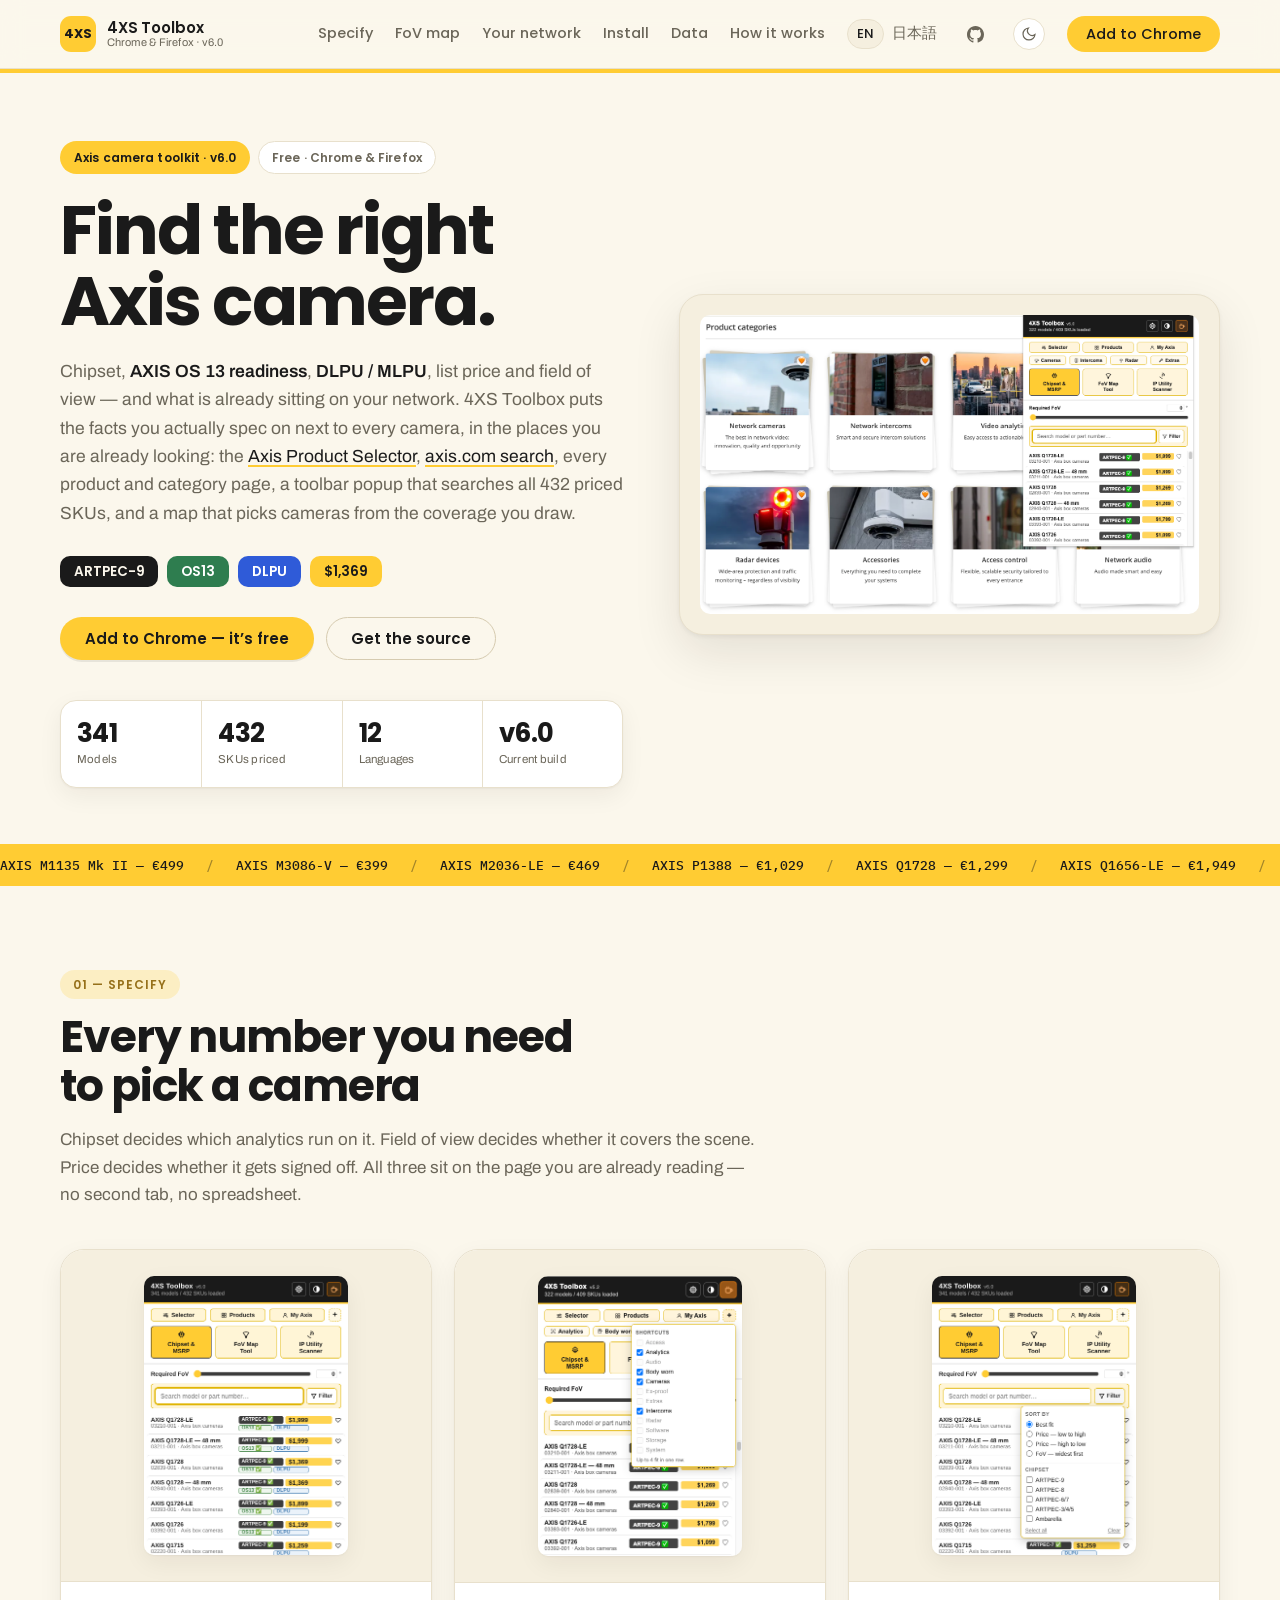
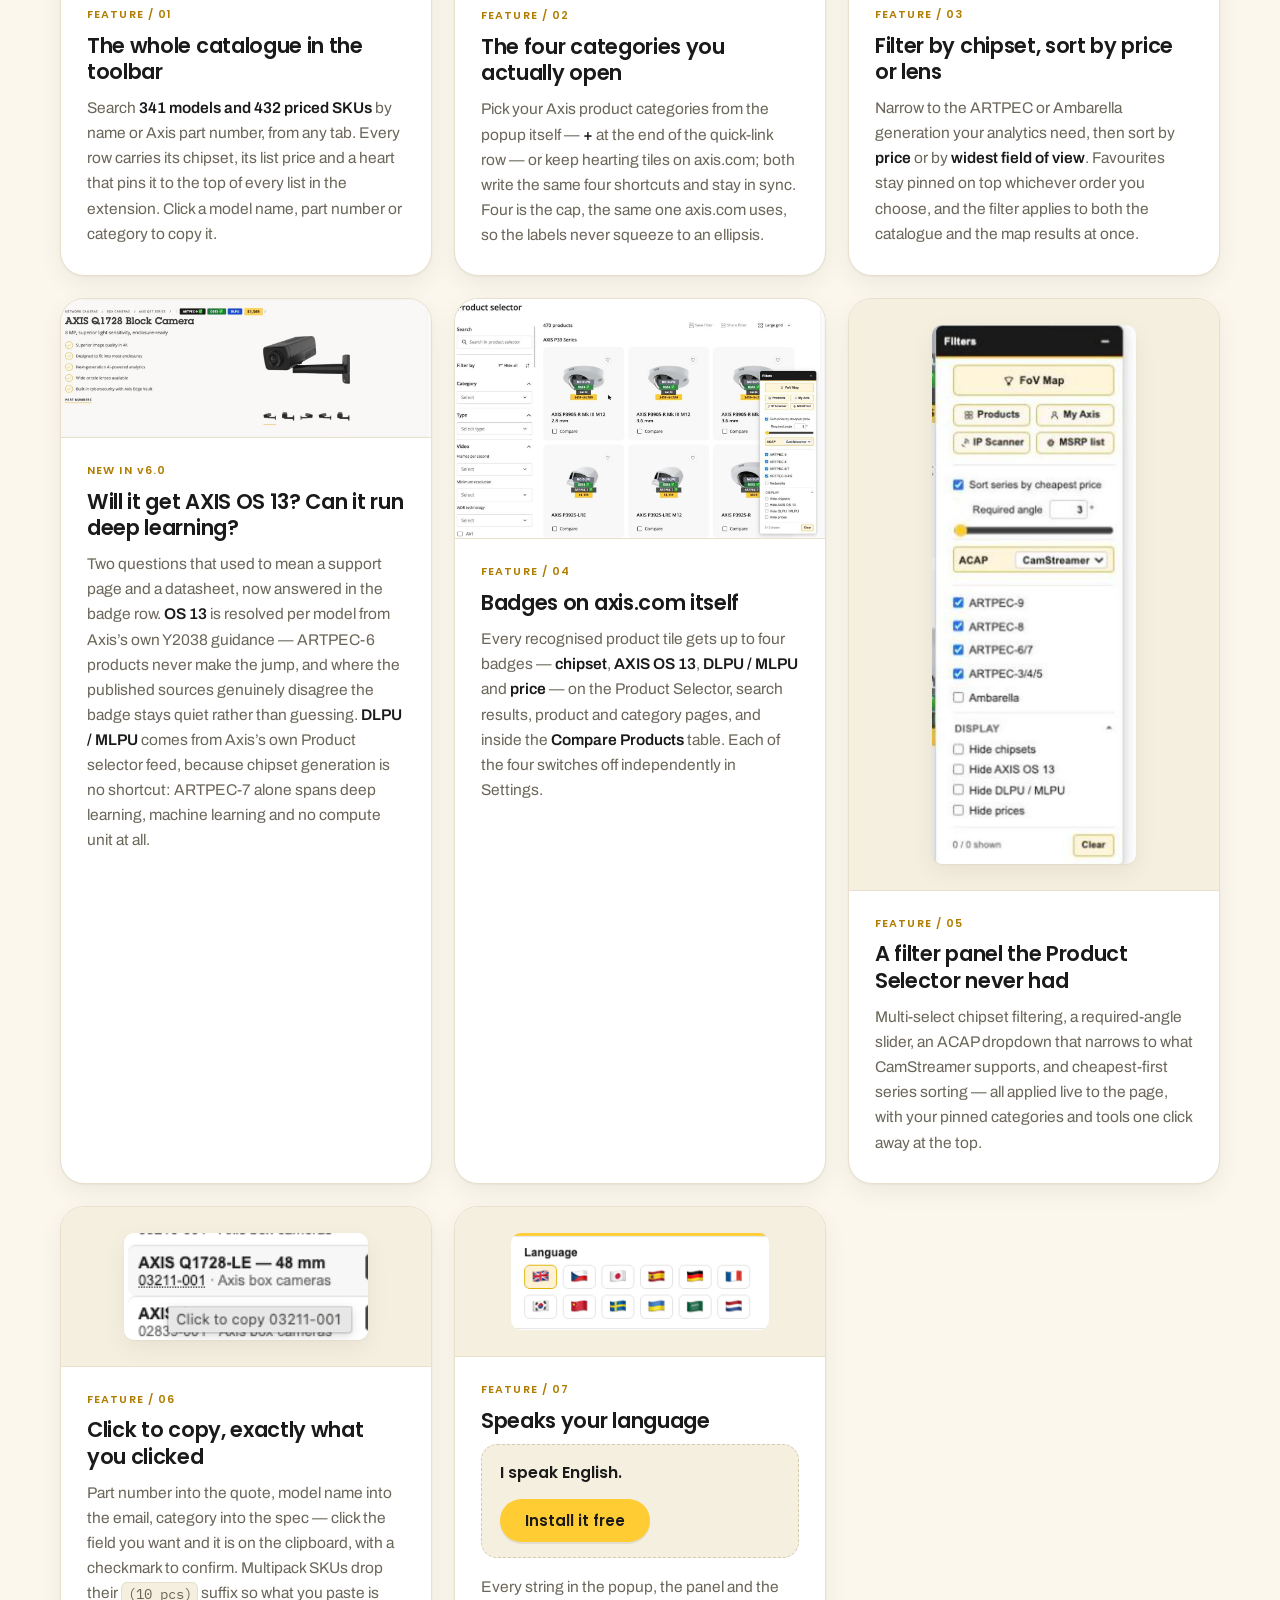
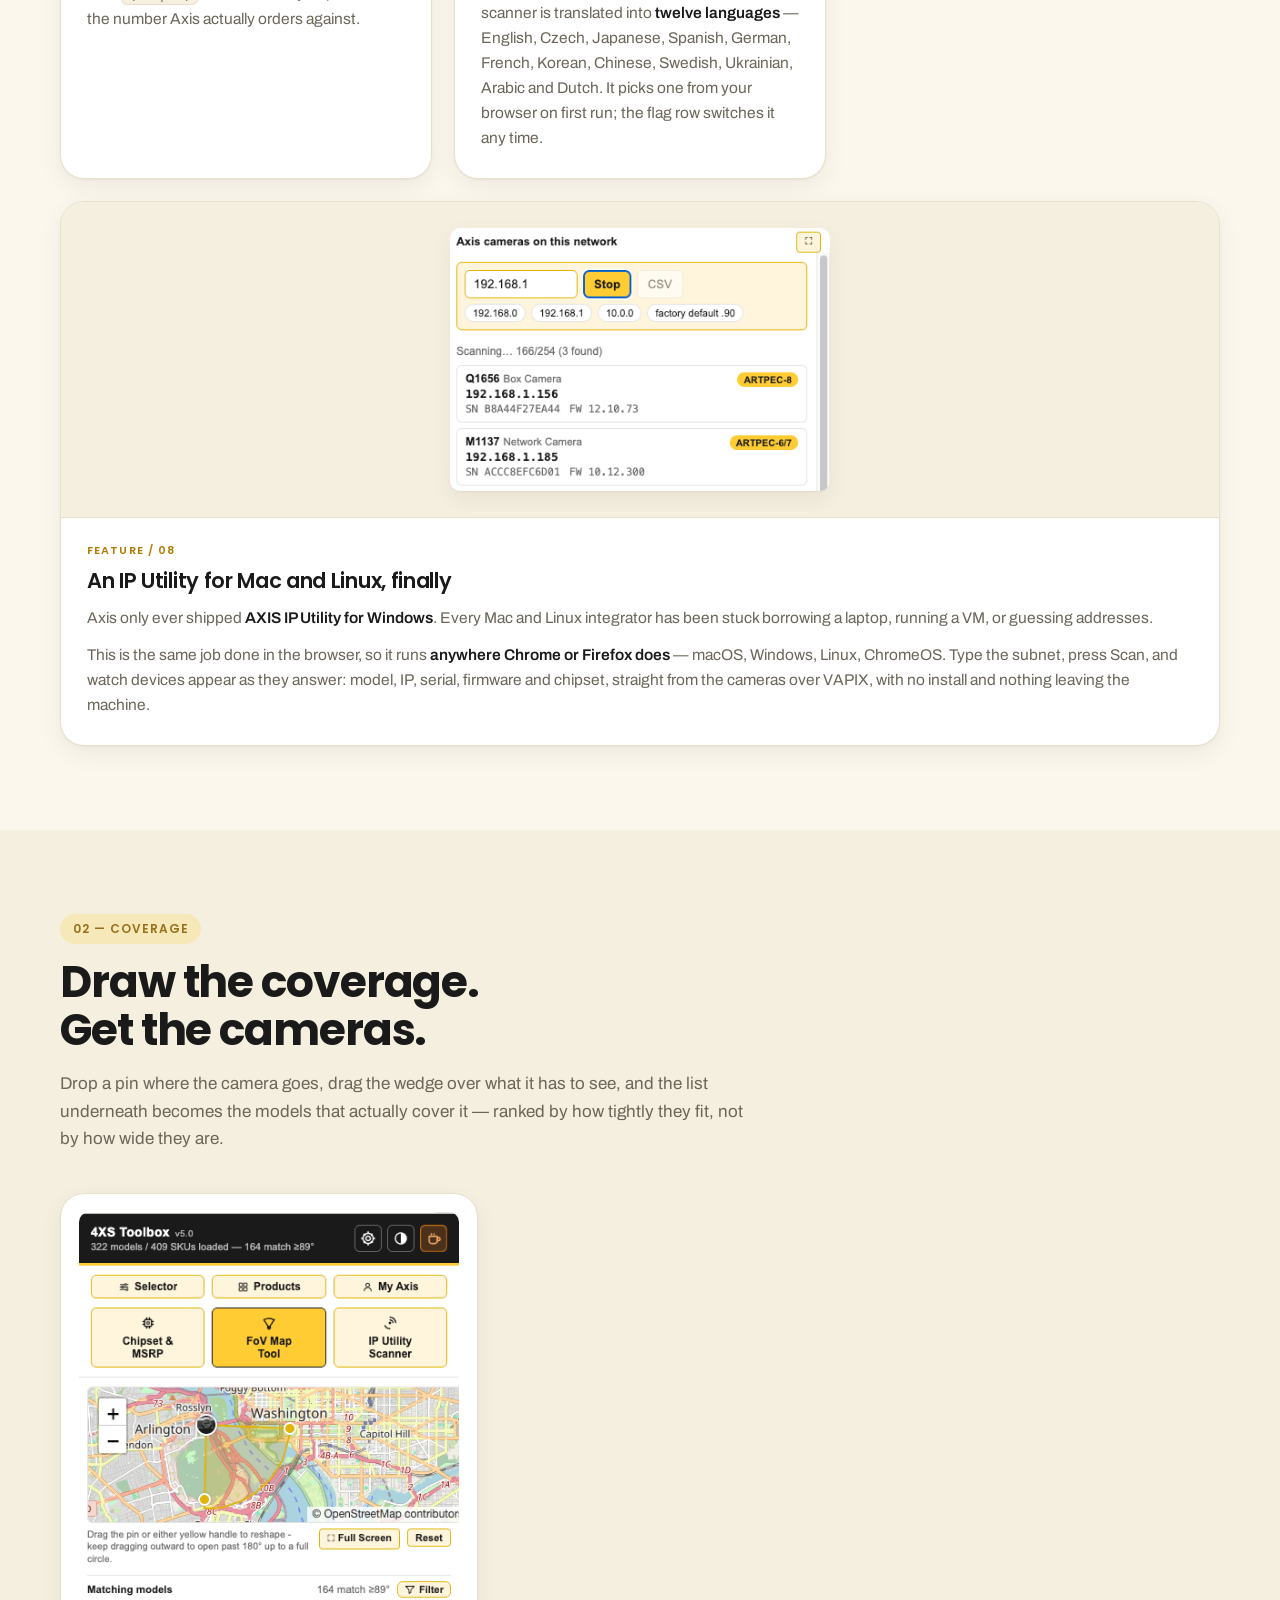
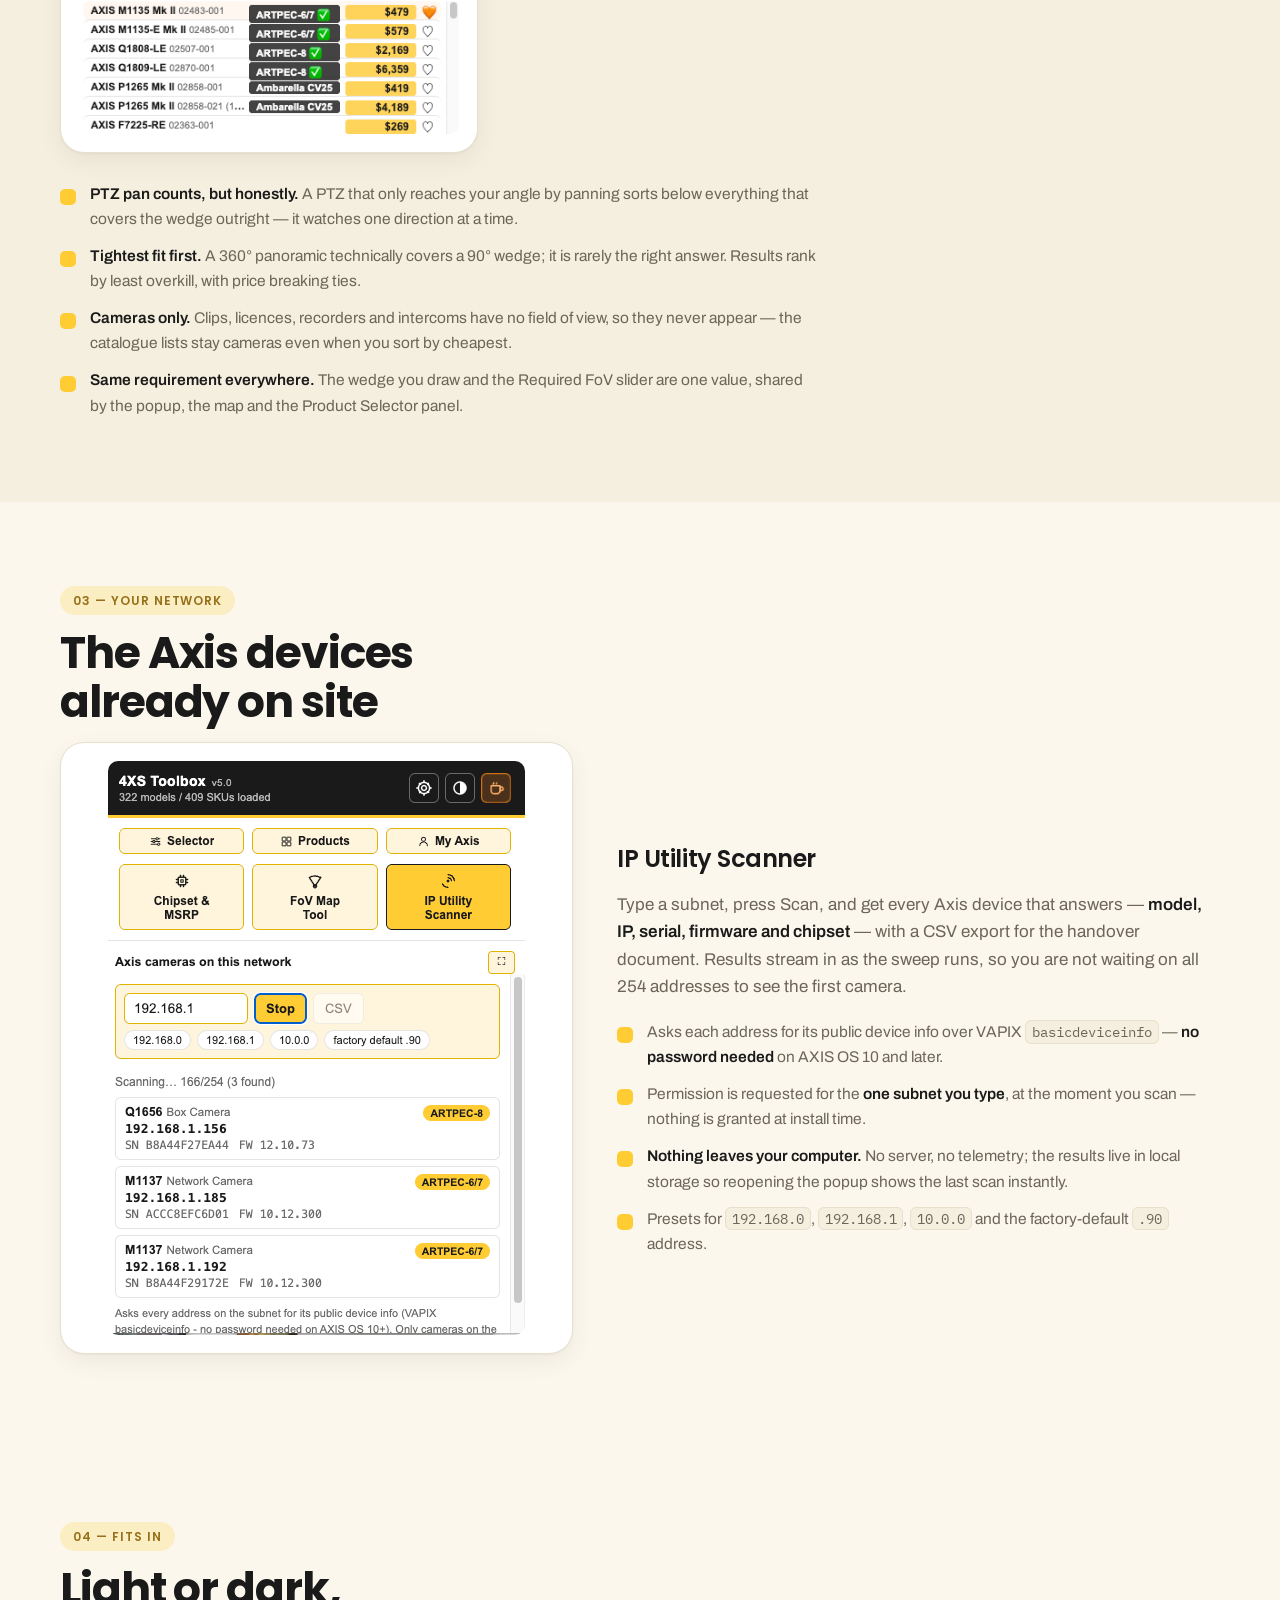
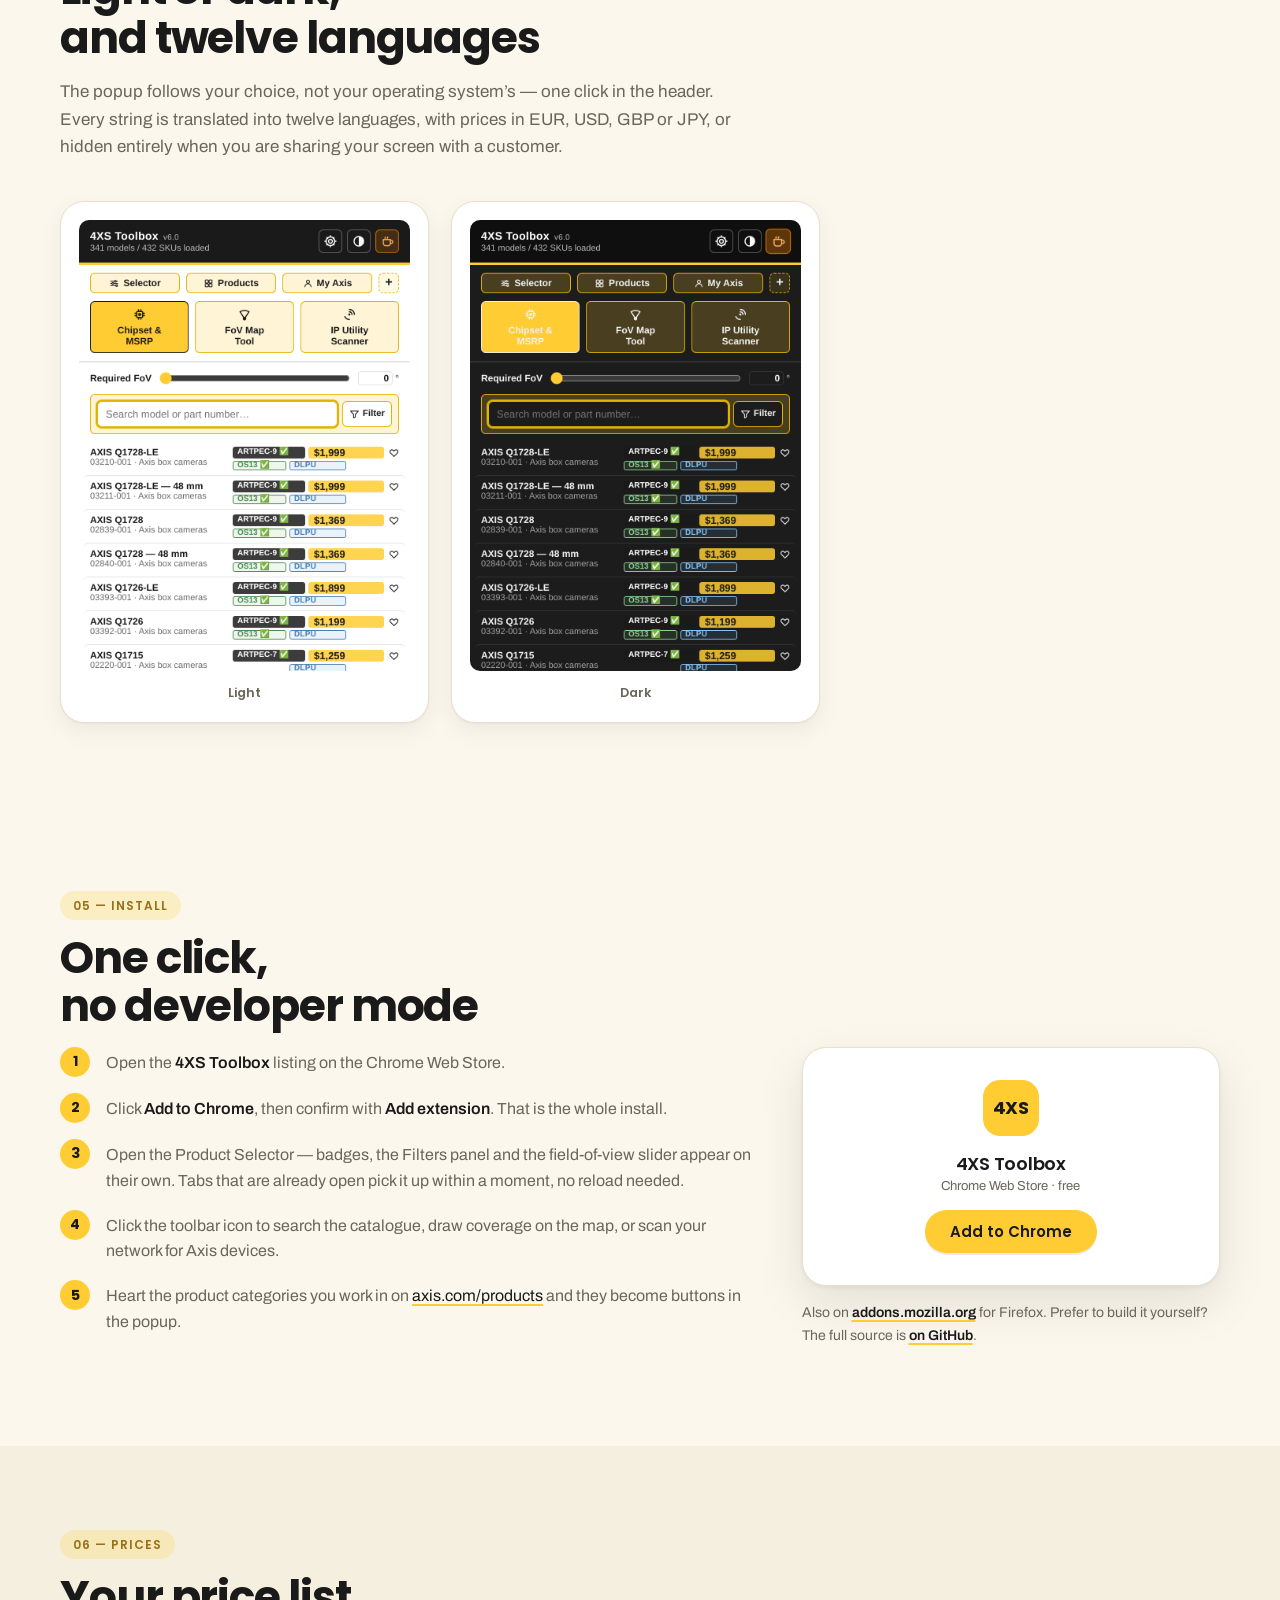
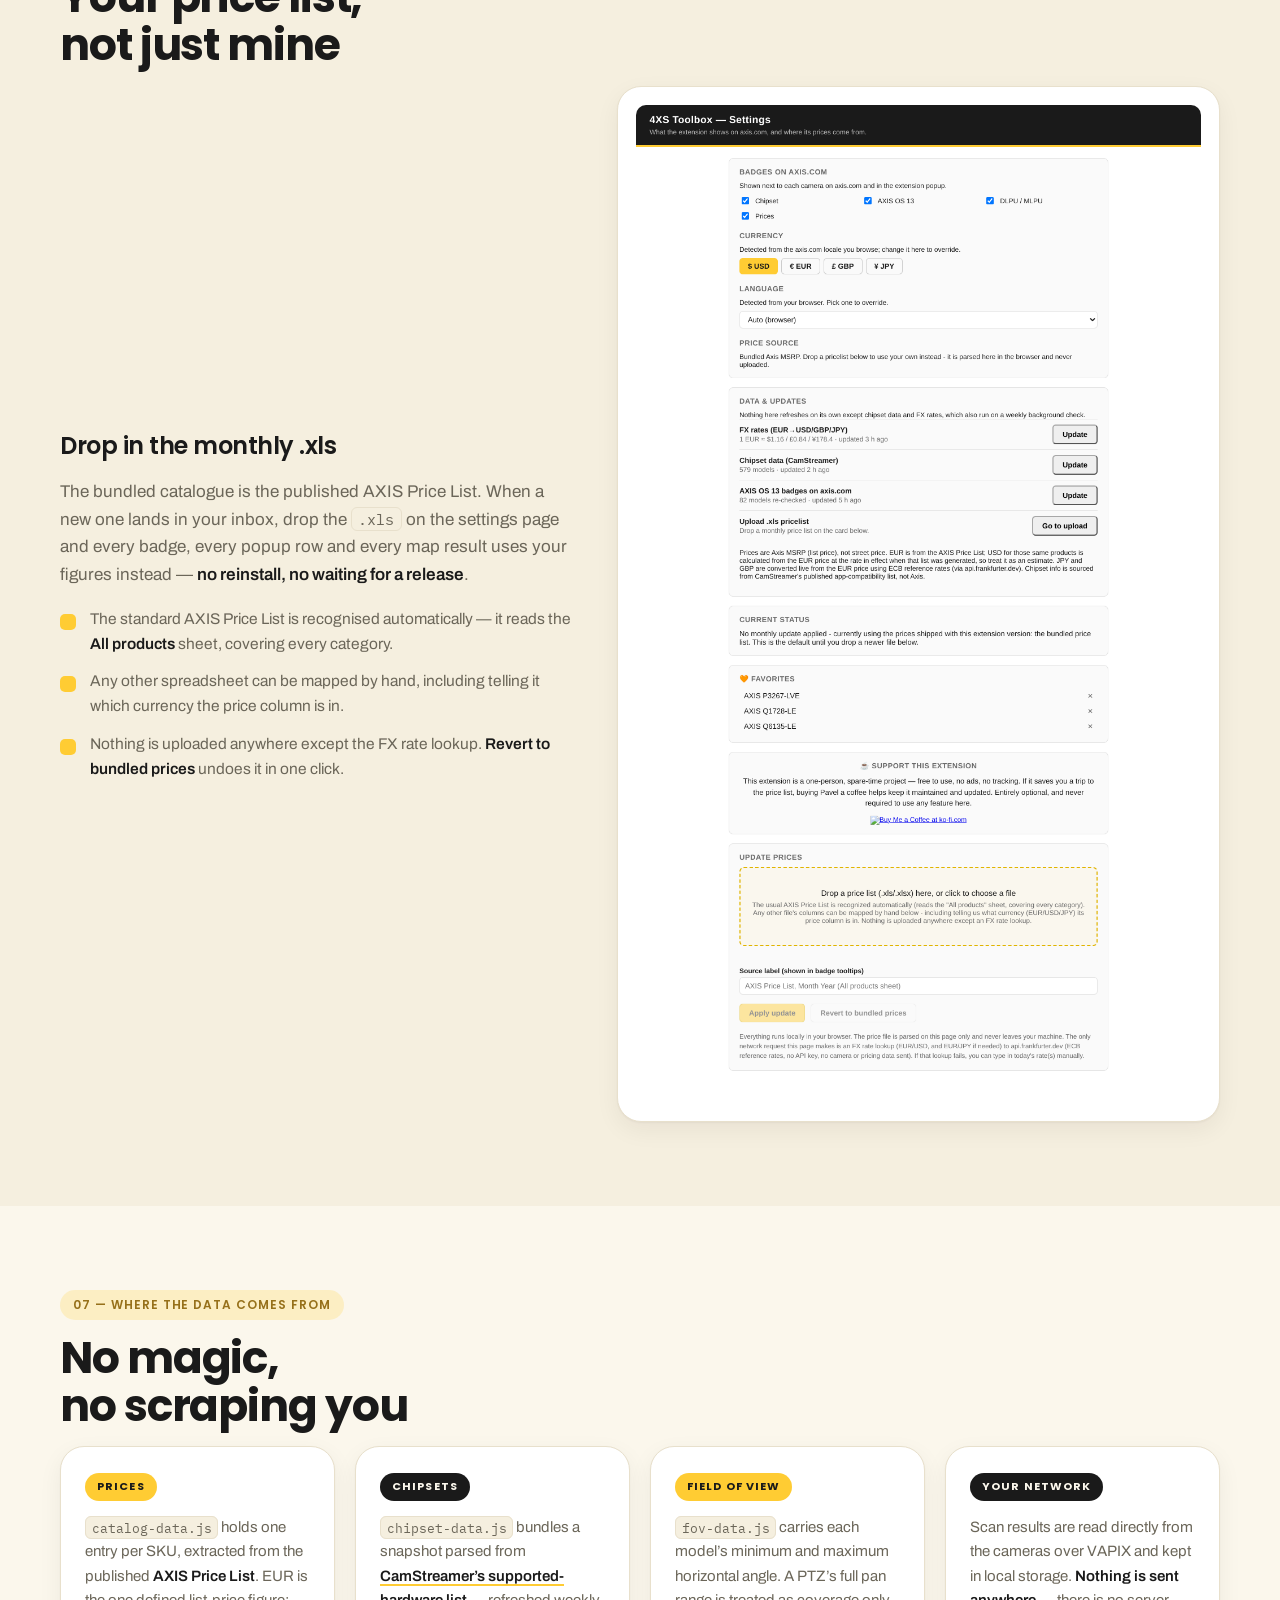
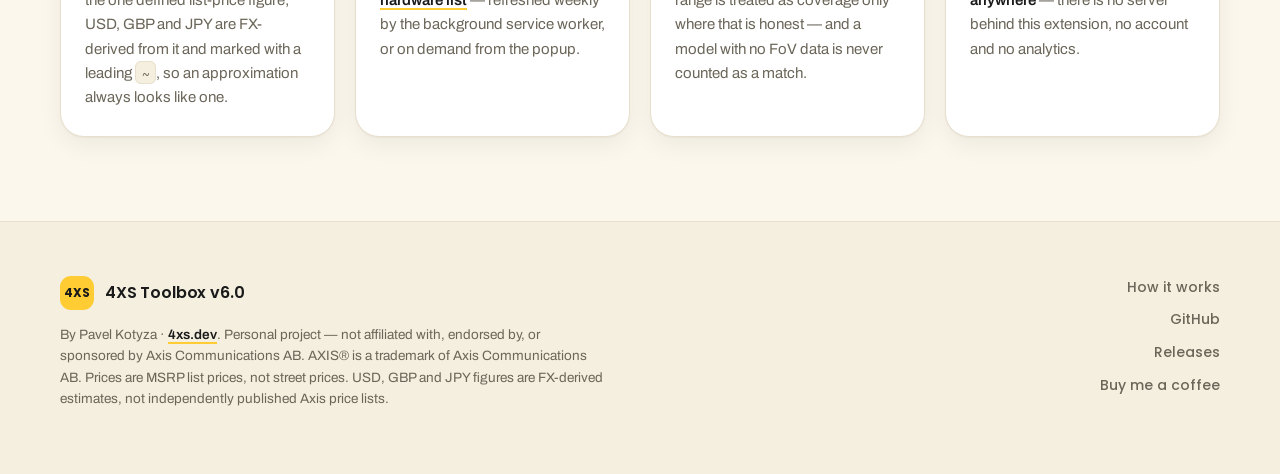
<file: docs/index.html>
<!DOCTYPE html>
<html lang="en">
<head>
<meta charset="UTF-8">
<meta name="viewport" content="width=device-width, initial-scale=1.0">
<title>4XS Toolbox — chipset, AXIS OS 13, DLPU and price for every Axis camera</title>
<meta name="description" content="4XS Toolbox puts chipset, list price and field of view next to every Axis camera — on the Product Selector, axis.com search and product pages. Plus a map tool that picks cameras from the coverage you draw, a scanner that finds the Axis devices already on your network, and pinned shortcuts to the categories you work in. Chrome and Firefox, free.">
<link rel="alternate" hreflang="en" href="index.html">
<link rel="alternate" hreflang="ja" href="index.ja.html">
<script>
  // Applied synchronously, before first paint, so the page never flashes the
  // wrong theme on load. Mirrors the extension's own light/dark toggle:
  // remembers the visitor's choice, otherwise follows the OS preference.
  (function () {
    var KEY = "axis-overlay-docs-theme";
    var stored = null;
    try { stored = localStorage.getItem(KEY); } catch (e) {}
    var theme = stored || (window.matchMedia && window.matchMedia("(prefers-color-scheme: dark)").matches ? "dark" : "light");
    document.documentElement.setAttribute("data-theme", theme);
  })();
</script>
<link rel="preconnect" href="https://fonts.googleapis.com">
<link rel="preconnect" href="https://fonts.gstatic.com" crossorigin>
<link href="https://fonts.googleapis.com/css2?family=Poppins:wght@500;600;700&family=Archivo:wght@400;500;600;700&family=IBM+Plex+Mono:wght@400;500&display=swap" rel="stylesheet">
<style>
/* ---------------------------------------------------------------------------
   4XS Toolbox — docs site
   Visual language taken from the store banner (promo/tile-marquee-1400x560):
   warm cream canvas, Poppins geometric display type, soft rounded cards, and
   the extension's own badge chips (chipset / OS13 / DLPU / price) used as the
   page's recurring motif. Archivo stays for running text — Poppins is a
   display face and reads poorly at paragraph sizes.
   --------------------------------------------------------------------------- */
:root {
  --yellow: #FFCC33;
  --yellow-deep: #B07D00;
  --void-fixed: #1A1A1A; /* always-dark ink for anything sitting on the yellow — constant across themes so the brand mark reads the same either way */

  --bg: #FBF7EC;
  --bg-alt: #F5EFDF;
  --surface: #FFFFFF;
  --surface-2: #FFFDF8;
  --ink: #1A1A1A;
  --mute: #6B6659;
  --border: #E8E0CC;
  --border-strong: #D6CBB0;
  --eyebrow: #96701A;
  --shadow: 0 1px 2px rgba(26,22,10,.04), 0 8px 24px rgba(26,22,10,.06);
  --shadow-lg: 0 2px 4px rgba(26,22,10,.05), 0 18px 48px rgba(26,22,10,.10);

  --chip-os13: #2E7D4F;
  --chip-dlpu: #2F5BD8;

  --r-sm: 10px;
  --r: 16px;
  --r-lg: 24px;
  --r-pill: 999px;

  --display: 'Poppins', 'Archivo', Helvetica, Arial, sans-serif;
  --text: 'Archivo', Helvetica, Arial, sans-serif;
  --mono: 'IBM Plex Mono', ui-monospace, monospace;
}

:root[data-theme="dark"] {
  --bg: #15130F;
  --bg-alt: #1D1A15;
  --surface: #211E18;
  --surface-2: #262219;
  --ink: #F7F3E8;
  --mute: #B5AE9D;
  --border: #322D24;
  --border-strong: #4A4335;
  --eyebrow: var(--yellow);
  --shadow: 0 1px 2px rgba(0,0,0,.3), 0 8px 24px rgba(0,0,0,.28);
  --shadow-lg: 0 2px 4px rgba(0,0,0,.35), 0 18px 48px rgba(0,0,0,.4);
  --chip-os13: #4CAF79;
  --chip-dlpu: #6E90F0;
}

* { box-sizing: border-box; }

html { scroll-behavior: smooth; }

body {
  margin: 0;
  background: var(--bg);
  color: var(--ink);
  font-family: var(--text);
  font-size: 17px;
  line-height: 1.62;
  -webkit-font-smoothing: antialiased;
  overflow-x: hidden;
}

h1, h2, h3, .brand-mark, .footer-mark, .stat-num, .btn, .tag, .eyebrow,
.feature-kicker, .install-cta-mark, .install-cta-name, .source-tag, .nav-links a {
  font-family: var(--display);
}

a { color: inherit; }
img { max-width: 100%; display: block; }

code {
  font-family: var(--mono);
  font-size: .88em;
  background: var(--bg-alt);
  border: 1px solid var(--border);
  border-radius: 6px;
  padding: .12em .42em;
}

.wrap { width: min(1160px, 100% - 48px); margin-inline: auto; }

/* ---------- buttons ---------- */
.btn {
  display: inline-flex;
  align-items: center;
  justify-content: center;
  gap: 8px;
  padding: 13px 24px;
  border-radius: var(--r-pill);
  font-weight: 600;
  font-size: 15px;
  line-height: 1;
  text-decoration: none;
  border: 1.5px solid transparent;
  transition: transform .15s ease, box-shadow .15s ease, background .15s ease;
  white-space: nowrap;
}
.btn-primary { background: var(--yellow); color: var(--void-fixed); box-shadow: 0 2px 0 rgba(0,0,0,.08); }
.btn-primary:hover { transform: translateY(-1px); box-shadow: 0 6px 18px rgba(255,204,51,.45); }
.btn-ghost { background: transparent; color: var(--ink); border-color: var(--border-strong); }
.btn-ghost:hover { background: var(--bg-alt); transform: translateY(-1px); }
.btn-nav { padding: 10px 18px; font-size: 14px; background: var(--yellow); color: var(--void-fixed); }
.btn-nav:hover { transform: translateY(-1px); box-shadow: 0 6px 16px rgba(255,204,51,.4); }

/* ---------- header ---------- */
header {
  position: sticky;
  top: 0;
  z-index: 50;
  background: color-mix(in srgb, var(--bg) 88%, transparent);
  backdrop-filter: saturate(1.4) blur(12px);
  border-bottom: 1px solid var(--border);
}
.nav-inner { display: flex; align-items: center; justify-content: space-between; gap: 20px; min-height: 68px; }
.brand { display: inline-flex; align-items: center; gap: 11px; text-decoration: none; }
.brand-mark {
  display: grid;
  place-items: center;
  width: 36px; height: 36px;
  border-radius: 11px;
  background: var(--yellow);
  color: var(--void-fixed);
  font-weight: 700;
  font-size: 13px;
  letter-spacing: -.02em;
}
.brand-text { display: flex; flex-direction: column; line-height: 1.15; }
.brand-text .t1 { font-family: var(--display); font-weight: 600; font-size: 15px; letter-spacing: -.01em; }
.brand-text .t2 { font-size: 11px; color: var(--mute); letter-spacing: .01em; }

.nav-links { display: flex; align-items: center; gap: 22px; }
.nav-links a { text-decoration: none; font-size: 14.5px; font-weight: 500; color: var(--mute); transition: color .15s ease; }
.nav-links a:hover { color: var(--ink); }
.nav-links .btn-nav { color: var(--void-fixed); }

.lang-switch { display: inline-flex; align-items: center; gap: 8px; white-space: nowrap; font-family: var(--display); font-size: 13px; font-weight: 500; }
.lang-switch .is-current { background: var(--bg-alt); border: 1px solid var(--border); border-radius: var(--r-pill); padding: 3px 9px; }
.lang-sep { display: none; }
.lang-switch a { color: var(--mute); }

.icon-github-link { display: inline-grid; place-items: center; width: 32px; height: 32px; border-radius: var(--r-pill); color: var(--mute); }
.icon-github-link:hover { background: var(--bg-alt); color: var(--ink); }
.icon-github { width: 17px; height: 17px; fill: currentColor; }

.theme-toggle {
  display: inline-grid; place-items: center;
  width: 32px; height: 32px;
  border-radius: var(--r-pill);
  border: 1px solid var(--border);
  background: var(--surface);
  color: var(--mute);
  cursor: pointer;
  padding: 0;
}
.theme-toggle:hover { color: var(--ink); border-color: var(--border-strong); }
.theme-toggle svg { width: 16px; height: 16px; fill: none; stroke: currentColor; stroke-width: 1.8; stroke-linecap: round; }
:root[data-theme="dark"] .icon-moon { display: none; }
:root:not([data-theme="dark"]) .icon-sun { display: none; }

/* ---------- hero ---------- */
.hero { padding: 72px 0 56px; position: relative; }
.hero::before {
  content: "";
  position: absolute; inset: 0 0 auto 0; height: 4px;
  background: var(--yellow);
}
.hero-grid { display: grid; grid-template-columns: minmax(0, 1.02fr) minmax(0, .98fr); gap: 56px; align-items: center; }

.tag-row { display: flex; flex-wrap: wrap; gap: 8px; margin-bottom: 22px; }
.tag {
  font-size: 12px; font-weight: 600; letter-spacing: .01em;
  padding: 6px 13px; border-radius: var(--r-pill);
  background: var(--surface); border: 1px solid var(--border); color: var(--mute);
}
.tag-accent { background: var(--yellow); border-color: transparent; color: var(--void-fixed); }

.hero h1 {
  font-size: clamp(42px, 5.6vw, 68px);
  font-weight: 700;
  line-height: 1.04;
  letter-spacing: -.028em;
  margin: 0 0 20px;
}
#hero-h1b { color: var(--ink); }
:root[data-theme="dark"] #hero-h1b { color: var(--yellow); }

.sub { font-size: 17.5px; color: var(--mute); margin: 0 0 28px; max-width: 58ch; }
.sub strong { color: var(--ink); font-weight: 600; }
.sub a { color: var(--ink); text-decoration-color: var(--yellow); text-decoration-thickness: 2px; text-underline-offset: 3px; }

.badge-strip { display: flex; flex-wrap: wrap; gap: 9px; margin: 0 0 30px; }
.bchip {
  font-family: var(--display);
  font-weight: 600; font-size: 13.5px; line-height: 1;
  padding: 9px 14px;
  border-radius: var(--r-sm);
  letter-spacing: -.005em;
}
.bchip-chipset { background: var(--ink); color: var(--bg); }
.bchip-os13 { background: var(--chip-os13); color: #fff; }
.bchip-dlpu { background: var(--chip-dlpu); color: #fff; }
.bchip-price { background: var(--yellow); color: var(--void-fixed); }

.cta-row { display: flex; flex-wrap: wrap; gap: 12px; margin-bottom: 40px; }

.stat-strip {
  display: grid; grid-template-columns: repeat(4, 1fr);
  background: var(--surface); border: 1px solid var(--border);
  border-radius: var(--r); box-shadow: var(--shadow);
  overflow: hidden;
}
.stat-strip > div { padding: 18px 16px; border-left: 1px solid var(--border); }
.stat-strip > div:first-child { border-left: 0; }
.stat-num { font-size: 26px; font-weight: 700; letter-spacing: -.02em; line-height: 1.1; color: var(--ink); }
:root[data-theme="dark"] .stat-num { color: var(--yellow); }
.stat-label { font-size: 11.5px; color: var(--mute); letter-spacing: .02em; margin-top: 2px; }

.hero-shot {
  margin: 0;
  background: var(--bg-alt);
  border: 1px solid var(--border);
  border-radius: var(--r-lg);
  padding: 20px;
  box-shadow: var(--shadow-lg);
}
.hero-shot img { border-radius: var(--r-sm); }

/* ---------- ticker ---------- */
.ticker {
  background: var(--yellow);
  color: var(--void-fixed);
  overflow: hidden;
  padding: 11px 0;
  font-family: var(--mono);
  font-size: 12.5px;
  font-weight: 500;
}
.ticker-track { display: flex; gap: 22px; white-space: nowrap; width: max-content; animation: slide 46s linear infinite; }
.ticker-track .sep { opacity: .4; }
@keyframes slide { from { transform: translateX(0); } to { transform: translateX(-50%); } }
@media (prefers-reduced-motion: reduce) { .ticker-track { animation: none; } }

/* ---------- section scaffolding ---------- */
section { padding: 84px 0; }
.features, .install { background: var(--bg); }
.fovmap, .updates { background: var(--bg-alt); }
.sorting, .sources { background: var(--bg); }

.eyebrow-row { margin-bottom: 14px; }
.eyebrow {
  display: inline-block;
  font-size: 12px; font-weight: 600; letter-spacing: .08em; text-transform: uppercase;
  color: var(--eyebrow);
  background: color-mix(in srgb, var(--yellow) 22%, transparent);
  border-radius: var(--r-pill);
  padding: 5px 13px;
}
.section-title {
  font-size: clamp(30px, 3.6vw, 44px);
  font-weight: 700; line-height: 1.1; letter-spacing: -.025em;
  margin: 0 0 16px;
}
.section-sub { font-size: 17px; color: var(--mute); max-width: 70ch; margin: 0 0 40px; }

/* ---------- feature cards ---------- */
.feature-grid { display: grid; grid-template-columns: repeat(auto-fit, minmax(330px, 1fr)); gap: 22px; }
.feature-card {
  background: var(--surface);
  border: 1px solid var(--border);
  border-radius: var(--r-lg);
  box-shadow: var(--shadow);
  overflow: hidden;
  display: flex; flex-direction: column;
  transition: transform .2s ease, box-shadow .2s ease;
}
.feature-card:hover { transform: translateY(-3px); box-shadow: var(--shadow-lg); }
.card-wide { grid-column: 1 / -1; }

.feature-figure { margin: 0; background: var(--bg-alt); border-bottom: 1px solid var(--border); }
.feature-figure img { width: 100%; }
.feature-figure-inset { display: grid; place-items: center; padding: 26px 20px; }
.feature-figure-inset img { border-radius: var(--r-sm); box-shadow: var(--shadow); }
.lang-flags { box-shadow: none !important; }

.feature-body { padding: 24px 26px 28px; }
.feature-kicker {
  font-size: 11px; font-weight: 600; letter-spacing: .1em;
  color: var(--yellow-deep); margin-bottom: 9px;
}
:root[data-theme="dark"] .feature-kicker { color: var(--yellow); }
.feature-body h3 { font-size: 21px; font-weight: 600; letter-spacing: -.015em; line-height: 1.25; margin: 0 0 10px; }
.feature-body p { font-size: 15.5px; color: var(--mute); margin: 0 0 12px; }
.feature-body p:last-child { margin-bottom: 0; }
.feature-body strong { color: var(--ink); font-weight: 600; }

.lang-hello {
  display: flex; flex-wrap: wrap; align-items: center; gap: 14px;
  background: var(--bg-alt);
  border: 1px dashed var(--border-strong);
  border-radius: var(--r);
  padding: 15px 18px;
  margin: 0 0 16px;
}
.hello-line { margin: 0 !important; font-family: var(--display); font-weight: 600; font-size: 16px; color: var(--ink) !important; }

/* ---------- fov map ---------- */
.fovmap-shot, .narrow-shot {
  margin: 0;
  background: var(--surface);
  border: 1px solid var(--border);
  border-radius: var(--r-lg);
  padding: 18px;
  box-shadow: var(--shadow);
}
.fovmap-shot img, .narrow-shot img { border-radius: var(--r-sm); margin-inline: auto; }

.spec-list { list-style: none; padding: 0; margin: 0; display: grid; gap: 12px; }
.spec-list li {
  position: relative;
  padding-left: 30px;
  font-size: 15.5px;
  color: var(--mute);
}
.spec-list li::before {
  content: "";
  position: absolute; left: 0; top: .52em;
  width: 16px; height: 16px;
  border-radius: 5px;
  background: var(--yellow);
}
.spec-list strong { color: var(--ink); font-weight: 600; }

/* ---------- two-column tool rows ---------- */
.tool-row { display: grid; grid-template-columns: minmax(0, .92fr) minmax(0, 1.08fr); gap: 44px; align-items: center; }
.tool-row.flip .tool-copy { order: -1; }
.tool-row figure { margin: 0; background: var(--surface); border: 1px solid var(--border); border-radius: var(--r-lg); padding: 18px; box-shadow: var(--shadow); }
.tool-row figure img { border-radius: var(--r-sm); margin-inline: auto; }
.tool-copy h3 { font-size: 24px; font-weight: 600; letter-spacing: -.02em; margin: 0 0 12px; }
.tool-copy p { color: var(--mute); margin: 0 0 18px; }
.tool-copy strong { color: var(--ink); font-weight: 600; }

/* ---------- light / dark pair ---------- */
.shot-pair { display: grid; grid-template-columns: 1fr 1fr; gap: 22px; }
.shot-pair figure { margin: 0; background: var(--surface); border: 1px solid var(--border); border-radius: var(--r-lg); padding: 18px; box-shadow: var(--shadow); }
.shot-pair img { border-radius: var(--r-sm); }
.shot-pair figcaption { font-family: var(--display); font-size: 12.5px; font-weight: 600; color: var(--mute); text-align: center; margin-top: 12px; }

/* ---------- install ---------- */
.install-grid { display: grid; grid-template-columns: minmax(0, 1.25fr) minmax(0, .75fr); gap: 44px; align-items: start; }
.steps { list-style: none; padding: 0; margin: 0; display: grid; gap: 16px; counter-reset: s; }
.steps li { display: flex; gap: 16px; align-items: flex-start; }
.step-num {
  flex: 0 0 auto;
  display: grid; place-items: center;
  width: 30px; height: 30px;
  border-radius: var(--r-pill);
  background: var(--yellow); color: var(--void-fixed);
  font-family: var(--display); font-weight: 700; font-size: 14px;
}
.step-text { font-size: 16px; color: var(--mute); padding-top: 3px; }
.step-text strong { color: var(--ink); font-weight: 600; }
.step-text a { color: var(--ink); text-decoration-color: var(--yellow); text-decoration-thickness: 2px; text-underline-offset: 3px; }

.install-cta {
  display: grid; justify-items: center; gap: 14px;
  background: var(--surface);
  border: 1px solid var(--border);
  border-radius: var(--r-lg);
  box-shadow: var(--shadow-lg);
  padding: 32px 26px;
  text-align: center;
}
.install-cta-mark {
  display: grid; place-items: center;
  width: 56px; height: 56px;
  border-radius: 17px;
  background: var(--yellow); color: var(--void-fixed);
  font-weight: 700; font-size: 18px; letter-spacing: -.02em;
}
.install-cta-meta { font-size: 13px; color: var(--mute); line-height: 1.5; }
.install-cta-name { font-size: 18px; font-weight: 600; color: var(--ink); letter-spacing: -.015em; }
.install-cta-note { font-size: 14px; color: var(--mute); }
.install-cta-note a { color: var(--ink); text-decoration-color: var(--yellow); text-decoration-thickness: 2px; text-underline-offset: 3px; }

/* ---------- sources ---------- */
.sources-grid { display: grid; grid-template-columns: repeat(auto-fit, minmax(270px, 1fr)); gap: 20px; }
.source-card {
  background: var(--surface);
  border: 1px solid var(--border);
  border-radius: var(--r-lg);
  box-shadow: var(--shadow);
  padding: 24px 24px 26px;
}
.source-card p { font-size: 15px; color: var(--mute); margin: 0; }
.source-card strong { color: var(--ink); font-weight: 600; }
.source-card a { color: var(--ink); text-decoration-color: var(--yellow); text-decoration-thickness: 2px; text-underline-offset: 3px; }
.source-tag {
  display: inline-block;
  font-size: 11px; font-weight: 700; letter-spacing: .1em;
  border-radius: var(--r-pill);
  padding: 5px 12px;
  margin-bottom: 14px;
}
.source-tag.light { background: var(--yellow); color: var(--void-fixed); }
.source-tag.dark { background: var(--ink); color: var(--bg); }

/* ---------- footer ---------- */
footer { background: var(--bg-alt); border-top: 1px solid var(--border); padding: 54px 0 64px; }
.footer-inner { display: grid; grid-template-columns: minmax(0, 1fr) auto; gap: 40px; align-items: start; }
.footer-brand-row { display: flex; align-items: center; gap: 11px; margin-bottom: 14px; }
.footer-mark {
  display: grid; place-items: center;
  width: 34px; height: 34px;
  border-radius: 11px;
  background: var(--yellow); color: var(--void-fixed);
  font-weight: 700; font-size: 12px; letter-spacing: -.02em;
}
.footer-brand .name { font-family: var(--display); font-weight: 600; font-size: 16px; letter-spacing: -.01em; }
.footer-brand p { font-size: 13.5px; color: var(--mute); margin: 0; max-width: 68ch; line-height: 1.6; }
.footer-brand a { color: var(--ink); text-decoration-color: var(--yellow); text-decoration-thickness: 2px; text-underline-offset: 3px; }
.footer-links { display: grid; gap: 10px; justify-items: end; }
.footer-links a { font-family: var(--display); font-size: 14px; font-weight: 500; color: var(--mute); text-decoration: none; }
.footer-links a:hover { color: var(--ink); }

/* ---------- responsive ---------- */
@media (max-width: 1150px) {
  .hero-grid { grid-template-columns: 1fr; gap: 40px; }
  .tool-row, .tool-row.flip { grid-template-columns: 1fr; gap: 28px; }
  .tool-row.flip .tool-copy { order: 0; }
  .install-grid { grid-template-columns: 1fr; gap: 32px; }
  .nav-links a:not(.btn-nav):not(.icon-github-link) { display: none; }
  .nav-links .lang-switch { display: none; }
}
@media (max-width: 720px) {
  .wrap { width: min(1160px, 100% - 32px); }
  body { font-size: 16px; }
  section { padding: 56px 0; }
  .hero { padding: 48px 0 40px; }
  .stat-strip { grid-template-columns: 1fr 1fr; }
  .stat-strip > div:nth-child(3) { border-left: 0; }
  .stat-strip > div:nth-child(n+3) { border-top: 1px solid var(--border); }
  .shot-pair { grid-template-columns: 1fr; }
  .footer-inner { grid-template-columns: 1fr; }
  .footer-links { justify-items: start; grid-auto-flow: column; grid-auto-columns: max-content; gap: 18px; flex-wrap: wrap; }
  .hero-shot { padding: 14px; }
  .feature-body { padding: 20px 20px 24px; }
}
@media (max-width: 560px) {
  .brand-text { display: none; }
  .btn-nav { padding: 9px 14px; font-size: 13px; }
  .nav-links { gap: 12px; }
}
@media (max-width: 420px) {
  .footer-links { grid-auto-flow: row; }
  .btn { width: 100%; }
  .cta-row { gap: 10px; }
}
</style>
</head>
<body>

<header>
  <div class="wrap nav-inner">
    <a class="brand" href="#top">
      <span class="brand-mark">4XS</span>
      <span class="brand-text">
        <span class="t1">4XS Toolbox</span>
        <span class="t2">Chrome &amp; Firefox · v6.0</span>
      </span>
    </a>
    <nav class="nav-links">
      <a href="#specify">Specify</a>
      <a href="#fovmap">FoV map</a>
      <a href="#network">Your network</a>
      <a href="#install">Install</a>
      <a href="#sources">Data</a>
      <a href="workflow-visualizer/">How it works</a>
      <span class="lang-switch">
        <span class="is-current">EN</span>
        <span class="lang-sep"></span>
        <a href="index.ja.html" hreflang="ja">日本語</a>
      </span>
      <a class="icon-github-link" href="https://github.com/kotyzap/4XS-Toolbox" target="_blank" rel="noopener" aria-label="GitHub">
        <svg class="icon-github" viewBox="0 0 16 16" aria-hidden="true"><path d="M8 0C3.58 0 0 3.58 0 8c0 3.54 2.29 6.53 5.47 7.59.4.07.55-.17.55-.38 0-.19-.01-.82-.01-1.49-2.01.37-2.53-.49-2.69-.94-.09-.23-.48-.94-.82-1.13-.28-.15-.68-.52-.01-.53.63-.01 1.08.58 1.23.82.72 1.21 1.87.87 2.33.66.07-.52.28-.87.51-1.07-1.78-.2-3.64-.89-3.64-3.95 0-.87.31-1.59.82-2.15-.08-.2-.36-1.02.08-2.12 0 0 .67-.21 2.2.82.64-.18 1.32-.27 2-.27s1.36.09 2 .27c1.53-1.04 2.2-.82 2.2-.82.44 1.1.16 1.92.08 2.12.51.56.82 1.27.82 2.15 0 3.07-1.87 3.75-3.65 3.95.29.25.54.73.54 1.48 0 1.07-.01 1.93-.01 2.2 0 .21.15.46.55.38A8.01 8.01 0 0 0 16 8c0-4.42-3.58-8-8-8Z"/></svg>
      </a>
      <button class="theme-toggle" id="theme-toggle" type="button" aria-label="Toggle dark mode">
        <svg class="icon-moon" viewBox="0 0 24 24" aria-hidden="true"><path d="M21 12.8A9 9 0 1 1 11.2 3a7 7 0 0 0 9.8 9.8Z"/></svg>
        <svg class="icon-sun" viewBox="0 0 24 24" aria-hidden="true"><circle cx="12" cy="12" r="4"/><path d="M12 2v2M12 20v2M4.9 4.9l1.4 1.4M17.7 17.7l1.4 1.4M2 12h2M20 12h2M4.9 19.1l1.4-1.4M17.7 6.3l1.4-1.4"/></svg>
      </button>
      <a class="btn btn-nav" href="https://chromewebstore.google.com/detail/4xs-toolbox/gnegcekipfaapeboifcejnjmfemfigpl" target="_blank" rel="noopener">Add to Chrome</a>
    </nav>
  </div>
</header>

<section class="hero" id="top">
  <div class="wrap">
    <div class="hero-grid">
      <div class="hero-copy">
        <div class="tag-row">
          <span class="tag tag-accent">Axis camera toolkit · v6.0</span>
          <span class="tag">Free · Chrome &amp; Firefox</span>
        </div>
        <h1><span id="hero-h1a">Find the right</span><br><span id="hero-h1b">Axis camera.</span></h1>
        <p class="sub" id="hero-sub">Chipset, <strong>AXIS OS 13 readiness</strong>, <strong>DLPU / MLPU</strong>, list price and field of view — and what is already sitting on your network. 4XS Toolbox puts the facts you actually spec on next to every camera, in the places you are already looking: the <a href="https://www.axis.com/support/tools/product-selector" target="_blank" rel="noopener">Axis Product Selector</a>, <a href="https://www.axis.com/search" target="_blank" rel="noopener">axis.com search</a>, every product and category page, a toolbar popup that searches all 432 priced SKUs, and a map that picks cameras from the coverage you draw.</p>
        <div class="badge-strip" aria-hidden="true">
          <span class="bchip bchip-chipset">ARTPEC-9</span>
          <span class="bchip bchip-os13">OS13</span>
          <span class="bchip bchip-dlpu">DLPU</span>
          <span class="bchip bchip-price">$1,369</span>
        </div>
        <div class="cta-row">
          <a class="btn btn-primary" id="hero-cta1" href="https://chromewebstore.google.com/detail/4xs-toolbox/gnegcekipfaapeboifcejnjmfemfigpl" target="_blank" rel="noopener">Add to Chrome — it&rsquo;s free</a>
          <a class="btn btn-ghost" id="hero-cta2" href="https://github.com/kotyzap/4XS-Toolbox" target="_blank" rel="noopener">Get the source</a>
        </div>
        <div class="stat-strip">
          <div><div class="stat-num">341</div><div class="stat-label">Models</div></div>
          <div><div class="stat-num">432</div><div class="stat-label">SKUs priced</div></div>
          <div><div class="stat-num">12</div><div class="stat-label">Languages</div></div>
          <div><div class="stat-num">v6.0</div><div class="stat-label">Current build</div></div>
        </div>
      </div>
      <figure class="hero-shot">
        <img src="img/popup-v5-quick-links.png" alt="The 4XS Toolbox popup open over the axis.com Product categories page: quick links to Selector, Products and My Axis, a row of pinned category buttons (Cameras, Intercoms, Radar, Extras), three tabs for Chipset &amp; MSRP, FoV Map Tool and IP Utility Scanner, a Required FoV slider, a search box with a Filter button, and AXIS Q17 results carrying ARTPEC-9 chipset badges and price badges">
      </figure>
    </div>
  </div>
</section>

<div class="ticker">
  <div class="ticker-track">
    <span>AXIS M1135 Mk II — €499</span><span class="sep">/</span>
    <span>AXIS M3086-V — €399</span><span class="sep">/</span>
    <span>AXIS M2036-LE — €469</span><span class="sep">/</span>
    <span>AXIS P1388 — €1,029</span><span class="sep">/</span>
    <span>AXIS Q1728 — €1,299</span><span class="sep">/</span>
    <span>AXIS Q1656-LE — €1,949</span><span class="sep">/</span>
    <span>AXIS Q1686-DLE — €4,229</span><span class="sep">/</span>
    <span>AXIS M1135 Mk II — €499</span><span class="sep">/</span>
    <span>AXIS M3086-V — €399</span><span class="sep">/</span>
    <span>AXIS M2036-LE — €469</span><span class="sep">/</span>
    <span>AXIS P1388 — €1,029</span><span class="sep">/</span>
    <span>AXIS Q1728 — €1,299</span><span class="sep">/</span>
    <span>AXIS Q1656-LE — €1,949</span><span class="sep">/</span>
    <span>AXIS Q1686-DLE — €4,229</span><span class="sep">/</span>
  </div>
</div>

<section class="features" id="specify">
  <div class="wrap">
    <div class="eyebrow-row"><span class="eyebrow">01 — Specify</span></div>
    <h2 class="section-title">Every number you need<br>to pick a camera</h2>
    <p class="section-sub">Chipset decides which analytics run on it. Field of view decides whether it covers the scene. Price decides whether it gets signed off. All three sit on the page you are already reading — no second tab, no spreadsheet.</p>

    <div class="feature-grid">
      <div class="feature-card">
        <figure class="feature-figure feature-figure-inset">
          <img src="img/v6-popup-catalogue-light.png" alt="The 4XS Toolbox popup Chipset and MSRP tab: a Required FoV slider, a search field with a Filter button, and rows for AXIS Q1728-LE, Q1728, Q1726-LE and Q1726 — each with its part number, an ARTPEC-9 chipset badge with a CamStreamer checkmark, a yellow price badge and a favourite heart" style="width: 62%; max-width: 340px;">
        </figure>
        <div class="feature-body">
          <div class="feature-kicker">FEATURE / 01</div>
          <h3>The whole catalogue in the toolbar</h3>
          <p>Search <strong>341 models and 432 priced SKUs</strong> by name or Axis part number, from any tab. Every row carries its chipset, its list price and a heart that pins it to the top of every list in the extension. Click a model name, part number or category to copy it.</p>
        </div>
      </div>

      <div class="feature-card">
        <figure class="feature-figure feature-figure-inset">
          <img src="img/v5-2-shortcuts-picker.png" alt="The 4XS Toolbox popup with the Shortcuts panel open: a checkbox list of Axis product categories with Analytics, Body worn, Cameras and Intercoms ticked, the remaining categories greyed out, and a note reading &quot;Up to 4 fit in one row&quot;" style="width: 62%; max-width: 330px;">
        </figure>
        <div class="feature-body">
          <div class="feature-kicker">FEATURE / 02</div>
          <h3>The four categories you actually open</h3>
          <p>Pick your Axis product categories from the popup itself — <strong>+</strong> at the end of the quick-link row — or keep hearting tiles on axis.com; both write the same four shortcuts and stay in sync. Four is the cap, the same one axis.com uses, so the labels never squeeze to an ellipsis.</p>
        </div>
      </div>

      <div class="feature-card">
        <figure class="feature-figure feature-figure-inset">
          <img src="img/v6-popup-filter.png" alt="The popup with the Filter popover open: sort options for Best fit, Price low to high, Price high to low and FoV widest first, plus chipset checkboxes for ARTPEC-9, ARTPEC-8, ARTPEC-6/7, ARTPEC-3/4/5 and Ambarella, with ARTPEC-8 ticked and the results list behind narrowed to ARTPEC-8 cameras" style="width: 62%; max-width: 340px;">
        </figure>
        <div class="feature-body">
          <div class="feature-kicker">FEATURE / 03</div>
          <h3>Filter by chipset, sort by price or lens</h3>
          <p>Narrow to the ARTPEC or Ambarella generation your analytics need, then sort by <strong>price</strong> or by <strong>widest field of view</strong>. Favourites stay pinned on top whichever order you choose, and the filter applies to both the catalogue and the map results at once.</p>
        </div>
      </div>

      <div class="feature-card">
        <figure class="feature-figure">
          <img src="img/v6-axis-product.png" alt="The AXIS Q1728 Block Camera product page on axis.com with four badges inline in the breadcrumb: a black ARTPEC-9 badge with a checkmark, a green OS13 badge with a checkmark, a blue DLPU badge and a yellow $1,369 price badge">
        </figure>
        <div class="feature-body">
          <div class="feature-kicker">NEW IN v6.0</div>
          <h3>Will it get AXIS OS 13? Can it run deep learning?</h3>
          <p>Two questions that used to mean a support page and a datasheet, now answered in the badge row. <strong>OS 13</strong> is resolved per model from Axis&rsquo;s own Y2038 guidance — ARTPEC-6 products never make the jump, and where the published sources genuinely disagree the badge stays quiet rather than guessing. <strong>DLPU / MLPU</strong> comes from Axis&rsquo;s own Product selector feed, because chipset generation is no shortcut: ARTPEC-7 alone spans deep learning, machine learning and no compute unit at all.</p>
        </div>
      </div>

      <div class="feature-card">
        <figure class="feature-figure">
          <img src="img/v6-axis-selector.png" alt="The Axis Product selector with 470 products, every card carrying a stack of badges — NO DLPU, OS13 with a checkmark, the chipset and a yellow price badge — and the 4XS Toolbox Filters panel docked at the right with FoV Map, Products, My Axis, IP Scanner and MSRP list buttons, chipset checkboxes and toggles to hide chipsets, AXIS OS 13, DLPU/MLPU or prices">
        </figure>
        <div class="feature-body">
          <div class="feature-kicker">FEATURE / 04</div>
          <h3>Badges on axis.com itself</h3>
          <p>Every recognised product tile gets up to four badges — <strong>chipset</strong>, <strong>AXIS OS 13</strong>, <strong>DLPU / MLPU</strong> and <strong>price</strong> — on the Product Selector, search results, product and category pages, and inside the <strong>Compare Products</strong> table. Each of the four switches off independently in Settings.</p>
        </div>
      </div>

      <div class="feature-card">
        <figure class="feature-figure feature-figure-inset">
          <img src="img/v6-selector-panel.png" alt="The Filters panel injected into the Axis Product Selector: a FoV Map button, quick links to Products, My Axis, IP Scanner and MSRP list, a sort-by-cheapest checkbox, a Required angle slider, an ACAP dropdown set to CamStreamer, chipset checkboxes, and a Display section with toggles to hide chipsets, AXIS OS 13, DLPU/MLPU or prices" style="width: 62%; max-width: 250px;">
        </figure>
        <div class="feature-body">
          <div class="feature-kicker">FEATURE / 05</div>
          <h3>A filter panel the Product Selector never had</h3>
          <p>Multi-select chipset filtering, a required-angle slider, an ACAP dropdown that narrows to what CamStreamer supports, and cheapest-first series sorting — all applied live to the page, with your pinned categories and tools one click away at the top.</p>
        </div>
      </div>

      <div class="feature-card">
        <figure class="feature-figure feature-figure-inset">
          <img src="img/v5-click-to-copy.png" alt="A catalogue row for AXIS Q1728-LE — 48 mm with the part number 03211-001 underlined, and a tooltip reading &quot;Click to copy 03211-001&quot;" style="width: 74%; max-width: 300px;">
        </figure>
        <div class="feature-body">
          <div class="feature-kicker">FEATURE / 06</div>
          <h3>Click to copy, exactly what you clicked</h3>
          <p>Part number into the quote, model name into the email, category into the spec — click the field you want and it is on the clipboard, with a checkmark to confirm. Multipack SKUs drop their <code>(10 pcs)</code> suffix so what you paste is the number Axis actually orders against.</p>
        </div>
      </div>

      <div class="feature-card">
        <figure class="feature-figure feature-figure-inset">
          <img class="lang-flags" src="img/v5-languages.png" alt="The popup&rsquo;s language row: twelve flags — English, Czech, Japanese, Spanish, German, French, Korean, Chinese, Swedish, Ukrainian, Arabic and Dutch — with English currently selected" style="width: 78%; max-width: 274px;">
        </figure>
        <div class="feature-body">
          <div class="feature-kicker">FEATURE / 07</div>
          <h3>Speaks your language</h3>
          <div class="lang-hello" id="lang-hello" hidden>
            <p class="hello-line" id="lang-hello-line"></p>
            <a class="btn btn-primary" id="lang-hello-cta" href="https://chromewebstore.google.com/detail/4xs-toolbox/gnegcekipfaapeboifcejnjmfemfigpl" target="_blank" rel="noopener"></a>
          </div>
          <p>Every string in the popup, the panel and the scanner is translated into <strong>twelve languages</strong> — English, Czech, Japanese, Spanish, German, French, Korean, Chinese, Swedish, Ukrainian, Arabic and Dutch. It picks one from your browser on first run; the flag row switches it any time.</p>
        </div>
      </div>

      <div class="feature-card card-wide">
        <figure class="feature-figure feature-figure-inset">
          <img src="img/v5-scanner-crop.png" alt="The IP Utility Scanner mid-scan: the subnet field set to 192.168.1 with a Stop button, a status line reading &quot;Scanning… 166/254 (3 found)&quot;, and two discovered cameras — a Q1656 Box Camera at 192.168.1.156 on ARTPEC-8 and an M1137 Network Camera at 192.168.1.185 on ARTPEC-6/7 — each with its serial number and firmware version" style="width: 88%; max-width: 380px;">
        </figure>
        <div class="feature-body">
          <div class="feature-kicker">FEATURE / 08</div>
          <h3>An IP Utility for Mac and Linux, finally</h3>
          <p>Axis only ever shipped <strong>AXIS IP Utility for Windows</strong>. Every Mac and Linux integrator has been stuck borrowing a laptop, running a VM, or guessing addresses.</p>
          <p>This is the same job done in the browser, so it runs <strong>anywhere Chrome or Firefox does</strong> — macOS, Windows, Linux, ChromeOS. Type the subnet, press Scan, and watch devices appear as they answer: model, IP, serial, firmware and chipset, straight from the cameras over VAPIX, with no install and nothing leaving the machine.</p>
        </div>
      </div>
    </div>
  </div>
</section>

<section class="fovmap" id="fovmap">
  <div class="wrap">
    <div class="eyebrow-row"><span class="eyebrow">02 — Coverage</span></div>
    <h2 class="section-title">Draw the coverage.<br>Get the cameras.</h2>
    <p class="section-sub">Drop a pin where the camera goes, drag the wedge over what it has to see, and the list underneath becomes the models that actually cover it — ranked by how tightly they fit, not by how wide they are.</p>
    <figure class="fovmap-shot narrow-shot" style="max-width: 418px;">
      <img src="img/v5-popup-fovmap.png" alt="The FoV Map tab of the 4XS Toolbox popup: a street map of Washington DC with a yellow coverage wedge drawn out from a camera pin and two drag handles, a hint reading &quot;Drag the pin or either yellow handle to reshape&quot;, and a Matching models list underneath — &quot;164 match ≥89°&quot; — with AXIS M1135 Mk II, M1135-E Mk II, Q1808-LE, Q1809-LE and P1265 Mk II, each carrying its part number, an ARTPEC or Ambarella chipset badge and a price badge, the first one hearted">
    </figure>
    <ul class="spec-list" style="margin-top:28px; max-width:760px;">
      <li><strong>PTZ pan counts, but honestly.</strong> A PTZ that only reaches your angle by panning sorts below everything that covers the wedge outright — it watches one direction at a time.</li>
      <li><strong>Tightest fit first.</strong> A 360° panoramic technically covers a 90° wedge; it is rarely the right answer. Results rank by least overkill, with price breaking ties.</li>
      <li><strong>Cameras only.</strong> Clips, licences, recorders and intercoms have no field of view, so they never appear — the catalogue lists stay cameras even when you sort by cheapest.</li>
      <li><strong>Same requirement everywhere.</strong> The wedge you draw and the Required FoV slider are one value, shared by the popup, the map and the Product Selector panel.</li>
    </ul>
  </div>
</section>

<section class="features" id="network">
  <div class="wrap">
    <div class="eyebrow-row"><span class="eyebrow">03 — Your network</span></div>
    <h2 class="section-title">The Axis devices<br>already on site</h2>
    <div class="tool-row">
      <figure class="narrow-shot">
        <img src="img/v5-scanner-live.png" alt="The IP Utility Scanner tab: a subnet field showing 192.168.1 with Re-Scan and CSV buttons and preset chips, a &quot;5 found · scanned 1 min ago&quot; line, and cards for Q1656-LE, M3086-V and P3265-LVE showing each device's IP address, serial number, firmware version and chipset badge">
      </figure>
      <div class="tool-copy">
        <h3>IP Utility Scanner</h3>
        <p>Type a subnet, press Scan, and get every Axis device that answers — <strong>model, IP, serial, firmware and chipset</strong> — with a CSV export for the handover document. Results stream in as the sweep runs, so you are not waiting on all 254 addresses to see the first camera.</p>
        <ul class="spec-list">
          <li>Asks each address for its public device info over VAPIX <code>basicdeviceinfo</code> — <strong>no password needed</strong> on AXIS OS 10 and later.</li>
          <li>Permission is requested for the <strong>one subnet you type</strong>, at the moment you scan — nothing is granted at install time.</li>
          <li><strong>Nothing leaves your computer.</strong> No server, no telemetry; the results live in local storage so reopening the popup shows the last scan instantly.</li>
          <li>Presets for <code>192.168.0</code>, <code>192.168.1</code>, <code>10.0.0</code> and the factory-default <code>.90</code> address.</li>
        </ul>
      </div>
    </div>
  </div>
</section>

<section class="sorting" id="theme">
  <div class="wrap">
    <div class="eyebrow-row"><span class="eyebrow">04 — Fits in</span></div>
    <h2 class="section-title">Light or dark,<br>and twelve languages</h2>
    <p class="section-sub">The popup follows your choice, not your operating system&rsquo;s — one click in the header. Every string is translated into twelve languages, with prices in EUR, USD, GBP or JPY, or hidden entirely when you are sharing your screen with a customer.</p>
    <div class="shot-pair" style="max-width: 760px;">
      <figure>
        <img src="img/v6-popup-catalogue-light.png" alt="The 4XS Toolbox popup in light theme, showing the quick links, pinned categories, tabs and catalogue rows with price and chipset badges">
        <figcaption>Light</figcaption>
      </figure>
      <figure>
        <img src="img/v6-popup-catalogue-dark.png" alt="The same popup in dark theme, with the yellow accent and badges carried through on a near-black background">
        <figcaption>Dark</figcaption>
      </figure>
    </div>
  </div>
</section>

<section class="install" id="install">
  <div class="wrap">
    <div class="eyebrow-row"><span class="eyebrow">05 — Install</span></div>
    <h2 class="section-title">One click,<br>no developer mode</h2>
    <div class="install-grid">
      <ol class="steps">
        <li><span class="step-num">1</span><span class="step-text">Open the <strong>4XS Toolbox</strong> listing on the Chrome Web Store.</span></li>
        <li><span class="step-num">2</span><span class="step-text">Click <strong>Add to Chrome</strong>, then confirm with <strong>Add extension</strong>. That is the whole install.</span></li>
        <li><span class="step-num">3</span><span class="step-text">Open the Product Selector — badges, the Filters panel and the field-of-view slider appear on their own. Tabs that are already open pick it up within a moment, no reload needed.</span></li>
        <li><span class="step-num">4</span><span class="step-text">Click the toolbar icon to search the catalogue, draw coverage on the map, or scan your network for Axis devices.</span></li>
        <li><span class="step-num">5</span><span class="step-text">Heart the product categories you work in on <a href="https://www.axis.com/products" target="_blank" rel="noopener">axis.com/products</a> and they become buttons in the popup.</span></li>
      </ol>
      <div>
        <!-- .install-cta is a block card: mark, meta, then the button, stacked
             and centred. It must NOT be the <a> itself - an inline anchor
             collapses the children on top of each other. -->
        <div class="install-cta">
          <div class="install-cta-mark">4XS</div>
          <div class="install-cta-meta">
            <div class="install-cta-name">4XS Toolbox</div>
            Chrome Web Store · free
          </div>
          <a class="btn btn-primary" href="https://chromewebstore.google.com/detail/4xs-toolbox/gnegcekipfaapeboifcejnjmfemfigpl" target="_blank" rel="noopener">Add to Chrome</a>
        </div>
        <p class="install-cta-note" style="margin-top:16px">Also on <a href="https://addons.mozilla.org/en-US/firefox/addon/axis-msrp-price-overlay/" target="_blank" rel="noopener" style="font-weight:600">addons.mozilla.org</a> for Firefox. Prefer to build it yourself? The full source is <a href="https://github.com/kotyzap/4XS-Toolbox" target="_blank" rel="noopener" style="font-weight:600">on GitHub</a>.</p>
      </div>
    </div>
  </div>
</section>

<section class="updates" id="updates">
  <div class="wrap">
    <div class="eyebrow-row"><span class="eyebrow">06 — Prices</span></div>
    <h2 class="section-title">Your price list,<br>not just mine</h2>
    <div class="tool-row flip">
      <div class="tool-copy">
        <h3>Drop in the monthly .xls</h3>
        <p>The bundled catalogue is the published AXIS Price List. When a new one lands in your inbox, drop the <code>.xls</code> on the settings page and every badge, every popup row and every map result uses your figures instead — <strong>no reinstall, no waiting for a release</strong>.</p>
        <ul class="spec-list">
          <li>The standard AXIS Price List is recognised automatically — it reads the <strong>All products</strong> sheet, covering every category.</li>
          <li>Any other spreadsheet can be mapped by hand, including telling it which currency the price column is in.</li>
          <li>Nothing is uploaded anywhere except the FX rate lookup. <strong>Revert to bundled prices</strong> undoes it in one click.</li>
        </ul>
      </div>
      <figure>
        <img src="img/v6-settings-light.png" alt="The 4XS Toolbox Settings page: Badges on axis.com with tickboxes for Chipset, AXIS OS 13, DLPU/MLPU and Prices; a currency row with USD selected; a language override; a price-source note; and a Data and updates card with Update buttons for FX rates, chipset data and AXIS OS 13 badges, plus the .xls pricelist upload">
      </figure>
    </div>
  </div>
</section>

<section class="sources" id="sources">
  <div class="wrap">
    <div class="eyebrow-row"><span class="eyebrow">07 — Where the data comes from</span></div>
    <h2 class="section-title">No magic,<br>no scraping you</h2>
    <div class="sources-grid">
      <div class="source-card">
        <div class="source-tag light">PRICES</div>
        <p><code>catalog-data.js</code> holds one entry per SKU, extracted from the published <strong>AXIS Price List</strong>. EUR is the one defined list-price figure; USD, GBP and JPY are FX-derived from it and marked with a leading <code>~</code>, so an approximation always looks like one.</p>
      </div>
      <div class="source-card">
        <div class="source-tag dark">CHIPSETS</div>
        <p><code>chipset-data.js</code> bundles a snapshot parsed from <a href="https://camstreamer.com/download-app-all-supported-cameras" target="_blank" rel="noopener" style="font-weight:600">CamStreamer&rsquo;s supported-hardware list</a> — refreshed weekly by the background service worker, or on demand from the popup.</p>
      </div>
      <div class="source-card">
        <div class="source-tag light">FIELD OF VIEW</div>
        <p><code>fov-data.js</code> carries each model&rsquo;s minimum and maximum horizontal angle. A PTZ&rsquo;s full pan range is treated as coverage only where that is honest — and a model with no FoV data is never counted as a match.</p>
      </div>
      <div class="source-card">
        <div class="source-tag dark">YOUR NETWORK</div>
        <p>Scan results are read directly from the cameras over VAPIX and kept in local storage. <strong>Nothing is sent anywhere</strong> — there is no server behind this extension, no account and no analytics.</p>
      </div>
    </div>
  </div>
</section>

<footer>
  <div class="wrap footer-inner">
    <div class="footer-brand">
      <div class="footer-brand-row">
        <span class="footer-mark">4XS</span>
        <span class="name">4XS Toolbox v6.0</span>
      </div>
      <p>By Pavel Kotyza · <a href="https://4xs.dev" target="_blank" rel="noopener" style="font-weight:600">4xs.dev</a>. Personal project — not affiliated with, endorsed by, or sponsored by Axis Communications AB. AXIS&reg; is a trademark of Axis Communications AB. Prices are MSRP list prices, not street prices. USD, GBP and JPY figures are FX-derived estimates, not independently published Axis price lists.</p>
    </div>
    <div class="footer-links">
      <a href="workflow-visualizer/">How it works</a>
      <a href="https://github.com/kotyzap/4XS-Toolbox" target="_blank" rel="noopener">GitHub</a>
      <a href="https://github.com/kotyzap/4XS-Toolbox/releases" target="_blank" rel="noopener">Releases</a>
      <a href="https://ko-fi.com/K3K6RR4LY" target="_blank" rel="noopener">Buy me a coffee</a>
    </div>
  </div>
</footer>

<script>
  (function () {
    var KEY = "axis-overlay-docs-theme";
    var root = document.documentElement;
    var btn = document.getElementById("theme-toggle");
    if (!btn) return;
    btn.addEventListener("click", function () {
      var next = root.getAttribute("data-theme") === "dark" ? "light" : "dark";
      root.setAttribute("data-theme", next);
      try { localStorage.setItem(KEY, next); } catch (e) {}
    });
  })();
</script>

<script>
  // "I speak <your language>" — matched against the same twelve languages the
  // extension itself ships. Purely additive: the block stays hidden unless a
  // locale matches, so a visitor on an unlisted locale just sees the English
  // copy below it rather than an empty box.
  (function () {
    var L = {
      en: ["I speak English.", "Install it free", "ltr"],
      cs: ["Mluv\u00edm \u010desky.", "Nainstalovat zdarma", "ltr"],
      ja: ["\u65e5\u672c\u8a9e\u306b\u5bfe\u5fdc\u3057\u3066\u3044\u307e\u3059\u3002", "\u7121\u6599\u3067\u30a4\u30f3\u30b9\u30c8\u30fc\u30eb", "ltr"],
      es: ["Hablo espa\u00f1ol.", "Inst\u00e1lalo gratis", "ltr"],
      de: ["Ich spreche Deutsch.", "Kostenlos installieren", "ltr"],
      fr: ["Je parle fran\u00e7ais.", "Installer gratuitement", "ltr"],
      ko: ["\ud55c\uad6d\uc5b4\ub97c \uc9c0\uc6d0\ud569\ub2c8\ub2e4.", "\ubb34\ub8cc\ub85c \uc124\uce58\ud558\uae30", "ltr"],
      zh: ["\u6211\u4f1a\u8bf4\u4e2d\u6587\u3002", "\u514d\u8d39\u5b89\u88c5", "ltr"],
      sv: ["Jag talar svenska.", "Installera gratis", "ltr"],
      uk: ["\u042f \u0440\u043e\u0437\u043c\u043e\u0432\u043b\u044f\u044e \u0443\u043a\u0440\u0430\u0457\u043d\u0441\u044c\u043a\u043e\u044e.", "\u0412\u0441\u0442\u0430\u043d\u043e\u0432\u0438\u0442\u0438 \u0431\u0435\u0437\u043a\u043e\u0448\u0442\u043e\u0432\u043d\u043e", "ltr"],
      ar: ["\u0623\u062a\u062d\u062f\u062b \u0627\u0644\u0639\u0631\u0628\u064a\u0629.", "\u062b\u0628\u0651\u062a\u0647 \u0645\u062c\u0627\u0646\u064b\u0627", "rtl"],
      nl: ["Ik spreek Nederlands.", "Gratis installeren", "ltr"]
    };
    var box = document.getElementById("lang-hello");
    if (!box) return;
    var nav = (navigator.language || navigator.userLanguage || "").toLowerCase();
    var hit = L[nav.split("-")[0]];
    if (!hit) return;
    document.getElementById("lang-hello-line").textContent = hit[0];
    document.getElementById("lang-hello-cta").textContent = hit[1];
    box.setAttribute("dir", hit[2]);
    box.hidden = false;
  })();
</script>

<script>
  // Hero in the visitor's own language, when it is one of the twelve the
  // extension itself speaks. English is the default and is what the markup
  // already says, so an unknown locale changes nothing at all - and because
  // the strings below are constants in this file, building the sentence with
  // innerHTML keeps the two inline links working in every language.
  (function () {
    // Arabic is deliberately absent below, though the extension itself speaks
    // it and the "I speak Arabic" badge above still says so. Only the hero is
    // translated here; everything beneath it stays English and left-to-right,
    // so an RTL hero produced a page that changed direction halfway down while
    // <html lang> still claimed English. Re-add "ar" only together with a
    // genuinely RTL layout.
    var T = {"en": ["Find the right", "Axis camera.", "Chipset, AXIS OS 13 readiness, DLPU/MLPU and list price next to every Axis camera — on the {ps}, in {search} and on every product page. Plus a map that picks cameras from the coverage you draw, and a scanner for the devices already on your network.", "Add to Chrome — it’s free", "Get the source", "Axis Product Selector", "axis.com search", "ltr"], "cs": ["Najděte správnou", "kameru Axis.", "Čipset, připravenost na AXIS OS 13, DLPU/MLPU a ceníková cena u každé kamery Axis — v {ps}, ve {search} i na každé stránce produktu. K tomu mapa, která vybere kamery podle pokrytí, jež nakreslíte, a skener zařízení, která už máte v síti.", "Přidat do Chromu — zdarma", "Zdrojový kód", "Axis Product Selectoru", "vyhledávání na axis.com", "ltr"], "ja": ["最適な", "Axis カメラを。", "チップセット、AXIS OS 13 対応可否、DLPU/MLPU、定価を Axis の各カメラの隣に — {ps}、{search}、すべての製品ページで。描いた撮影範囲からカメラを選ぶマップと、ネットワーク上にすでにある機器を探すスキャナーも。", "Chrome に追加 — 無料", "ソースコード", "Axis 製品セレクター", "axis.com 検索", "ltr"], "es": ["Encuentra la cámara", "Axis adecuada.", "Chipset, compatibilidad con AXIS OS 13, DLPU/MLPU y precio de lista junto a cada cámara Axis — en el {ps}, en {search} y en cada página de producto. Además, un mapa que elige cámaras según la cobertura que dibujes y un escáner de los equipos que ya tienes en la red.", "Añadir a Chrome — gratis", "Ver el código", "Axis Product Selector", "la búsqueda de axis.com", "ltr"], "de": ["Finden Sie die", "richtige Axis-Kamera.", "Chipsatz, AXIS-OS-13-Tauglichkeit, DLPU/MLPU und Listenpreis neben jeder Axis-Kamera — im {ps}, in der {search} und auf jeder Produktseite. Dazu eine Karte, die Kameras nach der von Ihnen gezeichneten Abdeckung auswählt, und ein Scanner für die Geräte, die bereits im Netz sind.", "Zu Chrome hinzufügen — kostenlos", "Zum Quellcode", "Axis Product Selector", "axis.com-Suche", "ltr"], "fr": ["Trouvez la bonne", "caméra Axis.", "Chipset, compatibilité AXIS OS 13, DLPU/MLPU et prix catalogue à côté de chaque caméra Axis — dans le {ps}, dans {search} et sur chaque page produit. Plus une carte qui choisit les caméras selon la couverture que vous dessinez, et un scanner des équipements déjà présents sur votre réseau.", "Ajouter à Chrome — gratuit", "Voir le code source", "Axis Product Selector", "la recherche axis.com", "ltr"], "ko": ["알맞은", "Axis 카메라를.", "칩셋, AXIS OS 13 지원 여부, DLPU/MLPU, 정가를 모든 Axis 카메라 옆에 — {ps}, {search}, 모든 제품 페이지에서. 직접 그린 촬영 범위로 카메라를 골라 주는 지도와, 네트워크에 이미 있는 장비를 찾아 주는 스캐너까지.", "Chrome에 추가 — 무료", "소스 코드", "Axis 제품 셀렉터", "axis.com 검색", "ltr"], "zh": ["找到合适的", "Axis 摄像机。", "在每台 Axis 摄像机旁显示芯片组、AXIS OS 13 支持情况、DLPU/MLPU 和标价 — 涵盖 {ps}、{search} 以及每个产品页面。还有根据你绘制的覆盖范围挑选摄像机的地图，以及扫描网络中现有设备的工具。", "添加到 Chrome — 免费", "查看源代码", "Axis 产品选型器", "axis.com 搜索", "ltr"], "sv": ["Hitta rätt", "Axis-kamera.", "Chipset, stöd för AXIS OS 13, DLPU/MLPU och listpris bredvid varje Axis-kamera — i {ps}, i {search} och på varje produktsida. Dessutom en karta som väljer kameror utifrån täckningen du ritar, och en skanner för enheterna som redan finns i nätverket.", "Lägg till i Chrome — gratis", "Källkoden", "Axis Product Selector", "axis.com-sökningen", "ltr"], "uk": ["Знайдіть потрібну", "камеру Axis.", "Чипсет, підтримка AXIS OS 13, DLPU/MLPU та прайсова ціна поруч із кожною камерою Axis — у {ps}, у {search} та на кожній сторінці продукту. А також мапа, що добирає камери за намальованим покриттям, і сканер пристроїв, які вже є у вашій мережі.", "Додати в Chrome — безкоштовно", "Вихідний код", "Axis Product Selector", "пошуку axis.com", "ltr"], "nl": ["Vind de juiste", "Axis-camera.", "Chipset, geschiktheid voor AXIS OS 13, DLPU/MLPU en adviesprijs naast elke Axis-camera — in de {ps}, in {search} en op elke productpagina. Plus een kaart die camera's kiest op basis van de dekking die je tekent, en een scanner voor de apparaten die al in je netwerk zitten.", "Toevoegen aan Chrome — gratis", "Broncode", "Axis Product Selector", "axis.com-zoekfunctie", "ltr"]};
    var nav = (navigator.language || navigator.userLanguage || "").toLowerCase();
    var code = nav.split("-")[0];
    var t = T[code];
    if (!t || code === "en") return;
    var esc = function (x) { return String(x).replace(/&/g, "&amp;").replace(/</g, "&lt;"); };
    var link = function (href, label) {
      return '<a href="' + href + '" target="_blank" rel="noopener">' + esc(label) + "</a>";
    };
    var set = function (id, text) { var el = document.getElementById(id); if (el) el.textContent = text; };
    set("hero-h1a", t[0]);
    set("hero-h1b", t[1]);
    set("hero-cta1", t[3]);
    set("hero-cta2", t[4]);
    var sub = document.getElementById("hero-sub");
    if (sub) {
      sub.innerHTML = esc(t[2])
        .replace("{ps}", link("https://www.axis.com/support/tools/product-selector", t[5]))
        .replace("{search}", link("https://www.axis.com/search", t[6]));
      if (t[7] === "rtl") { sub.setAttribute("dir", "rtl"); }
    }
    if (t[7] === "rtl") {
      var h1 = document.querySelector(".hero h1");
      if (h1) h1.setAttribute("dir", "rtl");
    }
    var S = {"cs": ["Modely", "SKU s cenou", "Jazyky", "Aktuální build"], "ja": ["モデル", "価格付き SKU", "対応言語", "現在のビルド"], "es": ["Modelos", "SKU con precio", "Idiomas", "Versión actual"], "de": ["Modelle", "SKUs mit Preis", "Sprachen", "Aktueller Build"], "fr": ["Modèles", "SKU tarifés", "Langues", "Version actuelle"], "ko": ["모델", "가격 있는 SKU", "언어", "현재 빌드"], "zh": ["型号", "含价格 SKU", "语言", "当前版本"], "sv": ["Modeller", "SKU med pris", "Språk", "Aktuell version"], "uk": ["Моделі", "SKU з цінами", "Мови", "Поточна збірка"], "nl": ["Modellen", "SKU's met prijs", "Talen", "Huidige build"]};
    var lab = S[code];
    if (lab) {
      var cells = document.querySelectorAll(".stat-strip .stat-label");
      for (var i = 0; i < cells.length && i < lab.length; i++) cells[i].textContent = lab[i];
    }
  })();
</script>

</body>
</html>
</file>
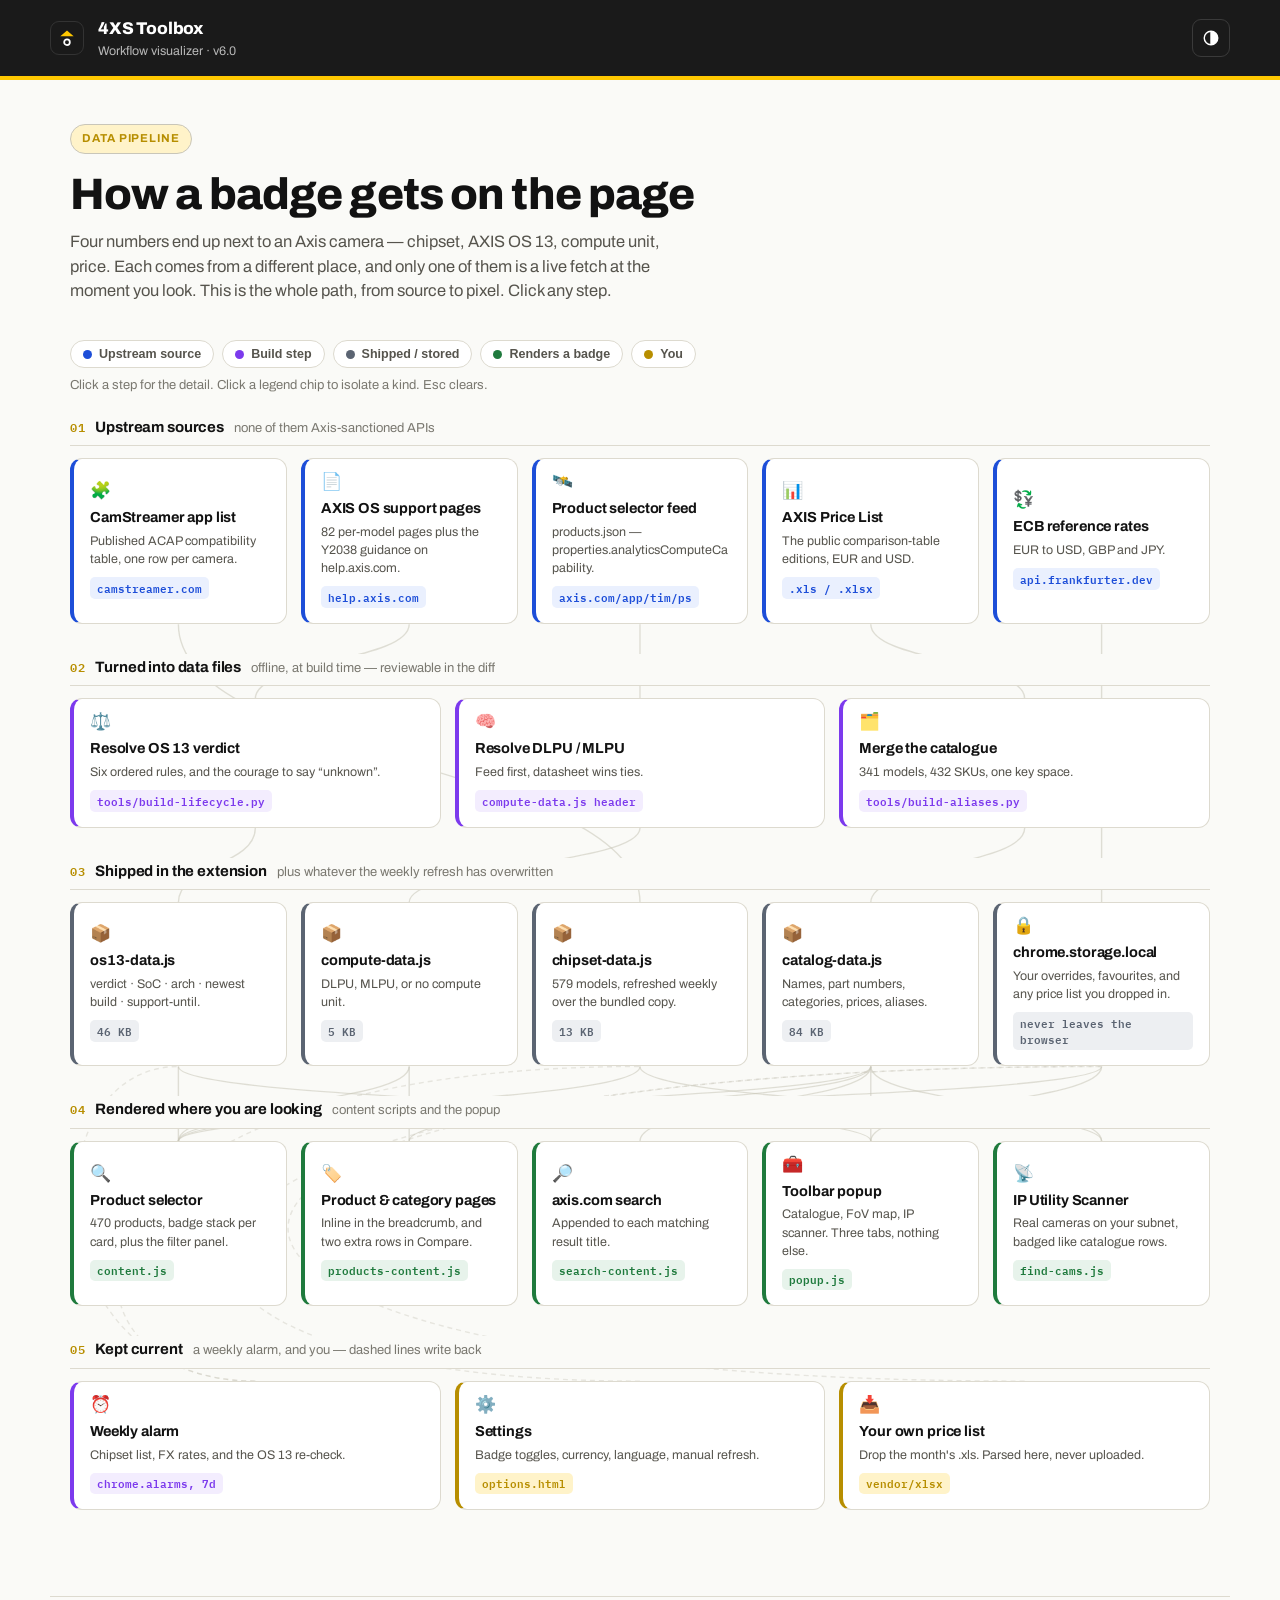
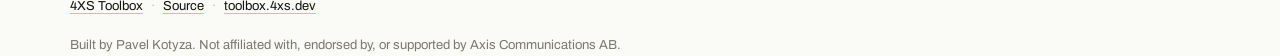
<file: docs/workflow-visualizer/index.html>
<!doctype html>
<html lang="en" data-theme="light">
<head>
<meta charset="utf-8">
<meta name="viewport" content="width=device-width, initial-scale=1">
<title>4XS Toolbox — how a badge gets on the page</title>
<meta name="description" content="The 4XS Toolbox v6.0 data pipeline: where chipset, AXIS OS 13, compute and price come from, and how they become badges on axis.com.">
<script>
  (function () {
    var KEY = "axis-overlay-docs-theme";
    var stored = null;
    try { stored = localStorage.getItem(KEY); } catch (e) {}
    var theme = stored || (window.matchMedia && window.matchMedia("(prefers-color-scheme: dark)").matches ? "dark" : "light");
    document.documentElement.setAttribute("data-theme", theme);
  })();
</script>
<link rel="preconnect" href="https://fonts.googleapis.com">
<link rel="preconnect" href="https://fonts.gstatic.com" crossorigin>
<link href="https://fonts.googleapis.com/css2?family=Archivo:wght@400;500;600;700;800;900&family=IBM+Plex+Mono:wght@400;500;600&display=swap" rel="stylesheet">
<style>
  :root {
    --yellow: #FFC800;
    --yellow-soft: #FFF3C9;
    --yellow-deep: #B78E00;
    --bg: #FAFAF7;
    --bg-alt: #F0EFE8;
    --surface: #FFFFFF;
    --ink: #121212;
    --mute: #56544D;
    --mute-2: #7A7870;
    --border: #DDDACF;
    --border-strong: #C9C6B9;
    --shadow: 0 1px 2px rgba(0,0,0,.05), 0 8px 24px rgba(0,0,0,.06);
    --n-source: #1d4ed8;  --n-source-bg: #EAF0FE;
    --n-build:  #7c3aed;  --n-build-bg:  #F3EDFE;
    --n-store:  #5b6472;  --n-store-bg:  #EDEFF2;
    --n-render: #1f7a3d;  --n-render-bg: #E7F3EB;
    --n-user:   #B78E00;  --n-user-bg:   #FFF3C9;
    --line: #C9C6B9;
  }
  html[data-theme="dark"] {
    --bg: #0E0E0E;
    --bg-alt: #1A1A1A;
    --surface: #161616;
    --ink: #F4F3EE;
    --mute: #B9B8B2;
    --mute-2: #9B9B9B;
    --border: #2C2C2C;
    --border-strong: #454545;
    --shadow: 0 1px 2px rgba(0,0,0,.4), 0 8px 24px rgba(0,0,0,.5);
    --n-source: #6694ff;  --n-source-bg: #16213C;
    --n-build:  #b38dff;  --n-build-bg:  #241A38;
    --n-store:  #9aa4b2;  --n-store-bg:  #1C2026;
    --n-render: #4bbf74;  --n-render-bg: #15281C;
    --n-user:   #FFC800;  --n-user-bg:   #332A06;
    --line: #454545;
  }
  * { box-sizing: border-box; }
  body {
    margin: 0;
    background: var(--bg);
    color: var(--ink);
    font-family: 'Archivo', Helvetica, Arial, sans-serif;
    -webkit-font-smoothing: antialiased;
    line-height: 1.5;
  }
  .mono { font-family: 'IBM Plex Mono', monospace; }
  .wrap { max-width: 1180px; margin: 0 auto; padding: 0 20px; }

  header.bar {
    background: #1a1a1a;
    border-bottom: 4px solid var(--yellow);
    color: #fff;
  }
  html[data-theme="dark"] header.bar { background: #0b0b0b; }
  .bar-in { display: flex; align-items: center; gap: 14px; padding: 16px 0; }
  .mark {
    width: 34px; height: 34px; border-radius: 9px; background: #1a1a1a;
    border: 1px solid #333; display: grid; place-items: center; flex: none;
  }
  .mark svg { display: block; }
  .bar h1 { margin: 0; font-size: 17px; font-weight: 800; letter-spacing: -.01em; }
  .bar .t2 { margin: 0; font-size: 12.5px; color: #b8b8b8; }
  .bar-sp { margin-left: auto; }
  .tbtn {
    background: transparent; color: #fff; border: 1px solid #3a3a3a;
    border-radius: 9px; width: 38px; height: 38px; cursor: pointer;
    display: grid; place-items: center; transition: border-color .15s, background .15s;
  }
  .tbtn:hover { border-color: var(--yellow); background: rgba(255,200,0,.1); }

  .intro { padding: 44px 0 10px; }
  .tag {
    display: inline-block; font-size: 11.5px; font-weight: 700; letter-spacing: .08em;
    text-transform: uppercase; padding: 5px 11px; border-radius: 999px;
    background: var(--yellow-soft); color: var(--yellow-deep); border: 1px solid var(--border-strong);
  }
  html[data-theme="dark"] .tag { background: #332A06; color: var(--yellow); border-color: #4a3f10; }
  .intro h2 { font-size: clamp(28px, 4.4vw, 44px); line-height: 1.1; letter-spacing: -.02em; margin: 16px 0 12px; font-weight: 800; }
  .intro p { color: var(--mute); max-width: 68ch; margin: 0; font-size: 16.5px; }

  .legend { display: flex; flex-wrap: wrap; gap: 8px; margin: 26px 0 8px; }
  .lg {
    display: inline-flex; align-items: center; gap: 7px; font-size: 12.5px; font-weight: 600;
    padding: 6px 12px; border-radius: 999px; border: 1px solid var(--border);
    background: var(--surface); color: var(--mute); cursor: pointer; transition: .15s;
  }
  .lg:hover { border-color: var(--border-strong); color: var(--ink); }
  .lg[aria-pressed="true"] { color: var(--ink); border-color: var(--border-strong); box-shadow: var(--shadow); }
  .lg .dot { width: 9px; height: 9px; border-radius: 50%; flex: none; }

  .hint { font-size: 13px; color: var(--mute-2); margin: 4px 0 18px; }

  .board { position: relative; padding-bottom: 56px; padding-left: 26px; margin-left: -26px; }
  svg.links { position: absolute; inset: 0; width: 100%; height: 100%; pointer-events: none; z-index: 0; overflow: visible; }

  .lane { position: relative; z-index: 1; margin-bottom: 30px; }
  .lane-head {
    position: relative; z-index: 2;
    display: flex; align-items: baseline; gap: 10px; margin: 0 0 12px;
    padding: 2px 10px 7px 0; border-bottom: 1px solid var(--border);
    background: var(--bg);
  }
  .lane-head .n {
    font-family: 'IBM Plex Mono', monospace; font-size: 11.5px; font-weight: 600;
    color: var(--yellow-deep); letter-spacing: .06em;
  }
  html[data-theme="dark"] .lane-head .n { color: var(--yellow); }
  .lane-head h3 { margin: 0; font-size: 15px; font-weight: 700; letter-spacing: -.01em; }
  .lane-head span.sub { font-size: 13px; color: var(--mute-2); }

  .row { display: grid; gap: 14px; grid-template-columns: repeat(auto-fit, minmax(212px, 1fr)); }

  .node {
    position: relative; text-align: left; width: 100%;
    background: var(--surface); border: 1px solid var(--border);
    border-left: 4px solid var(--c); border-radius: 12px;
    padding: 14px 16px; cursor: pointer; font: inherit; color: inherit;
    transition: transform .14s ease, box-shadow .14s ease, border-color .14s ease, opacity .14s ease;
  }
  .node:hover { transform: translateY(-2px); box-shadow: var(--shadow); border-color: var(--border-strong); border-left-color: var(--c); }
  .node:focus-visible { outline: 3px solid var(--yellow); outline-offset: 2px; }
  .node .ico { font-size: 17px; line-height: 1; margin-bottom: 8px; display: block; }
  .node .ttl { font-size: 14.5px; font-weight: 700; letter-spacing: -.01em; margin-bottom: 3px; }
  .node .sub { font-size: 12.5px; color: var(--mute); line-height: 1.45; overflow-wrap: anywhere; }
  .node .file {
    display: inline-block; margin-top: 9px; font-family: 'IBM Plex Mono', monospace;
    font-size: 11px; padding: 2.5px 7px; border-radius: 5px;
    background: var(--cbg); color: var(--c); font-weight: 600;
    max-width: 100%; overflow-wrap: anywhere;
  }
  .node.on { border-color: var(--c); box-shadow: 0 0 0 2px var(--cbg), var(--shadow); }
  .board.focusing .node:not(.on) { opacity: .26; }
  .board.focusing .lane-head { opacity: .5; }

  .detail {
    position: sticky; bottom: 14px; z-index: 3; margin-top: 8px;
    background: var(--surface); border: 1px solid var(--border-strong);
    border-left: 4px solid var(--yellow); border-radius: 12px;
    padding: 15px 18px; box-shadow: var(--shadow);
  }
  .detail[hidden] { display: none; }
  .detail h4 { margin: 0 0 5px; font-size: 14.5px; font-weight: 700; }
  .detail p { margin: 0; font-size: 13.5px; color: var(--mute); max-width: 82ch; }
  .detail .close {
    float: right; border: 1px solid var(--border); background: transparent; color: var(--mute);
    border-radius: 7px; width: 26px; height: 26px; cursor: pointer; font-size: 14px; line-height: 1;
  }
  .detail .close:hover { color: var(--ink); border-color: var(--border-strong); }

  footer {
    border-top: 1px solid var(--border); margin-top: 20px; padding: 26px 0 50px;
    font-size: 13px; color: var(--mute-2);
  }
  footer a { color: var(--ink); text-decoration-color: var(--yellow); text-underline-offset: 3px; }
  footer .sep { margin: 0 8px; opacity: .45; }

  @media (max-width: 620px) {
    .row { grid-template-columns: 1fr; }
    svg.links { display: none; }
    .intro { padding-top: 30px; }
  }
  @media (prefers-reduced-motion: reduce) {
    .node, .lg { transition: none; }
    .node:hover { transform: none; }
  }
</style>
</head>
<body>

<header class="bar">
  <div class="wrap bar-in">
    <div class="mark" aria-hidden="true">
      <svg width="20" height="20" viewBox="0 0 24 24" fill="none">
        <path d="M12 3 L20 10 H4 Z" fill="#FFC800"/>
        <circle cx="12" cy="17" r="3.4" fill="none" stroke="#fff" stroke-width="2.1"/>
      </svg>
    </div>
    <div>
      <h1>4XS Toolbox</h1>
      <p class="t2">Workflow visualizer &middot; v6.0</p>
    </div>
    <div class="bar-sp"></div>
    <button class="tbtn" id="theme" type="button" aria-label="Switch between light and dark">
      <svg width="18" height="18" viewBox="0 0 24 24" fill="none" stroke="currentColor" stroke-width="1.9">
        <circle cx="12" cy="12" r="9"/><path d="M12 3v18" /><path d="M12 3a9 9 0 0 1 0 18z" fill="currentColor" stroke="none"/>
      </svg>
    </button>
  </div>
</header>

<main class="wrap">
  <section class="intro">
    <span class="tag">Data pipeline</span>
    <h2>How a badge gets on the page</h2>
    <p>Four numbers end up next to an Axis camera — chipset, AXIS&nbsp;OS&nbsp;13, compute unit, price. Each comes from a different place, and only one of them is a live fetch at the moment you look. This is the whole path, from source to pixel. Click any step.</p>
  </section>

  <div class="legend" id="legend">
    <button class="lg" data-k="source" aria-pressed="false"><span class="dot" style="background:var(--n-source)"></span>Upstream source</button>
    <button class="lg" data-k="build"  aria-pressed="false"><span class="dot" style="background:var(--n-build)"></span>Build step</button>
    <button class="lg" data-k="store"  aria-pressed="false"><span class="dot" style="background:var(--n-store)"></span>Shipped / stored</button>
    <button class="lg" data-k="render" aria-pressed="false"><span class="dot" style="background:var(--n-render)"></span>Renders a badge</button>
    <button class="lg" data-k="user"   aria-pressed="false"><span class="dot" style="background:var(--n-user)"></span>You</button>
  </div>
  <p class="hint">Click a step for the detail. Click a legend chip to isolate a kind. Esc clears.</p>

  <div class="board" id="board">
    <svg class="links" id="links" aria-hidden="true"></svg>

    <section class="lane">
      <div class="lane-head"><span class="n">01</span><h3>Upstream sources</h3><span class="sub">none of them Axis-sanctioned APIs</span></div>
      <div class="row" id="lane1"></div>
    </section>

    <section class="lane">
      <div class="lane-head"><span class="n">02</span><h3>Turned into data files</h3><span class="sub">offline, at build time — reviewable in the diff</span></div>
      <div class="row" id="lane2"></div>
    </section>

    <section class="lane">
      <div class="lane-head"><span class="n">03</span><h3>Shipped in the extension</h3><span class="sub">plus whatever the weekly refresh has overwritten</span></div>
      <div class="row" id="lane3"></div>
    </section>

    <section class="lane">
      <div class="lane-head"><span class="n">04</span><h3>Rendered where you are looking</h3><span class="sub">content scripts and the popup</span></div>
      <div class="row" id="lane4"></div>
    </section>

    <section class="lane">
      <div class="lane-head"><span class="n">05</span><h3>Kept current</h3><span class="sub">a weekly alarm, and you — dashed lines write back</span></div>
      <div class="row" id="lane5"></div>
    </section>

    <div class="detail" id="detail" hidden>
      <button class="close" id="detailClose" type="button" aria-label="Close">&times;</button>
      <h4 id="detailTitle"></h4>
      <p id="detailBody"></p>
    </div>
  </div>
</main>

<footer class="wrap">
  <a href="../">4XS Toolbox</a><span class="sep">·</span><a href="https://github.com/kotyzap/4XS-Toolbox">Source</a><span class="sep">·</span><a href="https://toolbox.4xs.dev">toolbox.4xs.dev</a>
  <br><br>
  Built by Pavel Kotyza. Not affiliated with, endorsed by, or supported by Axis Communications AB.
</footer>

<script>
(function () {
  "use strict";

  var NODES = [
    // lane 1 — sources
    { id:"camstreamer", lane:1, kind:"source", ico:"🧩", ttl:"CamStreamer app list",
      sub:"Published ACAP compatibility table, one row per camera.",
      file:"camstreamer.com",
      detail:"The only public, maintained mapping of Axis model to chipset generation. background.js re-fetches and re-parses it weekly; parseChipsets() canonicalises the model labels so “AXIS P3245–LVE” and “P3245-LVE” land on the same key." },
    { id:"osdocs", lane:1, kind:"source", ico:"📄", ttl:"AXIS OS support pages",
      sub:"82 per-model pages plus the Y2038 guidance on help.axis.com.",
      file:"help.axis.com",
      detail:"Axis publishes the firmware track per product and, separately, which 32-bit products will receive AXIS OS 13. Neither is an API, so both are parsed from the pages. If fewer than all 82 parse, the refresh is abandoned and the previous data kept — a half-updated table is worse than a stale one." },
    { id:"psfeed", lane:1, kind:"source", ico:"🛰️", ttl:"Product selector feed",
      sub:"products.json — properties.analyticsComputeCapability.",
      file:"axis.com/app/tim/ps",
      detail:"A structured per-model value straight from Axis, covering every ACTIVE product, and exactly what the Product selector itself renders as “Compute capabilities”. It replaced the quarterly comparison table as the primary source, because that table prints “-” both for MLPU devices and for devices with no compute unit at all." },
    { id:"pricelist", lane:1, kind:"source", ico:"📊", ttl:"AXIS Price List",
      sub:"The public comparison-table editions, EUR and USD.",
      file:".xls / .xlsx",
      detail:"List price, not street price. EUR comes from the EE/EU edition; USD for those same products is derived at the rate in force when the list was generated, so it is an estimate rather than a published Axis USD list. Roughly monthly." },
    { id:"ecb", lane:1, kind:"source", ico:"💱", ttl:"ECB reference rates",
      sub:"EUR to USD, GBP and JPY.",
      file:"api.frankfurter.dev",
      detail:"GBP and JPY have no Axis list price of their own, so they are always converted and always carry a “~” prefix. Refreshed on the same weekly alarm as the chipset data." },

    // lane 2 — build
    { id:"buildos13", lane:2, kind:"build", ico:"⚖️", ttl:"Resolve OS 13 verdict",
      sub:"Six ordered rules, and the courage to say “unknown”.",
      file:"tools/build-lifecycle.py",
      detail:"ARTPEC-6 → no, Axis says so outright. On the published 32-bit list → yes. A 13.x build already on the page → yes, observed rather than inferred. Known 32-bit, newest is 12.x, absent from that list → unknown, because the sources disagree. Newest ≤ 11.x → no. Otherwise 64-bit → yes. Guessing here would be worse than silence." },
    { id:"buildcompute", lane:2, kind:"build", ico:"🧠", ttl:"Resolve DLPU / MLPU",
      sub:"Feed first, datasheet wins ties.",
      file:"compute-data.js header",
      detail:"Two cautions are encoded in the file itself. A missing field is not proof of “no compute unit” — P3945-R and Q8752-E Mk II are absent from the feed and carry a DLPU, confirmed by datasheet and by two comparison tables. And chipset generation is never a shortcut: ARTPEC-7 alone spans DLPU, MLPU and nothing." },
    { id:"buildcat", lane:2, kind:"build", ico:"🗂️", ttl:"Merge the catalogue",
      sub:"341 models, 432 SKUs, one key space.",
      file:"tools/build-aliases.py",
      detail:"Model names, part numbers, multipack SKUs and series cards all have to resolve to the same entry, or a badge lands on the wrong camera. Aliases are generated rather than hand-kept." },

    // lane 3 — shipped
    { id:"os13data", lane:3, kind:"store", ico:"📦", ttl:"os13-data.js",
      sub:"verdict · SoC · arch · newest build · support-until.",
      file:"46 KB",
      detail:"Generated, never hand-edited. background.js can overwrite individual verdicts after a refresh, which is how an “unknown” becomes a “yes” the week a 13.x build actually ships." },
    { id:"computedata", lane:3, kind:"store", ico:"📦", ttl:"compute-data.js",
      sub:"DLPU, MLPU, or no compute unit.",
      file:"5 KB",
      detail:"Small, because it is one value per model. The size is the point: the reasoning lives in the header comment, the data stays trivially diffable." },
    { id:"chipsetdata", lane:3, kind:"store", ico:"📦", ttl:"chipset-data.js",
      sub:"579 models, refreshed weekly over the bundled copy.",
      file:"13 KB",
      detail:"Bundled so the extension works on first run with no network, then kept current by the alarm. Generations are grouped for legibility: ARTPEC 3-5, ARTPEC 6-9 with a checkmark for CamStreamer support, AMB plus the model code for Ambarella." },
    { id:"catalogdata", lane:3, kind:"store", ico:"📦", ttl:"catalog-data.js",
      sub:"Names, part numbers, categories, prices, aliases.",
      file:"84 KB",
      detail:"The spine everything else joins against. A model the catalogue does not know gets no badges at all, which is the correct failure — better blank than wrong." },
    { id:"localstore", lane:3, kind:"store", ico:"🔒", ttl:"chrome.storage.local",
      sub:"Your overrides, favourites, and any price list you dropped in.",
      file:"never leaves the browser",
      detail:"Uploaded price lists are parsed in the page and stored here. No POST or PUT is issued anywhere by this extension, ever — asserted by test, not just by policy." },

    // lane 4 — render
    { id:"selector", lane:4, kind:"render", ico:"🔍", ttl:"Product selector",
      sub:"470 products, badge stack per card, plus the filter panel.",
      file:"content.js",
      detail:"The densest surface: a stack of up to four badges on every card, a floating Filters panel that narrows the page by chipset generation, and cheapest-first sorting per series. The same panel hides any badge type you do not want." },
    { id:"productpg", lane:4, kind:"render", ico:"🏷️", ttl:"Product & category pages",
      sub:"Inline in the breadcrumb, and two extra rows in Compare.",
      file:"products-content.js",
      detail:"On a product page the badges sit in the breadcrumb line next to the model name. On a series page the breadcrumb carries the full price range and every chipset in the range. The Compare Products table gets Chipset and Price rows above every other spec." },
    { id:"searchpg", lane:4, kind:"render", ico:"🔎", ttl:"axis.com search",
      sub:"Appended to each matching result title.",
      file:"search-content.js",
      detail:"Searching a model or a whole series badges every result that names one specific product — and offers the favourite heart inline, so a search is also a way to build your shortlist." },
    { id:"popup", lane:4, kind:"render", ico:"🧰", ttl:"Toolbar popup",
      sub:"Catalogue, FoV map, IP scanner. Three tabs, nothing else.",
      file:"popup.js",
      detail:"v6.0 emptied this of settings. What is left is the tab row, the search box and the results. Each row carries chipset, OS 13, compute, price and a heart; every text field copies itself on click." },
    { id:"findcams", lane:4, kind:"render", ico:"📡", ttl:"IP Utility Scanner",
      sub:"Real cameras on your subnet, badged like catalogue rows.",
      file:"find-cams.js",
      detail:"VAPIX basicdeviceinfo answers without a password on AXIS OS 10+. The model it returns is joined against the same catalogue, so a camera on your wall gets the same four badges as one on the website — including whether it will see AXIS OS 13." },

    // lane 5 — upkeep
    { id:"alarm", lane:5, kind:"build", ico:"⏰", ttl:"Weekly alarm",
      sub:"Chipset list, FX rates, and the OS 13 re-check.",
      file:"chrome.alarms, 7d",
      detail:"periodInMinutes 60 × 24 × 7. The OS 13 pass only re-reads models whose verdict is unknown or came from a firmware track, 82 pages at a bounded concurrency, and keeps the old table if too few parse." },
    { id:"settings", lane:5, kind:"user", ico:"⚙️", ttl:"Settings",
      sub:"Badge toggles, currency, language, manual refresh.",
      file:"options.html",
      detail:"New in v6.0 and the reason the popup got its space back. Each of the four badge types switches off independently, and each data source has its own Update button and status line — including when the last attempt failed and why." },
    { id:"upload", lane:5, kind:"user", ico:"📥", ttl:"Your own price list",
      sub:"Drop the month's .xls. Parsed here, never uploaded.",
      file:"vendor/xlsx",
      detail:"Standard AXIS Price List layouts map automatically; anything else gets a column-mapping screen with a live preview. You see a coverage report before it commits, unknown SKUs are added rather than dropped, and reverting to the bundled list is one click." }
  ];

  var EDGES = [
    ["camstreamer","chipsetdata"], ["osdocs","buildos13"], ["psfeed","buildcompute"],
    ["pricelist","buildcat"], ["ecb","localstore"],
    ["buildos13","os13data"], ["buildcompute","computedata"], ["buildcat","catalogdata"],
    ["os13data","selector"], ["os13data","popup"],
    ["computedata","selector"], ["computedata","productpg"],
    ["chipsetdata","selector"], ["chipsetdata","findcams"],
    ["catalogdata","selector"], ["catalogdata","productpg"], ["catalogdata","searchpg"],
    ["catalogdata","popup"], ["catalogdata","findcams"],
    ["localstore","popup"], ["localstore","selector"],
    ["alarm","chipsetdata"], ["alarm","os13data"],
    ["settings","localstore"], ["upload","localstore"]
  ];

  var byId = {};
  NODES.forEach(function (n) { byId[n.id] = n; });

  // ---- render nodes
  NODES.forEach(function (n) {
    var b = document.createElement("button");
    b.type = "button";
    b.className = "node";
    b.id = "n-" + n.id;
    b.dataset.kind = n.kind;
    b.style.setProperty("--c", "var(--n-" + n.kind + ")");
    b.style.setProperty("--cbg", "var(--n-" + n.kind + "-bg)");
    b.innerHTML =
      '<span class="ico" aria-hidden="true">' + n.ico + "</span>" +
      '<div class="ttl"></div><div class="sub"></div><span class="file mono"></span>';
    b.querySelector(".ttl").textContent = n.ttl;
    b.querySelector(".sub").textContent = n.sub;
    b.querySelector(".file").textContent = n.file;
    document.getElementById("lane" + n.lane).appendChild(b);
    b.addEventListener("click", function (e) { e.stopPropagation(); focusNode(n.id); });
  });

  // ---- connection lines
  var svg = document.getElementById("links");
  var board = document.getElementById("board");
  var NS = "http://www.w3.org/2000/svg";
  var paths = [];

  function centreOf(id) {
    var el = document.getElementById("n-" + id);
    var r = el.getBoundingClientRect();
    var br = board.getBoundingClientRect();
    return { el: el, x: r.left - br.left + r.width / 2, top: r.top - br.top, bottom: r.top - br.top + r.height };
  }

  function drawLines() {
    while (svg.firstChild) svg.removeChild(svg.firstChild);
    paths = [];
    if (window.innerWidth <= 620) return;
    EDGES.forEach(function (e) {
      var a = centreOf(e[0]), b = centreOf(e[1]);
      var p = document.createElementNS(NS, "path");
      var up = b.top < a.bottom;
      if (up) {
        // Feedback: a later step writing back into an earlier one. Bowed out to
        // the left gutter and dashed, so it reads as a loop rather than a cross.
        var y1u = a.top, y2u = b.bottom, gx = -14;
        p.setAttribute("d", "M" + a.x + "," + y1u +
          " C" + gx + "," + y1u + " " + gx + "," + y2u + " " + b.x + "," + y2u);
        p.setAttribute("stroke-dasharray", "5 4");
      } else {
        var y1 = a.bottom, y2 = b.top, mid = y1 + (y2 - y1) / 2;
        p.setAttribute("d", "M" + a.x + "," + y1 + " C" + a.x + "," + mid + " " + b.x + "," + mid + " " + b.x + "," + y2);
      }
      p.setAttribute("fill", "none");
      p.setAttribute("stroke", "var(--line)");
      p.setAttribute("stroke-width", "1.4");
      p.setAttribute("opacity", up ? ".4" : ".55");
      svg.appendChild(p);
      paths.push({ el: p, from: e[0], to: e[1], up: up });
    });
  }

  // ---- focus / dim
  var detail = document.getElementById("detail");
  var dTitle = document.getElementById("detailTitle");
  var dBody = document.getElementById("detailBody");
  var current = null;

  function clearFocus() {
    current = null;
    board.classList.remove("focusing");
    NODES.forEach(function (n) { document.getElementById("n-" + n.id).classList.remove("on"); });
    paths.forEach(function (p) { p.el.setAttribute("stroke", "var(--line)"); p.el.setAttribute("opacity", p.up ? ".4" : ".55"); p.el.setAttribute("stroke-width", "1.4"); });
    detail.hidden = true;
    [].forEach.call(document.querySelectorAll(".lg"), function (c) { c.setAttribute("aria-pressed", "false"); });
  }

  function focusNode(id) {
    if (current === id) { clearFocus(); return; }
    clearFocus();
    current = id;
    var n = byId[id];
    var keep = { };
    keep[id] = true;
    paths.forEach(function (p) {
      if (p.from === id || p.to === id) { keep[p.from] = true; keep[p.to] = true; }
    });
    board.classList.add("focusing");
    Object.keys(keep).forEach(function (k) { document.getElementById("n-" + k).classList.add("on"); });
    paths.forEach(function (p) {
      if (p.from === id || p.to === id) {
        p.el.setAttribute("stroke", "var(--n-" + n.kind + ")");
        p.el.setAttribute("opacity", "1");
        p.el.setAttribute("stroke-width", "2.2");
      } else {
        p.el.setAttribute("opacity", ".12");
      }
    });
    dTitle.textContent = n.ttl;
    dBody.textContent = n.detail;
    detail.hidden = false;
    // Keep the clicked node clear of the sticky detail panel.
    var el = document.getElementById("n-" + id);
    var r = el.getBoundingClientRect();
    if (r.bottom > window.innerHeight - 150 || r.top < 90) {
      el.scrollIntoView({ block: "center", behavior: "smooth" });
    }
  }

  function focusKind(kind, chip) {
    var wasOn = chip.getAttribute("aria-pressed") === "true";
    clearFocus();
    if (wasOn) return;
    chip.setAttribute("aria-pressed", "true");
    board.classList.add("focusing");
    NODES.forEach(function (n) {
      if (n.kind === kind) document.getElementById("n-" + n.id).classList.add("on");
    });
    paths.forEach(function (p) {
      var hit = byId[p.from].kind === kind || byId[p.to].kind === kind;
      p.el.setAttribute("opacity", hit ? ".8" : ".1");
    });
  }

  [].forEach.call(document.querySelectorAll(".lg"), function (chip) {
    chip.addEventListener("click", function (e) { e.stopPropagation(); focusKind(chip.dataset.k, chip); });
  });
  document.getElementById("detailClose").addEventListener("click", clearFocus);
  document.addEventListener("click", function () { if (current || board.classList.contains("focusing")) clearFocus(); });
  document.addEventListener("keydown", function (e) { if (e.key === "Escape") clearFocus(); });

  // ---- theme
  var KEY = "axis-overlay-docs-theme";
  document.getElementById("theme").addEventListener("click", function () {
    var next = document.documentElement.getAttribute("data-theme") === "dark" ? "light" : "dark";
    document.documentElement.setAttribute("data-theme", next);
    try { localStorage.setItem(KEY, next); } catch (err) {}
  });

  // ---- layout
  function relayout() { drawLines(); }
  if (document.fonts && document.fonts.ready) document.fonts.ready.then(relayout);
  window.addEventListener("load", relayout);
  window.addEventListener("resize", relayout);
  relayout();
})();
</script>
</body>
</html>
</file>
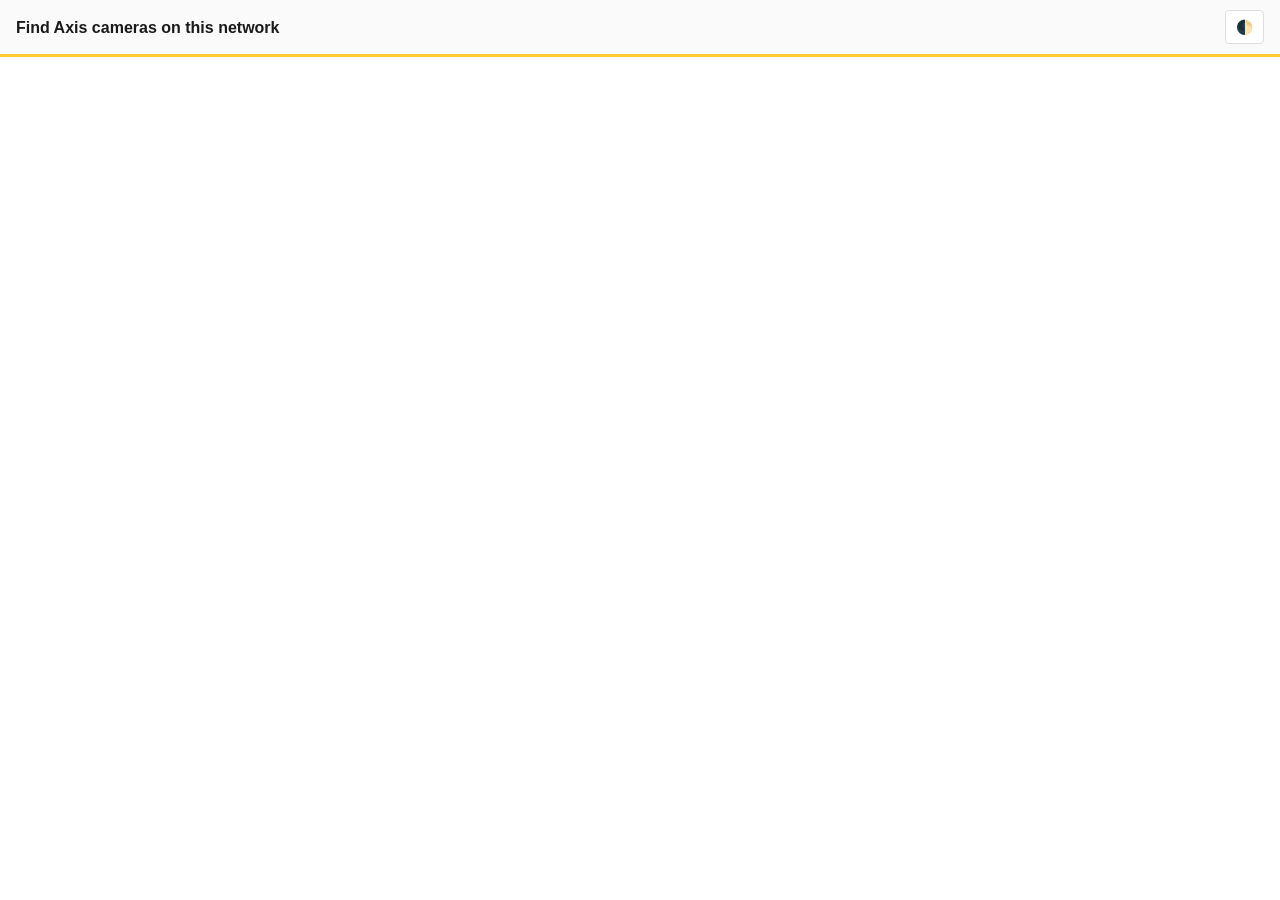
<file: find-cams.html>
<!DOCTYPE html>
<html data-theme="light">
<head>
<meta charset="utf-8">
<title>Find Cams — 4XS Toolbox</title>
<link rel="stylesheet" href="find-cams.css">
<style>
  :root { --bg:#ffffff; --text:#1a1a1a; --muted:#666; --border:#ddd; --accent:#ffcc33; --accent-strong:#e0b400; --accent-ink:#1a1a1a; --row-hover:#fff8e0; --header-bg:#fafafa }
  [data-theme="dark"] { --bg:#1c1c1c; --text:#eee; --muted:#aaa; --border:#3a3a3a; --row-hover:#2c2a20; --header-bg:#222 }
  body { margin:0; font:14px/1.45 -apple-system, BlinkMacSystemFont, "Segoe UI", Roboto, sans-serif; background:var(--bg); color:var(--text) }
  header { display:flex; align-items:center; gap:12px; padding:10px 16px; border-bottom:3px solid var(--accent); background:var(--header-bg) }
  h1 { font-size:16px; margin:0; font-weight:700 } h1 .version { font-weight:400; color:var(--muted); font-size:12px; margin-left:6px }
  .grow { flex:1 }
  #themeToggle { border:1px solid var(--border); background:var(--bg); color:var(--text); padding:6px 10px; border-radius:4px; cursor:pointer; font:inherit }
  #findCams { max-width: 720px; margin: 8px auto; font-size: 14px }
</style>
</head>
<body>
<header>
  <h1><span id="pageHeadingText">Find Axis cameras on this network</span><span class="version" id="versionLabel"></span></h1>
  <div class="grow"></div>
  <button id="themeToggle" title="Toggle light/dark theme">🌓</button>
</header>
<div id="findCams"></div>
<script src="i18n.js"></script>
<script src="chipset-data.js"></script>
<script src="os13-data.js"></script>
<script src="compute-data.js"></script>
<script src="find-cams.js"></script>
<script src="find-cams-page.js"></script>
</body>
</html>
</file>
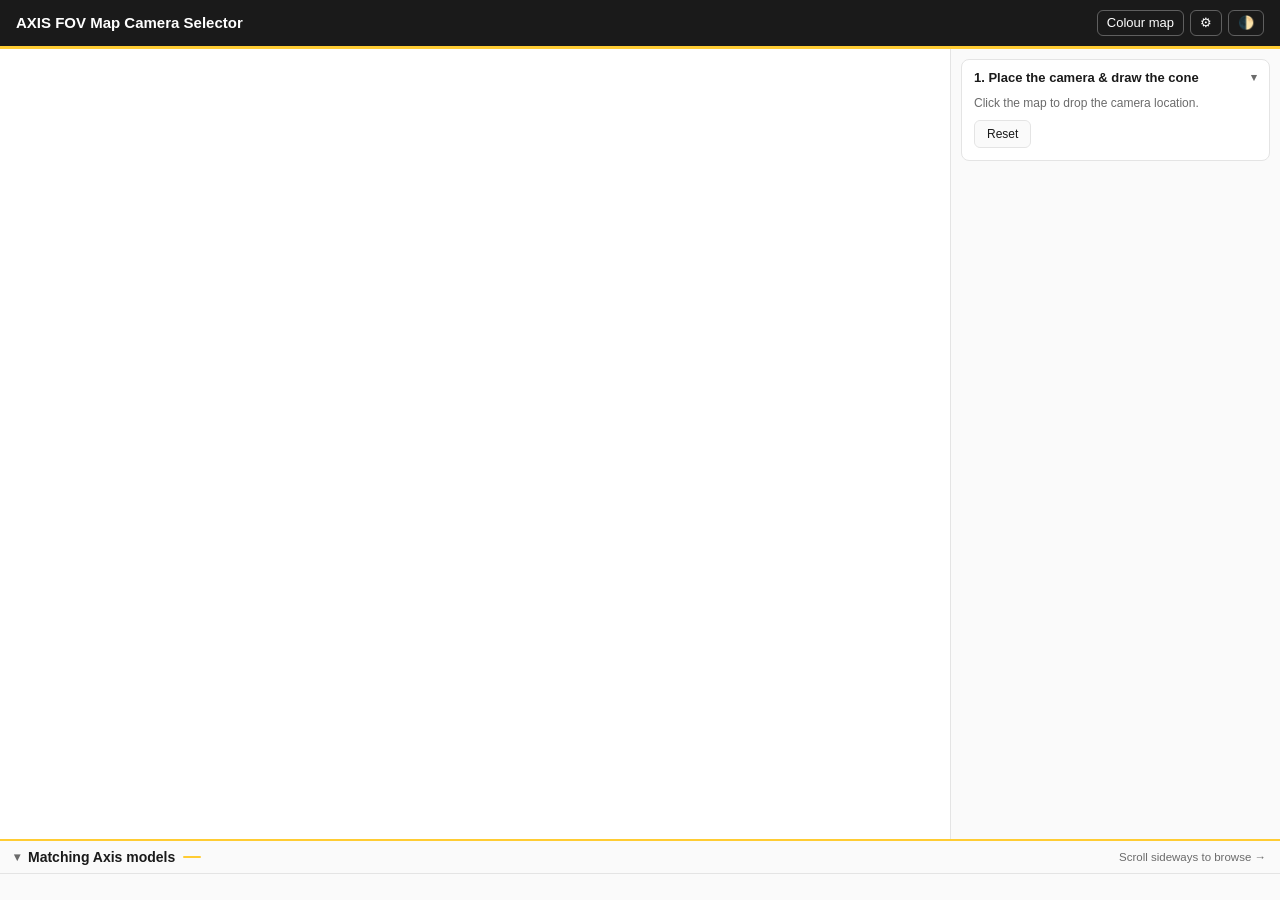
<file: fov-map.html>
<!DOCTYPE html>
<html>
<head>
<meta charset="utf-8">
<title>FOV Map Camera Selector — 4XS Toolbox</title>
<link rel="stylesheet" href="vendor/maplibre-gl.css">
<link rel="stylesheet" href="fov-map.css">
</head>
<body>
  <header>
    <h1><span id="pageHeadingText">AXIS FOV Map Camera Selector</span> <span class="version" id="versionLabel"></span></h1>
    <div class="header-actions">
      <button id="basemapToggle" title="Switch between the colour and grey basemap"><span id="basemapToggleLabel">Colour map</span></button>
      <button id="panelToggle" title="Show/hide settings">⚙</button>
      <button id="themeToggle" title="Toggle light/dark theme">🌓</button>
    </div>
  </header>

  <div id="layout">
    <div id="mapWrap">
      <div id="map"></div>
    </div>

    <!-- Settings sidebar. Each box is individually collapsible via its own
         heading (which doubles as the toggle button), and the whole sidebar
         can be hidden with the ⚙ button in the header to give the map the
         full width. All label text is set by fov-map.js applyStaticI18nLabels(). -->
    <aside id="panel">
      <div id="stepBox" class="box">
        <button type="button" class="box-header" data-target="stepBody" aria-expanded="true">
          <span id="stepHeading">1. Place the camera &amp; draw the cone</span>
          <span class="chev">▾</span>
        </button>
        <div class="box-body" id="stepBody">
          <p id="stepText" class="hint">Click the map to drop the camera location.</p>
          <button id="resetBtn" class="btn-secondary">Reset</button>
        </div>
      </div>

      <div id="adjustBox" class="box" hidden>
        <button type="button" class="box-header" data-target="adjustBody" aria-expanded="true">
          <span id="adjustHeading">2. Fine-tune</span>
          <span class="chev">▾</span>
        </button>
        <div class="box-body" id="adjustBody">
          <label class="field">
            <span id="angleFieldLabel">Required horizontal angle</span>
            <div class="field-row">
              <input type="range" id="angleSlider" min="1" max="360" step="1">
              <input type="number" id="angleInput" min="1" max="360" step="1">
              <span>°</span>
            </div>
          </label>
          <label class="field">
            <span id="rangeFieldLabel">Coverage depth (informational — no per-model range data yet)</span>
            <div class="field-row">
              <input type="range" id="rangeSlider" min="1" max="2000" step="1">
              <input type="number" id="rangeInput" min="1" max="20000" step="1">
              <span>m</span>
            </div>
          </label>
        </div>
      </div>

      <div id="filterBox" class="box" hidden>
        <button type="button" class="box-header" data-target="filterBody" aria-expanded="true">
          <span id="filterHeading">3. Filter &amp; sort</span>
          <span class="chev">▾</span>
        </button>
        <div class="box-body" id="filterBody">
          <label class="field">
            <span id="sortByLabel">Sort by</span>
            <select id="sortSelect">
              <option id="sortOptionFit" value="fit">Tightest FOV fit (least overkill)</option>
              <option id="sortOptionPrice" value="price">Price, low to high</option>
            </select>
          </label>
          <label class="field checkbox-field">
            <input type="checkbox" id="camstreamerOnly">
            <span id="camstreamerOnlyLabel">CamStreamer App supported only (ARTPEC-6/7, ARTPEC-8, ARTPEC-9)</span>
          </label>
          <label class="field checkbox-field">
            <input type="checkbox" id="os13Only">
            <span id="os13OnlyLabel">AXIS OS 13 only</span>
          </label>
          <label class="field checkbox-field">
            <input type="checkbox" id="dlpuOnly">
            <span id="dlpuOnlyLabel">Deep learning (DLPU) only</span>
          </label>
        </div>
      </div>

      <div id="summaryBox" class="box" hidden>
        <button type="button" class="box-header" data-target="summaryBody" aria-expanded="true">
          <span id="summaryHeading">Match details</span>
          <span class="chev">▾</span>
        </button>
        <div class="box-body" id="summaryBody">
          <p id="resultsSummary" class="hint"></p>
        </div>
      </div>
    </aside>
  </div>

  <!-- Results stripe along the bottom: one card per matching model, scrolled
       horizontally. Collapsible so the map can use the full height. -->
  <section id="resultsStripe" hidden>
    <div class="stripe-header">
      <button type="button" id="stripeToggle" aria-expanded="true">
        <span class="chev">▾</span>
        <span id="resultsHeading">Matching Axis models</span>
        <span id="resultsCount" class="stripe-count"></span>
      </button>
      <span id="stripeHint" class="stripe-hint">Scroll sideways to browse →</span>
    </div>
    <div id="results" class="stripe-track"></div>
  </section>

  <script src="i18n.js"></script>
  <script src="vendor/maplibre-gl-csp.js"></script>
  <script src="axis-map.js"></script>
  <script src="catalog-data.js"></script>
  <script src="chipset-data.js"></script>
  <script src="os13-data.js"></script>
  <script src="compute-data.js"></script>
  <script src="fov-data.js"></script>
  <script src="fov-map.js"></script>
</body>
</html>
</file>
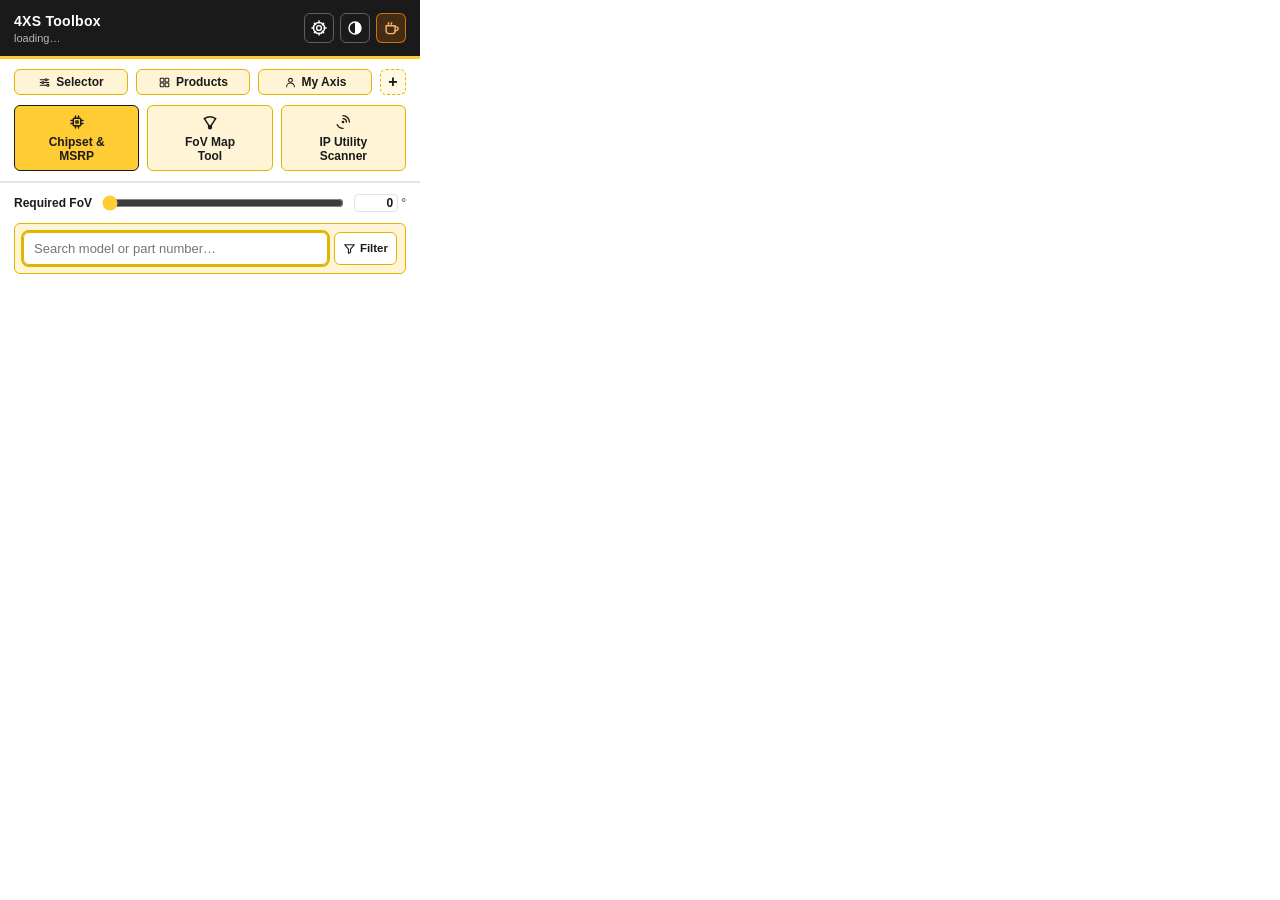
<file: popup.html>
<!DOCTYPE html>
<html>
<head>
<meta charset="utf-8">
<title>4XS Toolbox</title>
<style>
  :root {
    --bg: #ffffff;
    --text: #1a1a1a;
    --muted: #6b6b6b;
    --border: #e4e4e4;
    --row-hover: #f7f7f7;
    /* Axis Yellow - the same brand color used for price/chipset badges on
       the Product Selector and search results, so the popup reads as part
       of the same family instead of its own separate red-accented UI. */
    --accent: #ffcc33;
    --accent-strong: #e0b400;
    --accent-ink: #1a1a1a;
    --header-bg: #1a1a1a;
    --header-text: #ffffff;
    --header-muted: #b8b8b8;
    /* Kept separate from --accent so real failures still read as errors
       rather than blending into the brand yellow. */
    --error: #c8102e;
  }
  [data-theme="dark"] {
    --bg: #1c1c1c;
    --text: #f0f0f0;
    --muted: #a0a0a0;
    --border: #333333;
    --row-hover: #2a2a2a;
    --header-bg: #0f0f0f;
    --error: #ff5c72;
  }
  * { box-sizing: border-box; }
  body {
    /* Fixed width, fixed-height view area below (see .view-area) - the
       popup's own window dimensions never change after this, which is
       what actually avoids Chrome's extension-popup shrink bug (it grows
       to fit content reliably but never re-measures itself smaller
       afterward). Catalogue / FOV Map / Find Camera are switched as
       single-column views (see .view-tabs / .view-area) instead of side
       columns that used to widen the whole popup. */
    width: 420px;
    display: flex;
    flex-direction: column;
    margin: 0;
    font-family: Arial, Helvetica, sans-serif;
    background: var(--bg);
    color: var(--text);
  }
  header {
    padding: 12px 14px;
    background: var(--header-bg);
    color: var(--header-text);
    border-bottom: 3px solid var(--accent);
    display: flex;
    align-items: center;
    justify-content: space-between;
  }
  header h1 {
    font-size: 14px;
    margin: 0;
    letter-spacing: 0.02em;
    display: inline-flex;
    align-items: baseline;
    gap: 6px;
  }
  header .version {
    font-size: 10px;
    font-weight: 400;
    color: var(--header-muted);
  }
  header .sub {
    font-size: 11px;
    color: var(--header-muted);
    margin-top: 2px;
  }
  #themeToggle, #advancedBtn, #kofiBtn {
    border: 1px solid rgba(255, 255, 255, 0.3);
    background: transparent;
    color: var(--header-text);
    border-radius: 6px;
    /* Icon-only now (used to be a single emoji character, sized with
       text padding) - equal padding centers the 18px icon in a small
       square button instead of the emoji's old wide/short pill. */
    padding: 5px;
    line-height: 0;
    display: inline-flex;
    align-items: center;
    justify-content: center;
    cursor: pointer;
  }
  #themeToggle svg, #advancedBtn svg, #kofiBtn svg { display: block; }
  .header-actions {
    display: flex;
    gap: 6px;
  }
  /* Search is the main control of this view, so it sits on the same
     tinted-yellow panel as the three tab buttons, with the plain input
     inside it - otherwise a bare 1px-bordered field reads as background. */
  .search-wrap {
    margin: 0 14px 10px;
    padding: 8px;
    background: rgba(255, 204, 51, 0.2);
    border: 1px solid var(--accent-strong);
    border-radius: 6px;
    /* Row so #filterBtnCatalog can sit beside the input without costing the
       popup any extra height - there are only ~25px left under Chrome's
       600px popup cap (see popup_fov_results.md). */
    display: flex;
    align-items: stretch;
    gap: 6px;
  }
  #search {
    flex: 1 1 auto;
    min-width: 0;
    padding: 8px 10px;
    font-size: 13px;
    border: 1px solid var(--accent-strong);
    border-radius: 6px;
    background: var(--bg);
    color: var(--text);
  }
  #search:focus {
    outline: 2px solid var(--accent-strong);
    outline-offset: 0;
  }
  #results {
    flex: 1 1 auto;
    min-height: 0;
    overflow-y: auto;
    padding: 0 6px 8px;
  }
  .row {
    padding: 6px 8px;
    border-radius: 6px;
    font-size: 12px;
    /* Not a click target as a whole any more: the text fields copy their own
       value and the heart alone toggles the favorite. */
    cursor: default;
    /* Contains the floated .badges block. Without this the row is only as
       tall as its text column (model + meta), while the badge block needs
       two lines - so the OS 13 / compute line spilled over the divider and
       read as belonging to the next row. */
    display: flow-root;
  }
  /* Click-to-copy fields, same affordance as find-cams' .fc-copy. */
  .row .copy { cursor: copy; }
  .row .copy:hover { text-decoration: underline dotted; color: var(--text); }
  .row .copied::after { content: " ✓"; color: var(--accent-strong); font-weight: 700; }
  .row:hover { background: var(--row-hover); }
  .row.favorited { background: rgba(255, 145, 0, 0.08); }
  /* Thin divider between rows so a tightly-packed list still reads as
     separate entries. Sibling selector (not border-bottom on .row itself)
     so there's no stray line above the first row or below the last. */
  .row + .row { border-top: 1px solid var(--border); }
  .row .fav {
    float: right;
    display: inline-block;
    /* 3px margin + 3px padding keeps the old 6px gap while giving the heart -
       now the only favorite target - a bigger hit area than its 13px glyph. */
    margin-left: 3px;
    padding: 2px 3px;
    font-size: 13px;
    line-height: 1;
    cursor: pointer;
    /* Fixed content width, centered: "♡" and "🧡" aren't the same glyph
       width (measured 12px vs 16px at this font), so without this a
       favorited row's price/chipset shifted ~4px left of every other row -
       the same column-alignment problem as .price/.chipset below, just
       triggered by favoriting instead of by digit count. */
    width: 16px;
    text-align: center;
  }
  .row .model { font-weight: 600; }
  .row .meta { color: var(--muted); font-size: 11px; }
  .row .price {
    float: right;
    display: inline-block;
    padding: 1px 8px;
    border-radius: 3px;
    /* Matches .axis-product-price-badge's font-size on the live AXIS
       Product Selector pages (products-content.css), so the popup's price
       badges read the same size as the ones on axis.com itself. */
    font-size: 12px;
    font-weight: 700;
    color: var(--accent-ink);
    background: rgba(255, 204, 51, 0.85);
    /* Fixed-ish width (not a hard cap - min-width, so a rare long fallback
       like "no EUR data" still fits) so every row reserves the same space
       here regardless of digit count. Measured against the catalog's real
       spread (headless): EUR is the widest currency at up to 77px
       ("€44,999.00"); 78px covers it with no clipping in USD/GBP/JPY either. */
    min-width: 78px;
    text-align: right;
    white-space: nowrap;
  }
  .row .chipset {
    float: right;
    display: inline-block;
    margin-right: 6px;
    padding: 1px 8px;
    border-radius: 3px;
    /* Matches .axis-product-chipset-badge's font-size on the live AXIS
       Product Selector pages (products-content.css). */
    font-size: 11px;
    font-weight: 700;
    color: #ffffff;
    background: rgba(26, 26, 26, 0.85);
    white-space: nowrap;
    /* Fixed-ish width, left-aligned text: this is what actually lines up
       every chipset pill in the same column, since .price is now also a
       fixed width immediately to its right - two variable-width floats in a
       row can never share a stable left edge, only two fixed ones can.
       Measured against all 12 known chipsets (headless, incl. the ARTPEC
       CamStreamer-supported checkmark): 100px covers "Ambarella CV25/CV75"
       (84px of text) and "ARTPEC-6/7 ✅" (82px) with no clipping. */
    min-width: 100px;
    text-align: left;
  }
  footer {
    padding: 8px 14px 12px;
    font-size: 10.5px;
    color: var(--muted);
    border-top: 1px solid var(--border);
  }
  .empty { padding: 12px 14px; font-size: 12px; color: var(--muted); }

  .chipset-section {
    padding: 10px 14px;
    border-top: 1px solid var(--border);
  }
  .chipset-section .row-line {
    display: flex;
    align-items: center;
    justify-content: space-between;
    gap: 8px;
  }
  .chipset-section .label {
    font-size: 12px;
    font-weight: 600;
  }
  .chipset-section .status {
    font-size: 10.5px;
    color: var(--muted);
    margin-top: 4px;
  }
  .chipset-section .status.error {
    color: var(--error);
  }
  #refreshChipsets {
    border: 1px solid var(--accent-strong);
    background: rgba(255, 204, 51, 0.2);
    color: var(--accent-ink);
    border-radius: 6px;
    padding: 4px 10px;
    font-size: 11px;
    font-weight: 700;
    cursor: pointer;
    white-space: nowrap;
  }
  #refreshChipsets:disabled {
    opacity: 0.5;
    cursor: default;
  }
  #refreshChipsets:hover:not(:disabled) {
    background: var(--accent);
  }

  .currency-section {
    padding: 10px 14px;
    border-top: 1px solid var(--border);
    display: flex;
    align-items: center;
    justify-content: space-between;
    gap: 8px;
    flex-wrap: wrap;
  }
  .currency-section .label {
    font-size: 12px;
    font-weight: 600;
  }
  .currency-toggle {
    display: inline-flex;
    border: 1px solid var(--border);
    border-radius: 6px;
    overflow: hidden;
  }
  .currency-toggle button {
    border: none;
    background: transparent;
    color: var(--text);
    padding: 4px 8px;
    font-size: 11px;
    font-weight: 700;
    cursor: pointer;
  }
  .currency-toggle button + button {
    border-left: 1px solid var(--border);
  }
  .currency-toggle button.active {
    background: var(--accent);
    color: var(--accent-ink);
  }
  /* Catalogue / FOV Map / Find Camera are switched here as single-column views
     inside one fixed-size popup (see .view-area below), instead of side
     columns that used to widen the whole popup window. Chrome's
     extension-popup auto-resize grows reliably to fit new content but has
     a longstanding, verified-unfixable-from-here bug where it never
     re-measures itself smaller afterward - so the fix is to never ask the
     popup to change size in the first place. The small 🗺 header icon is
     separate - it always opens the full-page fov-map.html tool, it
     doesn't switch views. */
  .view-tabs {
    display: flex;
    gap: 8px;
    margin: 10px 14px 0;
  }
  /* Quick links to axis.com, above the tab bar. Same tinted-panel look as
     the tabs but single-line and about half their height. */
  .link-row {
    /* Three equal outbound links plus the square category picker, which is
       sized to the row height rather than sharing a column - same shape as
       the row on toolbox.4xs.dev. */
    display: grid;
    grid-template-columns: repeat(3, 1fr) 26px;
    gap: 8px;
    margin: 10px 14px 0;
    align-items: stretch;
  }
  /* Square "+" that opens the category picker. Dashed, so it reads as an
     affordance rather than a fourth link. */
  .cat-pick-btn {
    width: 26px;
    padding: 0;
    display: inline-flex;
    align-items: center;
    justify-content: center;
    border: 1px dashed var(--accent-strong);
    background: rgba(255, 204, 51, 0.12);
    color: var(--text);
    border-radius: 6px;
    font: 700 16px/1 Arial, sans-serif;
    cursor: pointer;
  }
  .cat-pick-btn:hover { background: rgba(255, 204, 51, 0.3); }
  /* Reuses .filter-pop (fixed, above everything) so opening it never changes
     the popup's height - the two-heights rule below still holds. */
  .cat-pick-pop .cat-pick-note {
    font-size: 10.5px;
    color: var(--muted);
    margin: 4px 2px 0;
  }
  .cat-pick-pop label.disabled { opacity: 0.45; cursor: default; }
  .link-row a {
    flex: 1 1 0;
    min-width: 0;
    /* Flex so the icon can sit beside the label; the label carries the
       ellipsis, since text-overflow does nothing on a flex container. */
    display: flex;
    align-items: center;
    justify-content: center;
    gap: 5px;
    border: 1px solid var(--accent-strong);
    background: rgba(255, 204, 51, 0.2);
    color: var(--text);
    border-radius: 6px;
    padding: 5px 5px;
    font-size: 12px;
    font-weight: 700;
    text-decoration: none;
    white-space: nowrap;
    overflow: hidden;
  }
  .link-row a svg,
  .cat-row a svg { flex: 0 0 auto; }
  .link-row a span,
  .cat-row a span { overflow: hidden; text-overflow: ellipsis; }
  .link-row a:hover {
    background: rgba(255, 204, 51, 0.35);
  }
  /* ---- Category quick links -----------------------------------------
     One row of up to 4 buttons, one per category hearted on
     axis.com/products. The row only exists when at least one is hearted,
     and it costs 28px there is no headroom for - so the list area pays
     for it via .axis-has-categories below. Capped at 4 (one line) so the
     popup only ever has two possible heights. */
  .cat-row {
    display: flex;
    gap: 8px;
    margin: 8px 14px 0;
  }
  .cat-row[hidden] { display: none; }
  .cat-row a {
    flex: 1 1 0;
    min-width: 0;
    display: flex;
    align-items: center;
    justify-content: center;
    gap: 4px;
    border: 1px solid var(--accent-strong);
    background: rgba(255, 204, 51, 0.1);
    color: var(--text);
    border-radius: 6px;
    padding: 4px 5px;
    font-size: 11.5px;
    font-weight: 700;
    text-decoration: none;
    white-space: nowrap;
    overflow: hidden;
  }
  .cat-row a:hover { background: rgba(255, 204, 51, 0.3); }
  /* 394 - 30 = 364, so the popup body stays at exactly 575px whether the
     row is there or not. Measured, not guessed. */
  body.axis-has-categories .view-area {
    height: 364px;
  }
  .view-area {
    /* 430px before the .link-row was added above the tabs; trimmed by the
       row's height so the popup stays under Chrome's 600px popup cap.
       Body height with this: 575px. */
    height: 394px;
    margin-top: 10px;
    border-top: 1px solid var(--border);
    overflow: hidden;
  }
  .view {
    display: none;
    flex-direction: column;
    height: 100%;
    overflow: hidden;
  }
  .view.active {
    display: flex;
  }
  #fovMapCanvas {
    width: 100%;
    flex: 1 1 auto;
    /* The results list below has a fixed height, so the map takes whatever
       is left - but never less than this, or a wide cone becomes undrawable. */
    min-height: 150px;
    border: 1px solid var(--border);
    border-radius: 6px;
    margin: 10px 10px 0;
  }
  .fovmap-popup-hint-row {
    flex: 0 0 auto;
    display: flex;
    align-items: flex-start;
    justify-content: space-between;
    gap: 8px;
    margin: 6px 10px 10px;
  }
  .fovmap-popup-step-text {
    flex: 1 1 auto;
    font-size: 10.5px;
    color: var(--muted);
    margin: 0;
    line-height: 1.3;
  }
  .fovmap-results-right {
    display: flex;
    align-items: center;
    gap: 8px;
  }
  .fovmap-results-head {
    flex: 0 0 auto;
    display: flex;
    align-items: center;
    justify-content: space-between;
    gap: 8px;
    margin: 0 10px 4px;
    padding-top: 6px;
    border-top: 1px solid var(--border);
    font-size: 11.5px;
    font-weight: 700;
  }
  .fovmap-results-count {
    font-weight: 400;
    color: var(--muted);
  }
  /* ---- Shared chipset filter / sort menu -----------------------------
     One button per list (search row + FoV results header), both opening
     the SAME #filterPop panel and writing the same state - filtering in
     one tab is meant to be visible in the other.

     The panel is position:fixed on purpose: every ancestor it would
     otherwise sit in (.view, .view-area) is overflow:hidden, which would
     clip a ~230px popover down to nothing. Fixed coordinates are computed
     from the button's rect in popup.js. */
  .filter-btn {
    flex: 0 0 auto;
    border: 1px solid var(--accent-strong);
    background: var(--bg);
    color: var(--text);
    border-radius: 6px;
    padding: 0 8px;
    font-size: 11.5px;
    font-weight: 700;
    cursor: pointer;
    display: inline-flex;
    align-items: center;
    gap: 4px;
    white-space: nowrap;
  }
  .filter-btn:hover { background: var(--row-hover); }
  .filter-btn.active { background: var(--accent); border-color: var(--text); }
  /* The FoV results header version is a plain inline button in a text row,
     not a full-height field neighbour like the one in the search panel. */
  .fovmap-results-head .filter-btn {
    padding: 2px 7px;
    font-size: 11px;
    background: rgba(255, 204, 51, 0.2);
  }
  .fovmap-results-head .filter-btn:hover { background: rgba(255, 204, 51, 0.35); }
  .fovmap-results-head .filter-btn.active { background: var(--accent); }
  .filter-btn .filter-count {
    background: var(--header-bg);
    color: var(--accent);
    border-radius: 8px;
    padding: 0 4px;
    font-size: 9.5px;
    line-height: 14px;
  }
  .filter-pop {
    position: fixed;
    /* Above the map. This was set when the map was Leaflet, whose panes and
       controls climb to 1000 in the root stacking context and drew straight
       over this panel at z-index 50. MapLibre's own chrome sits far lower,
       but the generous value costs nothing and keeps the popover safe. */
    z-index: 10000;
    width: 214px;
    background: var(--bg);
    border: 1px solid var(--accent-strong);
    border-radius: 6px;
    box-shadow: 0 6px 18px rgba(0, 0, 0, 0.22);
    padding: 8px;
    font-size: 12px;
  }
  .filter-pop[hidden] { display: none; }
  .filter-pop .filter-sec {
    font-size: 10.5px;
    font-weight: 700;
    text-transform: uppercase;
    letter-spacing: 0.4px;
    color: var(--muted);
    margin: 2px 0 5px;
  }
  .filter-pop label {
    display: flex;
    align-items: center;
    gap: 6px;
    padding: 3px 2px;
    cursor: pointer;
  }
  .filter-pop label:hover { background: var(--row-hover); border-radius: 4px; }
  .filter-pop input { margin: 0; flex: 0 0 auto; }
  .filter-pop hr {
    border: 0;
    border-top: 1px solid var(--border);
    margin: 8px 0;
  }
  .filter-pop .filter-foot {
    display: flex;
    justify-content: space-between;
    margin-top: 8px;
  }
  .filter-pop .filter-foot button {
    background: none;
    border: 0;
    color: var(--muted);
    font-size: 11px;
    text-decoration: underline;
    cursor: pointer;
    padding: 0;
  }
  .filter-pop .filter-foot button:hover { color: var(--text); }
  #fovMapResults {
    flex: 0 0 152px;
    overflow-y: auto;
    padding: 0 6px 6px;
  }
  /* One line per match: model on the left, chipset/price/heart badges
     right-floated exactly like .row in the Chipset & MSRP list. */
  #fovMapResults .row {
    padding: 4px 8px;
  }
  #fovMapResults .row .model {
    font-size: 11.5px;
    /* One line per row: the model name truncates rather than wrapping under
       the right-floated badges. */
    overflow: hidden;
    white-space: nowrap;
    text-overflow: ellipsis;
  }
  #fovMapResults .row .sku {
    font-weight: 400;
    font-size: 10.5px;
    color: var(--muted);
  }
  #fovMapResetBtn, #fovMapBtn {
    flex: 0 0 auto;
    border: 1px solid var(--accent-strong);
    background: rgba(255, 204, 51, 0.2);
    color: var(--accent-ink);
    border-radius: 4px;
    padding: 3px 8px;
    font-size: 11px;
    font-weight: 700;
    cursor: pointer;
    white-space: nowrap;
  }
  #fovMapResetBtn:hover, #fovMapBtn:hover {
    background: var(--accent);
  }
  #fovMapBtn.active {
    background: var(--accent);
    color: var(--accent-ink);
    border-color: var(--accent-strong);
  }

  /* Big yellow tab buttons (Chipset & MSRP / FoV Map / IP Utility), equal
     width side by side above .view-area. Required angle slider lives
     inside the Catalogue view below, not here - same split as content.js's Filters
     panel, where the map itself carries no controls beyond click/drag, and
     the angle requirement can also be set by drawing a cone on the map. */
  .fovmap-toggle-btn {
    width: calc(100% - 28px);
    margin: 10px 14px 0;
    border: 1px solid var(--accent-strong);
    background: rgba(255, 204, 51, 0.2);
    color: var(--text);
    border-radius: 6px;
    padding: 7px 8px;
    font-size: 12.5px;
    font-weight: 700;
    cursor: pointer;
    text-align: center;
  }
  .findcams-popup-head {
    flex: 0 0 auto;
    display: flex;
    align-items: center;
    justify-content: space-between;
    gap: 8px;
    padding: 10px 10px 0;
    font-weight: 700;
    font-size: 12.5px;
    white-space: nowrap;
  }
  #findCamsPageBtn {
    border: 1px solid var(--accent-strong);
    background: rgba(255, 204, 51, 0.2);
    color: var(--accent-ink);
    border-radius: 4px;
    padding: 3px 8px;
    font-size: 11px;
    cursor: pointer;
  }
  #findCamsPageBtn:hover { background: var(--accent); }
  #findCamsMount {
    flex: 1 1 auto;
    min-height: 0;
    overflow-y: auto;
  }
  .view-tabs .fovmap-toggle-btn {
    flex: 1 1 0;
    width: auto;
    margin: 0;
    min-width: 0;
    display: flex;
    flex-direction: column;
    align-items: center;
    justify-content: flex-start;
    gap: 4px;
    padding: 7px 5px 6px;
  }
  .view-tabs .tab-icon {
    display: block;
    flex: 0 0 auto;
  }
  .view-tabs .tab-label {
    /* Buttons don't inherit the page font by default (Chrome falls back
       to system-ui), which is wider than the body's Arial and makes the
       labels look different from the rest of the popup - so inherit it
       explicitly. Every label is two deliberate lines ("Chipset &" /
       "MSRP"): the translation strings carry a \n and pre-line renders
       it, so the three tabs always have the same height and no line
       ever has to fit the whole name in the ~114px a tab gets at 420px. */
    font-family: inherit;
    font-size: 12px;
    line-height: 1.2;
    white-space: pre-line;
  }
  .fovmap-toggle-btn:hover {
    background: rgba(255, 204, 51, 0.35);
  }
  .fovmap-toggle-btn.active {
    background: var(--accent);
    border-color: var(--text);
  }
  .angle-row {
    padding: 10px 14px;
    border-top: 1px solid var(--border);
  }
  /* Label, slider and value on one line. The slider used to take a line of
     its own below the label, which cost ~22px of a fixed-height popup for
     no information - the list below is what that space is for. */
  .angle-label-row {
    display: flex;
    align-items: center;
    gap: 8px;
    font-size: 12px;
    font-weight: 600;
  }
  #angleFieldLabel { flex: 0 0 auto; }
  .angle-value-group {
    display: flex;
    align-items: center;
    gap: 3px;
    flex: 0 0 auto;
    font-weight: 700;
    font-size: 12px;
    color: var(--muted);
  }
  #angleValueInput {
    width: 44px;
    flex: 0 0 auto;
    font-weight: 700;
    font-size: 12px;
    color: var(--text);
    text-align: right;
    border: 1px solid var(--border);
    border-radius: 4px;
    padding: 1px 4px;
    background: var(--bg);
    -moz-appearance: textfield;
  }
  #angleValueInput::-webkit-outer-spin-button,
  #angleValueInput::-webkit-inner-spin-button {
    -webkit-appearance: none;
    margin: 0;
  }
  #angleSlider {
    /* Takes the slack between the label and the value. min-width:0 because
       a flex item will not shrink below its intrinsic width without it, and
       a range input's intrinsic width would push the value group off. */
    flex: 1 1 auto;
    min-width: 0;
    accent-color: var(--accent);
    cursor: pointer;
  }
  /* CSS-only markers (no image files) for the same reason content.js uses
     them on the Product Selector page: avoids fighting Leaflet's default
     icon-path auto-detection inside a bundled script context. */
  .axis-fovmap-edge-handle {
    width: 14px; height: 14px; border-radius: 50%;
    background: #e0b400; border: 2px solid #fff;
    box-shadow: 0 0 2px rgba(0, 0, 0, 0.6); cursor: grab;
  }
  .axis-fovmap-edge-handle:active { cursor: grabbing; }
  .axis-fovmap-camera-icon {
    width: 24px; height: 24px; display: flex; align-items: center; justify-content: center;
    font-size: 14px; line-height: 1; background: #1a1a1a; border: 2px solid #fff;
    border-radius: 50%; box-shadow: 0 0 3px rgba(0, 0, 0, 0.6); cursor: grab;
  }
  .axis-fovmap-camera-icon:active { cursor: grabbing; }

  /* The advanced drawer's four update rows and the disclaimer moved to the
     Settings page (options.html) - #advancedBtn opens it now. What is left
     in the drawer is Language and Currency, which stay in the popup because
     they change what the list in front of you shows. */
  .language-flags {
    /* 12 flags as two even rows of six (a wrapping flexbox fell 7 + 5). */
    display: grid;
    grid-template-columns: repeat(6, max-content);
    gap: 6px;
    margin-top: 6px;
  }
  .language-flags button {
    border: 1px solid var(--border);
    background: var(--bg);
    border-radius: 6px;
    padding: 3px 7px;
    font-size: 15px;
    line-height: 1.2;
    cursor: pointer;
  }
  .language-flags button.active {
    border-color: var(--accent-strong);
    background: rgba(255, 204, 51, 0.25);
  }
  #advancedBtn.active {
    background: var(--accent);
    color: var(--accent-ink);
    border-color: var(--accent-strong);
  }

  /* Ko-fi header icon - styled to match its three siblings above (same
     border/padding/font-size) so it reads as one more toolbar button
     rather than an oversized emoji blob; the only thing that sets it
     apart is an orange tint and a heartbeat pulse - two quick beats then
     a rest, the way a real heart goes - so it's noticeable without being
     a distracting strobe. Hover stops it and drops the tint, so the
     button doesn't move under the cursor while you aim at it. */
  #kofiBtn {
    border-color: rgba(255, 138, 0, 0.75);
    background: rgba(255, 138, 0, 0.18);
    color: #ffb066;
    animation: kofi-heartbeat 2.4s ease-in-out infinite;
  }
  #kofiBtn:hover {
    animation-play-state: paused;
    transform: none;
    border-color: rgba(255, 138, 0, 0.95);
    background: rgba(255, 138, 0, 0.45);
    color: #fff;
  }
  @keyframes kofi-heartbeat {
    0%   { transform: scale(1);    background: rgba(255, 138, 0, 0.18); }
    8%   { transform: scale(1.16); background: rgba(255, 138, 0, 0.5); }
    16%  { transform: scale(1);    background: rgba(255, 138, 0, 0.18); }
    24%  { transform: scale(1.12); background: rgba(255, 138, 0, 0.42); }
    34%, 100% { transform: scale(1); background: rgba(255, 138, 0, 0.18); }
  }
  /* Respect a system "reduce motion" preference - the orange tint alone
     still makes the button stand out. */
  @media (prefers-reduced-motion: reduce) {
    #kofiBtn { animation: none; }
  }

/* Basemap unavailable (tile provider refused us) - a plain graticule so the
   map area still reads as a map surface, plus a one-line note. The coverage
   wedge, the pin and the handles are all drawn by us on top of this. */
.maplibregl-map.axis-map-nobasemap {
  background-color: #eef1f3;
  background-image:
    linear-gradient(rgba(0, 0, 0, 0.06) 1px, transparent 1px),
    linear-gradient(90deg, rgba(0, 0, 0, 0.06) 1px, transparent 1px);
  background-size: 32px 32px;
}
.axis-map-nobasemap-note {
  position: absolute;
  left: 50%;
  bottom: 10px;
  transform: translateX(-50%);
  z-index: 500;
  max-width: 92%;
  padding: 5px 10px;
  border: 1px solid #e0b400;
  border-radius: 5px;
  background: rgba(255, 255, 255, 0.94);
  color: #1a1a1a;
  font-size: 11.5px;
  font-weight: 700;
  line-height: 1.35;
  text-align: center;
  pointer-events: none;
}

html[data-theme="dark"] .maplibregl-map.axis-map-nobasemap {
  background-color: #242424;
  background-image:
    linear-gradient(rgba(255, 255, 255, 0.07) 1px, transparent 1px),
    linear-gradient(90deg, rgba(255, 255, 255, 0.07) 1px, transparent 1px);
}
html[data-theme="dark"] .axis-map-nobasemap-note {
  background: rgba(30, 30, 30, 0.94);
  color: #f0f0f0;
}

    /* OS 13 row carries two controls (Update + On/Off) where the other
       settings rows carry one - keep them from colliding. */
    .os13-buttons { display: inline-flex; gap: 6px; align-items: center; }

    /* AXIS OS 13 pill in the catalogue rows. Floated right like .chipset and
       .price, because this row lays its columns out with floats, not flex -
       an unfloated pill drops into normal flow and shoves the model name onto
       a second line. Fixed width for the same reason the others have one: two
       variable-width floats can never share a stable left edge.
       ".os13.none" is an invisible spacer so rows without a verdict keep the
       chipset and price columns aligned with the rows that have one. */
    .row .os13, .os13 {
      float: right;
      display: inline-block;
      margin-right: 6px;
      padding: 1px 8px;
      border-radius: 3px;
      font-size: 11px;
      font-weight: 700;
      white-space: nowrap;
      min-width: 58px;
      text-align: left;
    }
    /* Tinted and outlined rather than filled, matching toolbox.4xs.dev's
       catalogue. Nearly every model in this list is OS 13 with a DLPU, so a
       saturated chip on almost every row is noise that buries the thing
       worth seeing - the exceptions. Low weight by default lets a 🚫 or an
       MLPU stand out by contrast.
       The badges injected onto axis.com (content.css, products-content.css,
       search-content.css) deliberately stay saturated: those have to win
       against Axis's own page design, where a light tint would vanish.
       The outline is an inset shadow, not a border, so it cannot change the
       pill's box and shift these float:right columns. */
    .os13.yes  { background: #eef6ee; color: #4b8a50; box-shadow: inset 0 0 0 1px currentColor; }
    .os13.no   { background: #fbeeee; color: #b05454; box-shadow: inset 0 0 0 1px currentColor; }
    .os13.none { background: transparent; box-shadow: none; }
    [data-theme="dark"] .os13.yes { background: rgba(123, 196, 127, 0.12); color: #8fcf93; }
    [data-theme="dark"] .os13.no  { background: rgba(240, 138, 138, 0.12); color: #f09a9a; }

    /* Compute-capability pill, floated like .os13 / .chipset / .price so the
       row keeps its column alignment. ".compute.none" is an invisible spacer
       for rows we have no compute data for. */
    .row .compute, .compute {
      float: right; display: inline-block; margin-right: 6px; padding: 1px 8px;
      border-radius: 3px; font-size: 11px; font-weight: 700; letter-spacing: .02em;
      white-space: nowrap; min-width: 54px; text-align: left;
    }
    .compute.dlpu { background: #eaf2fa; color: #477fb3; box-shadow: inset 0 0 0 1px currentColor; }
    .compute.mlpu { background: #f3edfc; color: #8a63c9; box-shadow: inset 0 0 0 1px currentColor; }
    .compute.nope { background: #f2f2f2; color: #8a8a8a; box-shadow: inset 0 0 0 1px currentColor; }
    .compute.none { background: transparent; box-shadow: none; }
    /* Same invisible-spacer idea for a model Axis publishes no chipset for:
       the column stays, so the price keeps its place at the right of line 1
       and the OS 13 / compute pills stay on line 2. */
    .chipset.none { background: transparent; box-shadow: none; }
    [data-theme="dark"] .compute.dlpu { background: rgba(111, 182, 240, 0.12); color: #85c2f2; }
    [data-theme="dark"] .compute.mlpu { background: rgba(167, 139, 230, 0.12); color: #b79af0; }
    [data-theme="dark"] .compute.nope { background: rgba(168, 168, 168, 0.12); color: #a8a8a8; }

    /* Catalogue-row badge block: the chipset / OS 13 / compute pills share
       one line, and the price takes the line below it on its own, which is
       what lets the price be the biggest thing in the block - it is the
       number people actually scan for.
       A flex row that wraps, not a fixed grid: the three pills are optional
       (Settings switches each one off independently), so the ones that are
       left have to close ranks to the left instead of leaving a hole where
       a disabled badge used to be. --badges-w is set by popup.js from the
       switched-on set, so every row still reserves exactly the same width
       and the pills line up down the list. */
    .row .badges {
      float: right;
      display: flex;
      flex-wrap: wrap;
      align-content: center;
      gap: 3px 4px;
      width: var(--badges-w, 192px);
      margin-left: 10px;
    }
    /* Inside the block the pills are flex items, not floats. Fixed widths,
       because that is what lines them up from row to row - measured
       headlessly against every label these three can render. `order` puts
       the chipset and the price on the first line and the OS 13 and compute
       pills on the second, whichever of them are switched on: flex-wrap
       packs whatever is left to the left instead of leaving a gap. */
    .row .badges > .chipset,
    .row .badges > .os13,
    .row .badges > .compute,
    .row .badges > .price {
      float: none;
      margin-right: 0;
      min-width: 0;
      box-sizing: border-box;
      font-size: 10px;
      padding: 1px 6px;
      /* Centred as a flex line rather than left to the text baseline: the
         ✅ / 🚫 in the OS 13 pill is an emoji with a taller line box than
         plain text, so on a shared baseline "OS13" and "DLPU" sat at
         different heights. line-height:1 takes the glyph's own leading out
         of it so both pills centre on the same axis. */
      display: flex;
      align-items: center;
      line-height: 1;
    }
    /* 92px covers every chipset label but the two-SoC ones ("ARTPEC-8 (x2)
       ✅", 113px). Those ellipsize rather than clip, and the pill's title
       already carries the full value. */
    .row .badges > .chipset {
      order: 1; width: 92px; overflow: hidden; text-overflow: ellipsis;
    }
    .row .badges > .os13    { order: 3; width: 68px; }
    .row .badges > .compute { order: 4; width: 72px; }
    /* The price is the value people scan this list for, so it is the one
       thing here set bigger than the pills, and margin-left:auto parks it at
       the right end of the first line. */
    .row .badges > .price {
      order: 2;
      width: 96px;
      margin-left: auto;
      font-size: 13px;
      padding: 1px 7px;
      text-align: right;
      overflow: hidden;
      text-overflow: ellipsis;
    }
    /* A row with no price of its own keeps the cell, so the rows that do
       have one stay aligned. With prices switched off entirely the cell is
       not rendered at all - every row loses it together. */
    .row .badges > .price.none { background: transparent; }
</style>
</head>
<body>
  <header>
    <div>
      <h1>4XS Toolbox <span class="version" id="versionLabel"></span></h1>
      <div class="sub" id="countLabel">loading…</div>
    </div>
    <div class="header-actions">
      <button id="advancedBtn" title="Open Settings — badges, currency, language, data updates and the price disclaimer"><svg width="18" height="18" viewBox="0 0 24 24" fill="none" stroke="currentColor" stroke-width="1.9" stroke-linecap="round" stroke-linejoin="round" aria-hidden="true"><circle cx="12" cy="12" r="3.2"></circle><circle cx="12" cy="12" r="7.4"></circle><path d="M12 2.6v2.4M12 19v2.4M21.4 12h-2.4M5 12H2.6M18.2 5.8l-1.7 1.7M7.5 16.7l-1.7 1.7M18.2 18.2l-1.7-1.7M7.5 7.3 5.8 5.6"></path></svg></button>
      <button id="themeToggle" title="Toggle light/dark theme"><svg width="18" height="18" viewBox="0 0 24 24" fill="none" stroke="currentColor" stroke-width="1.9" stroke-linecap="round" stroke-linejoin="round" aria-hidden="true"><circle cx="12" cy="12" r="8"></circle><path d="M12 4a8 8 0 0 1 0 16z" fill="currentColor" stroke="none"></path></svg></button>
      <button id="kofiBtn" title="Buy Pavel a coffee — support this extension"><svg width="18" height="18" viewBox="0 0 24 24" fill="none" stroke="currentColor" stroke-width="1.9" stroke-linecap="round" stroke-linejoin="round" aria-hidden="true"><path d="M5.5 9h12v6.5a4 4 0 0 1-4 4h-4a4 4 0 0 1-4-4V9z"></path><path d="M17.5 10.5H19a2.5 2.5 0 0 1 0 5h-1.5"></path><path d="M9 5c0 .9-.7 1-.7 2M13 5c0 .9-.7 1-.7 2"></path></svg></button>
    </div>
  </header>
  <!-- Collapsed-by-default Settings drawer content, top-to-bottom:
       Language, Currency, FX rates, Upload .xls, Chipset data, then the
       disclaimer text. Opening/closing #advancedBtn expands/collapses this
       whole block, pushing the always-visible view tabs (and whichever
       view is active) further down rather than sitting between them. -->
  <!-- Language and Currency moved to the Settings page (options.html), which
       owns configuration; this drawer keeps only the data-refresh actions.
       Both still work here through chrome.storage - popup.js guards every
       lookup of the removed controls. -->
  <div class="link-row">
    <a href="https://www.axis.com/support/tools/product-selector" target="_blank" rel="noopener"><svg width="13" height="13" viewBox="0 0 24 24" fill="none" stroke="currentColor" stroke-width="1.9" stroke-linecap="round" stroke-linejoin="round" aria-hidden="true"><path d="M4 7h9M17 7h3M4 12h3M11 12h9M4 17h12M20 17h0"/><circle cx="15" cy="7" r="2"/><circle cx="9" cy="12" r="2"/><circle cx="18" cy="17" r="2"/></svg><span>Selector</span></a>
    <a href="https://www.axis.com/products" target="_blank" rel="noopener"><svg width="13" height="13" viewBox="0 0 24 24" fill="none" stroke="currentColor" stroke-width="1.9" stroke-linecap="round" stroke-linejoin="round" aria-hidden="true"><rect x="4" y="4" width="7" height="7" rx="1.5"/><rect x="13" y="4" width="7" height="7" rx="1.5"/><rect x="4" y="13" width="7" height="7" rx="1.5"/><rect x="13" y="13" width="7" height="7" rx="1.5"/></svg><span>Products</span></a>
    <a href="https://my.axis.com/" target="_blank" rel="noopener"><svg width="13" height="13" viewBox="0 0 24 24" fill="none" stroke="currentColor" stroke-width="1.9" stroke-linecap="round" stroke-linejoin="round" aria-hidden="true"><circle cx="12" cy="8" r="3.6"/><path d="M4.8 20a7.2 7.2 0 0 1 14.4 0"/></svg><span>My Axis</span></a>
    <button type="button" id="catPickBtn" class="cat-pick-btn" aria-expanded="false" title="Choose category shortcuts" aria-label="Choose category shortcuts">+</button>
  </div>
  <!-- Category quick links, filled by popup.js from axisFavoriteCategories
       (hearted on axis.com/products). Hidden entirely when empty. -->
  <div class="cat-row" id="catRow" hidden></div>
  <div class="view-tabs">
    <!-- Icon stacked over the label. The label lives in its own span so
         popup.js can swap the translated text without wiping the SVG.
         Inline SVG (currentColor) instead of emoji so the three tabs
         render identically on macOS / Windows / Linux. -->
    <button type="button" id="catalogTabBtn" class="fovmap-toggle-btn active" data-view="catalog"><svg class="tab-icon" width="18" height="18" viewBox="0 0 24 24" fill="none" stroke="currentColor" stroke-width="1.9" stroke-linecap="round" stroke-linejoin="round" aria-hidden="true"><rect x="7" y="7" width="10" height="10" rx="1.5"></rect><rect x="10.5" y="10.5" width="3" height="3" rx="0.5"></rect><path d="M10 7V4M14 7V4M10 20v-3M14 20v-3M7 10H4M7 14H4M20 10h-3M20 14h-3"></path></svg><span class="tab-label" id="catalogTabLabel">Chipset &amp;&#10;MSRP</span></button>
    <button type="button" id="fovMapToggleBtn" class="fovmap-toggle-btn" data-view="fovmap"><svg class="tab-icon" width="18" height="18" viewBox="0 0 24 24" fill="none" stroke="currentColor" stroke-width="1.9" stroke-linecap="round" stroke-linejoin="round" aria-hidden="true"><path d="M12 19L4.5 7.5"></path><path d="M12 19l7.5-11.5"></path><path d="M4.5 7.5A13.7 13.7 0 0 1 19.5 7.5"></path><circle cx="12" cy="19" r="2"></circle></svg><span class="tab-label" id="fovMapToggleLabel">FoV Map&#10;Tool</span></button>
    <button type="button" id="findCamsBtn" class="fovmap-toggle-btn" data-view="findcams" title="Scan your local network for Axis cameras (model, serial, firmware, MSRP)"><svg class="tab-icon" width="18" height="18" viewBox="0 0 24 24" fill="none" stroke="currentColor" stroke-width="1.9" stroke-linecap="round" stroke-linejoin="round" aria-hidden="true"><circle cx="12" cy="12" r="1.8" fill="currentColor" stroke="none"></circle><path d="M12 7.5a4.5 4.5 0 0 1 4.5 4.5"></path><path d="M12 3.5a8.5 8.5 0 0 1 8.5 8.5"></path><path d="M4.4 15.6A8.5 8.5 0 0 0 12 20.5"></path></svg><span class="tab-label" id="findCamsLabel">IP Utility&#10;Scanner</span></button>
  </div>
  <!-- Fixed-size viewport, one view visible at a time - see .view-area. -->
  <div class="view-area">
    <div class="view active" id="catalogView">
      <div class="angle-row">
        <div class="angle-label-row">
          <span id="angleFieldLabel">Required FoV</span>
          <input type="range" id="angleSlider" min="0" max="360" step="1" value="0"
                 title="Only show cameras that can cover at least this many degrees - a PTZ's full pan range counts, not just its lens width. Same requirement drawing a cone on the map sets.">
          <span class="angle-value-group">
            <input type="number" id="angleValueInput" min="0" max="360" step="1" value="0">
            <span>°</span>
          </span>
        </div>
      </div>
      <div class="search-wrap">
        <input id="search" type="text" placeholder="Search model or part number…" autofocus>
        <button type="button" id="filterBtnCatalog" class="filter-btn" title="Filter by chipset and change the sort order"><svg width="13" height="13" viewBox="0 0 24 24" fill="none" stroke="currentColor" stroke-width="2" stroke-linecap="round" stroke-linejoin="round" aria-hidden="true"><path d="M3 5h18l-7 8v6l-4 2v-8z"></path></svg><span class="filter-btn-label">Filter</span></button>
      </div>
      <div id="results"></div>
    </div>
    <div class="view" id="fovMapView">
      <div id="fovMapCanvas"></div>
      <div class="fovmap-popup-hint-row">
        <p class="fovmap-popup-step-text" id="fovMapStepText"></p>
        <button type="button" id="fovMapBtn" title="Open the full-screen FOV Map tool">⛶ Full Screen</button>
        <button type="button" id="fovMapResetBtn">Reset</button>
      </div>
      <!-- Matches for the cone currently drawn (or the Required FoV slider
           in the Chipset & MSRP tab - both write the same mapAngleRequired).
           Favorites first, then tightest FoV fit. -->
      <div class="fovmap-results-head">
        <span id="fovMapResultsHeading">Matching models</span>
        <span class="fovmap-results-right">
          <span class="fovmap-results-count" id="fovMapResultsCount"></span>
          <button type="button" id="filterBtnFov" class="filter-btn" title="Filter by chipset and change the sort order"><svg width="12" height="12" viewBox="0 0 24 24" fill="none" stroke="currentColor" stroke-width="2" stroke-linecap="round" stroke-linejoin="round" aria-hidden="true"><path d="M3 5h18l-7 8v6l-4 2v-8z"></path></svg><span class="filter-btn-label">Filter</span></button>
        </span>
      </div>
      <div id="fovMapResults"></div>
    </div>
    <div class="view" id="findCamsView">
      <div class="findcams-popup-head">
        <span id="findCamsHeading">Axis cameras on this network</span>
        <button type="button" id="findCamsPageBtn" title="Open Find Cams full-page">⛶</button>
      </div>
      <div id="findCamsMount"></div>
    </div>
  </div>
  <!-- Shared by both filter buttons; built and positioned by popup.js. -->
  <div class="filter-pop" id="filterPop" hidden></div>
  <div class="filter-pop cat-pick-pop" id="catPickPop" hidden></div>
  <link rel="stylesheet" href="vendor/maplibre-gl.css">
  <link rel="stylesheet" href="find-cams.css">
  <script src="i18n.js"></script>
  <script src="catalog-data.js"></script>
  <script src="chipset-data.js"></script>
  <script src="os13-data.js"></script>
  <script src="compute-data.js"></script>
  <script src="fov-data.js"></script>
  <script src="vendor/maplibre-gl-csp.js"></script>
  <script src="axis-map.js"></script>
  <script src="find-cams.js"></script>
  <script src="popup.js"></script>
</body>
</html>
</file>
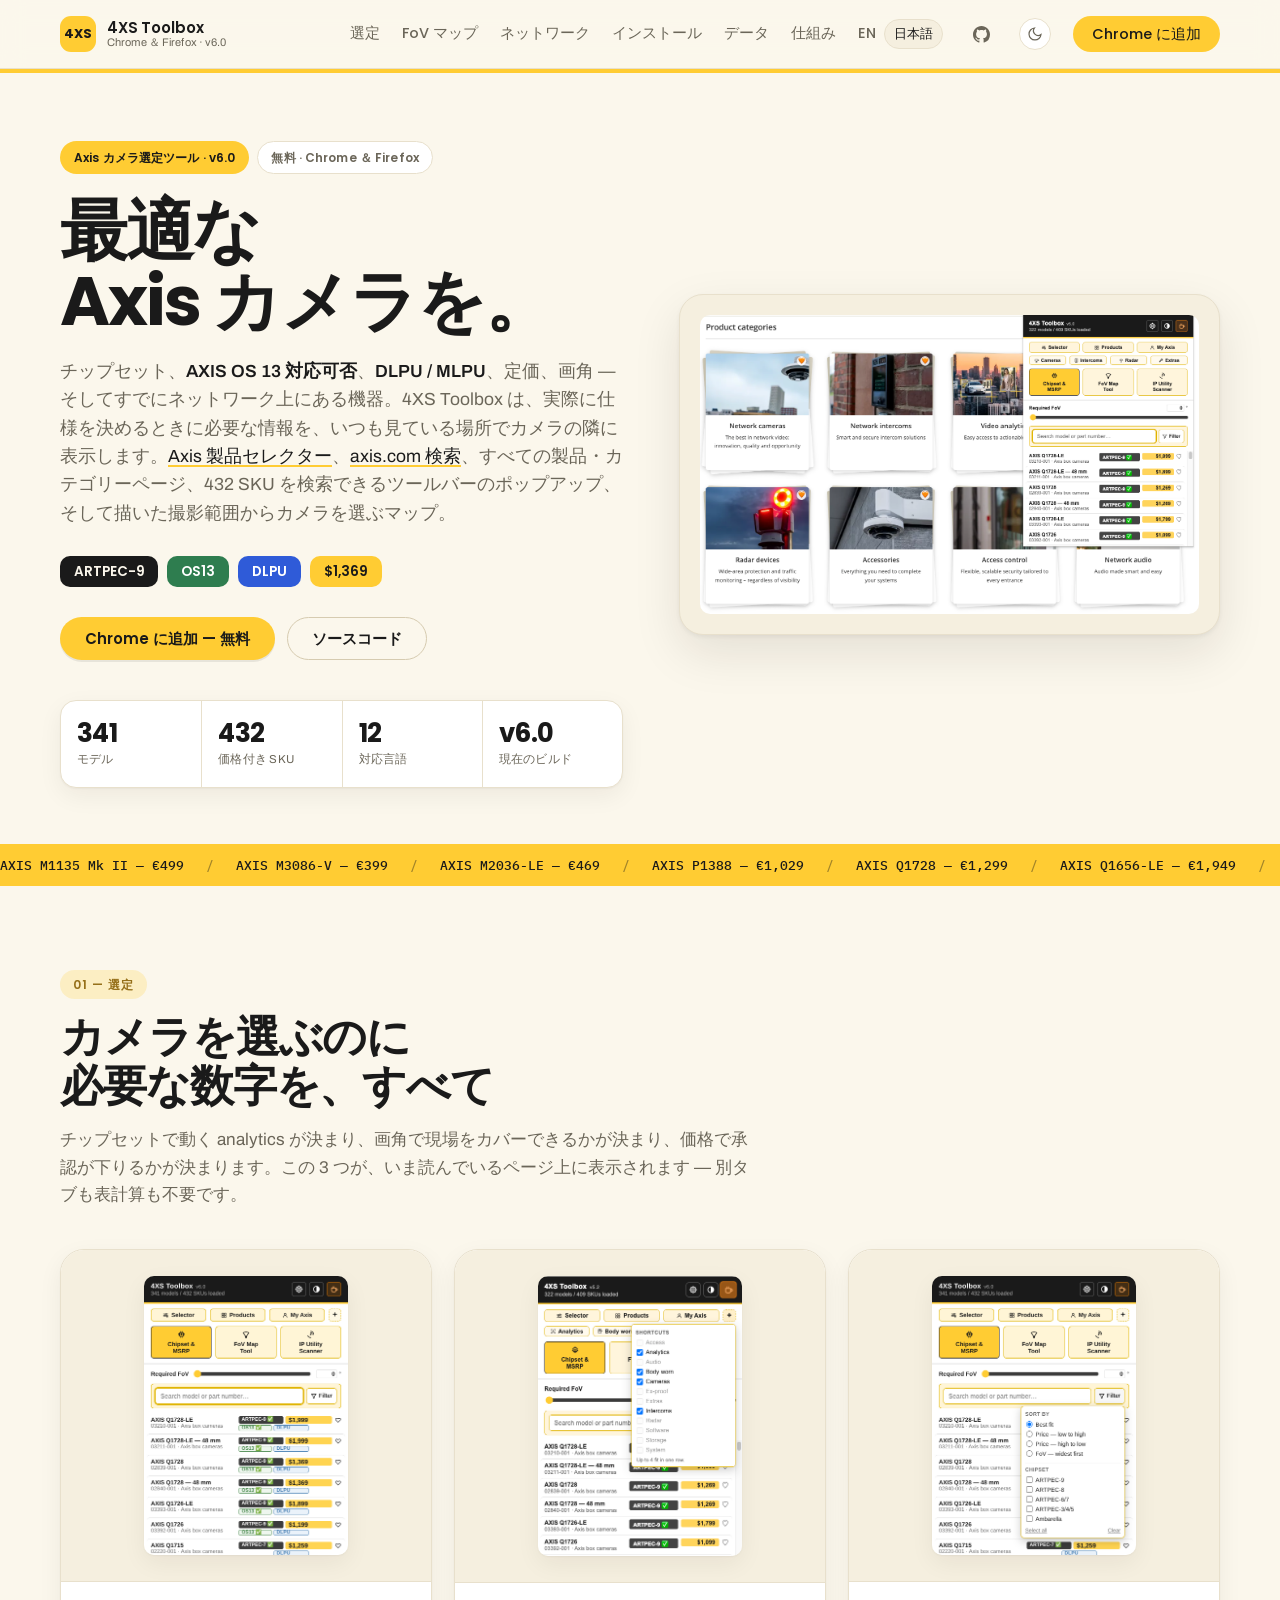
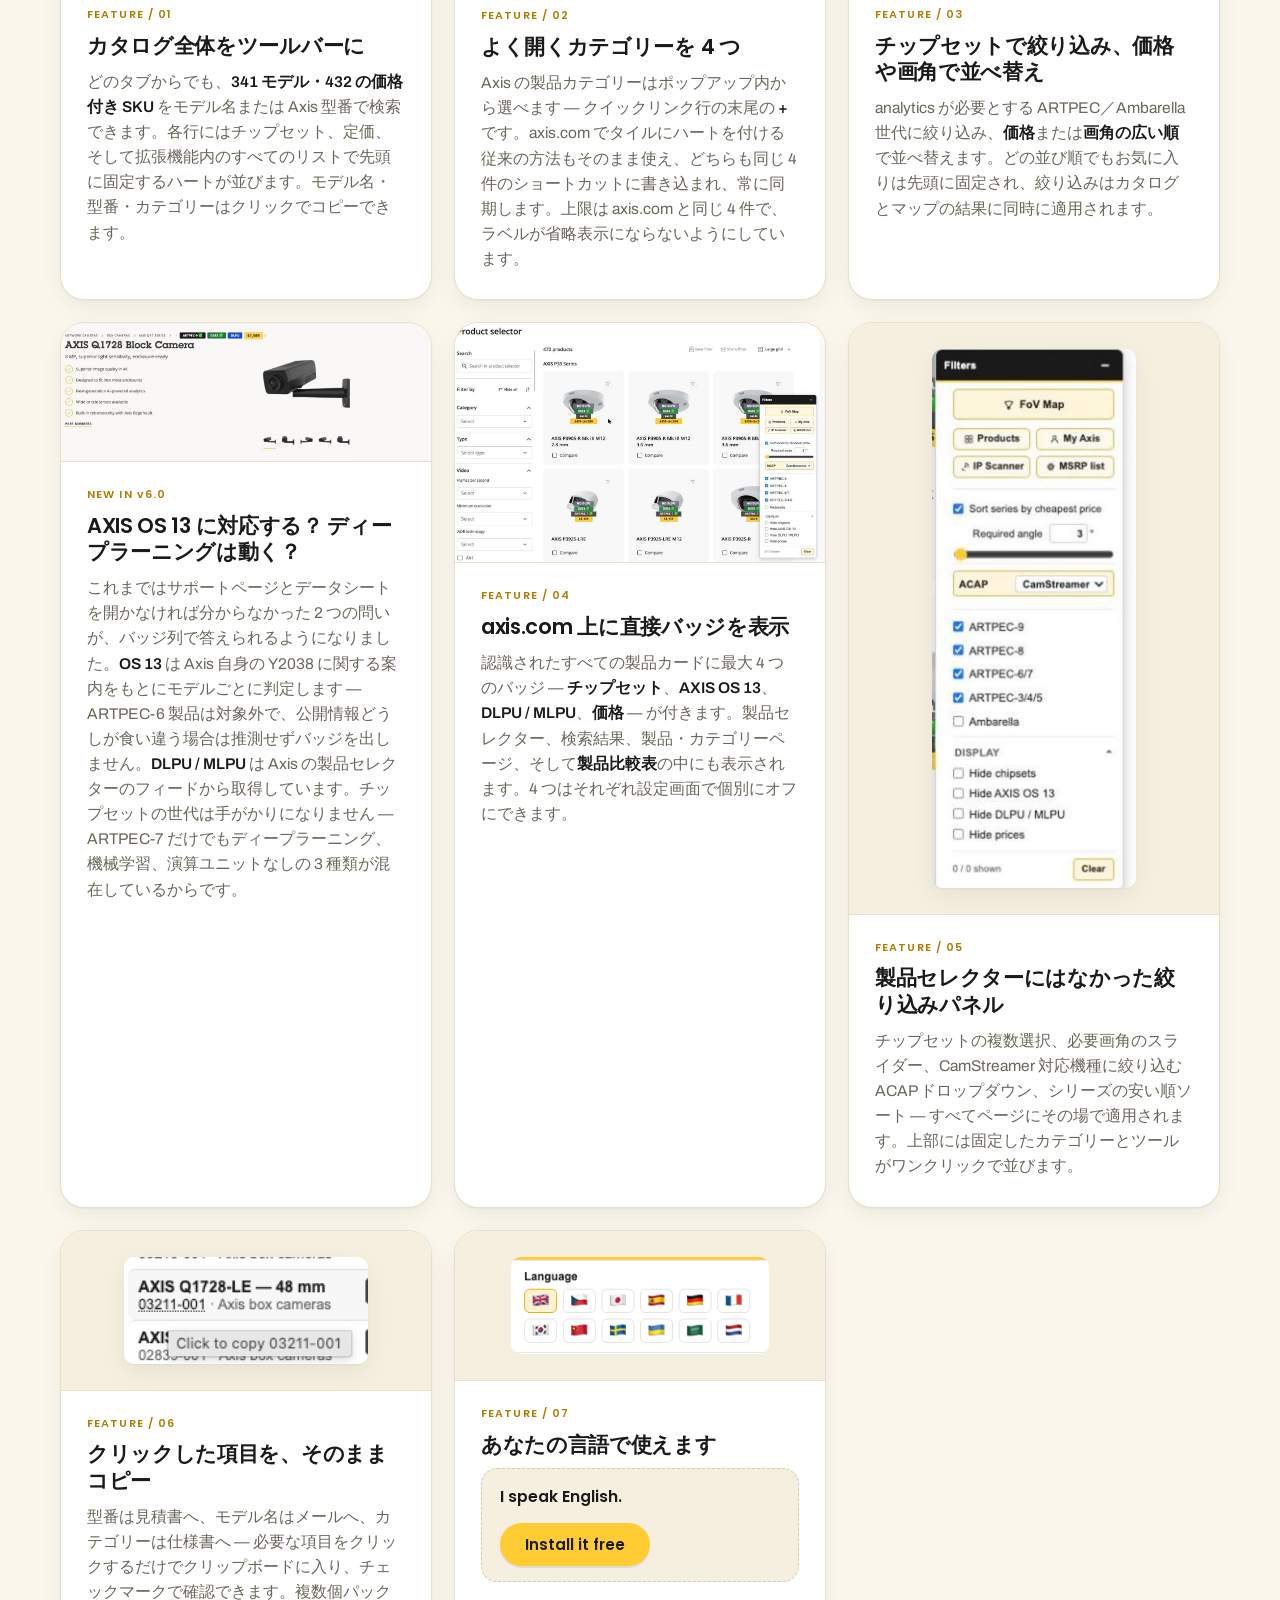
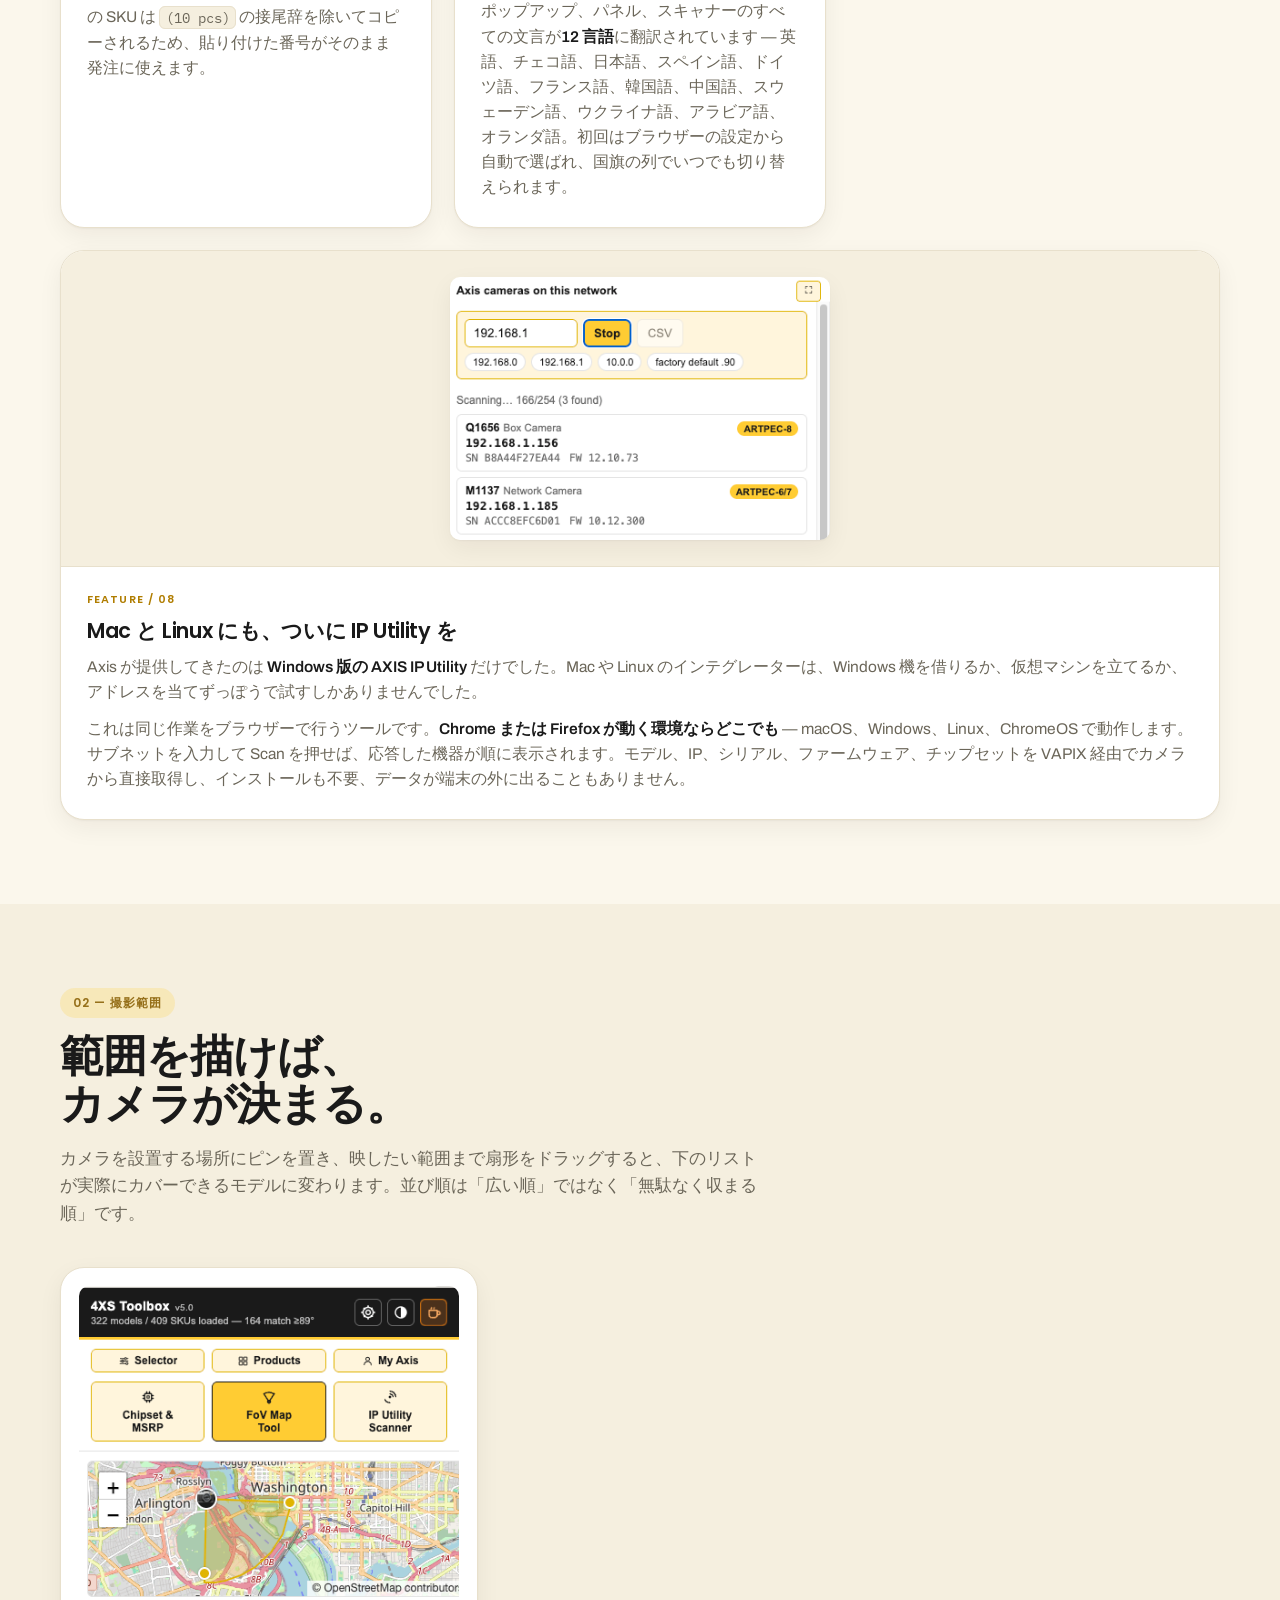
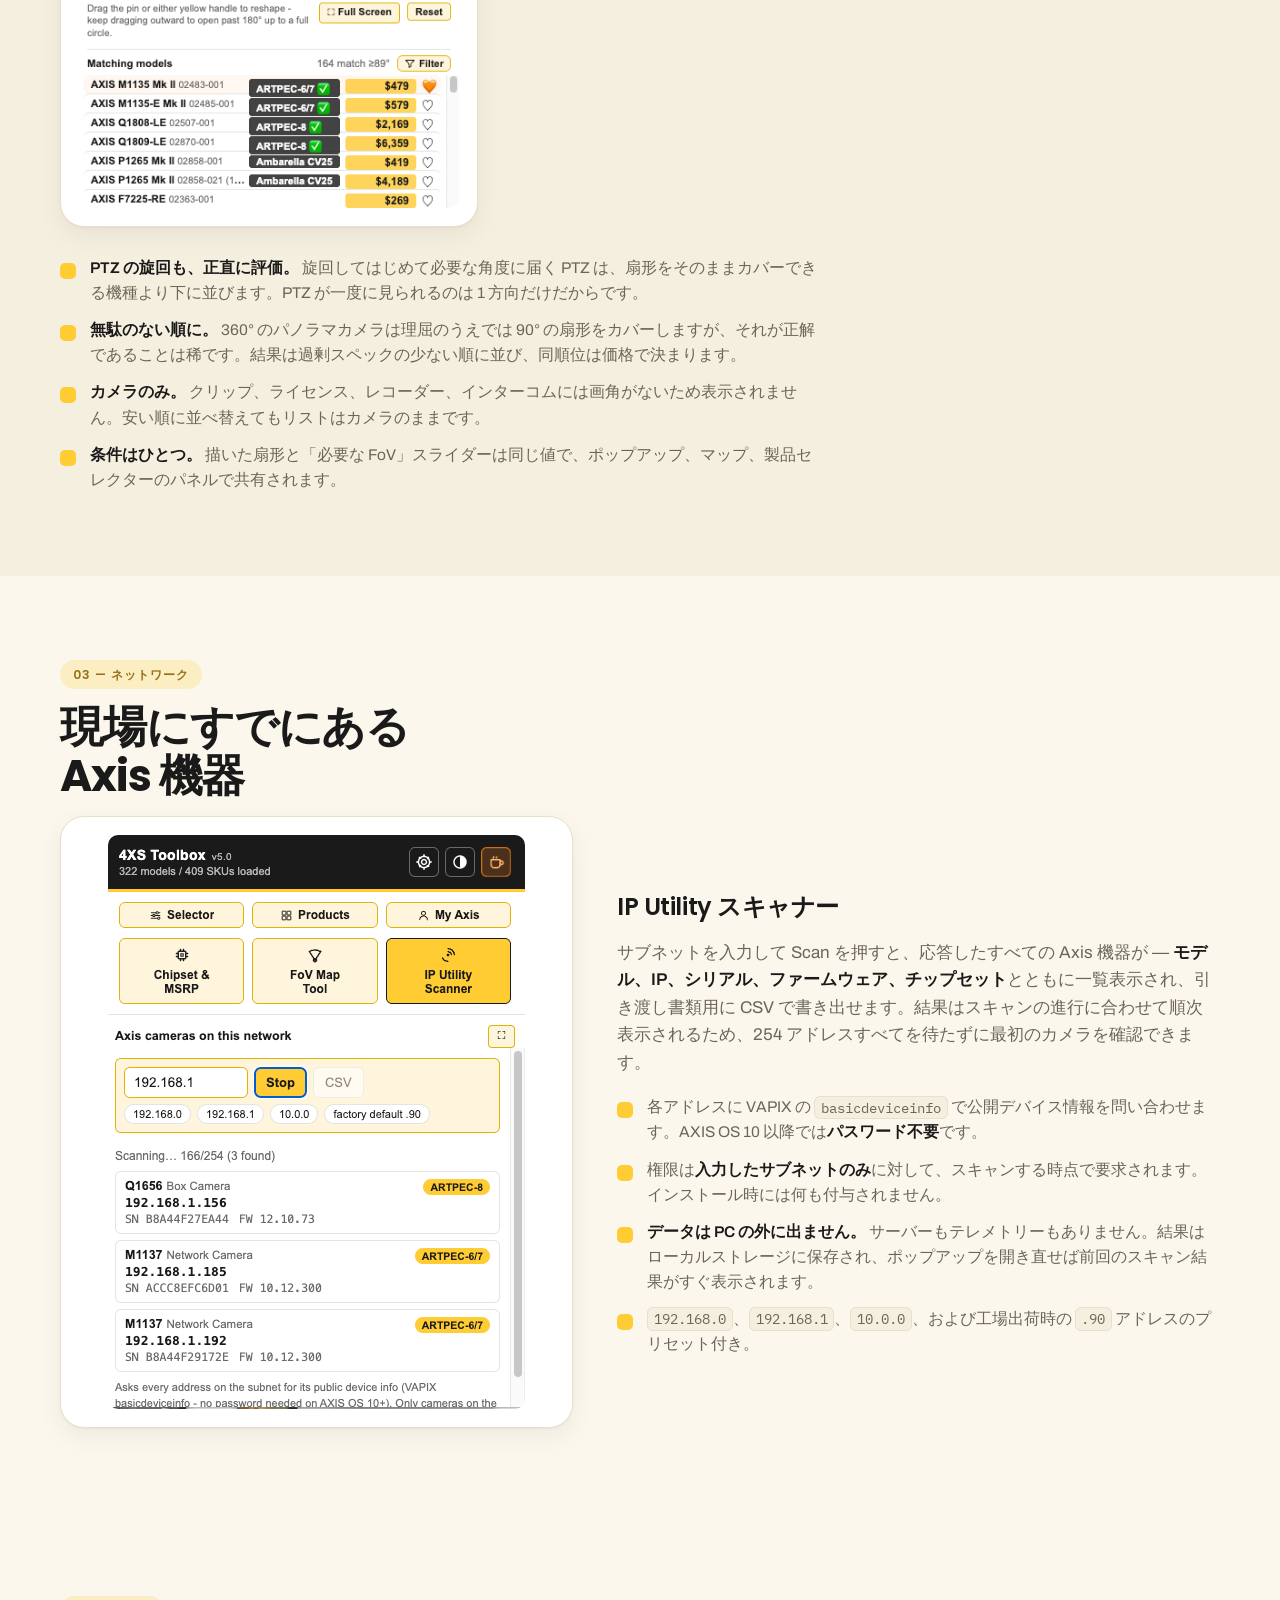
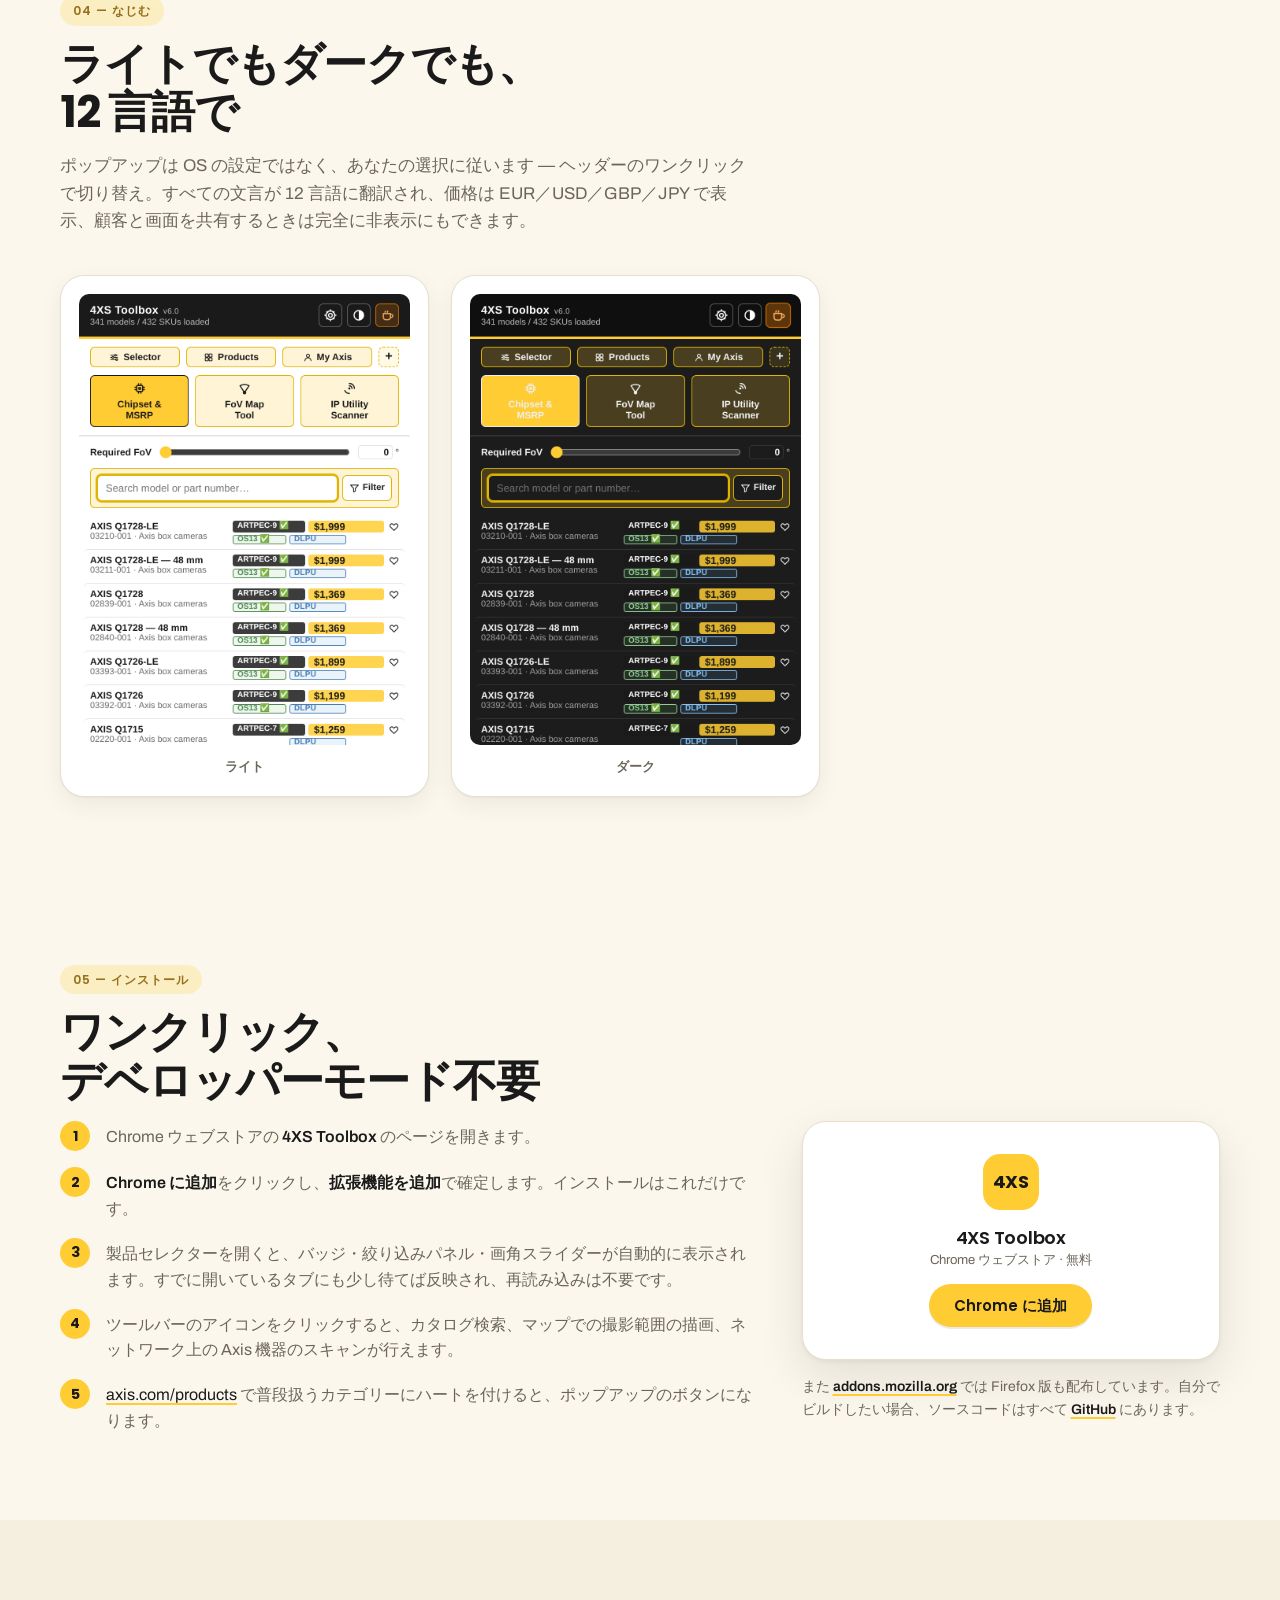
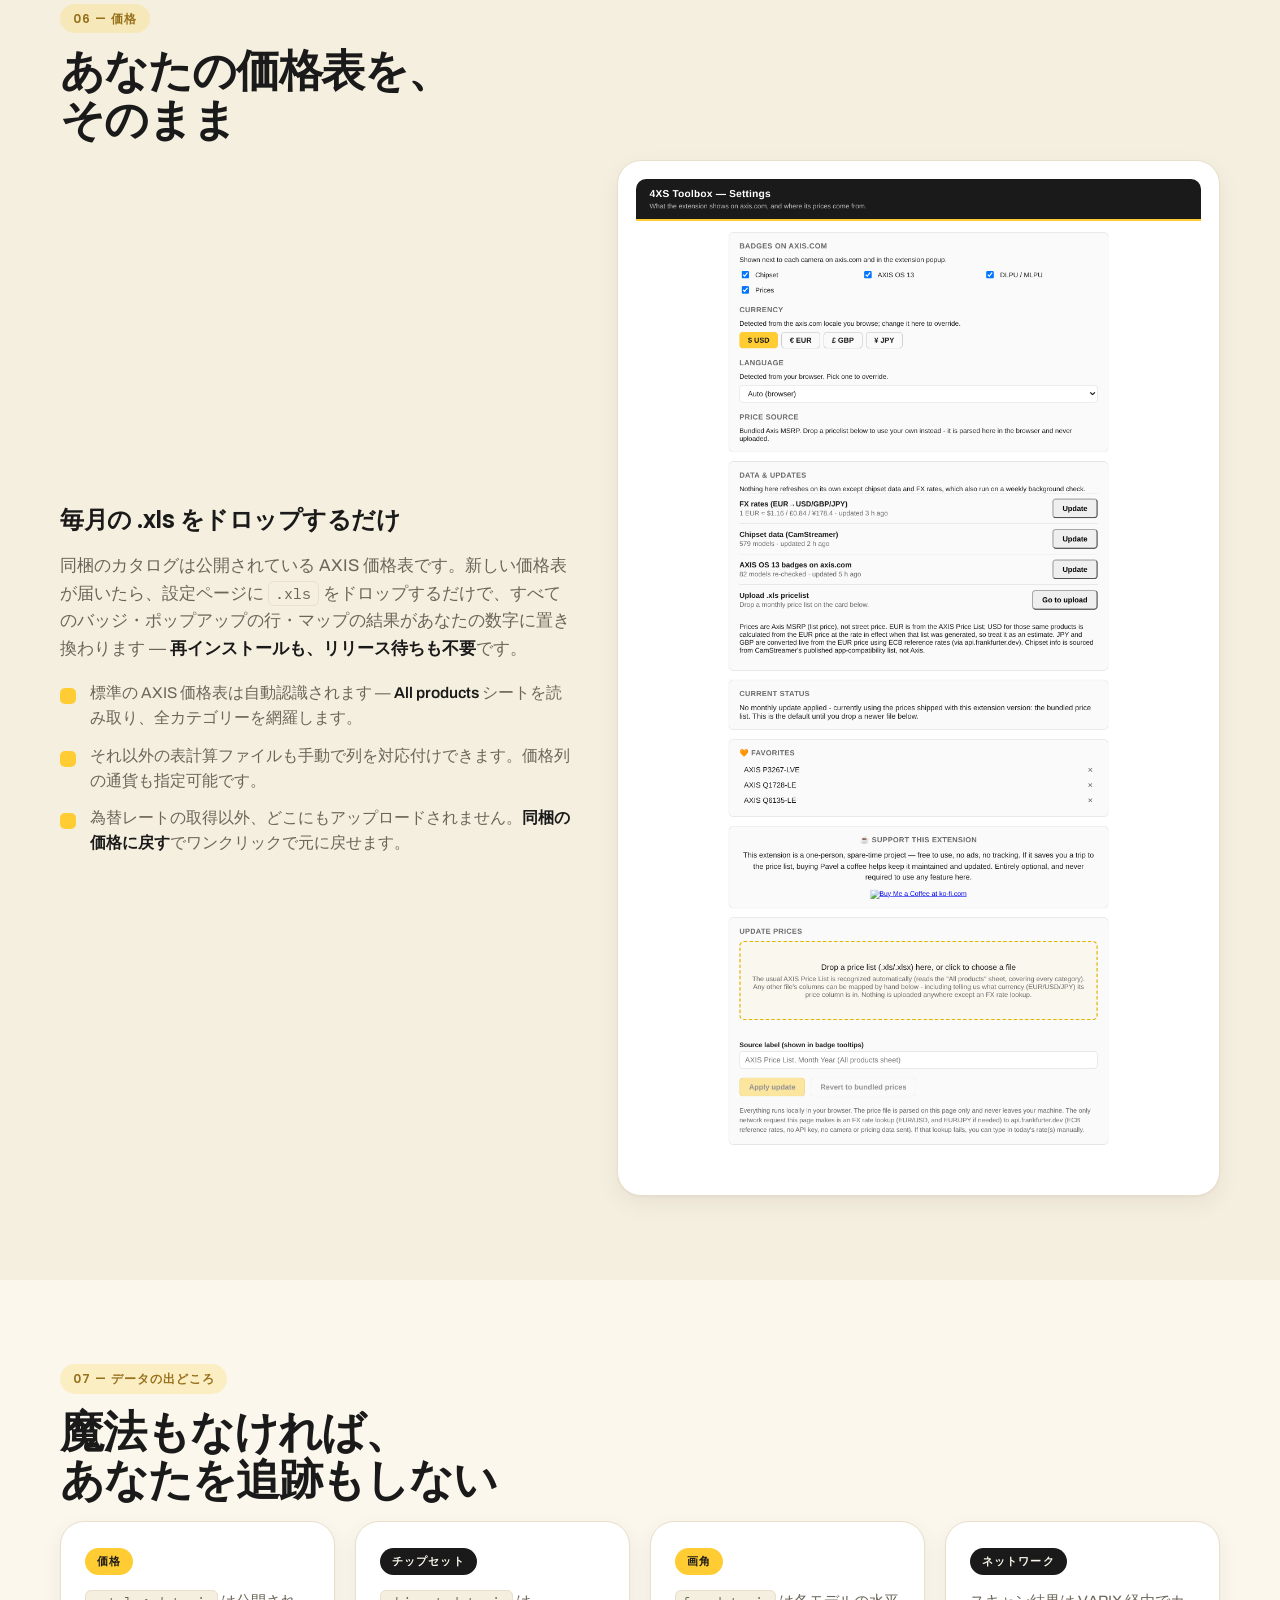
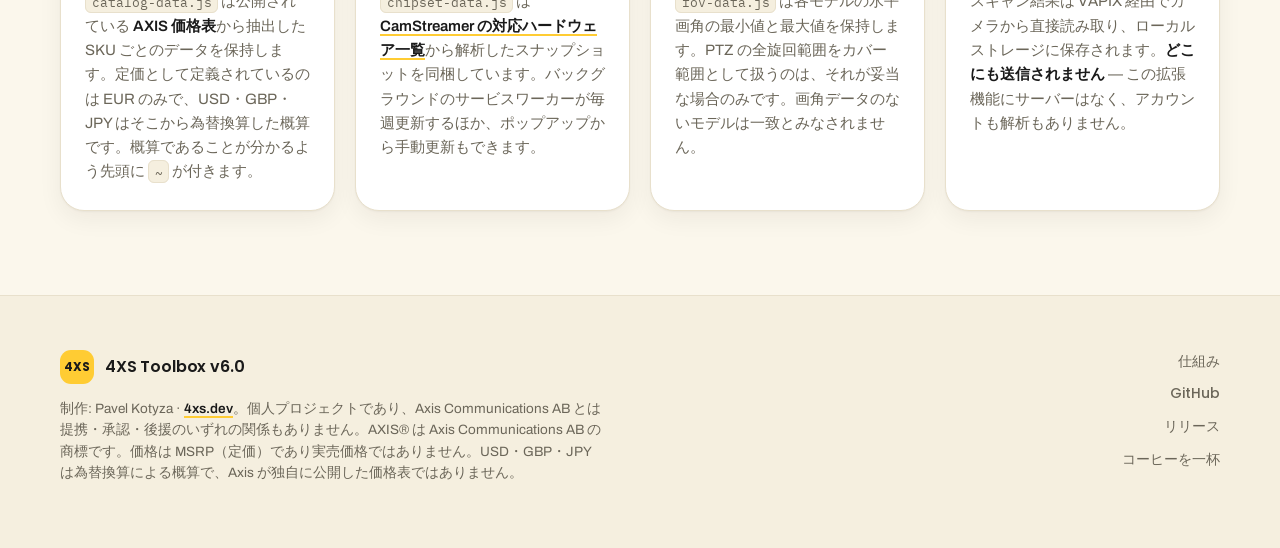
<file: docs/index.ja.html>
<!DOCTYPE html>
<html lang="ja">
<head>
<meta charset="UTF-8">
<meta name="viewport" content="width=device-width, initial-scale=1.0">
<title>4XS Toolbox — Axis カメラのチップセット・AXIS OS 13・DLPU・定価を一目で</title>
<meta name="description" content="4XS Toolbox は、チップセット・定価・画角を Axis の各カメラの隣に表示します。製品セレクター、axis.com 検索、製品ページに対応。描いた撮影範囲からカメラを選ぶマップツール、ネットワーク上の Axis 機器を探すスキャナー、よく使うカテゴリーのショートカットも搭載。Chrome と Firefox で無料。">
<link rel="alternate" hreflang="en" href="index.html">
<link rel="alternate" hreflang="ja" href="index.ja.html">
<script>
  // Applied synchronously, before first paint, so the page never flashes the
  // wrong theme on load. Mirrors the extension's own light/dark toggle:
  // remembers the visitor's choice, otherwise follows the OS preference.
  (function () {
    var KEY = "axis-overlay-docs-theme";
    var stored = null;
    try { stored = localStorage.getItem(KEY); } catch (e) {}
    var theme = stored || (window.matchMedia && window.matchMedia("(prefers-color-scheme: dark)").matches ? "dark" : "light");
    document.documentElement.setAttribute("data-theme", theme);
  })();
</script>
<link rel="preconnect" href="https://fonts.googleapis.com">
<link rel="preconnect" href="https://fonts.gstatic.com" crossorigin>
<link href="https://fonts.googleapis.com/css2?family=Poppins:wght@500;600;700&family=Archivo:wght@400;500;600;700&family=IBM+Plex+Mono:wght@400;500&display=swap" rel="stylesheet">
<style>
/* ---------------------------------------------------------------------------
   4XS Toolbox — docs site
   Visual language taken from the store banner (promo/tile-marquee-1400x560):
   warm cream canvas, Poppins geometric display type, soft rounded cards, and
   the extension's own badge chips (chipset / OS13 / DLPU / price) used as the
   page's recurring motif. Archivo stays for running text — Poppins is a
   display face and reads poorly at paragraph sizes.
   --------------------------------------------------------------------------- */
:root {
  --yellow: #FFCC33;
  --yellow-deep: #B07D00;
  --void-fixed: #1A1A1A; /* always-dark ink for anything sitting on the yellow — constant across themes so the brand mark reads the same either way */

  --bg: #FBF7EC;
  --bg-alt: #F5EFDF;
  --surface: #FFFFFF;
  --surface-2: #FFFDF8;
  --ink: #1A1A1A;
  --mute: #6B6659;
  --border: #E8E0CC;
  --border-strong: #D6CBB0;
  --eyebrow: #96701A;
  --shadow: 0 1px 2px rgba(26,22,10,.04), 0 8px 24px rgba(26,22,10,.06);
  --shadow-lg: 0 2px 4px rgba(26,22,10,.05), 0 18px 48px rgba(26,22,10,.10);

  --chip-os13: #2E7D4F;
  --chip-dlpu: #2F5BD8;

  --r-sm: 10px;
  --r: 16px;
  --r-lg: 24px;
  --r-pill: 999px;

  --display: 'Poppins', 'Archivo', 'Hiragino Sans', 'Hiragino Kaku Gothic ProN', 'Yu Gothic', 'Noto Sans JP', Meiryo, sans-serif;
  --text: 'Archivo', 'Hiragino Sans', 'Hiragino Kaku Gothic ProN', 'Yu Gothic', 'Noto Sans JP', Meiryo, Helvetica, Arial, sans-serif;
  --mono: 'IBM Plex Mono', ui-monospace, monospace;
}

:root[data-theme="dark"] {
  --bg: #15130F;
  --bg-alt: #1D1A15;
  --surface: #211E18;
  --surface-2: #262219;
  --ink: #F7F3E8;
  --mute: #B5AE9D;
  --border: #322D24;
  --border-strong: #4A4335;
  --eyebrow: var(--yellow);
  --shadow: 0 1px 2px rgba(0,0,0,.3), 0 8px 24px rgba(0,0,0,.28);
  --shadow-lg: 0 2px 4px rgba(0,0,0,.35), 0 18px 48px rgba(0,0,0,.4);
  --chip-os13: #4CAF79;
  --chip-dlpu: #6E90F0;
}

* { box-sizing: border-box; }

html { scroll-behavior: smooth; }

body {
  margin: 0;
  background: var(--bg);
  color: var(--ink);
  font-family: var(--text);
  font-size: 17px;
  line-height: 1.62;
  -webkit-font-smoothing: antialiased;
  overflow-x: hidden;
}

h1, h2, h3, .brand-mark, .footer-mark, .stat-num, .btn, .tag, .eyebrow,
.feature-kicker, .install-cta-mark, .install-cta-name, .source-tag, .nav-links a {
  font-family: var(--display);
}

a { color: inherit; }
img { max-width: 100%; display: block; }

code {
  font-family: var(--mono);
  font-size: .88em;
  background: var(--bg-alt);
  border: 1px solid var(--border);
  border-radius: 6px;
  padding: .12em .42em;
}

.wrap { width: min(1160px, 100% - 48px); margin-inline: auto; }

/* ---------- buttons ---------- */
.btn {
  display: inline-flex;
  align-items: center;
  justify-content: center;
  gap: 8px;
  padding: 13px 24px;
  border-radius: var(--r-pill);
  font-weight: 600;
  font-size: 15px;
  line-height: 1;
  text-decoration: none;
  border: 1.5px solid transparent;
  transition: transform .15s ease, box-shadow .15s ease, background .15s ease;
  white-space: nowrap;
}
.btn-primary { background: var(--yellow); color: var(--void-fixed); box-shadow: 0 2px 0 rgba(0,0,0,.08); }
.btn-primary:hover { transform: translateY(-1px); box-shadow: 0 6px 18px rgba(255,204,51,.45); }
.btn-ghost { background: transparent; color: var(--ink); border-color: var(--border-strong); }
.btn-ghost:hover { background: var(--bg-alt); transform: translateY(-1px); }
.btn-nav { padding: 10px 18px; font-size: 14px; background: var(--yellow); color: var(--void-fixed); }
.btn-nav:hover { transform: translateY(-1px); box-shadow: 0 6px 16px rgba(255,204,51,.4); }

/* ---------- header ---------- */
header {
  position: sticky;
  top: 0;
  z-index: 50;
  background: color-mix(in srgb, var(--bg) 88%, transparent);
  backdrop-filter: saturate(1.4) blur(12px);
  border-bottom: 1px solid var(--border);
}
.nav-inner { display: flex; align-items: center; justify-content: space-between; gap: 20px; min-height: 68px; }
.brand { display: inline-flex; align-items: center; gap: 11px; text-decoration: none; }
.brand-mark {
  display: grid;
  place-items: center;
  width: 36px; height: 36px;
  border-radius: 11px;
  background: var(--yellow);
  color: var(--void-fixed);
  font-weight: 700;
  font-size: 13px;
  letter-spacing: -.02em;
}
.brand-text { display: flex; flex-direction: column; line-height: 1.15; }
.brand-text .t1 { font-family: var(--display); font-weight: 600; font-size: 15px; letter-spacing: -.01em; }
.brand-text .t2 { font-size: 11px; color: var(--mute); letter-spacing: .01em; }

.nav-links { display: flex; align-items: center; gap: 22px; }
.nav-links a { text-decoration: none; font-size: 14.5px; font-weight: 500; color: var(--mute); transition: color .15s ease; }
.nav-links a:hover { color: var(--ink); }
.nav-links .btn-nav { color: var(--void-fixed); }

.lang-switch { display: inline-flex; align-items: center; gap: 8px; white-space: nowrap; font-family: var(--display); font-size: 13px; font-weight: 500; }
.lang-switch .is-current { background: var(--bg-alt); border: 1px solid var(--border); border-radius: var(--r-pill); padding: 3px 9px; }
.lang-sep { display: none; }
.lang-switch a { color: var(--mute); }

.icon-github-link { display: inline-grid; place-items: center; width: 32px; height: 32px; border-radius: var(--r-pill); color: var(--mute); }
.icon-github-link:hover { background: var(--bg-alt); color: var(--ink); }
.icon-github { width: 17px; height: 17px; fill: currentColor; }

.theme-toggle {
  display: inline-grid; place-items: center;
  width: 32px; height: 32px;
  border-radius: var(--r-pill);
  border: 1px solid var(--border);
  background: var(--surface);
  color: var(--mute);
  cursor: pointer;
  padding: 0;
}
.theme-toggle:hover { color: var(--ink); border-color: var(--border-strong); }
.theme-toggle svg { width: 16px; height: 16px; fill: none; stroke: currentColor; stroke-width: 1.8; stroke-linecap: round; }
:root[data-theme="dark"] .icon-moon { display: none; }
:root:not([data-theme="dark"]) .icon-sun { display: none; }

/* ---------- hero ---------- */
.hero { padding: 72px 0 56px; position: relative; }
.hero::before {
  content: "";
  position: absolute; inset: 0 0 auto 0; height: 4px;
  background: var(--yellow);
}
.hero-grid { display: grid; grid-template-columns: minmax(0, 1.02fr) minmax(0, .98fr); gap: 56px; align-items: center; }

.tag-row { display: flex; flex-wrap: wrap; gap: 8px; margin-bottom: 22px; }
.tag {
  font-size: 12px; font-weight: 600; letter-spacing: .01em;
  padding: 6px 13px; border-radius: var(--r-pill);
  background: var(--surface); border: 1px solid var(--border); color: var(--mute);
}
.tag-accent { background: var(--yellow); border-color: transparent; color: var(--void-fixed); }

.hero h1 {
  font-size: clamp(42px, 5.6vw, 68px);
  font-weight: 700;
  line-height: 1.04;
  letter-spacing: -.028em;
  margin: 0 0 20px;
}
#hero-h1b { color: var(--ink); }
:root[data-theme="dark"] #hero-h1b { color: var(--yellow); }

.sub { font-size: 17.5px; color: var(--mute); margin: 0 0 28px; max-width: 58ch; }
.sub strong { color: var(--ink); font-weight: 600; }
.sub a { color: var(--ink); text-decoration-color: var(--yellow); text-decoration-thickness: 2px; text-underline-offset: 3px; }

.badge-strip { display: flex; flex-wrap: wrap; gap: 9px; margin: 0 0 30px; }
.bchip {
  font-family: var(--display);
  font-weight: 600; font-size: 13.5px; line-height: 1;
  padding: 9px 14px;
  border-radius: var(--r-sm);
  letter-spacing: -.005em;
}
.bchip-chipset { background: var(--ink); color: var(--bg); }
.bchip-os13 { background: var(--chip-os13); color: #fff; }
.bchip-dlpu { background: var(--chip-dlpu); color: #fff; }
.bchip-price { background: var(--yellow); color: var(--void-fixed); }

.cta-row { display: flex; flex-wrap: wrap; gap: 12px; margin-bottom: 40px; }

.stat-strip {
  display: grid; grid-template-columns: repeat(4, 1fr);
  background: var(--surface); border: 1px solid var(--border);
  border-radius: var(--r); box-shadow: var(--shadow);
  overflow: hidden;
}
.stat-strip > div { padding: 18px 16px; border-left: 1px solid var(--border); }
.stat-strip > div:first-child { border-left: 0; }
.stat-num { font-size: 26px; font-weight: 700; letter-spacing: -.02em; line-height: 1.1; color: var(--ink); }
:root[data-theme="dark"] .stat-num { color: var(--yellow); }
.stat-label { font-size: 11.5px; color: var(--mute); letter-spacing: .02em; margin-top: 2px; }

.hero-shot {
  margin: 0;
  background: var(--bg-alt);
  border: 1px solid var(--border);
  border-radius: var(--r-lg);
  padding: 20px;
  box-shadow: var(--shadow-lg);
}
.hero-shot img { border-radius: var(--r-sm); }

/* ---------- ticker ---------- */
.ticker {
  background: var(--yellow);
  color: var(--void-fixed);
  overflow: hidden;
  padding: 11px 0;
  font-family: var(--mono);
  font-size: 12.5px;
  font-weight: 500;
}
.ticker-track { display: flex; gap: 22px; white-space: nowrap; width: max-content; animation: slide 46s linear infinite; }
.ticker-track .sep { opacity: .4; }
@keyframes slide { from { transform: translateX(0); } to { transform: translateX(-50%); } }
@media (prefers-reduced-motion: reduce) { .ticker-track { animation: none; } }

/* ---------- section scaffolding ---------- */
section { padding: 84px 0; }
.features, .install { background: var(--bg); }
.fovmap, .updates { background: var(--bg-alt); }
.sorting, .sources { background: var(--bg); }

.eyebrow-row { margin-bottom: 14px; }
.eyebrow {
  display: inline-block;
  font-size: 12px; font-weight: 600; letter-spacing: .08em; text-transform: uppercase;
  color: var(--eyebrow);
  background: color-mix(in srgb, var(--yellow) 22%, transparent);
  border-radius: var(--r-pill);
  padding: 5px 13px;
}
.section-title {
  font-size: clamp(30px, 3.6vw, 44px);
  font-weight: 700; line-height: 1.1; letter-spacing: -.025em;
  margin: 0 0 16px;
}
.section-sub { font-size: 17px; color: var(--mute); max-width: 70ch; margin: 0 0 40px; }

/* ---------- feature cards ---------- */
.feature-grid { display: grid; grid-template-columns: repeat(auto-fit, minmax(330px, 1fr)); gap: 22px; }
.feature-card {
  background: var(--surface);
  border: 1px solid var(--border);
  border-radius: var(--r-lg);
  box-shadow: var(--shadow);
  overflow: hidden;
  display: flex; flex-direction: column;
  transition: transform .2s ease, box-shadow .2s ease;
}
.feature-card:hover { transform: translateY(-3px); box-shadow: var(--shadow-lg); }
.card-wide { grid-column: 1 / -1; }

.feature-figure { margin: 0; background: var(--bg-alt); border-bottom: 1px solid var(--border); }
.feature-figure img { width: 100%; }
.feature-figure-inset { display: grid; place-items: center; padding: 26px 20px; }
.feature-figure-inset img { border-radius: var(--r-sm); box-shadow: var(--shadow); }
.lang-flags { box-shadow: none !important; }

.feature-body { padding: 24px 26px 28px; }
.feature-kicker {
  font-size: 11px; font-weight: 600; letter-spacing: .1em;
  color: var(--yellow-deep); margin-bottom: 9px;
}
:root[data-theme="dark"] .feature-kicker { color: var(--yellow); }
.feature-body h3 { font-size: 21px; font-weight: 600; letter-spacing: -.015em; line-height: 1.25; margin: 0 0 10px; }
.feature-body p { font-size: 15.5px; color: var(--mute); margin: 0 0 12px; }
.feature-body p:last-child { margin-bottom: 0; }
.feature-body strong { color: var(--ink); font-weight: 600; }

.lang-hello {
  display: flex; flex-wrap: wrap; align-items: center; gap: 14px;
  background: var(--bg-alt);
  border: 1px dashed var(--border-strong);
  border-radius: var(--r);
  padding: 15px 18px;
  margin: 0 0 16px;
}
.hello-line { margin: 0 !important; font-family: var(--display); font-weight: 600; font-size: 16px; color: var(--ink) !important; }

/* ---------- fov map ---------- */
.fovmap-shot, .narrow-shot {
  margin: 0;
  background: var(--surface);
  border: 1px solid var(--border);
  border-radius: var(--r-lg);
  padding: 18px;
  box-shadow: var(--shadow);
}
.fovmap-shot img, .narrow-shot img { border-radius: var(--r-sm); margin-inline: auto; }

.spec-list { list-style: none; padding: 0; margin: 0; display: grid; gap: 12px; }
.spec-list li {
  position: relative;
  padding-left: 30px;
  font-size: 15.5px;
  color: var(--mute);
}
.spec-list li::before {
  content: "";
  position: absolute; left: 0; top: .52em;
  width: 16px; height: 16px;
  border-radius: 5px;
  background: var(--yellow);
}
.spec-list strong { color: var(--ink); font-weight: 600; }

/* ---------- two-column tool rows ---------- */
.tool-row { display: grid; grid-template-columns: minmax(0, .92fr) minmax(0, 1.08fr); gap: 44px; align-items: center; }
.tool-row.flip .tool-copy { order: -1; }
.tool-row figure { margin: 0; background: var(--surface); border: 1px solid var(--border); border-radius: var(--r-lg); padding: 18px; box-shadow: var(--shadow); }
.tool-row figure img { border-radius: var(--r-sm); margin-inline: auto; }
.tool-copy h3 { font-size: 24px; font-weight: 600; letter-spacing: -.02em; margin: 0 0 12px; }
.tool-copy p { color: var(--mute); margin: 0 0 18px; }
.tool-copy strong { color: var(--ink); font-weight: 600; }

/* ---------- light / dark pair ---------- */
.shot-pair { display: grid; grid-template-columns: 1fr 1fr; gap: 22px; }
.shot-pair figure { margin: 0; background: var(--surface); border: 1px solid var(--border); border-radius: var(--r-lg); padding: 18px; box-shadow: var(--shadow); }
.shot-pair img { border-radius: var(--r-sm); }
.shot-pair figcaption { font-family: var(--display); font-size: 12.5px; font-weight: 600; color: var(--mute); text-align: center; margin-top: 12px; }

/* ---------- install ---------- */
.install-grid { display: grid; grid-template-columns: minmax(0, 1.25fr) minmax(0, .75fr); gap: 44px; align-items: start; }
.steps { list-style: none; padding: 0; margin: 0; display: grid; gap: 16px; counter-reset: s; }
.steps li { display: flex; gap: 16px; align-items: flex-start; }
.step-num {
  flex: 0 0 auto;
  display: grid; place-items: center;
  width: 30px; height: 30px;
  border-radius: var(--r-pill);
  background: var(--yellow); color: var(--void-fixed);
  font-family: var(--display); font-weight: 700; font-size: 14px;
}
.step-text { font-size: 16px; color: var(--mute); padding-top: 3px; }
.step-text strong { color: var(--ink); font-weight: 600; }
.step-text a { color: var(--ink); text-decoration-color: var(--yellow); text-decoration-thickness: 2px; text-underline-offset: 3px; }

.install-cta {
  display: grid; justify-items: center; gap: 14px;
  background: var(--surface);
  border: 1px solid var(--border);
  border-radius: var(--r-lg);
  box-shadow: var(--shadow-lg);
  padding: 32px 26px;
  text-align: center;
}
.install-cta-mark {
  display: grid; place-items: center;
  width: 56px; height: 56px;
  border-radius: 17px;
  background: var(--yellow); color: var(--void-fixed);
  font-weight: 700; font-size: 18px; letter-spacing: -.02em;
}
.install-cta-meta { font-size: 13px; color: var(--mute); line-height: 1.5; }
.install-cta-name { font-size: 18px; font-weight: 600; color: var(--ink); letter-spacing: -.015em; }
.install-cta-note { font-size: 14px; color: var(--mute); }
.install-cta-note a { color: var(--ink); text-decoration-color: var(--yellow); text-decoration-thickness: 2px; text-underline-offset: 3px; }

/* ---------- sources ---------- */
.sources-grid { display: grid; grid-template-columns: repeat(auto-fit, minmax(270px, 1fr)); gap: 20px; }
.source-card {
  background: var(--surface);
  border: 1px solid var(--border);
  border-radius: var(--r-lg);
  box-shadow: var(--shadow);
  padding: 24px 24px 26px;
}
.source-card p { font-size: 15px; color: var(--mute); margin: 0; }
.source-card strong { color: var(--ink); font-weight: 600; }
.source-card a { color: var(--ink); text-decoration-color: var(--yellow); text-decoration-thickness: 2px; text-underline-offset: 3px; }
.source-tag {
  display: inline-block;
  font-size: 11px; font-weight: 700; letter-spacing: .1em;
  border-radius: var(--r-pill);
  padding: 5px 12px;
  margin-bottom: 14px;
}
.source-tag.light { background: var(--yellow); color: var(--void-fixed); }
.source-tag.dark { background: var(--ink); color: var(--bg); }

/* ---------- footer ---------- */
footer { background: var(--bg-alt); border-top: 1px solid var(--border); padding: 54px 0 64px; }
.footer-inner { display: grid; grid-template-columns: minmax(0, 1fr) auto; gap: 40px; align-items: start; }
.footer-brand-row { display: flex; align-items: center; gap: 11px; margin-bottom: 14px; }
.footer-mark {
  display: grid; place-items: center;
  width: 34px; height: 34px;
  border-radius: 11px;
  background: var(--yellow); color: var(--void-fixed);
  font-weight: 700; font-size: 12px; letter-spacing: -.02em;
}
.footer-brand .name { font-family: var(--display); font-weight: 600; font-size: 16px; letter-spacing: -.01em; }
.footer-brand p { font-size: 13.5px; color: var(--mute); margin: 0; max-width: 68ch; line-height: 1.6; }
.footer-brand a { color: var(--ink); text-decoration-color: var(--yellow); text-decoration-thickness: 2px; text-underline-offset: 3px; }
.footer-links { display: grid; gap: 10px; justify-items: end; }
.footer-links a { font-family: var(--display); font-size: 14px; font-weight: 500; color: var(--mute); text-decoration: none; }
.footer-links a:hover { color: var(--ink); }

/* ---------- responsive ---------- */
@media (max-width: 1150px) {
  .hero-grid { grid-template-columns: 1fr; gap: 40px; }
  .tool-row, .tool-row.flip { grid-template-columns: 1fr; gap: 28px; }
  .tool-row.flip .tool-copy { order: 0; }
  .install-grid { grid-template-columns: 1fr; gap: 32px; }
  .nav-links a:not(.btn-nav):not(.icon-github-link) { display: none; }
  .nav-links .lang-switch { display: none; }
}
@media (max-width: 720px) {
  .wrap { width: min(1160px, 100% - 32px); }
  body { font-size: 16px; }
  section { padding: 56px 0; }
  .hero { padding: 48px 0 40px; }
  .stat-strip { grid-template-columns: 1fr 1fr; }
  .stat-strip > div:nth-child(3) { border-left: 0; }
  .stat-strip > div:nth-child(n+3) { border-top: 1px solid var(--border); }
  .shot-pair { grid-template-columns: 1fr; }
  .footer-inner { grid-template-columns: 1fr; }
  .footer-links { justify-items: start; grid-auto-flow: column; grid-auto-columns: max-content; gap: 18px; flex-wrap: wrap; }
  .hero-shot { padding: 14px; }
  .feature-body { padding: 20px 20px 24px; }
}
@media (max-width: 560px) {
  .brand-text { display: none; }
  .btn-nav { padding: 9px 14px; font-size: 13px; }
  .nav-links { gap: 12px; }
}
@media (max-width: 420px) {
  .footer-links { grid-auto-flow: row; }
  .btn { width: 100%; }
  .cta-row { gap: 10px; }
}
</style>
</head>
<body>

<header>
  <div class="wrap nav-inner">
    <a class="brand" href="#top">
      <span class="brand-mark">4XS</span>
      <span class="brand-text">
        <span class="t1">4XS Toolbox</span>
        <span class="t2">Chrome ＆ Firefox · v6.0</span>
      </span>
    </a>
    <nav class="nav-links">
      <a href="#specify">選定</a>
      <a href="#fovmap">FoV マップ</a>
      <a href="#network">ネットワーク</a>
      <a href="#install">インストール</a>
      <a href="#sources">データ</a>
      <a href="workflow-visualizer/">仕組み</a>
      <span class="lang-switch">
        <a href="index.html" hreflang="en">EN</a>
        <span class="lang-sep"></span>
        <span class="is-current">日本語</span>
      </span>
      <a class="icon-github-link" href="https://github.com/kotyzap/4XS-Toolbox" target="_blank" rel="noopener" aria-label="GitHub">
        <svg class="icon-github" viewBox="0 0 16 16" aria-hidden="true"><path d="M8 0C3.58 0 0 3.58 0 8c0 3.54 2.29 6.53 5.47 7.59.4.07.55-.17.55-.38 0-.19-.01-.82-.01-1.49-2.01.37-2.53-.49-2.69-.94-.09-.23-.48-.94-.82-1.13-.28-.15-.68-.52-.01-.53.63-.01 1.08.58 1.23.82.72 1.21 1.87.87 2.33.66.07-.52.28-.87.51-1.07-1.78-.2-3.64-.89-3.64-3.95 0-.87.31-1.59.82-2.15-.08-.2-.36-1.02.08-2.12 0 0 .67-.21 2.2.82.64-.18 1.32-.27 2-.27s1.36.09 2 .27c1.53-1.04 2.2-.82 2.2-.82.44 1.1.16 1.92.08 2.12.51.56.82 1.27.82 2.15 0 3.07-1.87 3.75-3.65 3.95.29.25.54.73.54 1.48 0 1.07-.01 1.93-.01 2.2 0 .21.15.46.55.38A8.01 8.01 0 0 0 16 8c0-4.42-3.58-8-8-8Z"/></svg>
      </a>
      <button class="theme-toggle" id="theme-toggle" type="button" aria-label="Toggle dark mode">
        <svg class="icon-moon" viewBox="0 0 24 24" aria-hidden="true"><path d="M21 12.8A9 9 0 1 1 11.2 3a7 7 0 0 0 9.8 9.8Z"/></svg>
        <svg class="icon-sun" viewBox="0 0 24 24" aria-hidden="true"><circle cx="12" cy="12" r="4"/><path d="M12 2v2M12 20v2M4.9 4.9l1.4 1.4M17.7 17.7l1.4 1.4M2 12h2M20 12h2M4.9 19.1l1.4-1.4M17.7 6.3l1.4-1.4"/></svg>
      </button>
      <a class="btn btn-nav" href="https://chromewebstore.google.com/detail/4xs-toolbox/gnegcekipfaapeboifcejnjmfemfigpl" target="_blank" rel="noopener">Chrome に追加</a>
    </nav>
  </div>
</header>

<section class="hero" id="top">
  <div class="wrap">
    <div class="hero-grid">
      <div class="hero-copy">
        <div class="tag-row">
          <span class="tag tag-accent">Axis カメラ選定ツール · v6.0</span>
          <span class="tag">無料 · Chrome ＆ Firefox</span>
        </div>
        <h1><span id="hero-h1a">最適な</span><br><span id="hero-h1b">Axis カメラを。</span></h1>
        <p class="sub" id="hero-sub">チップセット、<strong>AXIS OS 13 対応可否</strong>、<strong>DLPU / MLPU</strong>、定価、画角 — そしてすでにネットワーク上にある機器。4XS Toolbox は、実際に仕様を決めるときに必要な情報を、いつも見ている場所でカメラの隣に表示します。<a href="https://www.axis.com/support/tools/product-selector" target="_blank" rel="noopener">Axis 製品セレクター</a>、<a href="https://www.axis.com/search" target="_blank" rel="noopener">axis.com 検索</a>、すべての製品・カテゴリーページ、432 SKU を検索できるツールバーのポップアップ、そして描いた撮影範囲からカメラを選ぶマップ。</p>
        <div class="badge-strip" aria-hidden="true">
          <span class="bchip bchip-chipset">ARTPEC-9</span>
          <span class="bchip bchip-os13">OS13</span>
          <span class="bchip bchip-dlpu">DLPU</span>
          <span class="bchip bchip-price">$1,369</span>
        </div>
        <div class="cta-row">
          <a class="btn btn-primary" id="hero-cta1" href="https://chromewebstore.google.com/detail/4xs-toolbox/gnegcekipfaapeboifcejnjmfemfigpl" target="_blank" rel="noopener">Chrome に追加 — 無料</a>
          <a class="btn btn-ghost" id="hero-cta2" href="https://github.com/kotyzap/4XS-Toolbox" target="_blank" rel="noopener">ソースコード</a>
        </div>
        <div class="stat-strip">
          <div><div class="stat-num">341</div><div class="stat-label">モデル</div></div>
          <div><div class="stat-num">432</div><div class="stat-label">価格付き SKU</div></div>
          <div><div class="stat-num">12</div><div class="stat-label">対応言語</div></div>
          <div><div class="stat-num">v6.0</div><div class="stat-label">現在のビルド</div></div>
        </div>
      </div>
      <figure class="hero-shot">
        <img src="img/popup-v5-quick-links.png" alt="The 4XS Toolbox popup open over the axis.com Product categories page: quick links to Selector, Products and My Axis, a row of pinned category buttons (Cameras, Intercoms, Radar, Extras), three tabs for Chipset &amp; MSRP, FoV Map Tool and IP Utility Scanner, a Required FoV slider, a search box with a Filter button, and AXIS Q17 results carrying ARTPEC-9 chipset badges and price badges">
      </figure>
    </div>
  </div>
</section>

<div class="ticker">
  <div class="ticker-track">
    <span>AXIS M1135 Mk II — €499</span><span class="sep">/</span>
    <span>AXIS M3086-V — €399</span><span class="sep">/</span>
    <span>AXIS M2036-LE — €469</span><span class="sep">/</span>
    <span>AXIS P1388 — €1,029</span><span class="sep">/</span>
    <span>AXIS Q1728 — €1,299</span><span class="sep">/</span>
    <span>AXIS Q1656-LE — €1,949</span><span class="sep">/</span>
    <span>AXIS Q1686-DLE — €4,229</span><span class="sep">/</span>
    <span>AXIS M1135 Mk II — €499</span><span class="sep">/</span>
    <span>AXIS M3086-V — €399</span><span class="sep">/</span>
    <span>AXIS M2036-LE — €469</span><span class="sep">/</span>
    <span>AXIS P1388 — €1,029</span><span class="sep">/</span>
    <span>AXIS Q1728 — €1,299</span><span class="sep">/</span>
    <span>AXIS Q1656-LE — €1,949</span><span class="sep">/</span>
    <span>AXIS Q1686-DLE — €4,229</span><span class="sep">/</span>
  </div>
</div>

<section class="features" id="specify">
  <div class="wrap">
    <div class="eyebrow-row"><span class="eyebrow">01 — 選定</span></div>
    <h2 class="section-title">カメラを選ぶのに<br>必要な数字を、すべて</h2>
    <p class="section-sub">チップセットで動く analytics が決まり、画角で現場をカバーできるかが決まり、価格で承認が下りるかが決まります。この 3 つが、いま読んでいるページ上に表示されます — 別タブも表計算も不要です。</p>

    <div class="feature-grid">
      <div class="feature-card">
        <figure class="feature-figure feature-figure-inset">
          <img src="img/v6-popup-catalogue-light.png" alt="The 4XS Toolbox popup Chipset and MSRP tab: a Required FoV slider, a search field with a Filter button, and rows for AXIS Q1728-LE, Q1728, Q1726-LE and Q1726 — each with its part number, an ARTPEC-9 chipset badge with a CamStreamer checkmark, a yellow price badge and a favourite heart" style="width: 62%; max-width: 340px;">
        </figure>
        <div class="feature-body">
          <div class="feature-kicker">FEATURE / 01</div>
          <h3>カタログ全体をツールバーに</h3>
          <p>どのタブからでも、<strong>341 モデル・432 の価格付き SKU</strong> をモデル名または Axis 型番で検索できます。各行にはチップセット、定価、そして拡張機能内のすべてのリストで先頭に固定するハートが並びます。モデル名・型番・カテゴリーはクリックでコピーできます。</p>
        </div>
      </div>

      <div class="feature-card">
        <figure class="feature-figure feature-figure-inset">
          <img src="img/v5-2-shortcuts-picker.png" alt="ショートカット パネルを開いた 4XS Toolbox のポップアップ。Axis 製品カテゴリーのチェックボックス一覧で、Analytics・Body worn・Cameras・Intercoms が選択され、残りは選択できない状態。下部に「1 行に収まるのは 4 件までです」の注記" style="width: 62%; max-width: 330px;">
        </figure>
        <div class="feature-body">
          <div class="feature-kicker">FEATURE / 02</div>
          <h3>よく開くカテゴリーを 4 つ</h3>
          <p>Axis の製品カテゴリーはポップアップ内から選べます — クイックリンク行の末尾の <strong>+</strong> です。axis.com でタイルにハートを付ける従来の方法もそのまま使え、どちらも同じ 4 件のショートカットに書き込まれ、常に同期します。上限は axis.com と同じ 4 件で、ラベルが省略表示にならないようにしています。</p>
        </div>
      </div>

      <div class="feature-card">
        <figure class="feature-figure feature-figure-inset">
          <img src="img/v6-popup-filter.png" alt="The popup with the Filter popover open: sort options for Best fit, Price low to high, Price high to low and FoV widest first, plus chipset checkboxes for ARTPEC-9, ARTPEC-8, ARTPEC-6/7, ARTPEC-3/4/5 and Ambarella, with ARTPEC-8 ticked and the results list behind narrowed to ARTPEC-8 cameras" style="width: 62%; max-width: 340px;">
        </figure>
        <div class="feature-body">
          <div class="feature-kicker">FEATURE / 03</div>
          <h3>チップセットで絞り込み、価格や画角で並べ替え</h3>
          <p>analytics が必要とする ARTPEC／Ambarella 世代に絞り込み、<strong>価格</strong>または<strong>画角の広い順</strong>で並べ替えます。どの並び順でもお気に入りは先頭に固定され、絞り込みはカタログとマップの結果に同時に適用されます。</p>
        </div>
      </div>

      <div class="feature-card">
        <figure class="feature-figure">
          <img src="img/v6-axis-product.png" alt="axis.com の AXIS Q1728 Block Camera 製品ページ。パンくずリストの中に 4 つのバッジ — チェックマーク付きの黒い ARTPEC-9、チェックマーク付きの緑の OS13、青い DLPU、黄色の $1,369 — が並んでいる">
        </figure>
        <div class="feature-body">
          <div class="feature-kicker">NEW IN v6.0</div>
          <h3>AXIS OS 13 に対応する？ ディープラーニングは動く？</h3>
          <p>これまではサポートページとデータシートを開かなければ分からなかった 2 つの問いが、バッジ列で答えられるようになりました。<strong>OS 13</strong> は Axis 自身の Y2038 に関する案内をもとにモデルごとに判定します — ARTPEC-6 製品は対象外で、公開情報どうしが食い違う場合は推測せずバッジを出しません。<strong>DLPU / MLPU</strong> は Axis の製品セレクターのフィードから取得しています。チップセットの世代は手がかりになりません — ARTPEC-7 だけでもディープラーニング、機械学習、演算ユニットなしの 3 種類が混在しているからです。</p>
        </div>
      </div>

      <div class="feature-card">
        <figure class="feature-figure">
          <img src="img/v6-axis-selector.png" alt="470 製品が並ぶ Axis 製品セレクター。各カードに NO DLPU、チェックマーク付きの OS13、チップセット、黄色の価格バッジが重なって表示され、右側には 4XS Toolbox の絞り込みパネル（FoV Map、Products、My Axis、IP Scanner、MSRP list のボタン、チップセットのチェックボックス、チップセット／AXIS OS 13／DLPU・MLPU／価格を隠すトグル）が表示されている">
        </figure>
        <div class="feature-body">
          <div class="feature-kicker">FEATURE / 04</div>
          <h3>axis.com 上に直接バッジを表示</h3>
          <p>認識されたすべての製品カードに最大 4 つのバッジ — <strong>チップセット</strong>、<strong>AXIS OS 13</strong>、<strong>DLPU / MLPU</strong>、<strong>価格</strong> — が付きます。製品セレクター、検索結果、製品・カテゴリーページ、そして<strong>製品比較表</strong>の中にも表示されます。4 つはそれぞれ設定画面で個別にオフにできます。</p>
        </div>
      </div>

      <div class="feature-card">
        <figure class="feature-figure feature-figure-inset">
          <img src="img/v6-selector-panel.png" alt="製品セレクターに挿入された絞り込みパネル。FoV Map ボタン、Products・My Axis・IP Scanner・MSRP list へのリンク、安い順に並べ替えるチェックボックス、必要画角のスライダー、CamStreamer を選択した ACAP ドロップダウン、チップセットのチェックボックス、そしてチップセット／AXIS OS 13／DLPU・MLPU／価格を隠す表示トグル" style="width: 62%; max-width: 250px;">
        </figure>
        <div class="feature-body">
          <div class="feature-kicker">FEATURE / 05</div>
          <h3>製品セレクターにはなかった絞り込みパネル</h3>
          <p>チップセットの複数選択、必要画角のスライダー、CamStreamer 対応機種に絞り込む ACAP ドロップダウン、シリーズの安い順ソート — すべてページにその場で適用されます。上部には固定したカテゴリーとツールがワンクリックで並びます。</p>
        </div>
      </div>

      <div class="feature-card">
        <figure class="feature-figure feature-figure-inset">
          <img src="img/v5-click-to-copy.png" alt="A catalogue row for AXIS Q1728-LE — 48 mm with the part number 03211-001 underlined, and a tooltip reading &quot;Click to copy 03211-001&quot;" style="width: 74%; max-width: 300px;">
        </figure>
        <div class="feature-body">
          <div class="feature-kicker">FEATURE / 06</div>
          <h3>クリックした項目を、そのままコピー</h3>
          <p>型番は見積書へ、モデル名はメールへ、カテゴリーは仕様書へ — 必要な項目をクリックするだけでクリップボードに入り、チェックマークで確認できます。複数個パックの SKU は <code>(10 pcs)</code> の接尾辞を除いてコピーされるため、貼り付けた番号がそのまま発注に使えます。</p>
        </div>
      </div>

      <div class="feature-card">
        <figure class="feature-figure feature-figure-inset">
          <img class="lang-flags" src="img/v5-languages.png" alt="The popup&rsquo;s language row: twelve flags — English, Czech, Japanese, Spanish, German, French, Korean, Chinese, Swedish, Ukrainian, Arabic and Dutch — with English currently selected" style="width: 78%; max-width: 274px;">
        </figure>
        <div class="feature-body">
          <div class="feature-kicker">FEATURE / 07</div>
          <h3>あなたの言語で使えます</h3>
          <div class="lang-hello" id="lang-hello" hidden>
            <p class="hello-line" id="lang-hello-line"></p>
            <a class="btn btn-primary" id="lang-hello-cta" href="https://chromewebstore.google.com/detail/4xs-toolbox/gnegcekipfaapeboifcejnjmfemfigpl" target="_blank" rel="noopener"></a>
          </div>
          <p>ポップアップ、パネル、スキャナーのすべての文言が<strong>12 言語</strong>に翻訳されています — 英語、チェコ語、日本語、スペイン語、ドイツ語、フランス語、韓国語、中国語、スウェーデン語、ウクライナ語、アラビア語、オランダ語。初回はブラウザーの設定から自動で選ばれ、国旗の列でいつでも切り替えられます。</p>
        </div>
      </div>

      <div class="feature-card card-wide">
        <figure class="feature-figure feature-figure-inset">
          <img src="img/v5-scanner-crop.png" alt="スキャン中の IP Utility スキャナー: サブネットは 192.168.1、Stop ボタン、「Scanning… 166/254 (3 found)」のステータス行、そして検出された 2 台のカメラ — 192.168.1.156 の Q1656 ボックスカメラ（ARTPEC-8）と 192.168.1.185 の M1137 ネットワークカメラ（ARTPEC-6/7）— がシリアル番号とファームウェアバージョンとともに表示されている" style="width: 88%; max-width: 380px;">
        </figure>
        <div class="feature-body">
          <div class="feature-kicker">FEATURE / 08</div>
          <h3>Mac と Linux にも、ついに IP Utility を</h3>
          <p>Axis が提供してきたのは <strong>Windows 版の AXIS IP Utility</strong> だけでした。Mac や Linux のインテグレーターは、Windows 機を借りるか、仮想マシンを立てるか、アドレスを当てずっぽうで試すしかありませんでした。</p>
          <p>これは同じ作業をブラウザーで行うツールです。<strong>Chrome または Firefox が動く環境ならどこでも</strong> — macOS、Windows、Linux、ChromeOS で動作します。サブネットを入力して Scan を押せば、応答した機器が順に表示されます。モデル、IP、シリアル、ファームウェア、チップセットを VAPIX 経由でカメラから直接取得し、インストールも不要、データが端末の外に出ることもありません。</p>
        </div>
      </div>
    </div>
  </div>
</section>

<section class="fovmap" id="fovmap">
  <div class="wrap">
    <div class="eyebrow-row"><span class="eyebrow">02 — 撮影範囲</span></div>
    <h2 class="section-title">範囲を描けば、<br>カメラが決まる。</h2>
    <p class="section-sub">カメラを設置する場所にピンを置き、映したい範囲まで扇形をドラッグすると、下のリストが実際にカバーできるモデルに変わります。並び順は「広い順」ではなく「無駄なく収まる順」です。</p>
    <figure class="fovmap-shot narrow-shot" style="max-width: 418px;">
      <img src="img/v5-popup-fovmap.png" alt="4XS Toolbox ポップアップの FoV マップタブ: ワシントン DC の地図上にカメラのピンから黄色い扇形の撮影範囲と 2 つのドラッグハンドルが描かれ、下には「該当モデル」リスト（164 件が 89° 以上に該当）がAXIS M1135 Mk II、M1135-E Mk II、Q1808-LE、Q1809-LE、P1265 Mk II の型番・チップセットバッジ・価格バッジとともに並び、先頭の 1 件にハートが付いている">
    </figure>
    <ul class="spec-list" style="margin-top:28px; max-width:760px;">
      <li><strong>PTZ の旋回も、正直に評価。</strong> 旋回してはじめて必要な角度に届く PTZ は、扇形をそのままカバーできる機種より下に並びます。PTZ が一度に見られるのは 1 方向だけだからです。</li>
      <li><strong>無駄のない順に。</strong> 360° のパノラマカメラは理屈のうえでは 90° の扇形をカバーしますが、それが正解であることは稀です。結果は過剰スペックの少ない順に並び、同順位は価格で決まります。</li>
      <li><strong>カメラのみ。</strong> クリップ、ライセンス、レコーダー、インターコムには画角がないため表示されません。安い順に並べ替えてもリストはカメラのままです。</li>
      <li><strong>条件はひとつ。</strong> 描いた扇形と「必要な FoV」スライダーは同じ値で、ポップアップ、マップ、製品セレクターのパネルで共有されます。</li>
    </ul>
  </div>
</section>

<section class="features" id="network">
  <div class="wrap">
    <div class="eyebrow-row"><span class="eyebrow">03 — ネットワーク</span></div>
    <h2 class="section-title">現場にすでにある<br>Axis 機器</h2>
    <div class="tool-row">
      <figure class="narrow-shot">
        <img src="img/v5-scanner-live.png" alt="The IP Utility Scanner tab: a subnet field showing 192.168.1 with Re-Scan and CSV buttons and preset chips, a &quot;5 found · scanned 1 min ago&quot; line, and cards for Q1656-LE, M3086-V and P3265-LVE showing each device's IP address, serial number, firmware version and chipset badge">
      </figure>
      <div class="tool-copy">
        <h3>IP Utility スキャナー</h3>
        <p>サブネットを入力して Scan を押すと、応答したすべての Axis 機器が — <strong>モデル、IP、シリアル、ファームウェア、チップセット</strong>とともに一覧表示され、引き渡し書類用に CSV で書き出せます。結果はスキャンの進行に合わせて順次表示されるため、254 アドレスすべてを待たずに最初のカメラを確認できます。</p>
        <ul class="spec-list">
          <li>各アドレスに VAPIX の <code>basicdeviceinfo</code> で公開デバイス情報を問い合わせます。AXIS OS 10 以降では<strong>パスワード不要</strong>です。</li>
          <li>権限は<strong>入力したサブネットのみ</strong>に対して、スキャンする時点で要求されます。インストール時には何も付与されません。</li>
          <li><strong>データは PC の外に出ません。</strong> サーバーもテレメトリーもありません。結果はローカルストレージに保存され、ポップアップを開き直せば前回のスキャン結果がすぐ表示されます。</li>
          <li><code>192.168.0</code>、<code>192.168.1</code>、<code>10.0.0</code>、および工場出荷時の <code>.90</code> アドレスのプリセット付き。</li>
        </ul>
      </div>
    </div>
  </div>
</section>

<section class="sorting" id="theme">
  <div class="wrap">
    <div class="eyebrow-row"><span class="eyebrow">04 — なじむ</span></div>
    <h2 class="section-title">ライトでもダークでも、<br>12 言語で</h2>
    <p class="section-sub">ポップアップは OS の設定ではなく、あなたの選択に従います — ヘッダーのワンクリックで切り替え。すべての文言が 12 言語に翻訳され、価格は EUR／USD／GBP／JPY で表示、顧客と画面を共有するときは完全に非表示にもできます。</p>
    <div class="shot-pair" style="max-width: 760px;">
      <figure>
        <img src="img/v6-popup-catalogue-light.png" alt="The 4XS Toolbox popup in light theme, showing the quick links, pinned categories, tabs and catalogue rows with price and chipset badges">
        <figcaption>ライト</figcaption>
      </figure>
      <figure>
        <img src="img/v6-popup-catalogue-dark.png" alt="The same popup in dark theme, with the yellow accent and badges carried through on a near-black background">
        <figcaption>ダーク</figcaption>
      </figure>
    </div>
  </div>
</section>

<section class="install" id="install">
  <div class="wrap">
    <div class="eyebrow-row"><span class="eyebrow">05 — インストール</span></div>
    <h2 class="section-title">ワンクリック、<br>デベロッパーモード不要</h2>
    <div class="install-grid">
      <ol class="steps">
        <li><span class="step-num">1</span><span class="step-text">Chrome ウェブストアの <strong>4XS Toolbox</strong> のページを開きます。</span></li>
        <li><span class="step-num">2</span><span class="step-text"><strong>Chrome に追加</strong>をクリックし、<strong>拡張機能を追加</strong>で確定します。インストールはこれだけです。</span></li>
        <li><span class="step-num">3</span><span class="step-text">製品セレクターを開くと、バッジ・絞り込みパネル・画角スライダーが自動的に表示されます。すでに開いているタブにも少し待てば反映され、再読み込みは不要です。</span></li>
        <li><span class="step-num">4</span><span class="step-text">ツールバーのアイコンをクリックすると、カタログ検索、マップでの撮影範囲の描画、ネットワーク上の Axis 機器のスキャンが行えます。</span></li>
        <li><span class="step-num">5</span><span class="step-text"><a href="https://www.axis.com/products" target="_blank" rel="noopener">axis.com/products</a> で普段扱うカテゴリーにハートを付けると、ポップアップのボタンになります。</span></li>
      </ol>
      <div>
        <!-- .install-cta is a block card: mark, meta, then the button, stacked
             and centred. It must NOT be the <a> itself - an inline anchor
             collapses the children on top of each other. -->
        <div class="install-cta">
          <div class="install-cta-mark">4XS</div>
          <div class="install-cta-meta">
            <div class="install-cta-name">4XS Toolbox</div>
            Chrome ウェブストア · 無料
          </div>
          <a class="btn btn-primary" href="https://chromewebstore.google.com/detail/4xs-toolbox/gnegcekipfaapeboifcejnjmfemfigpl" target="_blank" rel="noopener">Chrome に追加</a>
        </div>
        <p class="install-cta-note" style="margin-top:16px">また <a href="https://addons.mozilla.org/en-US/firefox/addon/axis-msrp-price-overlay/" target="_blank" rel="noopener" style="font-weight:600">addons.mozilla.org</a> では Firefox 版も配布しています。自分でビルドしたい場合、ソースコードはすべて <a href="https://github.com/kotyzap/4XS-Toolbox" target="_blank" rel="noopener" style="font-weight:600">GitHub</a> にあります。</p>
      </div>
    </div>
  </div>
</section>

<section class="updates" id="updates">
  <div class="wrap">
    <div class="eyebrow-row"><span class="eyebrow">06 — 価格</span></div>
    <h2 class="section-title">あなたの価格表を、<br>そのまま</h2>
    <div class="tool-row flip">
      <div class="tool-copy">
        <h3>毎月の .xls をドロップするだけ</h3>
        <p>同梱のカタログは公開されている AXIS 価格表です。新しい価格表が届いたら、設定ページに <code>.xls</code> をドロップするだけで、すべてのバッジ・ポップアップの行・マップの結果があなたの数字に置き換わります — <strong>再インストールも、リリース待ちも不要</strong>です。</p>
        <ul class="spec-list">
          <li>標準の AXIS 価格表は自動認識されます — <strong>All products</strong> シートを読み取り、全カテゴリーを網羅します。</li>
          <li>それ以外の表計算ファイルも手動で列を対応付けできます。価格列の通貨も指定可能です。</li>
          <li>為替レートの取得以外、どこにもアップロードされません。<strong>同梱の価格に戻す</strong>でワンクリックで元に戻せます。</li>
        </ul>
      </div>
      <figure>
        <img src="img/v6-settings-light.png" alt="4XS Toolbox の設定画面。axis.com 上のバッジ（チップセット、AXIS OS 13、DLPU/MLPU、価格）のチェックボックス、USD を選択した通貨の行、言語の上書き、価格ソースの説明、そして FX レート・チップセットデータ・AXIS OS 13 バッジそれぞれの更新ボタンと .xls 価格表のアップロードを備えたデータと更新のカード">
      </figure>
    </div>
  </div>
</section>

<section class="sources" id="sources">
  <div class="wrap">
    <div class="eyebrow-row"><span class="eyebrow">07 — データの出どころ</span></div>
    <h2 class="section-title">魔法もなければ、<br>あなたを追跡もしない</h2>
    <div class="sources-grid">
      <div class="source-card">
        <div class="source-tag light">価格</div>
        <p><code>catalog-data.js</code> は公開されている <strong>AXIS 価格表</strong>から抽出した SKU ごとのデータを保持します。定価として定義されているのは EUR のみで、USD・GBP・JPY はそこから為替換算した概算です。概算であることが分かるよう先頭に <code>~</code> が付きます。</p>
      </div>
      <div class="source-card">
        <div class="source-tag dark">チップセット</div>
        <p><code>chipset-data.js</code> は <a href="https://camstreamer.com/download-app-all-supported-cameras" target="_blank" rel="noopener" style="font-weight:600">CamStreamer の対応ハードウェア一覧</a>から解析したスナップショットを同梱しています。バックグラウンドのサービスワーカーが毎週更新するほか、ポップアップから手動更新もできます。</p>
      </div>
      <div class="source-card">
        <div class="source-tag light">画角</div>
        <p><code>fov-data.js</code> は各モデルの水平画角の最小値と最大値を保持します。PTZ の全旋回範囲をカバー範囲として扱うのは、それが妥当な場合のみです。画角データのないモデルは一致とみなされません。</p>
      </div>
      <div class="source-card">
        <div class="source-tag dark">ネットワーク</div>
        <p>スキャン結果は VAPIX 経由でカメラから直接読み取り、ローカルストレージに保存されます。<strong>どこにも送信されません</strong> — この拡張機能にサーバーはなく、アカウントも解析もありません。</p>
      </div>
    </div>
  </div>
</section>

<footer>
  <div class="wrap footer-inner">
    <div class="footer-brand">
      <div class="footer-brand-row">
        <span class="footer-mark">4XS</span>
        <span class="name">4XS Toolbox v6.0</span>
      </div>
      <p>制作: Pavel Kotyza · <a href="https://4xs.dev" target="_blank" rel="noopener" style="font-weight:600">4xs.dev</a>。個人プロジェクトであり、Axis Communications AB とは提携・承認・後援のいずれの関係もありません。AXIS&reg; は Axis Communications AB の商標です。価格は MSRP（定価）であり実売価格ではありません。USD・GBP・JPY は為替換算による概算で、Axis が独自に公開した価格表ではありません。</p>
    </div>
    <div class="footer-links">
      <a href="workflow-visualizer/">仕組み</a>
      <a href="https://github.com/kotyzap/4XS-Toolbox" target="_blank" rel="noopener">GitHub</a>
      <a href="https://github.com/kotyzap/4XS-Toolbox/releases" target="_blank" rel="noopener">リリース</a>
      <a href="https://ko-fi.com/K3K6RR4LY" target="_blank" rel="noopener">コーヒーを一杯</a>
    </div>
  </div>
</footer>

<script>
  (function () {
    var KEY = "axis-overlay-docs-theme";
    var root = document.documentElement;
    var btn = document.getElementById("theme-toggle");
    if (!btn) return;
    btn.addEventListener("click", function () {
      var next = root.getAttribute("data-theme") === "dark" ? "light" : "dark";
      root.setAttribute("data-theme", next);
      try { localStorage.setItem(KEY, next); } catch (e) {}
    });
  })();
</script>

<script>
  // "I speak <your language>" — matched against the same twelve languages the
  // extension itself ships. Purely additive: the block stays hidden unless a
  // locale matches, so a visitor on an unlisted locale just sees the English
  // copy below it rather than an empty box.
  (function () {
    var L = {
      en: ["I speak English.", "Install it free", "ltr"],
      cs: ["Mluv\u00edm \u010desky.", "Nainstalovat zdarma", "ltr"],
      ja: ["\u65e5\u672c\u8a9e\u306b\u5bfe\u5fdc\u3057\u3066\u3044\u307e\u3059\u3002", "\u7121\u6599\u3067\u30a4\u30f3\u30b9\u30c8\u30fc\u30eb", "ltr"],
      es: ["Hablo espa\u00f1ol.", "Inst\u00e1lalo gratis", "ltr"],
      de: ["Ich spreche Deutsch.", "Kostenlos installieren", "ltr"],
      fr: ["Je parle fran\u00e7ais.", "Installer gratuitement", "ltr"],
      ko: ["\ud55c\uad6d\uc5b4\ub97c \uc9c0\uc6d0\ud569\ub2c8\ub2e4.", "\ubb34\ub8cc\ub85c \uc124\uce58\ud558\uae30", "ltr"],
      zh: ["\u6211\u4f1a\u8bf4\u4e2d\u6587\u3002", "\u514d\u8d39\u5b89\u88c5", "ltr"],
      sv: ["Jag talar svenska.", "Installera gratis", "ltr"],
      uk: ["\u042f \u0440\u043e\u0437\u043c\u043e\u0432\u043b\u044f\u044e \u0443\u043a\u0440\u0430\u0457\u043d\u0441\u044c\u043a\u043e\u044e.", "\u0412\u0441\u0442\u0430\u043d\u043e\u0432\u0438\u0442\u0438 \u0431\u0435\u0437\u043a\u043e\u0448\u0442\u043e\u0432\u043d\u043e", "ltr"],
      ar: ["\u0623\u062a\u062d\u062f\u062b \u0627\u0644\u0639\u0631\u0628\u064a\u0629.", "\u062b\u0628\u0651\u062a\u0647 \u0645\u062c\u0627\u0646\u064b\u0627", "rtl"],
      nl: ["Ik spreek Nederlands.", "Gratis installeren", "ltr"]
    };
    var box = document.getElementById("lang-hello");
    if (!box) return;
    var nav = (navigator.language || navigator.userLanguage || "").toLowerCase();
    var hit = L[nav.split("-")[0]];
    if (!hit) return;
    document.getElementById("lang-hello-line").textContent = hit[0];
    document.getElementById("lang-hello-cta").textContent = hit[1];
    box.setAttribute("dir", hit[2]);
    box.hidden = false;
  })();
</script>

<script>
  // Hero in the visitor's own language, when it is one of the twelve the
  // extension itself speaks. English is the default and is what the markup
  // already says, so an unknown locale changes nothing at all - and because
  // the strings below are constants in this file, building the sentence with
  // innerHTML keeps the two inline links working in every language.
  (function () {
    // Arabic is deliberately absent below, though the extension itself speaks
    // it and the "I speak Arabic" badge above still says so. Only the hero is
    // translated here; everything beneath it stays English and left-to-right,
    // so an RTL hero produced a page that changed direction halfway down while
    // <html lang> still claimed English. Re-add "ar" only together with a
    // genuinely RTL layout.
    var T = {"en": ["Find the right", "Axis camera.", "Chipset, AXIS OS 13 readiness, DLPU/MLPU and list price next to every Axis camera — on the {ps}, in {search} and on every product page. Plus a map that picks cameras from the coverage you draw, and a scanner for the devices already on your network.", "Add to Chrome — it’s free", "Get the source", "Axis Product Selector", "axis.com search", "ltr"], "cs": ["Najděte správnou", "kameru Axis.", "Čipset, připravenost na AXIS OS 13, DLPU/MLPU a ceníková cena u každé kamery Axis — v {ps}, ve {search} i na každé stránce produktu. K tomu mapa, která vybere kamery podle pokrytí, jež nakreslíte, a skener zařízení, která už máte v síti.", "Přidat do Chromu — zdarma", "Zdrojový kód", "Axis Product Selectoru", "vyhledávání na axis.com", "ltr"], "ja": ["最適な", "Axis カメラを。", "チップセット、AXIS OS 13 対応可否、DLPU/MLPU、定価を Axis の各カメラの隣に — {ps}、{search}、すべての製品ページで。描いた撮影範囲からカメラを選ぶマップと、ネットワーク上にすでにある機器を探すスキャナーも。", "Chrome に追加 — 無料", "ソースコード", "Axis 製品セレクター", "axis.com 検索", "ltr"], "es": ["Encuentra la cámara", "Axis adecuada.", "Chipset, compatibilidad con AXIS OS 13, DLPU/MLPU y precio de lista junto a cada cámara Axis — en el {ps}, en {search} y en cada página de producto. Además, un mapa que elige cámaras según la cobertura que dibujes y un escáner de los equipos que ya tienes en la red.", "Añadir a Chrome — gratis", "Ver el código", "Axis Product Selector", "la búsqueda de axis.com", "ltr"], "de": ["Finden Sie die", "richtige Axis-Kamera.", "Chipsatz, AXIS-OS-13-Tauglichkeit, DLPU/MLPU und Listenpreis neben jeder Axis-Kamera — im {ps}, in der {search} und auf jeder Produktseite. Dazu eine Karte, die Kameras nach der von Ihnen gezeichneten Abdeckung auswählt, und ein Scanner für die Geräte, die bereits im Netz sind.", "Zu Chrome hinzufügen — kostenlos", "Zum Quellcode", "Axis Product Selector", "axis.com-Suche", "ltr"], "fr": ["Trouvez la bonne", "caméra Axis.", "Chipset, compatibilité AXIS OS 13, DLPU/MLPU et prix catalogue à côté de chaque caméra Axis — dans le {ps}, dans {search} et sur chaque page produit. Plus une carte qui choisit les caméras selon la couverture que vous dessinez, et un scanner des équipements déjà présents sur votre réseau.", "Ajouter à Chrome — gratuit", "Voir le code source", "Axis Product Selector", "la recherche axis.com", "ltr"], "ko": ["알맞은", "Axis 카메라를.", "칩셋, AXIS OS 13 지원 여부, DLPU/MLPU, 정가를 모든 Axis 카메라 옆에 — {ps}, {search}, 모든 제품 페이지에서. 직접 그린 촬영 범위로 카메라를 골라 주는 지도와, 네트워크에 이미 있는 장비를 찾아 주는 스캐너까지.", "Chrome에 추가 — 무료", "소스 코드", "Axis 제품 셀렉터", "axis.com 검색", "ltr"], "zh": ["找到合适的", "Axis 摄像机。", "在每台 Axis 摄像机旁显示芯片组、AXIS OS 13 支持情况、DLPU/MLPU 和标价 — 涵盖 {ps}、{search} 以及每个产品页面。还有根据你绘制的覆盖范围挑选摄像机的地图，以及扫描网络中现有设备的工具。", "添加到 Chrome — 免费", "查看源代码", "Axis 产品选型器", "axis.com 搜索", "ltr"], "sv": ["Hitta rätt", "Axis-kamera.", "Chipset, stöd för AXIS OS 13, DLPU/MLPU och listpris bredvid varje Axis-kamera — i {ps}, i {search} och på varje produktsida. Dessutom en karta som väljer kameror utifrån täckningen du ritar, och en skanner för enheterna som redan finns i nätverket.", "Lägg till i Chrome — gratis", "Källkoden", "Axis Product Selector", "axis.com-sökningen", "ltr"], "uk": ["Знайдіть потрібну", "камеру Axis.", "Чипсет, підтримка AXIS OS 13, DLPU/MLPU та прайсова ціна поруч із кожною камерою Axis — у {ps}, у {search} та на кожній сторінці продукту. А також мапа, що добирає камери за намальованим покриттям, і сканер пристроїв, які вже є у вашій мережі.", "Додати в Chrome — безкоштовно", "Вихідний код", "Axis Product Selector", "пошуку axis.com", "ltr"], "nl": ["Vind de juiste", "Axis-camera.", "Chipset, geschiktheid voor AXIS OS 13, DLPU/MLPU en adviesprijs naast elke Axis-camera — in de {ps}, in {search} en op elke productpagina. Plus een kaart die camera's kiest op basis van de dekking die je tekent, en een scanner voor de apparaten die al in je netwerk zitten.", "Toevoegen aan Chrome — gratis", "Broncode", "Axis Product Selector", "axis.com-zoekfunctie", "ltr"]};
    var nav = (navigator.language || navigator.userLanguage || "").toLowerCase();
    var code = nav.split("-")[0];
    var t = T[code];
    if (!t || code === "en") return;
    var esc = function (x) { return String(x).replace(/&/g, "&amp;").replace(/</g, "&lt;"); };
    var link = function (href, label) {
      return '<a href="' + href + '" target="_blank" rel="noopener">' + esc(label) + "</a>";
    };
    var set = function (id, text) { var el = document.getElementById(id); if (el) el.textContent = text; };
    set("hero-h1a", t[0]);
    set("hero-h1b", t[1]);
    set("hero-cta1", t[3]);
    set("hero-cta2", t[4]);
    var sub = document.getElementById("hero-sub");
    if (sub) {
      sub.innerHTML = esc(t[2])
        .replace("{ps}", link("https://www.axis.com/support/tools/product-selector", t[5]))
        .replace("{search}", link("https://www.axis.com/search", t[6]));
      if (t[7] === "rtl") { sub.setAttribute("dir", "rtl"); }
    }
    if (t[7] === "rtl") {
      var h1 = document.querySelector(".hero h1");
      if (h1) h1.setAttribute("dir", "rtl");
    }
    var S = {"cs": ["Modely", "SKU s cenou", "Jazyky", "Aktuální build"], "ja": ["モデル", "価格付き SKU", "対応言語", "現在のビルド"], "es": ["Modelos", "SKU con precio", "Idiomas", "Versión actual"], "de": ["Modelle", "SKUs mit Preis", "Sprachen", "Aktueller Build"], "fr": ["Modèles", "SKU tarifés", "Langues", "Version actuelle"], "ko": ["모델", "가격 있는 SKU", "언어", "현재 빌드"], "zh": ["型号", "含价格 SKU", "语言", "当前版本"], "sv": ["Modeller", "SKU med pris", "Språk", "Aktuell version"], "uk": ["Моделі", "SKU з цінами", "Мови", "Поточна збірка"], "nl": ["Modellen", "SKU's met prijs", "Talen", "Huidige build"]};
    var lab = S[code];
    if (lab) {
      var cells = document.querySelectorAll(".stat-strip .stat-label");
      for (var i = 0; i < cells.length && i < lab.length; i++) cells[i].textContent = lab[i];
    }
  })();
</script>

</body>
</html>
</file>
<file: find-cams.css>
/* Find Cams - shared by the popup's side column (#findCamsColumn) and the
   full-page find-cams.html. Uses the host page's theme variables
   (--bg, --text, --muted, --border, --accent, --accent-strong, --accent-ink,
   --row-hover), so it follows whichever light/dark theme the host applies. */
.fc { display: flex; flex-direction: column; gap: 8px; padding: 10px; font-size: 12.5px; color: var(--text); min-width: 0; }
/* The subnet + Scan row is the primary control here, so it sits on the same
   tinted-yellow panel the popup uses for its tab buttons and search field,
   with a bigger input and Scan button - a bare row of 1px-bordered controls
   was easy to miss under the results list. */
.fc-controls { display: flex; flex-wrap: wrap; align-items: center; gap: 6px; padding: 8px; background: rgba(255, 204, 51, 0.2); border: 1px solid var(--accent-strong); border-radius: 6px; }
.fc-controls input[type=text] { font: inherit; font-size: 13.5px; padding: 7px 9px; border: 1px solid var(--accent-strong); border-radius: 6px; background: var(--bg); color: var(--text); width: 124px; }
.fc-controls input[type=text]:focus { outline: 2px solid var(--accent-strong); outline-offset: 0; }
.fc-btn { border: 1px solid var(--border); background: var(--bg); color: var(--text); padding: 7px 11px; border-radius: 6px; cursor: pointer; font: inherit; font-size: 13px; text-decoration: none; white-space: nowrap; }
.fc-btn:hover { background: var(--row-hover); }
.fc-btn.primary { background: var(--accent); border-color: var(--accent-strong); color: var(--accent-ink); font-weight: 700; }
.fc-btn:disabled { opacity: .55; cursor: default; }
.fc-chips { flex-basis: 100%; display: flex; flex-wrap: wrap; align-items: center; gap: 6px; } /* subnet presets always on their own line */
.fc-chip { font-size: 11px; padding: 3px 8px; border-radius: 999px; }
.fc progress { width: 100%; height: 9px; border-radius: 999px; accent-color: var(--accent-strong); }
/* Chrome renders the track/value as one background - #ddd-ish by default -
   independent of accent-color, so at 9px tall (up from 5px) an unstyled
   track reads as a solid grey bar with no visible "how far along" cue
   until it's nearly full. Match it to the app's own border/bg tokens so
   the filled portion (still accent-color) actually stands out. */
.fc progress::-webkit-progress-bar { background: var(--border); border-radius: 999px; }
/* Defining ::-webkit-progress-bar takes the value fill out of accent-color's
   hands too - Chromium falls back to its own default green rather than
   var(--accent-strong) unless the fill color is set here explicitly. */
.fc progress::-webkit-progress-value { background: var(--accent-strong); border-radius: 999px; }
.fc progress::-moz-progress-bar { background: var(--accent-strong); border-radius: 999px; }
.fc-status { color: var(--muted); font-size: 12px; min-height: 1.2em; }
.fc-list { display: flex; flex-direction: column; gap: 6px; }
/* Model + IP are the headline (what you're actually here for); chipset is
   a small badge tucked in the top-right corner rather than competing for
   attention; serial/firmware are secondary, each independently
   click-to-copy. */
.fc-card {
  border: 1px solid var(--border); border-radius: 6px; padding: 7px 9px;
  display: grid;
  /* The badges share the IP's line rather than taking one of their own -
     a scan list is read down the column of IPs, and a row per card of
     mostly-empty badge space is the cheapest vertical space to give back.
     Column 1 is `auto`, so it sizes to the widest IP and the badges start
     at the same x on every card. */
  grid-template-columns: auto 1fr;
  grid-template-areas: "model model" "ip badges" "meta meta";
  gap: 2px 10px;
}
.fc-card:hover { background: var(--row-hover); }
.fc-model { grid-area: model; font-weight: 700; }
.fc-model .fc-full { font-weight: 400; color: var(--muted); font-size: 11.5px; margin-left: 4px; }
.fc-ip { grid-area: ip; font-family: ui-monospace, Menlo, Consolas, monospace; font-weight: 700; font-size: 13px; color: inherit; text-decoration: none; }
.fc-ip:hover { text-decoration: underline; }
/* The chipset pill now sits in the badge row with OS 13 and compute rather
   than alone in the card's top-right corner, and wears the same dark fill
   it has in the catalogue and on the FoV cards. Same three facts, same
   order, same look, in all three lists. */
.fc-chipset {
  display: inline-flex;
  align-items: center;
  font-size: 10px;
  line-height: 1;
  font-weight: 700;
  padding: 2px 6px;
  border-radius: 3px;
  background: rgba(26, 26, 26, 0.85);
  color: #ffffff;
  white-space: nowrap;
}
.fc-chipset.unknown { background: transparent; box-shadow: inset 0 0 0 1px var(--border); color: var(--muted); font-weight: 400; }
[data-theme="dark"] .fc-chipset { background: rgba(255, 255, 255, 0.16); }
.fc-meta { grid-area: meta; font-family: ui-monospace, Menlo, Consolas, monospace; font-size: 11.5px; color: var(--muted); display: flex; gap: 10px; flex-wrap: wrap; }
.fc-copy { cursor: copy; } .fc-copy:hover { text-decoration: underline dotted; color: var(--text); }
.fc-empty { color: var(--muted); text-align: center; padding: 14px 0; }
.fc-hint { font-size: 11px; color: var(--muted); line-height: 1.45; margin: 0; }

/* OS 13 and compute capability for a scanned camera. Same tinted-and-
   outlined treatment as the popup catalogue, and the same rule: a model
   with no verdict we can stand behind gets no badge at all. On a scan that
   matters more than anywhere else - these are real cameras on the user's
   own network, so a wrong badge is a wrong answer about hardware they own.
   The outline is an inset shadow, not a border, so adding one cannot change
   a card's height. */
.fc-badges {
  grid-area: badges;
  display: flex; flex-wrap: wrap; align-items: center; justify-content: flex-start;
  align-self: center; justify-self: start;
  gap: 4px;
}
.fc-os13,
.fc-compute {
  display: inline-flex;
  align-items: center;
  padding: 1px 6px;
  border-radius: 3px;
  font-size: 10px;
  line-height: 1;
  font-weight: 700;
  white-space: nowrap;
  box-shadow: inset 0 0 0 1px currentColor;
}
.fc-os13.yes { background: #eef6ee; color: #4b8a50; }
.fc-os13.no { background: #fbeeee; color: #b05454; }
.fc-compute.dlpu { background: #eaf2fa; color: #477fb3; }
.fc-compute.mlpu { background: #f3edfc; color: #8a63c9; }
[data-theme="dark"] .fc-os13.yes { background: rgba(123, 196, 127, 0.12); color: #8fcf93; }
[data-theme="dark"] .fc-os13.no { background: rgba(240, 138, 138, 0.12); color: #f09a9a; }
[data-theme="dark"] .fc-compute.dlpu { background: rgba(111, 182, 240, 0.12); color: #85c2f2; }
[data-theme="dark"] .fc-compute.mlpu { background: rgba(167, 139, 230, 0.12); color: #b79af0; }
</file>
<file: vendor/maplibre-gl.css>
.maplibregl-map{font:12px/20px Helvetica Neue,Arial,Helvetica,sans-serif;overflow:hidden;position:relative;-webkit-tap-highlight-color:rgb(0 0 0/0)}.maplibregl-canvas{left:0;position:absolute;top:0}.maplibregl-map:fullscreen{height:100%;width:100%}.maplibregl-ctrl-group button.maplibregl-ctrl-compass{touch-action:none}.maplibregl-canvas-container.maplibregl-interactive,.maplibregl-ctrl-group button.maplibregl-ctrl-compass{cursor:grab;-webkit-user-select:none;-moz-user-select:none;user-select:none}.maplibregl-canvas-container.maplibregl-interactive.maplibregl-track-pointer{cursor:pointer}.maplibregl-canvas-container.maplibregl-interactive:active,.maplibregl-ctrl-group button.maplibregl-ctrl-compass:active{cursor:grabbing}.maplibregl-canvas-container.maplibregl-touch-zoom-rotate,.maplibregl-canvas-container.maplibregl-touch-zoom-rotate .maplibregl-canvas{touch-action:pan-x pan-y}.maplibregl-canvas-container.maplibregl-touch-drag-pan,.maplibregl-canvas-container.maplibregl-touch-drag-pan .maplibregl-canvas{touch-action:pinch-zoom}.maplibregl-canvas-container.maplibregl-touch-zoom-rotate.maplibregl-touch-drag-pan,.maplibregl-canvas-container.maplibregl-touch-zoom-rotate.maplibregl-touch-drag-pan .maplibregl-canvas{touch-action:none}.maplibregl-canvas-container.maplibregl-touch-drag-pan.maplibregl-cooperative-gestures,.maplibregl-canvas-container.maplibregl-touch-drag-pan.maplibregl-cooperative-gestures .maplibregl-canvas{touch-action:pan-x pan-y}.maplibregl-ctrl-bottom-left,.maplibregl-ctrl-bottom-right,.maplibregl-ctrl-top-left,.maplibregl-ctrl-top-right{pointer-events:none;position:absolute;z-index:2}.maplibregl-ctrl-top-left{left:0;top:0}.maplibregl-ctrl-top-right{right:0;top:0}.maplibregl-ctrl-bottom-left{bottom:0;left:0}.maplibregl-ctrl-bottom-right{bottom:0;right:0}.maplibregl-ctrl{clear:both;pointer-events:auto;transform:translate(0)}.maplibregl-ctrl-top-left .maplibregl-ctrl{float:left;margin:10px 0 0 10px}.maplibregl-ctrl-top-right .maplibregl-ctrl{float:right;margin:10px 10px 0 0}.maplibregl-ctrl-bottom-left .maplibregl-ctrl{float:left;margin:0 0 10px 10px}.maplibregl-ctrl-bottom-right .maplibregl-ctrl{float:right;margin:0 10px 10px 0}.maplibregl-ctrl-group{background:#fff;border-radius:4px}.maplibregl-ctrl-group:not(:empty){box-shadow:0 0 0 2px rgba(0,0,0,.1)}@media (forced-colors:active){.maplibregl-ctrl-group:not(:empty){box-shadow:0 0 0 2px ButtonText}}.maplibregl-ctrl-group button{background-color:transparent;border:0;box-sizing:border-box;cursor:pointer;display:block;height:29px;outline:none;padding:0;width:29px}.maplibregl-ctrl-group button+button{border-top:1px solid #ddd}.maplibregl-ctrl button .maplibregl-ctrl-icon{background-position:50%;background-repeat:no-repeat;display:block;height:100%;width:100%}@media (forced-colors:active){.maplibregl-ctrl-icon{background-color:transparent}.maplibregl-ctrl-group button+button{border-top:1px solid ButtonText}}.maplibregl-ctrl button::-moz-focus-inner{border:0;padding:0}.maplibregl-ctrl-attrib-button:focus,.maplibregl-ctrl-group button:focus{box-shadow:0 0 2px 2px #0096ff}.maplibregl-ctrl button:disabled{cursor:not-allowed}.maplibregl-ctrl button:disabled .maplibregl-ctrl-icon{opacity:.25}@media (hover:hover){.maplibregl-ctrl button:not(:disabled):hover{background-color:rgba(0,0,0,.05)}}.maplibregl-ctrl button:not(:disabled):active{background-color:rgba(0,0,0,.05)}.maplibregl-ctrl-group button:focus:focus-visible{box-shadow:0 0 2px 2px #0096ff}.maplibregl-ctrl-group button:focus:not(:focus-visible){box-shadow:none}.maplibregl-ctrl-group button:focus:first-child{border-radius:4px 4px 0 0}.maplibregl-ctrl-group button:focus:last-child{border-radius:0 0 4px 4px}.maplibregl-ctrl-group button:focus:only-child{border-radius:inherit}.maplibregl-ctrl button.maplibregl-ctrl-zoom-out .maplibregl-ctrl-icon{background-image:url("data:image/svg+xml;charset=utf-8,%3Csvg xmlns='http://www.w3.org/2000/svg' width='29' height='29' fill='%23333' viewBox='0 0 29 29'%3E%3Cpath d='M10 13c-.75 0-1.5.75-1.5 1.5S9.25 16 10 16h9c.75 0 1.5-.75 1.5-1.5S19.75 13 19 13z'/%3E%3C/svg%3E")}.maplibregl-ctrl button.maplibregl-ctrl-zoom-in .maplibregl-ctrl-icon{background-image:url("data:image/svg+xml;charset=utf-8,%3Csvg xmlns='http://www.w3.org/2000/svg' width='29' height='29' fill='%23333' viewBox='0 0 29 29'%3E%3Cpath d='M14.5 8.5c-.75 0-1.5.75-1.5 1.5v3h-3c-.75 0-1.5.75-1.5 1.5S9.25 16 10 16h3v3c0 .75.75 1.5 1.5 1.5S16 19.75 16 19v-3h3c.75 0 1.5-.75 1.5-1.5S19.75 13 19 13h-3v-3c0-.75-.75-1.5-1.5-1.5'/%3E%3C/svg%3E")}@media (forced-colors:active){.maplibregl-ctrl button.maplibregl-ctrl-zoom-out .maplibregl-ctrl-icon{background-image:url("data:image/svg+xml;charset=utf-8,%3Csvg xmlns='http://www.w3.org/2000/svg' width='29' height='29' fill='%23fff' viewBox='0 0 29 29'%3E%3Cpath d='M10 13c-.75 0-1.5.75-1.5 1.5S9.25 16 10 16h9c.75 0 1.5-.75 1.5-1.5S19.75 13 19 13z'/%3E%3C/svg%3E")}.maplibregl-ctrl button.maplibregl-ctrl-zoom-in .maplibregl-ctrl-icon{background-image:url("data:image/svg+xml;charset=utf-8,%3Csvg xmlns='http://www.w3.org/2000/svg' width='29' height='29' fill='%23fff' viewBox='0 0 29 29'%3E%3Cpath d='M14.5 8.5c-.75 0-1.5.75-1.5 1.5v3h-3c-.75 0-1.5.75-1.5 1.5S9.25 16 10 16h3v3c0 .75.75 1.5 1.5 1.5S16 19.75 16 19v-3h3c.75 0 1.5-.75 1.5-1.5S19.75 13 19 13h-3v-3c0-.75-.75-1.5-1.5-1.5'/%3E%3C/svg%3E")}}@media (forced-colors:active) and (prefers-color-scheme:light){.maplibregl-ctrl button.maplibregl-ctrl-zoom-out .maplibregl-ctrl-icon{background-image:url("data:image/svg+xml;charset=utf-8,%3Csvg xmlns='http://www.w3.org/2000/svg' width='29' height='29' viewBox='0 0 29 29'%3E%3Cpath d='M10 13c-.75 0-1.5.75-1.5 1.5S9.25 16 10 16h9c.75 0 1.5-.75 1.5-1.5S19.75 13 19 13z'/%3E%3C/svg%3E")}.maplibregl-ctrl button.maplibregl-ctrl-zoom-in .maplibregl-ctrl-icon{background-image:url("data:image/svg+xml;charset=utf-8,%3Csvg xmlns='http://www.w3.org/2000/svg' width='29' height='29' viewBox='0 0 29 29'%3E%3Cpath d='M14.5 8.5c-.75 0-1.5.75-1.5 1.5v3h-3c-.75 0-1.5.75-1.5 1.5S9.25 16 10 16h3v3c0 .75.75 1.5 1.5 1.5S16 19.75 16 19v-3h3c.75 0 1.5-.75 1.5-1.5S19.75 13 19 13h-3v-3c0-.75-.75-1.5-1.5-1.5'/%3E%3C/svg%3E")}}.maplibregl-ctrl button.maplibregl-ctrl-fullscreen .maplibregl-ctrl-icon{background-image:url("data:image/svg+xml;charset=utf-8,%3Csvg xmlns='http://www.w3.org/2000/svg' width='29' height='29' fill='%23333' viewBox='0 0 29 29'%3E%3Cpath d='M24 16v5.5c0 1.75-.75 2.5-2.5 2.5H16v-1l3-1.5-4-5.5 1-1 5.5 4 1.5-3zM6 16l1.5 3 5.5-4 1 1-4 5.5 3 1.5v1H7.5C5.75 24 5 23.25 5 21.5V16zm7-11v1l-3 1.5 4 5.5-1 1-5.5-4L6 13H5V7.5C5 5.75 5.75 5 7.5 5zm11 2.5c0-1.75-.75-2.5-2.5-2.5H16v1l3 1.5-4 5.5 1 1 5.5-4 1.5 3h1z'/%3E%3C/svg%3E")}.maplibregl-ctrl button.maplibregl-ctrl-shrink .maplibregl-ctrl-icon{background-image:url("data:image/svg+xml;charset=utf-8,%3Csvg xmlns='http://www.w3.org/2000/svg' width='29' height='29' viewBox='0 0 29 29'%3E%3Cpath d='M18.5 16c-1.75 0-2.5.75-2.5 2.5V24h1l1.5-3 5.5 4 1-1-4-5.5 3-1.5v-1zM13 18.5c0-1.75-.75-2.5-2.5-2.5H5v1l3 1.5L4 24l1 1 5.5-4 1.5 3h1zm3-8c0 1.75.75 2.5 2.5 2.5H24v-1l-3-1.5L25 5l-1-1-5.5 4L17 5h-1zM10.5 13c1.75 0 2.5-.75 2.5-2.5V5h-1l-1.5 3L5 4 4 5l4 5.5L5 12v1z'/%3E%3C/svg%3E")}@media (forced-colors:active){.maplibregl-ctrl button.maplibregl-ctrl-fullscreen .maplibregl-ctrl-icon{background-image:url("data:image/svg+xml;charset=utf-8,%3Csvg xmlns='http://www.w3.org/2000/svg' width='29' height='29' fill='%23fff' viewBox='0 0 29 29'%3E%3Cpath d='M24 16v5.5c0 1.75-.75 2.5-2.5 2.5H16v-1l3-1.5-4-5.5 1-1 5.5 4 1.5-3zM6 16l1.5 3 5.5-4 1 1-4 5.5 3 1.5v1H7.5C5.75 24 5 23.25 5 21.5V16zm7-11v1l-3 1.5 4 5.5-1 1-5.5-4L6 13H5V7.5C5 5.75 5.75 5 7.5 5zm11 2.5c0-1.75-.75-2.5-2.5-2.5H16v1l3 1.5-4 5.5 1 1 5.5-4 1.5 3h1z'/%3E%3C/svg%3E")}.maplibregl-ctrl button.maplibregl-ctrl-shrink .maplibregl-ctrl-icon{background-image:url("data:image/svg+xml;charset=utf-8,%3Csvg xmlns='http://www.w3.org/2000/svg' width='29' height='29' fill='%23fff' viewBox='0 0 29 29'%3E%3Cpath d='M18.5 16c-1.75 0-2.5.75-2.5 2.5V24h1l1.5-3 5.5 4 1-1-4-5.5 3-1.5v-1zM13 18.5c0-1.75-.75-2.5-2.5-2.5H5v1l3 1.5L4 24l1 1 5.5-4 1.5 3h1zm3-8c0 1.75.75 2.5 2.5 2.5H24v-1l-3-1.5L25 5l-1-1-5.5 4L17 5h-1zM10.5 13c1.75 0 2.5-.75 2.5-2.5V5h-1l-1.5 3L5 4 4 5l4 5.5L5 12v1z'/%3E%3C/svg%3E")}}@media (forced-colors:active) and (prefers-color-scheme:light){.maplibregl-ctrl button.maplibregl-ctrl-fullscreen .maplibregl-ctrl-icon{background-image:url("data:image/svg+xml;charset=utf-8,%3Csvg xmlns='http://www.w3.org/2000/svg' width='29' height='29' viewBox='0 0 29 29'%3E%3Cpath d='M24 16v5.5c0 1.75-.75 2.5-2.5 2.5H16v-1l3-1.5-4-5.5 1-1 5.5 4 1.5-3zM6 16l1.5 3 5.5-4 1 1-4 5.5 3 1.5v1H7.5C5.75 24 5 23.25 5 21.5V16zm7-11v1l-3 1.5 4 5.5-1 1-5.5-4L6 13H5V7.5C5 5.75 5.75 5 7.5 5zm11 2.5c0-1.75-.75-2.5-2.5-2.5H16v1l3 1.5-4 5.5 1 1 5.5-4 1.5 3h1z'/%3E%3C/svg%3E")}.maplibregl-ctrl button.maplibregl-ctrl-shrink .maplibregl-ctrl-icon{background-image:url("data:image/svg+xml;charset=utf-8,%3Csvg xmlns='http://www.w3.org/2000/svg' width='29' height='29' viewBox='0 0 29 29'%3E%3Cpath d='M18.5 16c-1.75 0-2.5.75-2.5 2.5V24h1l1.5-3 5.5 4 1-1-4-5.5 3-1.5v-1zM13 18.5c0-1.75-.75-2.5-2.5-2.5H5v1l3 1.5L4 24l1 1 5.5-4 1.5 3h1zm3-8c0 1.75.75 2.5 2.5 2.5H24v-1l-3-1.5L25 5l-1-1-5.5 4L17 5h-1zM10.5 13c1.75 0 2.5-.75 2.5-2.5V5h-1l-1.5 3L5 4 4 5l4 5.5L5 12v1z'/%3E%3C/svg%3E")}}.maplibregl-ctrl button.maplibregl-ctrl-compass .maplibregl-ctrl-icon{background-image:url("data:image/svg+xml;charset=utf-8,%3Csvg xmlns='http://www.w3.org/2000/svg' width='29' height='29' fill='%23333' viewBox='0 0 29 29'%3E%3Cpath d='m10.5 14 4-8 4 8z'/%3E%3Cpath fill='%23ccc' d='m10.5 16 4 8 4-8z'/%3E%3C/svg%3E")}@media (forced-colors:active){.maplibregl-ctrl button.maplibregl-ctrl-compass .maplibregl-ctrl-icon{background-image:url("data:image/svg+xml;charset=utf-8,%3Csvg xmlns='http://www.w3.org/2000/svg' width='29' height='29' fill='%23fff' viewBox='0 0 29 29'%3E%3Cpath d='m10.5 14 4-8 4 8z'/%3E%3Cpath fill='%23ccc' d='m10.5 16 4 8 4-8z'/%3E%3C/svg%3E")}}@media (forced-colors:active) and (prefers-color-scheme:light){.maplibregl-ctrl button.maplibregl-ctrl-compass .maplibregl-ctrl-icon{background-image:url("data:image/svg+xml;charset=utf-8,%3Csvg xmlns='http://www.w3.org/2000/svg' width='29' height='29' viewBox='0 0 29 29'%3E%3Cpath d='m10.5 14 4-8 4 8z'/%3E%3Cpath fill='%23ccc' d='m10.5 16 4 8 4-8z'/%3E%3C/svg%3E")}}.maplibregl-ctrl button.maplibregl-ctrl-globe .maplibregl-ctrl-icon{background-image:url("data:image/svg+xml;charset=utf-8,%3Csvg xmlns='http://www.w3.org/2000/svg' width='22' height='22' fill='none' stroke='%23333' viewBox='0 0 22 22'%3E%3Ccircle cx='11' cy='11' r='8.5'/%3E%3Cpath d='M17.5 11c0 4.819-3.02 8.5-6.5 8.5S4.5 15.819 4.5 11 7.52 2.5 11 2.5s6.5 3.681 6.5 8.5Z'/%3E%3Cpath d='M13.5 11c0 2.447-.331 4.64-.853 6.206-.262.785-.562 1.384-.872 1.777-.314.399-.58.517-.775.517s-.461-.118-.775-.517c-.31-.393-.61-.992-.872-1.777C8.831 15.64 8.5 13.446 8.5 11s.331-4.64.853-6.206c.262-.785.562-1.384.872-1.777.314-.399.58-.517.775-.517s.461.118.775.517c.31.393.61.992.872 1.777.522 1.565.853 3.76.853 6.206Z'/%3E%3Cpath d='M11 7.5c-1.909 0-3.622-.166-4.845-.428-.616-.132-1.08-.283-1.379-.434a1.3 1.3 0 0 1-.224-.138q.07-.058.224-.138c.299-.151.763-.302 1.379-.434C7.378 5.666 9.091 5.5 11 5.5s3.622.166 4.845.428c.616.132 1.08.283 1.379.434.105.053.177.1.224.138q-.07.058-.224.138c-.299.151-.763.302-1.379.434-1.223.262-2.936.428-4.845.428ZM4.486 6.436ZM11 16.5c-1.909 0-3.622-.166-4.845-.428-.616-.132-1.08-.283-1.379-.434a1.3 1.3 0 0 1-.224-.138 1.3 1.3 0 0 1 .224-.138c.299-.151.763-.302 1.379-.434C7.378 14.666 9.091 14.5 11 14.5s3.622.166 4.845.428c.616.132 1.08.283 1.379.434.105.053.177.1.224.138a1.3 1.3 0 0 1-.224.138c-.299.151-.763.302-1.379.434-1.223.262-2.936.428-4.845.428Zm-6.514-1.064ZM11 12.5c-2.46 0-4.672-.222-6.255-.574-.796-.177-1.406-.38-1.805-.59a1.5 1.5 0 0 1-.39-.272.3.3 0 0 1-.047-.064.3.3 0 0 1 .048-.064c.066-.073.189-.167.389-.272.399-.21 1.009-.413 1.805-.59C6.328 9.722 8.54 9.5 11 9.5s4.672.222 6.256.574c.795.177 1.405.38 1.804.59.2.105.323.2.39.272a.3.3 0 0 1 .047.064.3.3 0 0 1-.048.064 1.4 1.4 0 0 1-.389.272c-.399.21-1.009.413-1.804.59-1.584.352-3.796.574-6.256.574Zm-8.501-1.51v.002zm0 .018v.002zm17.002.002v-.002zm0-.018v-.002z'/%3E%3C/svg%3E")}.maplibregl-ctrl button.maplibregl-ctrl-globe-enabled .maplibregl-ctrl-icon{background-image:url("data:image/svg+xml;charset=utf-8,%3Csvg xmlns='http://www.w3.org/2000/svg' width='22' height='22' fill='none' stroke='%2333b5e5' viewBox='0 0 22 22'%3E%3Ccircle cx='11' cy='11' r='8.5'/%3E%3Cpath d='M17.5 11c0 4.819-3.02 8.5-6.5 8.5S4.5 15.819 4.5 11 7.52 2.5 11 2.5s6.5 3.681 6.5 8.5Z'/%3E%3Cpath d='M13.5 11c0 2.447-.331 4.64-.853 6.206-.262.785-.562 1.384-.872 1.777-.314.399-.58.517-.775.517s-.461-.118-.775-.517c-.31-.393-.61-.992-.872-1.777C8.831 15.64 8.5 13.446 8.5 11s.331-4.64.853-6.206c.262-.785.562-1.384.872-1.777.314-.399.58-.517.775-.517s.461.118.775.517c.31.393.61.992.872 1.777.522 1.565.853 3.76.853 6.206Z'/%3E%3Cpath d='M11 7.5c-1.909 0-3.622-.166-4.845-.428-.616-.132-1.08-.283-1.379-.434a1.3 1.3 0 0 1-.224-.138q.07-.058.224-.138c.299-.151.763-.302 1.379-.434C7.378 5.666 9.091 5.5 11 5.5s3.622.166 4.845.428c.616.132 1.08.283 1.379.434.105.053.177.1.224.138q-.07.058-.224.138c-.299.151-.763.302-1.379.434-1.223.262-2.936.428-4.845.428ZM4.486 6.436ZM11 16.5c-1.909 0-3.622-.166-4.845-.428-.616-.132-1.08-.283-1.379-.434a1.3 1.3 0 0 1-.224-.138 1.3 1.3 0 0 1 .224-.138c.299-.151.763-.302 1.379-.434C7.378 14.666 9.091 14.5 11 14.5s3.622.166 4.845.428c.616.132 1.08.283 1.379.434.105.053.177.1.224.138a1.3 1.3 0 0 1-.224.138c-.299.151-.763.302-1.379.434-1.223.262-2.936.428-4.845.428Zm-6.514-1.064ZM11 12.5c-2.46 0-4.672-.222-6.255-.574-.796-.177-1.406-.38-1.805-.59a1.5 1.5 0 0 1-.39-.272.3.3 0 0 1-.047-.064.3.3 0 0 1 .048-.064c.066-.073.189-.167.389-.272.399-.21 1.009-.413 1.805-.59C6.328 9.722 8.54 9.5 11 9.5s4.672.222 6.256.574c.795.177 1.405.38 1.804.59.2.105.323.2.39.272a.3.3 0 0 1 .047.064.3.3 0 0 1-.048.064 1.4 1.4 0 0 1-.389.272c-.399.21-1.009.413-1.804.59-1.584.352-3.796.574-6.256.574Zm-8.501-1.51v.002zm0 .018v.002zm17.002.002v-.002zm0-.018v-.002z'/%3E%3C/svg%3E")}.maplibregl-ctrl button.maplibregl-ctrl-terrain .maplibregl-ctrl-icon{background-image:url("data:image/svg+xml;charset=utf-8,%3Csvg xmlns='http://www.w3.org/2000/svg' width='22' height='22' fill='%23333' viewBox='0 0 22 22'%3E%3Cpath d='m1.754 13.406 4.453-4.851 3.09 3.09 3.281 3.277.969-.969-3.309-3.312 3.844-4.121 6.148 6.886h1.082v-.855l-7.207-8.07-4.84 5.187L6.169 6.57l-5.48 5.965v.871ZM.688 16.844h20.625v1.375H.688Zm0 0'/%3E%3C/svg%3E")}.maplibregl-ctrl button.maplibregl-ctrl-terrain-enabled .maplibregl-ctrl-icon{background-image:url("data:image/svg+xml;charset=utf-8,%3Csvg xmlns='http://www.w3.org/2000/svg' width='22' height='22' fill='%2333b5e5' viewBox='0 0 22 22'%3E%3Cpath d='m1.754 13.406 4.453-4.851 3.09 3.09 3.281 3.277.969-.969-3.309-3.312 3.844-4.121 6.148 6.886h1.082v-.855l-7.207-8.07-4.84 5.187L6.169 6.57l-5.48 5.965v.871ZM.688 16.844h20.625v1.375H.688Zm0 0'/%3E%3C/svg%3E")}.maplibregl-ctrl button.maplibregl-ctrl-geolocate .maplibregl-ctrl-icon{background-image:url("data:image/svg+xml;charset=utf-8,%3Csvg xmlns='http://www.w3.org/2000/svg' width='29' height='29' fill='%23333' viewBox='0 0 20 20'%3E%3Cpath d='M10 4C9 4 9 5 9 5v.1A5 5 0 0 0 5.1 9H5s-1 0-1 1 1 1 1 1h.1A5 5 0 0 0 9 14.9v.1s0 1 1 1 1-1 1-1v-.1a5 5 0 0 0 3.9-3.9h.1s1 0 1-1-1-1-1-1h-.1A5 5 0 0 0 11 5.1V5s0-1-1-1m0 2.5a3.5 3.5 0 1 1 0 7 3.5 3.5 0 1 1 0-7'/%3E%3Ccircle cx='10' cy='10' r='2'/%3E%3C/svg%3E")}.maplibregl-ctrl button.maplibregl-ctrl-geolocate:disabled .maplibregl-ctrl-icon{background-image:url("data:image/svg+xml;charset=utf-8,%3Csvg xmlns='http://www.w3.org/2000/svg' width='29' height='29' fill='%23aaa' viewBox='0 0 20 20'%3E%3Cpath d='M10 4C9 4 9 5 9 5v.1A5 5 0 0 0 5.1 9H5s-1 0-1 1 1 1 1 1h.1A5 5 0 0 0 9 14.9v.1s0 1 1 1 1-1 1-1v-.1a5 5 0 0 0 3.9-3.9h.1s1 0 1-1-1-1-1-1h-.1A5 5 0 0 0 11 5.1V5s0-1-1-1m0 2.5a3.5 3.5 0 1 1 0 7 3.5 3.5 0 1 1 0-7'/%3E%3Ccircle cx='10' cy='10' r='2'/%3E%3Cpath fill='red' d='m14 5 1 1-9 9-1-1z'/%3E%3C/svg%3E")}.maplibregl-ctrl button.maplibregl-ctrl-geolocate.maplibregl-ctrl-geolocate-active .maplibregl-ctrl-icon{background-image:url("data:image/svg+xml;charset=utf-8,%3Csvg xmlns='http://www.w3.org/2000/svg' width='29' height='29' fill='%2333b5e5' viewBox='0 0 20 20'%3E%3Cpath d='M10 4C9 4 9 5 9 5v.1A5 5 0 0 0 5.1 9H5s-1 0-1 1 1 1 1 1h.1A5 5 0 0 0 9 14.9v.1s0 1 1 1 1-1 1-1v-.1a5 5 0 0 0 3.9-3.9h.1s1 0 1-1-1-1-1-1h-.1A5 5 0 0 0 11 5.1V5s0-1-1-1m0 2.5a3.5 3.5 0 1 1 0 7 3.5 3.5 0 1 1 0-7'/%3E%3Ccircle cx='10' cy='10' r='2'/%3E%3C/svg%3E")}.maplibregl-ctrl button.maplibregl-ctrl-geolocate.maplibregl-ctrl-geolocate-active-error .maplibregl-ctrl-icon{background-image:url("data:image/svg+xml;charset=utf-8,%3Csvg xmlns='http://www.w3.org/2000/svg' width='29' height='29' fill='%23e58978' viewBox='0 0 20 20'%3E%3Cpath d='M10 4C9 4 9 5 9 5v.1A5 5 0 0 0 5.1 9H5s-1 0-1 1 1 1 1 1h.1A5 5 0 0 0 9 14.9v.1s0 1 1 1 1-1 1-1v-.1a5 5 0 0 0 3.9-3.9h.1s1 0 1-1-1-1-1-1h-.1A5 5 0 0 0 11 5.1V5s0-1-1-1m0 2.5a3.5 3.5 0 1 1 0 7 3.5 3.5 0 1 1 0-7'/%3E%3Ccircle cx='10' cy='10' r='2'/%3E%3C/svg%3E")}.maplibregl-ctrl button.maplibregl-ctrl-geolocate.maplibregl-ctrl-geolocate-background .maplibregl-ctrl-icon{background-image:url("data:image/svg+xml;charset=utf-8,%3Csvg xmlns='http://www.w3.org/2000/svg' width='29' height='29' fill='%2333b5e5' viewBox='0 0 20 20'%3E%3Cpath d='M10 4C9 4 9 5 9 5v.1A5 5 0 0 0 5.1 9H5s-1 0-1 1 1 1 1 1h.1A5 5 0 0 0 9 14.9v.1s0 1 1 1 1-1 1-1v-.1a5 5 0 0 0 3.9-3.9h.1s1 0 1-1-1-1-1-1h-.1A5 5 0 0 0 11 5.1V5s0-1-1-1m0 2.5a3.5 3.5 0 1 1 0 7 3.5 3.5 0 1 1 0-7'/%3E%3C/svg%3E")}.maplibregl-ctrl button.maplibregl-ctrl-geolocate.maplibregl-ctrl-geolocate-background-error .maplibregl-ctrl-icon{background-image:url("data:image/svg+xml;charset=utf-8,%3Csvg xmlns='http://www.w3.org/2000/svg' width='29' height='29' fill='%23e54e33' viewBox='0 0 20 20'%3E%3Cpath d='M10 4C9 4 9 5 9 5v.1A5 5 0 0 0 5.1 9H5s-1 0-1 1 1 1 1 1h.1A5 5 0 0 0 9 14.9v.1s0 1 1 1 1-1 1-1v-.1a5 5 0 0 0 3.9-3.9h.1s1 0 1-1-1-1-1-1h-.1A5 5 0 0 0 11 5.1V5s0-1-1-1m0 2.5a3.5 3.5 0 1 1 0 7 3.5 3.5 0 1 1 0-7'/%3E%3C/svg%3E")}.maplibregl-ctrl button.maplibregl-ctrl-geolocate.maplibregl-ctrl-geolocate-waiting .maplibregl-ctrl-icon{animation:maplibregl-spin 2s linear infinite}@media (forced-colors:active){.maplibregl-ctrl button.maplibregl-ctrl-geolocate .maplibregl-ctrl-icon{background-image:url("data:image/svg+xml;charset=utf-8,%3Csvg xmlns='http://www.w3.org/2000/svg' width='29' height='29' fill='%23fff' viewBox='0 0 20 20'%3E%3Cpath d='M10 4C9 4 9 5 9 5v.1A5 5 0 0 0 5.1 9H5s-1 0-1 1 1 1 1 1h.1A5 5 0 0 0 9 14.9v.1s0 1 1 1 1-1 1-1v-.1a5 5 0 0 0 3.9-3.9h.1s1 0 1-1-1-1-1-1h-.1A5 5 0 0 0 11 5.1V5s0-1-1-1m0 2.5a3.5 3.5 0 1 1 0 7 3.5 3.5 0 1 1 0-7'/%3E%3Ccircle cx='10' cy='10' r='2'/%3E%3C/svg%3E")}.maplibregl-ctrl button.maplibregl-ctrl-geolocate:disabled .maplibregl-ctrl-icon{background-image:url("data:image/svg+xml;charset=utf-8,%3Csvg xmlns='http://www.w3.org/2000/svg' width='29' height='29' fill='%23999' viewBox='0 0 20 20'%3E%3Cpath d='M10 4C9 4 9 5 9 5v.1A5 5 0 0 0 5.1 9H5s-1 0-1 1 1 1 1 1h.1A5 5 0 0 0 9 14.9v.1s0 1 1 1 1-1 1-1v-.1a5 5 0 0 0 3.9-3.9h.1s1 0 1-1-1-1-1-1h-.1A5 5 0 0 0 11 5.1V5s0-1-1-1m0 2.5a3.5 3.5 0 1 1 0 7 3.5 3.5 0 1 1 0-7'/%3E%3Ccircle cx='10' cy='10' r='2'/%3E%3Cpath fill='red' d='m14 5 1 1-9 9-1-1z'/%3E%3C/svg%3E")}.maplibregl-ctrl button.maplibregl-ctrl-geolocate.maplibregl-ctrl-geolocate-active .maplibregl-ctrl-icon{background-image:url("data:image/svg+xml;charset=utf-8,%3Csvg xmlns='http://www.w3.org/2000/svg' width='29' height='29' fill='%2333b5e5' viewBox='0 0 20 20'%3E%3Cpath d='M10 4C9 4 9 5 9 5v.1A5 5 0 0 0 5.1 9H5s-1 0-1 1 1 1 1 1h.1A5 5 0 0 0 9 14.9v.1s0 1 1 1 1-1 1-1v-.1a5 5 0 0 0 3.9-3.9h.1s1 0 1-1-1-1-1-1h-.1A5 5 0 0 0 11 5.1V5s0-1-1-1m0 2.5a3.5 3.5 0 1 1 0 7 3.5 3.5 0 1 1 0-7'/%3E%3Ccircle cx='10' cy='10' r='2'/%3E%3C/svg%3E")}.maplibregl-ctrl button.maplibregl-ctrl-geolocate.maplibregl-ctrl-geolocate-active-error .maplibregl-ctrl-icon{background-image:url("data:image/svg+xml;charset=utf-8,%3Csvg xmlns='http://www.w3.org/2000/svg' width='29' height='29' fill='%23e58978' viewBox='0 0 20 20'%3E%3Cpath d='M10 4C9 4 9 5 9 5v.1A5 5 0 0 0 5.1 9H5s-1 0-1 1 1 1 1 1h.1A5 5 0 0 0 9 14.9v.1s0 1 1 1 1-1 1-1v-.1a5 5 0 0 0 3.9-3.9h.1s1 0 1-1-1-1-1-1h-.1A5 5 0 0 0 11 5.1V5s0-1-1-1m0 2.5a3.5 3.5 0 1 1 0 7 3.5 3.5 0 1 1 0-7'/%3E%3Ccircle cx='10' cy='10' r='2'/%3E%3C/svg%3E")}.maplibregl-ctrl button.maplibregl-ctrl-geolocate.maplibregl-ctrl-geolocate-background .maplibregl-ctrl-icon{background-image:url("data:image/svg+xml;charset=utf-8,%3Csvg xmlns='http://www.w3.org/2000/svg' width='29' height='29' fill='%2333b5e5' viewBox='0 0 20 20'%3E%3Cpath d='M10 4C9 4 9 5 9 5v.1A5 5 0 0 0 5.1 9H5s-1 0-1 1 1 1 1 1h.1A5 5 0 0 0 9 14.9v.1s0 1 1 1 1-1 1-1v-.1a5 5 0 0 0 3.9-3.9h.1s1 0 1-1-1-1-1-1h-.1A5 5 0 0 0 11 5.1V5s0-1-1-1m0 2.5a3.5 3.5 0 1 1 0 7 3.5 3.5 0 1 1 0-7'/%3E%3C/svg%3E")}.maplibregl-ctrl button.maplibregl-ctrl-geolocate.maplibregl-ctrl-geolocate-background-error .maplibregl-ctrl-icon{background-image:url("data:image/svg+xml;charset=utf-8,%3Csvg xmlns='http://www.w3.org/2000/svg' width='29' height='29' fill='%23e54e33' viewBox='0 0 20 20'%3E%3Cpath d='M10 4C9 4 9 5 9 5v.1A5 5 0 0 0 5.1 9H5s-1 0-1 1 1 1 1 1h.1A5 5 0 0 0 9 14.9v.1s0 1 1 1 1-1 1-1v-.1a5 5 0 0 0 3.9-3.9h.1s1 0 1-1-1-1-1-1h-.1A5 5 0 0 0 11 5.1V5s0-1-1-1m0 2.5a3.5 3.5 0 1 1 0 7 3.5 3.5 0 1 1 0-7'/%3E%3C/svg%3E")}}@media (forced-colors:active) and (prefers-color-scheme:light){.maplibregl-ctrl button.maplibregl-ctrl-geolocate .maplibregl-ctrl-icon{background-image:url("data:image/svg+xml;charset=utf-8,%3Csvg xmlns='http://www.w3.org/2000/svg' width='29' height='29' viewBox='0 0 20 20'%3E%3Cpath d='M10 4C9 4 9 5 9 5v.1A5 5 0 0 0 5.1 9H5s-1 0-1 1 1 1 1 1h.1A5 5 0 0 0 9 14.9v.1s0 1 1 1 1-1 1-1v-.1a5 5 0 0 0 3.9-3.9h.1s1 0 1-1-1-1-1-1h-.1A5 5 0 0 0 11 5.1V5s0-1-1-1m0 2.5a3.5 3.5 0 1 1 0 7 3.5 3.5 0 1 1 0-7'/%3E%3Ccircle cx='10' cy='10' r='2'/%3E%3C/svg%3E")}.maplibregl-ctrl button.maplibregl-ctrl-geolocate:disabled .maplibregl-ctrl-icon{background-image:url("data:image/svg+xml;charset=utf-8,%3Csvg xmlns='http://www.w3.org/2000/svg' width='29' height='29' fill='%23666' viewBox='0 0 20 20'%3E%3Cpath d='M10 4C9 4 9 5 9 5v.1A5 5 0 0 0 5.1 9H5s-1 0-1 1 1 1 1 1h.1A5 5 0 0 0 9 14.9v.1s0 1 1 1 1-1 1-1v-.1a5 5 0 0 0 3.9-3.9h.1s1 0 1-1-1-1-1-1h-.1A5 5 0 0 0 11 5.1V5s0-1-1-1m0 2.5a3.5 3.5 0 1 1 0 7 3.5 3.5 0 1 1 0-7'/%3E%3Ccircle cx='10' cy='10' r='2'/%3E%3Cpath fill='red' d='m14 5 1 1-9 9-1-1z'/%3E%3C/svg%3E")}}@keyframes maplibregl-spin{0%{transform:rotate(0deg)}to{transform:rotate(1turn)}}a.maplibregl-ctrl-logo{background-image:url("data:image/svg+xml;charset=utf-8,%3Csvg xmlns='http://www.w3.org/2000/svg' width='88' height='23' fill='none'%3E%3Cpath fill='%23000' fill-opacity='.4' fill-rule='evenodd' d='M17.408 16.796h-1.827l2.501-12.095h.198l3.324 6.533.988 2.19.988-2.19 3.258-6.533h.181l2.6 12.095h-1.81l-1.218-5.644-.362-1.71-.658 1.71-2.929 5.644h-.098l-2.914-5.644-.757-1.71-.345 1.71zm1.958-3.42-.726 3.663a1.255 1.255 0 0 1-1.232 1.011h-1.827a1.255 1.255 0 0 1-1.229-1.509l2.501-12.095a1.255 1.255 0 0 1 1.23-1.001h.197a1.25 1.25 0 0 1 1.12.685l3.19 6.273 3.125-6.263a1.25 1.25 0 0 1 1.123-.695h.181a1.255 1.255 0 0 1 1.227.991l1.443 6.71a5 5 0 0 1 .314-.787l.009-.016a4.6 4.6 0 0 1 1.777-1.887c.782-.46 1.668-.667 2.611-.667a4.6 4.6 0 0 1 1.7.32l.306.134c.21-.16.474-.256.759-.256h1.694a1.255 1.255 0 0 1 1.212.925 1.255 1.255 0 0 1 1.212-.925h1.711c.284 0 .545.094.755.252.613-.3 1.312-.45 2.075-.45 1.356 0 2.557.445 3.482 1.4q.47.48.763 1.064V4.701a1.255 1.255 0 0 1 1.255-1.255h1.86A1.255 1.255 0 0 1 54.44 4.7v9.194h2.217c.19 0 .37.043.532.118v-4.77c0-.356.147-.678.385-.906a2.42 2.42 0 0 1-.682-1.71c0-.665.267-1.253.735-1.7a2.45 2.45 0 0 1 1.722-.674 2.43 2.43 0 0 1 1.705.675q.318.302.504.683V4.7a1.255 1.255 0 0 1 1.255-1.255h1.744A1.255 1.255 0 0 1 65.812 4.7v3.335a4.8 4.8 0 0 1 1.526-.246c.938 0 1.817.214 2.59.69a4.47 4.47 0 0 1 1.67 1.743v-.98a1.255 1.255 0 0 1 1.256-1.256h1.777c.233 0 .451.064.639.174a3.4 3.4 0 0 1 1.567-.372c.346 0 .861.02 1.285.232a1.25 1.25 0 0 1 .689 1.004 4.7 4.7 0 0 1 .853-.588c.795-.44 1.675-.647 2.61-.647 1.385 0 2.65.39 3.525 1.396.836.938 1.168 2.173 1.168 3.528q-.001.515-.056 1.051a1.255 1.255 0 0 1-.947 1.09l.408.952a1.255 1.255 0 0 1-.477 1.552c-.418.268-.92.463-1.458.612-.613.171-1.304.244-2.049.244-1.06 0-2.043-.207-2.886-.698l-.015-.008c-.798-.48-1.419-1.135-1.818-1.963l-.004-.008a5.8 5.8 0 0 1-.548-2.512q0-.429.053-.843a1.3 1.3 0 0 1-.333-.086l-.166-.004c-.223 0-.426.062-.643.228-.03.024-.142.139-.142.59v3.883a1.255 1.255 0 0 1-1.256 1.256h-1.777a1.255 1.255 0 0 1-1.256-1.256V15.69l-.032.057a4.8 4.8 0 0 1-1.86 1.833 5.04 5.04 0 0 1-2.484.634 4.5 4.5 0 0 1-1.935-.424 1.25 1.25 0 0 1-.764.258h-1.71a1.255 1.255 0 0 1-1.256-1.255V7.687a2.4 2.4 0 0 1-.428.625c.253.23.412.561.412.93v7.553a1.255 1.255 0 0 1-1.256 1.255h-1.843a1.25 1.25 0 0 1-.894-.373c-.228.23-.544.373-.894.373H51.32a1.255 1.255 0 0 1-1.256-1.255v-1.251l-.061.117a4.7 4.7 0 0 1-1.782 1.884 4.77 4.77 0 0 1-2.485.67 5.6 5.6 0 0 1-1.485-.188l.009 2.764a1.255 1.255 0 0 1-1.255 1.259h-1.729a1.255 1.255 0 0 1-1.255-1.255v-3.537a1.255 1.255 0 0 1-1.167.793h-1.679a1.25 1.25 0 0 1-.77-.263 4.5 4.5 0 0 1-1.945.429c-.885 0-1.724-.21-2.495-.632l-.017-.01a5 5 0 0 1-1.081-.836 1.255 1.255 0 0 1-1.254 1.312h-1.81a1.255 1.255 0 0 1-1.228-.99l-.782-3.625-2.044 3.939a1.25 1.25 0 0 1-1.115.676h-.098a1.25 1.25 0 0 1-1.116-.68l-2.061-3.994zM35.92 16.63l.207-.114.223-.15q.493-.356.735-.785l.061-.118.033 1.332h1.678V9.242h-1.694l-.033 1.267q-.133-.329-.526-.658l-.032-.028a3.2 3.2 0 0 0-.668-.428l-.27-.12a3.3 3.3 0 0 0-1.235-.23q-1.136-.001-1.974.493a3.36 3.36 0 0 0-1.3 1.382q-.445.89-.444 2.074 0 1.2.51 2.107a3.8 3.8 0 0 0 1.382 1.381 3.9 3.9 0 0 0 1.893.477q.795 0 1.455-.33zm-2.789-5.38q-.576.675-.575 1.762 0 1.102.559 1.794.576.675 1.645.675a2.25 2.25 0 0 0 .934-.19 2.2 2.2 0 0 0 .468-.29l.178-.161a2.2 2.2 0 0 0 .397-.561q.244-.5.244-1.15v-.115q0-.708-.296-1.267l-.043-.077a2.2 2.2 0 0 0-.633-.709l-.13-.086-.047-.028a2.1 2.1 0 0 0-1.073-.285q-1.052 0-1.629.692zm2.316 2.706c.163-.17.28-.407.28-.83v-.114c0-.292-.06-.508-.15-.68a.96.96 0 0 0-.353-.389.85.85 0 0 0-.464-.127c-.4 0-.56.114-.664.239l-.01.012c-.148.174-.275.45-.275.945 0 .506.122.801.27.99.097.11.266.224.68.224.303 0 .504-.09.687-.269zm7.545 1.705a2.6 2.6 0 0 0 .331.423q.319.33.755.548l.173.074q.65.255 1.49.255 1.02 0 1.844-.493a3.45 3.45 0 0 0 1.316-1.4q.493-.904.493-2.089 0-1.909-.988-2.913-.988-1.02-2.584-1.02-.898 0-1.575.347a3 3 0 0 0-.415.262l-.199.166a3.4 3.4 0 0 0-.64.82V9.242h-1.712v11.553h1.729l-.017-5.134zm.53-1.138q.206.29.48.5l.155.11.053.034q.51.296 1.119.297 1.07 0 1.645-.675.577-.69.576-1.762 0-1.119-.576-1.777-.558-.675-1.645-.675-.435 0-.835.16a2 2 0 0 0-.284.136 2 2 0 0 0-.363.254 2.2 2.2 0 0 0-.46.569l-.082.162a2.6 2.6 0 0 0-.213 1.072v.115q0 .707.296 1.267l.135.211zm.964-.818a1.1 1.1 0 0 0 .367.385.94.94 0 0 0 .476.118c.423 0 .59-.117.687-.23.159-.194.28-.478.28-.95 0-.53-.133-.8-.266-.952l-.021-.025c-.078-.094-.231-.221-.68-.221a1 1 0 0 0-.503.135l-.012.007a.86.86 0 0 0-.335.343c-.073.133-.132.324-.132.614v.115a1.4 1.4 0 0 0 .14.66zm15.7-6.222q.347-.346.346-.856a1.05 1.05 0 0 0-.345-.79 1.18 1.18 0 0 0-.84-.329q-.51 0-.855.33a1.05 1.05 0 0 0-.346.79q0 .51.346.855.345.346.856.346.51 0 .839-.346zm4.337 9.314.033-1.332q.191.403.59.747l.098.081a4 4 0 0 0 .316.224l.223.122a3.2 3.2 0 0 0 1.44.322 3.8 3.8 0 0 0 1.875-.477 3.5 3.5 0 0 0 1.382-1.366q.527-.89.526-2.09 0-1.184-.444-2.073a3.24 3.24 0 0 0-1.283-1.399q-.823-.51-1.942-.51a3.5 3.5 0 0 0-1.527.344l-.086.043-.165.09a3 3 0 0 0-.33.214q-.432.315-.656.707a2 2 0 0 0-.099.198l.082-1.283V4.701h-1.744v12.095zm.473-2.509a2.5 2.5 0 0 0 .566.7q.117.098.245.18l.144.08a2.1 2.1 0 0 0 .975.232q1.07 0 1.645-.675.576-.69.576-1.778 0-1.102-.576-1.777-.56-.691-1.645-.692a2.2 2.2 0 0 0-1.015.235q-.22.113-.415.282l-.15.142a2.1 2.1 0 0 0-.42.594q-.223.479-.223 1.1v.115q0 .705.293 1.26zm2.616-.293c.157-.191.28-.479.28-.967 0-.51-.13-.79-.276-.961l-.021-.026c-.082-.1-.232-.225-.67-.225a.87.87 0 0 0-.681.279l-.012.011c-.154.155-.274.38-.274.807v.115c0 .285.057.499.144.669a1.1 1.1 0 0 0 .367.405c.137.082.28.123.455.123.423 0 .59-.118.686-.23zm8.266-3.013q.345-.13.724-.14l.069-.002q.493 0 .642.099l.247-1.794q-.196-.099-.717-.099a2.3 2.3 0 0 0-.545.063 2 2 0 0 0-.411.148 2.2 2.2 0 0 0-.4.249 2.5 2.5 0 0 0-.485.499 2.7 2.7 0 0 0-.32.581l-.05.137v-1.48h-1.778v7.553h1.777v-3.884q0-.546.159-.943a1.5 1.5 0 0 1 .466-.636 2.5 2.5 0 0 1 .399-.253 2 2 0 0 1 .224-.099zm9.784 2.656.05-.922q0-1.743-.856-2.698-.838-.97-2.584-.97-1.119-.001-2.007.493a3.46 3.46 0 0 0-1.4 1.382q-.493.906-.493 2.106 0 1.07.428 1.975.428.89 1.332 1.432.906.526 2.255.526.973 0 1.668-.185l.044-.012.135-.04q.613-.184.984-.421l-.542-1.267q-.3.162-.642.274l-.297.087q-.51.131-1.3.131-.954 0-1.497-.444a1.6 1.6 0 0 1-.192-.193q-.366-.44-.512-1.234l-.004-.021zm-5.427-1.256-.003.022h3.752v-.138q-.011-.727-.288-1.118a1 1 0 0 0-.156-.176q-.46-.428-1.316-.428-.986 0-1.494.604-.379.45-.494 1.234zm-27.053 2.77V4.7h-1.86v12.095h5.333V15.15zm7.103-5.908v7.553h-1.843V9.242h1.843z'/%3E%3Cpath fill='%23fff' d='m19.63 11.151-.757-1.71-.345 1.71-1.12 5.644h-1.827L18.083 4.7h.197l3.325 6.533.988 2.19.988-2.19L26.839 4.7h.181l2.6 12.095h-1.81l-1.218-5.644-.362-1.71-.658 1.71-2.93 5.644h-.098l-2.913-5.644zm14.836 5.81q-1.02 0-1.893-.478a3.8 3.8 0 0 1-1.381-1.382q-.51-.906-.51-2.106 0-1.185.444-2.074a3.36 3.36 0 0 1 1.3-1.382q.839-.494 1.974-.494a3.3 3.3 0 0 1 1.234.231 3.3 3.3 0 0 1 .97.575q.396.33.527.659l.033-1.267h1.694v7.553H37.18l-.033-1.332q-.279.593-1.02 1.053a3.17 3.17 0 0 1-1.662.444zm.296-1.482q.938 0 1.58-.642.642-.66.642-1.711v-.115q0-.708-.296-1.267a2.2 2.2 0 0 0-.807-.872 2.1 2.1 0 0 0-1.119-.313q-1.053 0-1.629.692-.575.675-.575 1.76 0 1.103.559 1.795.577.675 1.645.675zm6.521-6.237h1.711v1.4q.906-1.597 2.83-1.597 1.596 0 2.584 1.02.988 1.005.988 2.914 0 1.185-.493 2.09a3.46 3.46 0 0 1-1.316 1.399 3.5 3.5 0 0 1-1.844.493q-.954 0-1.662-.329a2.67 2.67 0 0 1-1.086-.97l.017 5.134h-1.728zm4.048 6.22q1.07 0 1.645-.674.577-.69.576-1.762 0-1.119-.576-1.777-.558-.675-1.645-.675-.592 0-1.12.296-.51.28-.822.823-.296.527-.296 1.234v.115q0 .708.296 1.267.313.543.823.855.51.296 1.119.297z'/%3E%3Cpath fill='%23e1e3e9' d='M51.325 4.7h1.86v10.45h3.473v1.646h-5.333zm7.12 4.542h1.843v7.553h-1.843zm.905-1.415a1.16 1.16 0 0 1-.856-.346 1.17 1.17 0 0 1-.346-.856 1.05 1.05 0 0 1 .346-.79q.346-.329.856-.329.494 0 .839.33a1.05 1.05 0 0 1 .345.79 1.16 1.16 0 0 1-.345.855q-.33.346-.84.346zm7.875 9.133a3.17 3.17 0 0 1-1.662-.444q-.723-.46-1.004-1.053l-.033 1.332h-1.71V4.701h1.743v4.657l-.082 1.283q.279-.658 1.086-1.119a3.5 3.5 0 0 1 1.778-.477q1.119 0 1.942.51a3.24 3.24 0 0 1 1.283 1.4q.445.888.444 2.072 0 1.201-.526 2.09a3.5 3.5 0 0 1-1.382 1.366 3.8 3.8 0 0 1-1.876.477zm-.296-1.481q1.069 0 1.645-.675.577-.69.577-1.778 0-1.102-.577-1.776-.56-.691-1.645-.692a2.12 2.12 0 0 0-1.58.659q-.642.641-.642 1.694v.115q0 .71.296 1.267a2.4 2.4 0 0 0 .807.872 2.1 2.1 0 0 0 1.119.313zm5.927-6.237h1.777v1.481q.263-.757.856-1.217a2.14 2.14 0 0 1 1.349-.46q.527 0 .724.098l-.247 1.794q-.149-.099-.642-.099-.774 0-1.416.494-.626.493-.626 1.58v3.883h-1.777V9.242zm9.534 7.718q-1.35 0-2.255-.526-.904-.543-1.332-1.432a4.6 4.6 0 0 1-.428-1.975q0-1.2.493-2.106a3.46 3.46 0 0 1 1.4-1.382q.889-.495 2.007-.494 1.744 0 2.584.97.855.956.856 2.7 0 .444-.05.92h-5.43q.18 1.005.708 1.45.542.443 1.497.443.79 0 1.3-.131a4 4 0 0 0 .938-.362l.542 1.267q-.411.263-1.119.46-.708.198-1.711.197zm1.596-4.558q.016-1.02-.444-1.432-.46-.428-1.316-.428-1.728 0-1.991 1.86z'/%3E%3Cpath d='M5.074 15.948a.484.657 0 0 0-.486.659v1.84a.484.657 0 0 0 .486.659h4.101a.484.657 0 0 0 .486-.659v-1.84a.484.657 0 0 0-.486-.659zm3.56 1.16H5.617v.838h3.017z' style='fill:%23fff;fill-rule:evenodd;stroke-width:1.03600001'/%3E%3Cg style='stroke-width:1.12603545'%3E%3Cpath d='M-9.408-1.416c-3.833-.025-7.056 2.912-7.08 6.615-.02 3.08 1.653 4.832 3.107 6.268.903.892 1.721 1.74 2.32 2.902l-.525-.004c-.543-.003-.992.304-1.24.639a1.87 1.87 0 0 0-.362 1.121l-.011 1.877c-.003.402.104.787.347 1.125.244.338.688.653 1.23.656l4.142.028c.542.003.99-.306 1.238-.641a1.87 1.87 0 0 0 .363-1.121l.012-1.875a1.87 1.87 0 0 0-.348-1.127c-.243-.338-.688-.653-1.23-.656l-.518-.004c.597-1.145 1.425-1.983 2.348-2.87 1.473-1.414 3.18-3.149 3.2-6.226-.016-3.59-2.923-6.684-6.993-6.707m-.006 1.1v.002c3.274.02 5.92 2.532 5.9 5.6-.017 2.706-1.39 4.026-2.863 5.44-1.034.994-2.118 2.033-2.814 3.633-.018.041-.052.055-.075.065q-.013.004-.02.01a.34.34 0 0 1-.226.084.34.34 0 0 1-.224-.086l-.092-.077c-.699-1.615-1.768-2.669-2.781-3.67-1.454-1.435-2.797-2.762-2.78-5.478.02-3.067 2.7-5.545 5.975-5.523m-.02 2.826c-1.62-.01-2.944 1.315-2.955 2.96-.01 1.646 1.295 2.988 2.916 2.999h.002c1.621.01 2.943-1.316 2.953-2.961.011-1.646-1.294-2.988-2.916-2.998m-.005 1.1c1.017.006 1.829.83 1.822 1.89s-.83 1.874-1.848 1.867c-1.018-.006-1.829-.83-1.822-1.89s.83-1.874 1.848-1.868m-2.155 11.857 4.14.025c.271.002.49.305.487.676l-.013 1.875c-.003.37-.224.67-.495.668l-4.14-.025c-.27-.002-.487-.306-.485-.676l.012-1.875c.003-.37.224-.67.494-.668' style='color:%23000;font-style:normal;font-variant:normal;font-weight:400;font-stretch:normal;font-size:medium;line-height:normal;font-family:sans-serif;font-variant-ligatures:normal;font-variant-position:normal;font-variant-caps:normal;font-variant-numeric:normal;font-variant-alternates:normal;font-feature-settings:normal;text-indent:0;text-align:start;text-decoration:none;text-decoration-line:none;text-decoration-style:solid;text-decoration-color:%23000;letter-spacing:normal;word-spacing:normal;text-transform:none;writing-mode:lr-tb;direction:ltr;text-orientation:mixed;dominant-baseline:auto;baseline-shift:baseline;text-anchor:start;white-space:normal;shape-padding:0;clip-rule:evenodd;display:inline;overflow:visible;visibility:visible;opacity:1;isolation:auto;mix-blend-mode:normal;color-interpolation:sRGB;color-interpolation-filters:linearRGB;solid-color:%23000;solid-opacity:1;vector-effect:none;fill:%23000;fill-opacity:.4;fill-rule:evenodd;stroke:none;stroke-width:2.47727823;stroke-linecap:butt;stroke-linejoin:miter;stroke-miterlimit:4;stroke-dasharray:none;stroke-dashoffset:0;stroke-opacity:1;color-rendering:auto;image-rendering:auto;shape-rendering:auto;text-rendering:auto' transform='translate(15.553 2.85)scale(.88807)'/%3E%3Cpath d='M-9.415-.316C-12.69-.338-15.37 2.14-15.39 5.207c-.017 2.716 1.326 4.041 2.78 5.477 1.013 1 2.081 2.055 2.78 3.67l.092.076a.34.34 0 0 0 .225.086.34.34 0 0 0 .227-.083l.019-.01c.022-.009.057-.024.074-.064.697-1.6 1.78-2.64 2.814-3.634 1.473-1.414 2.847-2.733 2.864-5.44.02-3.067-2.627-5.58-5.901-5.601m-.057 8.784c1.621.011 2.944-1.315 2.955-2.96.01-1.646-1.295-2.988-2.916-2.999-1.622-.01-2.945 1.315-2.955 2.96s1.295 2.989 2.916 3' style='clip-rule:evenodd;fill:%23e1e3e9;fill-opacity:1;fill-rule:evenodd;stroke:none;stroke-width:2.47727823;stroke-miterlimit:4;stroke-dasharray:none;stroke-opacity:.4' transform='translate(15.553 2.85)scale(.88807)'/%3E%3Cpath d='M-11.594 15.465c-.27-.002-.492.297-.494.668l-.012 1.876c-.003.371.214.673.485.675l4.14.027c.271.002.492-.298.495-.668l.012-1.877c.003-.37-.215-.672-.485-.674z' style='clip-rule:evenodd;fill:%23fff;fill-opacity:1;fill-rule:evenodd;stroke:none;stroke-width:2.47727823;stroke-miterlimit:4;stroke-dasharray:none;stroke-opacity:.4' transform='translate(15.553 2.85)scale(.88807)'/%3E%3C/g%3E%3C/svg%3E");background-repeat:no-repeat;cursor:pointer;display:block;height:23px;margin:0 0 -4px -4px;overflow:hidden;width:88px}a.maplibregl-ctrl-logo.maplibregl-compact{width:14px}@media (forced-colors:active){a.maplibregl-ctrl-logo{background-color:transparent;background-image:url("data:image/svg+xml;charset=utf-8,%3Csvg xmlns='http://www.w3.org/2000/svg' width='88' height='23' fill='none'%3E%3Cpath fill='%23000' fill-opacity='.4' fill-rule='evenodd' d='M17.408 16.796h-1.827l2.501-12.095h.198l3.324 6.533.988 2.19.988-2.19 3.258-6.533h.181l2.6 12.095h-1.81l-1.218-5.644-.362-1.71-.658 1.71-2.929 5.644h-.098l-2.914-5.644-.757-1.71-.345 1.71zm1.958-3.42-.726 3.663a1.255 1.255 0 0 1-1.232 1.011h-1.827a1.255 1.255 0 0 1-1.229-1.509l2.501-12.095a1.255 1.255 0 0 1 1.23-1.001h.197a1.25 1.25 0 0 1 1.12.685l3.19 6.273 3.125-6.263a1.25 1.25 0 0 1 1.123-.695h.181a1.255 1.255 0 0 1 1.227.991l1.443 6.71a5 5 0 0 1 .314-.787l.009-.016a4.6 4.6 0 0 1 1.777-1.887c.782-.46 1.668-.667 2.611-.667a4.6 4.6 0 0 1 1.7.32l.306.134c.21-.16.474-.256.759-.256h1.694a1.255 1.255 0 0 1 1.212.925 1.255 1.255 0 0 1 1.212-.925h1.711c.284 0 .545.094.755.252.613-.3 1.312-.45 2.075-.45 1.356 0 2.557.445 3.482 1.4q.47.48.763 1.064V4.701a1.255 1.255 0 0 1 1.255-1.255h1.86A1.255 1.255 0 0 1 54.44 4.7v9.194h2.217c.19 0 .37.043.532.118v-4.77c0-.356.147-.678.385-.906a2.42 2.42 0 0 1-.682-1.71c0-.665.267-1.253.735-1.7a2.45 2.45 0 0 1 1.722-.674 2.43 2.43 0 0 1 1.705.675q.318.302.504.683V4.7a1.255 1.255 0 0 1 1.255-1.255h1.744A1.255 1.255 0 0 1 65.812 4.7v3.335a4.8 4.8 0 0 1 1.526-.246c.938 0 1.817.214 2.59.69a4.47 4.47 0 0 1 1.67 1.743v-.98a1.255 1.255 0 0 1 1.256-1.256h1.777c.233 0 .451.064.639.174a3.4 3.4 0 0 1 1.567-.372c.346 0 .861.02 1.285.232a1.25 1.25 0 0 1 .689 1.004 4.7 4.7 0 0 1 .853-.588c.795-.44 1.675-.647 2.61-.647 1.385 0 2.65.39 3.525 1.396.836.938 1.168 2.173 1.168 3.528q-.001.515-.056 1.051a1.255 1.255 0 0 1-.947 1.09l.408.952a1.255 1.255 0 0 1-.477 1.552c-.418.268-.92.463-1.458.612-.613.171-1.304.244-2.049.244-1.06 0-2.043-.207-2.886-.698l-.015-.008c-.798-.48-1.419-1.135-1.818-1.963l-.004-.008a5.8 5.8 0 0 1-.548-2.512q0-.429.053-.843a1.3 1.3 0 0 1-.333-.086l-.166-.004c-.223 0-.426.062-.643.228-.03.024-.142.139-.142.59v3.883a1.255 1.255 0 0 1-1.256 1.256h-1.777a1.255 1.255 0 0 1-1.256-1.256V15.69l-.032.057a4.8 4.8 0 0 1-1.86 1.833 5.04 5.04 0 0 1-2.484.634 4.5 4.5 0 0 1-1.935-.424 1.25 1.25 0 0 1-.764.258h-1.71a1.255 1.255 0 0 1-1.256-1.255V7.687a2.4 2.4 0 0 1-.428.625c.253.23.412.561.412.93v7.553a1.255 1.255 0 0 1-1.256 1.255h-1.843a1.25 1.25 0 0 1-.894-.373c-.228.23-.544.373-.894.373H51.32a1.255 1.255 0 0 1-1.256-1.255v-1.251l-.061.117a4.7 4.7 0 0 1-1.782 1.884 4.77 4.77 0 0 1-2.485.67 5.6 5.6 0 0 1-1.485-.188l.009 2.764a1.255 1.255 0 0 1-1.255 1.259h-1.729a1.255 1.255 0 0 1-1.255-1.255v-3.537a1.255 1.255 0 0 1-1.167.793h-1.679a1.25 1.25 0 0 1-.77-.263 4.5 4.5 0 0 1-1.945.429c-.885 0-1.724-.21-2.495-.632l-.017-.01a5 5 0 0 1-1.081-.836 1.255 1.255 0 0 1-1.254 1.312h-1.81a1.255 1.255 0 0 1-1.228-.99l-.782-3.625-2.044 3.939a1.25 1.25 0 0 1-1.115.676h-.098a1.25 1.25 0 0 1-1.116-.68l-2.061-3.994zM35.92 16.63l.207-.114.223-.15q.493-.356.735-.785l.061-.118.033 1.332h1.678V9.242h-1.694l-.033 1.267q-.133-.329-.526-.658l-.032-.028a3.2 3.2 0 0 0-.668-.428l-.27-.12a3.3 3.3 0 0 0-1.235-.23q-1.136-.001-1.974.493a3.36 3.36 0 0 0-1.3 1.382q-.445.89-.444 2.074 0 1.2.51 2.107a3.8 3.8 0 0 0 1.382 1.381 3.9 3.9 0 0 0 1.893.477q.795 0 1.455-.33zm-2.789-5.38q-.576.675-.575 1.762 0 1.102.559 1.794.576.675 1.645.675a2.25 2.25 0 0 0 .934-.19 2.2 2.2 0 0 0 .468-.29l.178-.161a2.2 2.2 0 0 0 .397-.561q.244-.5.244-1.15v-.115q0-.708-.296-1.267l-.043-.077a2.2 2.2 0 0 0-.633-.709l-.13-.086-.047-.028a2.1 2.1 0 0 0-1.073-.285q-1.052 0-1.629.692zm2.316 2.706c.163-.17.28-.407.28-.83v-.114c0-.292-.06-.508-.15-.68a.96.96 0 0 0-.353-.389.85.85 0 0 0-.464-.127c-.4 0-.56.114-.664.239l-.01.012c-.148.174-.275.45-.275.945 0 .506.122.801.27.99.097.11.266.224.68.224.303 0 .504-.09.687-.269zm7.545 1.705a2.6 2.6 0 0 0 .331.423q.319.33.755.548l.173.074q.65.255 1.49.255 1.02 0 1.844-.493a3.45 3.45 0 0 0 1.316-1.4q.493-.904.493-2.089 0-1.909-.988-2.913-.988-1.02-2.584-1.02-.898 0-1.575.347a3 3 0 0 0-.415.262l-.199.166a3.4 3.4 0 0 0-.64.82V9.242h-1.712v11.553h1.729l-.017-5.134zm.53-1.138q.206.29.48.5l.155.11.053.034q.51.296 1.119.297 1.07 0 1.645-.675.577-.69.576-1.762 0-1.119-.576-1.777-.558-.675-1.645-.675-.435 0-.835.16a2 2 0 0 0-.284.136 2 2 0 0 0-.363.254 2.2 2.2 0 0 0-.46.569l-.082.162a2.6 2.6 0 0 0-.213 1.072v.115q0 .707.296 1.267l.135.211zm.964-.818a1.1 1.1 0 0 0 .367.385.94.94 0 0 0 .476.118c.423 0 .59-.117.687-.23.159-.194.28-.478.28-.95 0-.53-.133-.8-.266-.952l-.021-.025c-.078-.094-.231-.221-.68-.221a1 1 0 0 0-.503.135l-.012.007a.86.86 0 0 0-.335.343c-.073.133-.132.324-.132.614v.115a1.4 1.4 0 0 0 .14.66zm15.7-6.222q.347-.346.346-.856a1.05 1.05 0 0 0-.345-.79 1.18 1.18 0 0 0-.84-.329q-.51 0-.855.33a1.05 1.05 0 0 0-.346.79q0 .51.346.855.345.346.856.346.51 0 .839-.346zm4.337 9.314.033-1.332q.191.403.59.747l.098.081a4 4 0 0 0 .316.224l.223.122a3.2 3.2 0 0 0 1.44.322 3.8 3.8 0 0 0 1.875-.477 3.5 3.5 0 0 0 1.382-1.366q.527-.89.526-2.09 0-1.184-.444-2.073a3.24 3.24 0 0 0-1.283-1.399q-.823-.51-1.942-.51a3.5 3.5 0 0 0-1.527.344l-.086.043-.165.09a3 3 0 0 0-.33.214q-.432.315-.656.707a2 2 0 0 0-.099.198l.082-1.283V4.701h-1.744v12.095zm.473-2.509a2.5 2.5 0 0 0 .566.7q.117.098.245.18l.144.08a2.1 2.1 0 0 0 .975.232q1.07 0 1.645-.675.576-.69.576-1.778 0-1.102-.576-1.777-.56-.691-1.645-.692a2.2 2.2 0 0 0-1.015.235q-.22.113-.415.282l-.15.142a2.1 2.1 0 0 0-.42.594q-.223.479-.223 1.1v.115q0 .705.293 1.26zm2.616-.293c.157-.191.28-.479.28-.967 0-.51-.13-.79-.276-.961l-.021-.026c-.082-.1-.232-.225-.67-.225a.87.87 0 0 0-.681.279l-.012.011c-.154.155-.274.38-.274.807v.115c0 .285.057.499.144.669a1.1 1.1 0 0 0 .367.405c.137.082.28.123.455.123.423 0 .59-.118.686-.23zm8.266-3.013q.345-.13.724-.14l.069-.002q.493 0 .642.099l.247-1.794q-.196-.099-.717-.099a2.3 2.3 0 0 0-.545.063 2 2 0 0 0-.411.148 2.2 2.2 0 0 0-.4.249 2.5 2.5 0 0 0-.485.499 2.7 2.7 0 0 0-.32.581l-.05.137v-1.48h-1.778v7.553h1.777v-3.884q0-.546.159-.943a1.5 1.5 0 0 1 .466-.636 2.5 2.5 0 0 1 .399-.253 2 2 0 0 1 .224-.099zm9.784 2.656.05-.922q0-1.743-.856-2.698-.838-.97-2.584-.97-1.119-.001-2.007.493a3.46 3.46 0 0 0-1.4 1.382q-.493.906-.493 2.106 0 1.07.428 1.975.428.89 1.332 1.432.906.526 2.255.526.973 0 1.668-.185l.044-.012.135-.04q.613-.184.984-.421l-.542-1.267q-.3.162-.642.274l-.297.087q-.51.131-1.3.131-.954 0-1.497-.444a1.6 1.6 0 0 1-.192-.193q-.366-.44-.512-1.234l-.004-.021zm-5.427-1.256-.003.022h3.752v-.138q-.011-.727-.288-1.118a1 1 0 0 0-.156-.176q-.46-.428-1.316-.428-.986 0-1.494.604-.379.45-.494 1.234zm-27.053 2.77V4.7h-1.86v12.095h5.333V15.15zm7.103-5.908v7.553h-1.843V9.242h1.843z'/%3E%3Cpath fill='%23fff' d='m19.63 11.151-.757-1.71-.345 1.71-1.12 5.644h-1.827L18.083 4.7h.197l3.325 6.533.988 2.19.988-2.19L26.839 4.7h.181l2.6 12.095h-1.81l-1.218-5.644-.362-1.71-.658 1.71-2.93 5.644h-.098l-2.913-5.644zm14.836 5.81q-1.02 0-1.893-.478a3.8 3.8 0 0 1-1.381-1.382q-.51-.906-.51-2.106 0-1.185.444-2.074a3.36 3.36 0 0 1 1.3-1.382q.839-.494 1.974-.494a3.3 3.3 0 0 1 1.234.231 3.3 3.3 0 0 1 .97.575q.396.33.527.659l.033-1.267h1.694v7.553H37.18l-.033-1.332q-.279.593-1.02 1.053a3.17 3.17 0 0 1-1.662.444zm.296-1.482q.938 0 1.58-.642.642-.66.642-1.711v-.115q0-.708-.296-1.267a2.2 2.2 0 0 0-.807-.872 2.1 2.1 0 0 0-1.119-.313q-1.053 0-1.629.692-.575.675-.575 1.76 0 1.103.559 1.795.577.675 1.645.675zm6.521-6.237h1.711v1.4q.906-1.597 2.83-1.597 1.596 0 2.584 1.02.988 1.005.988 2.914 0 1.185-.493 2.09a3.46 3.46 0 0 1-1.316 1.399 3.5 3.5 0 0 1-1.844.493q-.954 0-1.662-.329a2.67 2.67 0 0 1-1.086-.97l.017 5.134h-1.728zm4.048 6.22q1.07 0 1.645-.674.577-.69.576-1.762 0-1.119-.576-1.777-.558-.675-1.645-.675-.592 0-1.12.296-.51.28-.822.823-.296.527-.296 1.234v.115q0 .708.296 1.267.313.543.823.855.51.296 1.119.297z'/%3E%3Cpath fill='%23e1e3e9' d='M51.325 4.7h1.86v10.45h3.473v1.646h-5.333zm7.12 4.542h1.843v7.553h-1.843zm.905-1.415a1.16 1.16 0 0 1-.856-.346 1.17 1.17 0 0 1-.346-.856 1.05 1.05 0 0 1 .346-.79q.346-.329.856-.329.494 0 .839.33a1.05 1.05 0 0 1 .345.79 1.16 1.16 0 0 1-.345.855q-.33.346-.84.346zm7.875 9.133a3.17 3.17 0 0 1-1.662-.444q-.723-.46-1.004-1.053l-.033 1.332h-1.71V4.701h1.743v4.657l-.082 1.283q.279-.658 1.086-1.119a3.5 3.5 0 0 1 1.778-.477q1.119 0 1.942.51a3.24 3.24 0 0 1 1.283 1.4q.445.888.444 2.072 0 1.201-.526 2.09a3.5 3.5 0 0 1-1.382 1.366 3.8 3.8 0 0 1-1.876.477zm-.296-1.481q1.069 0 1.645-.675.577-.69.577-1.778 0-1.102-.577-1.776-.56-.691-1.645-.692a2.12 2.12 0 0 0-1.58.659q-.642.641-.642 1.694v.115q0 .71.296 1.267a2.4 2.4 0 0 0 .807.872 2.1 2.1 0 0 0 1.119.313zm5.927-6.237h1.777v1.481q.263-.757.856-1.217a2.14 2.14 0 0 1 1.349-.46q.527 0 .724.098l-.247 1.794q-.149-.099-.642-.099-.774 0-1.416.494-.626.493-.626 1.58v3.883h-1.777V9.242zm9.534 7.718q-1.35 0-2.255-.526-.904-.543-1.332-1.432a4.6 4.6 0 0 1-.428-1.975q0-1.2.493-2.106a3.46 3.46 0 0 1 1.4-1.382q.889-.495 2.007-.494 1.744 0 2.584.97.855.956.856 2.7 0 .444-.05.92h-5.43q.18 1.005.708 1.45.542.443 1.497.443.79 0 1.3-.131a4 4 0 0 0 .938-.362l.542 1.267q-.411.263-1.119.46-.708.198-1.711.197zm1.596-4.558q.016-1.02-.444-1.432-.46-.428-1.316-.428-1.728 0-1.991 1.86z'/%3E%3Cpath d='M5.074 15.948a.484.657 0 0 0-.486.659v1.84a.484.657 0 0 0 .486.659h4.101a.484.657 0 0 0 .486-.659v-1.84a.484.657 0 0 0-.486-.659zm3.56 1.16H5.617v.838h3.017z' style='fill:%23fff;fill-rule:evenodd;stroke-width:1.03600001'/%3E%3Cg style='stroke-width:1.12603545'%3E%3Cpath d='M-9.408-1.416c-3.833-.025-7.056 2.912-7.08 6.615-.02 3.08 1.653 4.832 3.107 6.268.903.892 1.721 1.74 2.32 2.902l-.525-.004c-.543-.003-.992.304-1.24.639a1.87 1.87 0 0 0-.362 1.121l-.011 1.877c-.003.402.104.787.347 1.125.244.338.688.653 1.23.656l4.142.028c.542.003.99-.306 1.238-.641a1.87 1.87 0 0 0 .363-1.121l.012-1.875a1.87 1.87 0 0 0-.348-1.127c-.243-.338-.688-.653-1.23-.656l-.518-.004c.597-1.145 1.425-1.983 2.348-2.87 1.473-1.414 3.18-3.149 3.2-6.226-.016-3.59-2.923-6.684-6.993-6.707m-.006 1.1v.002c3.274.02 5.92 2.532 5.9 5.6-.017 2.706-1.39 4.026-2.863 5.44-1.034.994-2.118 2.033-2.814 3.633-.018.041-.052.055-.075.065q-.013.004-.02.01a.34.34 0 0 1-.226.084.34.34 0 0 1-.224-.086l-.092-.077c-.699-1.615-1.768-2.669-2.781-3.67-1.454-1.435-2.797-2.762-2.78-5.478.02-3.067 2.7-5.545 5.975-5.523m-.02 2.826c-1.62-.01-2.944 1.315-2.955 2.96-.01 1.646 1.295 2.988 2.916 2.999h.002c1.621.01 2.943-1.316 2.953-2.961.011-1.646-1.294-2.988-2.916-2.998m-.005 1.1c1.017.006 1.829.83 1.822 1.89s-.83 1.874-1.848 1.867c-1.018-.006-1.829-.83-1.822-1.89s.83-1.874 1.848-1.868m-2.155 11.857 4.14.025c.271.002.49.305.487.676l-.013 1.875c-.003.37-.224.67-.495.668l-4.14-.025c-.27-.002-.487-.306-.485-.676l.012-1.875c.003-.37.224-.67.494-.668' style='color:%23000;font-style:normal;font-variant:normal;font-weight:400;font-stretch:normal;font-size:medium;line-height:normal;font-family:sans-serif;font-variant-ligatures:normal;font-variant-position:normal;font-variant-caps:normal;font-variant-numeric:normal;font-variant-alternates:normal;font-feature-settings:normal;text-indent:0;text-align:start;text-decoration:none;text-decoration-line:none;text-decoration-style:solid;text-decoration-color:%23000;letter-spacing:normal;word-spacing:normal;text-transform:none;writing-mode:lr-tb;direction:ltr;text-orientation:mixed;dominant-baseline:auto;baseline-shift:baseline;text-anchor:start;white-space:normal;shape-padding:0;clip-rule:evenodd;display:inline;overflow:visible;visibility:visible;opacity:1;isolation:auto;mix-blend-mode:normal;color-interpolation:sRGB;color-interpolation-filters:linearRGB;solid-color:%23000;solid-opacity:1;vector-effect:none;fill:%23000;fill-opacity:.4;fill-rule:evenodd;stroke:none;stroke-width:2.47727823;stroke-linecap:butt;stroke-linejoin:miter;stroke-miterlimit:4;stroke-dasharray:none;stroke-dashoffset:0;stroke-opacity:1;color-rendering:auto;image-rendering:auto;shape-rendering:auto;text-rendering:auto' transform='translate(15.553 2.85)scale(.88807)'/%3E%3Cpath d='M-9.415-.316C-12.69-.338-15.37 2.14-15.39 5.207c-.017 2.716 1.326 4.041 2.78 5.477 1.013 1 2.081 2.055 2.78 3.67l.092.076a.34.34 0 0 0 .225.086.34.34 0 0 0 .227-.083l.019-.01c.022-.009.057-.024.074-.064.697-1.6 1.78-2.64 2.814-3.634 1.473-1.414 2.847-2.733 2.864-5.44.02-3.067-2.627-5.58-5.901-5.601m-.057 8.784c1.621.011 2.944-1.315 2.955-2.96.01-1.646-1.295-2.988-2.916-2.999-1.622-.01-2.945 1.315-2.955 2.96s1.295 2.989 2.916 3' style='clip-rule:evenodd;fill:%23e1e3e9;fill-opacity:1;fill-rule:evenodd;stroke:none;stroke-width:2.47727823;stroke-miterlimit:4;stroke-dasharray:none;stroke-opacity:.4' transform='translate(15.553 2.85)scale(.88807)'/%3E%3Cpath d='M-11.594 15.465c-.27-.002-.492.297-.494.668l-.012 1.876c-.003.371.214.673.485.675l4.14.027c.271.002.492-.298.495-.668l.012-1.877c.003-.37-.215-.672-.485-.674z' style='clip-rule:evenodd;fill:%23fff;fill-opacity:1;fill-rule:evenodd;stroke:none;stroke-width:2.47727823;stroke-miterlimit:4;stroke-dasharray:none;stroke-opacity:.4' transform='translate(15.553 2.85)scale(.88807)'/%3E%3C/g%3E%3C/svg%3E")}}@media (forced-colors:active) and (prefers-color-scheme:light){a.maplibregl-ctrl-logo{background-image:url("data:image/svg+xml;charset=utf-8,%3Csvg xmlns='http://www.w3.org/2000/svg' width='88' height='23' fill='none'%3E%3Cpath fill='%23000' fill-opacity='.4' fill-rule='evenodd' d='M17.408 16.796h-1.827l2.501-12.095h.198l3.324 6.533.988 2.19.988-2.19 3.258-6.533h.181l2.6 12.095h-1.81l-1.218-5.644-.362-1.71-.658 1.71-2.929 5.644h-.098l-2.914-5.644-.757-1.71-.345 1.71zm1.958-3.42-.726 3.663a1.255 1.255 0 0 1-1.232 1.011h-1.827a1.255 1.255 0 0 1-1.229-1.509l2.501-12.095a1.255 1.255 0 0 1 1.23-1.001h.197a1.25 1.25 0 0 1 1.12.685l3.19 6.273 3.125-6.263a1.25 1.25 0 0 1 1.123-.695h.181a1.255 1.255 0 0 1 1.227.991l1.443 6.71a5 5 0 0 1 .314-.787l.009-.016a4.6 4.6 0 0 1 1.777-1.887c.782-.46 1.668-.667 2.611-.667a4.6 4.6 0 0 1 1.7.32l.306.134c.21-.16.474-.256.759-.256h1.694a1.255 1.255 0 0 1 1.212.925 1.255 1.255 0 0 1 1.212-.925h1.711c.284 0 .545.094.755.252.613-.3 1.312-.45 2.075-.45 1.356 0 2.557.445 3.482 1.4q.47.48.763 1.064V4.701a1.255 1.255 0 0 1 1.255-1.255h1.86A1.255 1.255 0 0 1 54.44 4.7v9.194h2.217c.19 0 .37.043.532.118v-4.77c0-.356.147-.678.385-.906a2.42 2.42 0 0 1-.682-1.71c0-.665.267-1.253.735-1.7a2.45 2.45 0 0 1 1.722-.674 2.43 2.43 0 0 1 1.705.675q.318.302.504.683V4.7a1.255 1.255 0 0 1 1.255-1.255h1.744A1.255 1.255 0 0 1 65.812 4.7v3.335a4.8 4.8 0 0 1 1.526-.246c.938 0 1.817.214 2.59.69a4.47 4.47 0 0 1 1.67 1.743v-.98a1.255 1.255 0 0 1 1.256-1.256h1.777c.233 0 .451.064.639.174a3.4 3.4 0 0 1 1.567-.372c.346 0 .861.02 1.285.232a1.25 1.25 0 0 1 .689 1.004 4.7 4.7 0 0 1 .853-.588c.795-.44 1.675-.647 2.61-.647 1.385 0 2.65.39 3.525 1.396.836.938 1.168 2.173 1.168 3.528q-.001.515-.056 1.051a1.255 1.255 0 0 1-.947 1.09l.408.952a1.255 1.255 0 0 1-.477 1.552c-.418.268-.92.463-1.458.612-.613.171-1.304.244-2.049.244-1.06 0-2.043-.207-2.886-.698l-.015-.008c-.798-.48-1.419-1.135-1.818-1.963l-.004-.008a5.8 5.8 0 0 1-.548-2.512q0-.429.053-.843a1.3 1.3 0 0 1-.333-.086l-.166-.004c-.223 0-.426.062-.643.228-.03.024-.142.139-.142.59v3.883a1.255 1.255 0 0 1-1.256 1.256h-1.777a1.255 1.255 0 0 1-1.256-1.256V15.69l-.032.057a4.8 4.8 0 0 1-1.86 1.833 5.04 5.04 0 0 1-2.484.634 4.5 4.5 0 0 1-1.935-.424 1.25 1.25 0 0 1-.764.258h-1.71a1.255 1.255 0 0 1-1.256-1.255V7.687a2.4 2.4 0 0 1-.428.625c.253.23.412.561.412.93v7.553a1.255 1.255 0 0 1-1.256 1.255h-1.843a1.25 1.25 0 0 1-.894-.373c-.228.23-.544.373-.894.373H51.32a1.255 1.255 0 0 1-1.256-1.255v-1.251l-.061.117a4.7 4.7 0 0 1-1.782 1.884 4.77 4.77 0 0 1-2.485.67 5.6 5.6 0 0 1-1.485-.188l.009 2.764a1.255 1.255 0 0 1-1.255 1.259h-1.729a1.255 1.255 0 0 1-1.255-1.255v-3.537a1.255 1.255 0 0 1-1.167.793h-1.679a1.25 1.25 0 0 1-.77-.263 4.5 4.5 0 0 1-1.945.429c-.885 0-1.724-.21-2.495-.632l-.017-.01a5 5 0 0 1-1.081-.836 1.255 1.255 0 0 1-1.254 1.312h-1.81a1.255 1.255 0 0 1-1.228-.99l-.782-3.625-2.044 3.939a1.25 1.25 0 0 1-1.115.676h-.098a1.25 1.25 0 0 1-1.116-.68l-2.061-3.994zM35.92 16.63l.207-.114.223-.15q.493-.356.735-.785l.061-.118.033 1.332h1.678V9.242h-1.694l-.033 1.267q-.133-.329-.526-.658l-.032-.028a3.2 3.2 0 0 0-.668-.428l-.27-.12a3.3 3.3 0 0 0-1.235-.23q-1.136-.001-1.974.493a3.36 3.36 0 0 0-1.3 1.382q-.445.89-.444 2.074 0 1.2.51 2.107a3.8 3.8 0 0 0 1.382 1.381 3.9 3.9 0 0 0 1.893.477q.795 0 1.455-.33zm-2.789-5.38q-.576.675-.575 1.762 0 1.102.559 1.794.576.675 1.645.675a2.25 2.25 0 0 0 .934-.19 2.2 2.2 0 0 0 .468-.29l.178-.161a2.2 2.2 0 0 0 .397-.561q.244-.5.244-1.15v-.115q0-.708-.296-1.267l-.043-.077a2.2 2.2 0 0 0-.633-.709l-.13-.086-.047-.028a2.1 2.1 0 0 0-1.073-.285q-1.052 0-1.629.692zm2.316 2.706c.163-.17.28-.407.28-.83v-.114c0-.292-.06-.508-.15-.68a.96.96 0 0 0-.353-.389.85.85 0 0 0-.464-.127c-.4 0-.56.114-.664.239l-.01.012c-.148.174-.275.45-.275.945 0 .506.122.801.27.99.097.11.266.224.68.224.303 0 .504-.09.687-.269zm7.545 1.705a2.6 2.6 0 0 0 .331.423q.319.33.755.548l.173.074q.65.255 1.49.255 1.02 0 1.844-.493a3.45 3.45 0 0 0 1.316-1.4q.493-.904.493-2.089 0-1.909-.988-2.913-.988-1.02-2.584-1.02-.898 0-1.575.347a3 3 0 0 0-.415.262l-.199.166a3.4 3.4 0 0 0-.64.82V9.242h-1.712v11.553h1.729l-.017-5.134zm.53-1.138q.206.29.48.5l.155.11.053.034q.51.296 1.119.297 1.07 0 1.645-.675.577-.69.576-1.762 0-1.119-.576-1.777-.558-.675-1.645-.675-.435 0-.835.16a2 2 0 0 0-.284.136 2 2 0 0 0-.363.254 2.2 2.2 0 0 0-.46.569l-.082.162a2.6 2.6 0 0 0-.213 1.072v.115q0 .707.296 1.267l.135.211zm.964-.818a1.1 1.1 0 0 0 .367.385.94.94 0 0 0 .476.118c.423 0 .59-.117.687-.23.159-.194.28-.478.28-.95 0-.53-.133-.8-.266-.952l-.021-.025c-.078-.094-.231-.221-.68-.221a1 1 0 0 0-.503.135l-.012.007a.86.86 0 0 0-.335.343c-.073.133-.132.324-.132.614v.115a1.4 1.4 0 0 0 .14.66zm15.7-6.222q.347-.346.346-.856a1.05 1.05 0 0 0-.345-.79 1.18 1.18 0 0 0-.84-.329q-.51 0-.855.33a1.05 1.05 0 0 0-.346.79q0 .51.346.855.345.346.856.346.51 0 .839-.346zm4.337 9.314.033-1.332q.191.403.59.747l.098.081a4 4 0 0 0 .316.224l.223.122a3.2 3.2 0 0 0 1.44.322 3.8 3.8 0 0 0 1.875-.477 3.5 3.5 0 0 0 1.382-1.366q.527-.89.526-2.09 0-1.184-.444-2.073a3.24 3.24 0 0 0-1.283-1.399q-.823-.51-1.942-.51a3.5 3.5 0 0 0-1.527.344l-.086.043-.165.09a3 3 0 0 0-.33.214q-.432.315-.656.707a2 2 0 0 0-.099.198l.082-1.283V4.701h-1.744v12.095zm.473-2.509a2.5 2.5 0 0 0 .566.7q.117.098.245.18l.144.08a2.1 2.1 0 0 0 .975.232q1.07 0 1.645-.675.576-.69.576-1.778 0-1.102-.576-1.777-.56-.691-1.645-.692a2.2 2.2 0 0 0-1.015.235q-.22.113-.415.282l-.15.142a2.1 2.1 0 0 0-.42.594q-.223.479-.223 1.1v.115q0 .705.293 1.26zm2.616-.293c.157-.191.28-.479.28-.967 0-.51-.13-.79-.276-.961l-.021-.026c-.082-.1-.232-.225-.67-.225a.87.87 0 0 0-.681.279l-.012.011c-.154.155-.274.38-.274.807v.115c0 .285.057.499.144.669a1.1 1.1 0 0 0 .367.405c.137.082.28.123.455.123.423 0 .59-.118.686-.23zm8.266-3.013q.345-.13.724-.14l.069-.002q.493 0 .642.099l.247-1.794q-.196-.099-.717-.099a2.3 2.3 0 0 0-.545.063 2 2 0 0 0-.411.148 2.2 2.2 0 0 0-.4.249 2.5 2.5 0 0 0-.485.499 2.7 2.7 0 0 0-.32.581l-.05.137v-1.48h-1.778v7.553h1.777v-3.884q0-.546.159-.943a1.5 1.5 0 0 1 .466-.636 2.5 2.5 0 0 1 .399-.253 2 2 0 0 1 .224-.099zm9.784 2.656.05-.922q0-1.743-.856-2.698-.838-.97-2.584-.97-1.119-.001-2.007.493a3.46 3.46 0 0 0-1.4 1.382q-.493.906-.493 2.106 0 1.07.428 1.975.428.89 1.332 1.432.906.526 2.255.526.973 0 1.668-.185l.044-.012.135-.04q.613-.184.984-.421l-.542-1.267q-.3.162-.642.274l-.297.087q-.51.131-1.3.131-.954 0-1.497-.444a1.6 1.6 0 0 1-.192-.193q-.366-.44-.512-1.234l-.004-.021zm-5.427-1.256-.003.022h3.752v-.138q-.011-.727-.288-1.118a1 1 0 0 0-.156-.176q-.46-.428-1.316-.428-.986 0-1.494.604-.379.45-.494 1.234zm-27.053 2.77V4.7h-1.86v12.095h5.333V15.15zm7.103-5.908v7.553h-1.843V9.242h1.843z'/%3E%3Cpath fill='%23fff' d='m19.63 11.151-.757-1.71-.345 1.71-1.12 5.644h-1.827L18.083 4.7h.197l3.325 6.533.988 2.19.988-2.19L26.839 4.7h.181l2.6 12.095h-1.81l-1.218-5.644-.362-1.71-.658 1.71-2.93 5.644h-.098l-2.913-5.644zm14.836 5.81q-1.02 0-1.893-.478a3.8 3.8 0 0 1-1.381-1.382q-.51-.906-.51-2.106 0-1.185.444-2.074a3.36 3.36 0 0 1 1.3-1.382q.839-.494 1.974-.494a3.3 3.3 0 0 1 1.234.231 3.3 3.3 0 0 1 .97.575q.396.33.527.659l.033-1.267h1.694v7.553H37.18l-.033-1.332q-.279.593-1.02 1.053a3.17 3.17 0 0 1-1.662.444zm.296-1.482q.938 0 1.58-.642.642-.66.642-1.711v-.115q0-.708-.296-1.267a2.2 2.2 0 0 0-.807-.872 2.1 2.1 0 0 0-1.119-.313q-1.053 0-1.629.692-.575.675-.575 1.76 0 1.103.559 1.795.577.675 1.645.675zm6.521-6.237h1.711v1.4q.906-1.597 2.83-1.597 1.596 0 2.584 1.02.988 1.005.988 2.914 0 1.185-.493 2.09a3.46 3.46 0 0 1-1.316 1.399 3.5 3.5 0 0 1-1.844.493q-.954 0-1.662-.329a2.67 2.67 0 0 1-1.086-.97l.017 5.134h-1.728zm4.048 6.22q1.07 0 1.645-.674.577-.69.576-1.762 0-1.119-.576-1.777-.558-.675-1.645-.675-.592 0-1.12.296-.51.28-.822.823-.296.527-.296 1.234v.115q0 .708.296 1.267.313.543.823.855.51.296 1.119.297z'/%3E%3Cpath fill='%23e1e3e9' d='M51.325 4.7h1.86v10.45h3.473v1.646h-5.333zm7.12 4.542h1.843v7.553h-1.843zm.905-1.415a1.16 1.16 0 0 1-.856-.346 1.17 1.17 0 0 1-.346-.856 1.05 1.05 0 0 1 .346-.79q.346-.329.856-.329.494 0 .839.33a1.05 1.05 0 0 1 .345.79 1.16 1.16 0 0 1-.345.855q-.33.346-.84.346zm7.875 9.133a3.17 3.17 0 0 1-1.662-.444q-.723-.46-1.004-1.053l-.033 1.332h-1.71V4.701h1.743v4.657l-.082 1.283q.279-.658 1.086-1.119a3.5 3.5 0 0 1 1.778-.477q1.119 0 1.942.51a3.24 3.24 0 0 1 1.283 1.4q.445.888.444 2.072 0 1.201-.526 2.09a3.5 3.5 0 0 1-1.382 1.366 3.8 3.8 0 0 1-1.876.477zm-.296-1.481q1.069 0 1.645-.675.577-.69.577-1.778 0-1.102-.577-1.776-.56-.691-1.645-.692a2.12 2.12 0 0 0-1.58.659q-.642.641-.642 1.694v.115q0 .71.296 1.267a2.4 2.4 0 0 0 .807.872 2.1 2.1 0 0 0 1.119.313zm5.927-6.237h1.777v1.481q.263-.757.856-1.217a2.14 2.14 0 0 1 1.349-.46q.527 0 .724.098l-.247 1.794q-.149-.099-.642-.099-.774 0-1.416.494-.626.493-.626 1.58v3.883h-1.777V9.242zm9.534 7.718q-1.35 0-2.255-.526-.904-.543-1.332-1.432a4.6 4.6 0 0 1-.428-1.975q0-1.2.493-2.106a3.46 3.46 0 0 1 1.4-1.382q.889-.495 2.007-.494 1.744 0 2.584.97.855.956.856 2.7 0 .444-.05.92h-5.43q.18 1.005.708 1.45.542.443 1.497.443.79 0 1.3-.131a4 4 0 0 0 .938-.362l.542 1.267q-.411.263-1.119.46-.708.198-1.711.197zm1.596-4.558q.016-1.02-.444-1.432-.46-.428-1.316-.428-1.728 0-1.991 1.86z'/%3E%3Cpath d='M5.074 15.948a.484.657 0 0 0-.486.659v1.84a.484.657 0 0 0 .486.659h4.101a.484.657 0 0 0 .486-.659v-1.84a.484.657 0 0 0-.486-.659zm3.56 1.16H5.617v.838h3.017z' style='fill:%23fff;fill-rule:evenodd;stroke-width:1.03600001'/%3E%3Cg style='stroke-width:1.12603545'%3E%3Cpath d='M-9.408-1.416c-3.833-.025-7.056 2.912-7.08 6.615-.02 3.08 1.653 4.832 3.107 6.268.903.892 1.721 1.74 2.32 2.902l-.525-.004c-.543-.003-.992.304-1.24.639a1.87 1.87 0 0 0-.362 1.121l-.011 1.877c-.003.402.104.787.347 1.125.244.338.688.653 1.23.656l4.142.028c.542.003.99-.306 1.238-.641a1.87 1.87 0 0 0 .363-1.121l.012-1.875a1.87 1.87 0 0 0-.348-1.127c-.243-.338-.688-.653-1.23-.656l-.518-.004c.597-1.145 1.425-1.983 2.348-2.87 1.473-1.414 3.18-3.149 3.2-6.226-.016-3.59-2.923-6.684-6.993-6.707m-.006 1.1v.002c3.274.02 5.92 2.532 5.9 5.6-.017 2.706-1.39 4.026-2.863 5.44-1.034.994-2.118 2.033-2.814 3.633-.018.041-.052.055-.075.065q-.013.004-.02.01a.34.34 0 0 1-.226.084.34.34 0 0 1-.224-.086l-.092-.077c-.699-1.615-1.768-2.669-2.781-3.67-1.454-1.435-2.797-2.762-2.78-5.478.02-3.067 2.7-5.545 5.975-5.523m-.02 2.826c-1.62-.01-2.944 1.315-2.955 2.96-.01 1.646 1.295 2.988 2.916 2.999h.002c1.621.01 2.943-1.316 2.953-2.961.011-1.646-1.294-2.988-2.916-2.998m-.005 1.1c1.017.006 1.829.83 1.822 1.89s-.83 1.874-1.848 1.867c-1.018-.006-1.829-.83-1.822-1.89s.83-1.874 1.848-1.868m-2.155 11.857 4.14.025c.271.002.49.305.487.676l-.013 1.875c-.003.37-.224.67-.495.668l-4.14-.025c-.27-.002-.487-.306-.485-.676l.012-1.875c.003-.37.224-.67.494-.668' style='color:%23000;font-style:normal;font-variant:normal;font-weight:400;font-stretch:normal;font-size:medium;line-height:normal;font-family:sans-serif;font-variant-ligatures:normal;font-variant-position:normal;font-variant-caps:normal;font-variant-numeric:normal;font-variant-alternates:normal;font-feature-settings:normal;text-indent:0;text-align:start;text-decoration:none;text-decoration-line:none;text-decoration-style:solid;text-decoration-color:%23000;letter-spacing:normal;word-spacing:normal;text-transform:none;writing-mode:lr-tb;direction:ltr;text-orientation:mixed;dominant-baseline:auto;baseline-shift:baseline;text-anchor:start;white-space:normal;shape-padding:0;clip-rule:evenodd;display:inline;overflow:visible;visibility:visible;opacity:1;isolation:auto;mix-blend-mode:normal;color-interpolation:sRGB;color-interpolation-filters:linearRGB;solid-color:%23000;solid-opacity:1;vector-effect:none;fill:%23000;fill-opacity:.4;fill-rule:evenodd;stroke:none;stroke-width:2.47727823;stroke-linecap:butt;stroke-linejoin:miter;stroke-miterlimit:4;stroke-dasharray:none;stroke-dashoffset:0;stroke-opacity:1;color-rendering:auto;image-rendering:auto;shape-rendering:auto;text-rendering:auto' transform='translate(15.553 2.85)scale(.88807)'/%3E%3Cpath d='M-9.415-.316C-12.69-.338-15.37 2.14-15.39 5.207c-.017 2.716 1.326 4.041 2.78 5.477 1.013 1 2.081 2.055 2.78 3.67l.092.076a.34.34 0 0 0 .225.086.34.34 0 0 0 .227-.083l.019-.01c.022-.009.057-.024.074-.064.697-1.6 1.78-2.64 2.814-3.634 1.473-1.414 2.847-2.733 2.864-5.44.02-3.067-2.627-5.58-5.901-5.601m-.057 8.784c1.621.011 2.944-1.315 2.955-2.96.01-1.646-1.295-2.988-2.916-2.999-1.622-.01-2.945 1.315-2.955 2.96s1.295 2.989 2.916 3' style='clip-rule:evenodd;fill:%23e1e3e9;fill-opacity:1;fill-rule:evenodd;stroke:none;stroke-width:2.47727823;stroke-miterlimit:4;stroke-dasharray:none;stroke-opacity:.4' transform='translate(15.553 2.85)scale(.88807)'/%3E%3Cpath d='M-11.594 15.465c-.27-.002-.492.297-.494.668l-.012 1.876c-.003.371.214.673.485.675l4.14.027c.271.002.492-.298.495-.668l.012-1.877c.003-.37-.215-.672-.485-.674z' style='clip-rule:evenodd;fill:%23fff;fill-opacity:1;fill-rule:evenodd;stroke:none;stroke-width:2.47727823;stroke-miterlimit:4;stroke-dasharray:none;stroke-opacity:.4' transform='translate(15.553 2.85)scale(.88807)'/%3E%3C/g%3E%3C/svg%3E")}}.maplibregl-ctrl.maplibregl-ctrl-attrib{background-color:hsla(0,0%,100%,.5);margin:0;padding:0 5px}@media screen{.maplibregl-ctrl-attrib.maplibregl-compact{background-color:#fff;border-radius:12px;box-sizing:content-box;color:#000;margin:10px;min-height:20px;padding:2px 24px 2px 0;position:relative}.maplibregl-ctrl-attrib.maplibregl-compact-show{padding:2px 28px 2px 8px;visibility:visible}.maplibregl-ctrl-bottom-left>.maplibregl-ctrl-attrib.maplibregl-compact-show,.maplibregl-ctrl-top-left>.maplibregl-ctrl-attrib.maplibregl-compact-show{border-radius:12px;padding:2px 8px 2px 28px}.maplibregl-ctrl-attrib.maplibregl-compact .maplibregl-ctrl-attrib-inner{display:none}.maplibregl-ctrl-attrib-button{background-color:hsla(0,0%,100%,.5);background-image:url("data:image/svg+xml;charset=utf-8,%3Csvg xmlns='http://www.w3.org/2000/svg' width='24' height='24' fill-rule='evenodd' viewBox='0 0 20 20'%3E%3Cpath d='M4 10a6 6 0 1 0 12 0 6 6 0 1 0-12 0m5-3a1 1 0 1 0 2 0 1 1 0 1 0-2 0m0 3a1 1 0 1 1 2 0v3a1 1 0 1 1-2 0'/%3E%3C/svg%3E");border:0;border-radius:12px;box-sizing:border-box;cursor:pointer;display:none;height:24px;outline:none;position:absolute;right:0;top:0;width:24px}.maplibregl-ctrl-attrib summary.maplibregl-ctrl-attrib-button{-webkit-appearance:none;-moz-appearance:none;appearance:none;list-style:none}.maplibregl-ctrl-attrib summary.maplibregl-ctrl-attrib-button::-webkit-details-marker{display:none}.maplibregl-ctrl-bottom-left .maplibregl-ctrl-attrib-button,.maplibregl-ctrl-top-left .maplibregl-ctrl-attrib-button{left:0}.maplibregl-ctrl-attrib.maplibregl-compact .maplibregl-ctrl-attrib-button,.maplibregl-ctrl-attrib.maplibregl-compact-show .maplibregl-ctrl-attrib-inner{display:block}.maplibregl-ctrl-attrib.maplibregl-compact-show .maplibregl-ctrl-attrib-button{background-color:rgba(0,0,0,.05)}.maplibregl-ctrl-bottom-right>.maplibregl-ctrl-attrib.maplibregl-compact:after{bottom:0;right:0}.maplibregl-ctrl-top-right>.maplibregl-ctrl-attrib.maplibregl-compact:after{right:0;top:0}.maplibregl-ctrl-top-left>.maplibregl-ctrl-attrib.maplibregl-compact:after{left:0;top:0}.maplibregl-ctrl-bottom-left>.maplibregl-ctrl-attrib.maplibregl-compact:after{bottom:0;left:0}}@media screen and (forced-colors:active){.maplibregl-ctrl-attrib.maplibregl-compact:after{background-image:url("data:image/svg+xml;charset=utf-8,%3Csvg xmlns='http://www.w3.org/2000/svg' width='24' height='24' fill='%23fff' fill-rule='evenodd' viewBox='0 0 20 20'%3E%3Cpath d='M4 10a6 6 0 1 0 12 0 6 6 0 1 0-12 0m5-3a1 1 0 1 0 2 0 1 1 0 1 0-2 0m0 3a1 1 0 1 1 2 0v3a1 1 0 1 1-2 0'/%3E%3C/svg%3E")}}@media screen and (forced-colors:active) and (prefers-color-scheme:light){.maplibregl-ctrl-attrib.maplibregl-compact:after{background-image:url("data:image/svg+xml;charset=utf-8,%3Csvg xmlns='http://www.w3.org/2000/svg' width='24' height='24' fill-rule='evenodd' viewBox='0 0 20 20'%3E%3Cpath d='M4 10a6 6 0 1 0 12 0 6 6 0 1 0-12 0m5-3a1 1 0 1 0 2 0 1 1 0 1 0-2 0m0 3a1 1 0 1 1 2 0v3a1 1 0 1 1-2 0'/%3E%3C/svg%3E")}}.maplibregl-ctrl-attrib a{color:rgba(0,0,0,.75);text-decoration:none}.maplibregl-ctrl-attrib a:hover{color:inherit;text-decoration:underline}.maplibregl-attrib-empty{display:none}.maplibregl-ctrl-scale{background-color:hsla(0,0%,100%,.75);border:2px solid #333;border-top:#333;box-sizing:border-box;color:#333;font-size:10px;padding:0 5px;white-space:nowrap}.maplibregl-popup{display:flex;left:0;pointer-events:none;position:absolute;top:0;will-change:transform}.maplibregl-popup-anchor-top,.maplibregl-popup-anchor-top-left,.maplibregl-popup-anchor-top-right{flex-direction:column}.maplibregl-popup-anchor-bottom,.maplibregl-popup-anchor-bottom-left,.maplibregl-popup-anchor-bottom-right{flex-direction:column-reverse}.maplibregl-popup-anchor-left{flex-direction:row}.maplibregl-popup-anchor-right{flex-direction:row-reverse}.maplibregl-popup-tip{border:10px solid transparent;height:0;width:0;z-index:1}.maplibregl-popup-anchor-top .maplibregl-popup-tip{align-self:center;border-bottom-color:#fff;border-top:none}.maplibregl-popup-anchor-top-left .maplibregl-popup-tip{align-self:flex-start;border-bottom-color:#fff;border-left:none;border-top:none}.maplibregl-popup-anchor-top-right .maplibregl-popup-tip{align-self:flex-end;border-bottom-color:#fff;border-right:none;border-top:none}.maplibregl-popup-anchor-bottom .maplibregl-popup-tip{align-self:center;border-bottom:none;border-top-color:#fff}.maplibregl-popup-anchor-bottom-left .maplibregl-popup-tip{align-self:flex-start;border-bottom:none;border-left:none;border-top-color:#fff}.maplibregl-popup-anchor-bottom-right .maplibregl-popup-tip{align-self:flex-end;border-bottom:none;border-right:none;border-top-color:#fff}.maplibregl-popup-anchor-left .maplibregl-popup-tip{align-self:center;border-left:none;border-right-color:#fff}.maplibregl-popup-anchor-right .maplibregl-popup-tip{align-self:center;border-left-color:#fff;border-right:none}[dir=rtl] .maplibregl-popup-anchor-left{flex-direction:row-reverse}[dir=rtl] .maplibregl-popup-anchor-right{flex-direction:row}[dir=rtl] .maplibregl-popup-anchor-top-left .maplibregl-popup-tip{align-self:flex-end}[dir=rtl] .maplibregl-popup-anchor-top-right .maplibregl-popup-tip{align-self:flex-start}[dir=rtl] .maplibregl-popup-anchor-bottom-left .maplibregl-popup-tip{align-self:flex-end}[dir=rtl] .maplibregl-popup-anchor-bottom-right .maplibregl-popup-tip{align-self:flex-start}.maplibregl-popup-close-button{background-color:transparent;border:0;border-radius:0 3px 0 0;cursor:pointer;position:absolute;right:0;top:0}.maplibregl-popup-close-button:hover{background-color:rgba(0,0,0,.05)}.maplibregl-popup-content{background:#fff;border-radius:3px;box-shadow:0 1px 2px rgba(0,0,0,.1);padding:15px 10px;pointer-events:auto;position:relative}.maplibregl-popup-anchor-top-left .maplibregl-popup-content{border-top-left-radius:0}.maplibregl-popup-anchor-top-right .maplibregl-popup-content{border-top-right-radius:0}.maplibregl-popup-anchor-bottom-left .maplibregl-popup-content{border-bottom-left-radius:0}.maplibregl-popup-anchor-bottom-right .maplibregl-popup-content{border-bottom-right-radius:0}.maplibregl-popup-track-pointer{display:none}.maplibregl-popup-track-pointer *{pointer-events:none;-webkit-user-select:none;-moz-user-select:none;user-select:none}.maplibregl-map:hover .maplibregl-popup-track-pointer{display:flex}.maplibregl-map:active .maplibregl-popup-track-pointer{display:none}.maplibregl-marker{left:0;position:absolute;top:0;transition:opacity .2s;will-change:transform}.maplibregl-user-location-dot,.maplibregl-user-location-dot:before{background-color:#1da1f2;border-radius:50%;height:15px;width:15px}.maplibregl-user-location-dot:before{animation:maplibregl-user-location-dot-pulse 2s infinite;content:"";position:absolute}.maplibregl-user-location-dot:after{border:2px solid #fff;border-radius:50%;box-shadow:0 0 3px rgba(0,0,0,.35);box-sizing:border-box;content:"";height:19px;left:-2px;position:absolute;top:-2px;width:19px}@media (prefers-reduced-motion:reduce){.maplibregl-user-location-dot:before{animation:none}}@keyframes maplibregl-user-location-dot-pulse{0%{opacity:1;transform:scale(1)}70%{opacity:0;transform:scale(3)}to{opacity:0;transform:scale(1)}}.maplibregl-user-location-dot-stale{background-color:#aaa}.maplibregl-user-location-dot-stale:after{display:none}.maplibregl-user-location-accuracy-circle{background-color:#1da1f233;border-radius:100%;height:1px;width:1px}.maplibregl-crosshair,.maplibregl-crosshair .maplibregl-interactive,.maplibregl-crosshair .maplibregl-interactive:active{cursor:crosshair}.maplibregl-boxzoom{background:#fff;border:2px dotted #202020;height:0;left:0;opacity:.5;position:absolute;top:0;width:0}.maplibregl-cooperative-gesture-screen{align-items:center;background:rgba(0,0,0,.4);color:#fff;display:flex;font-size:1.4em;inset:0;justify-content:center;line-height:1.2;opacity:0;padding:1rem;pointer-events:none;position:absolute;transition:opacity 1s ease 1s;z-index:99999}.maplibregl-cooperative-gesture-screen.maplibregl-show{opacity:1;transition:opacity .05s}.maplibregl-cooperative-gesture-screen .maplibregl-mobile-message{display:none}@media (hover:none),(pointer:coarse){.maplibregl-cooperative-gesture-screen .maplibregl-desktop-message{display:none}.maplibregl-cooperative-gesture-screen .maplibregl-mobile-message{display:block}}.maplibregl-pseudo-fullscreen{height:100%!important;left:0!important;position:fixed!important;top:0!important;width:100%!important;z-index:99999}
</file>
<file: fov-map.css>
:root {
  --bg: #ffffff;
  --panel-bg: #fafafa;
  --text: #1a1a1a;
  --muted: #6b6b6b;
  --border: #e4e4e4;
  --accent: #ffcc33;
  --accent-strong: #e0b400;
  --accent-ink: #1a1a1a;
  --header-bg: #1a1a1a;
  --header-text: #ffffff;
  --header-muted: #b8b8b8;
  --error: #c8102e;
  --good: #1f8a4c;
}
[data-theme="dark"] {
  --bg: #1c1c1c;
  --panel-bg: #222222;
  --text: #f0f0f0;
  --muted: #a0a0a0;
  --border: #333333;
  --header-bg: #0f0f0f;
  --error: #ff5c72;
  --good: #4fd382;
}

* { box-sizing: border-box; }
html, body { height: 100%; margin: 0; }
body {
  font-family: Arial, Helvetica, sans-serif;
  background: var(--bg);
  color: var(--text);
  display: flex;
  flex-direction: column;
  overflow: hidden;
}

header {
  padding: 10px 16px;
  background: var(--header-bg);
  color: var(--header-text);
  border-bottom: 3px solid var(--accent);
  display: flex;
  align-items: center;
  justify-content: space-between;
  flex: 0 0 auto;
}
header h1 { font-size: 15px; margin: 0; display: flex; align-items: baseline; gap: 6px; }
header .version { font-size: 10px; font-weight: 400; color: var(--header-muted); }
.header-actions { display: flex; gap: 6px; }
#themeToggle, #panelToggle, #basemapToggle {
  border: 1px solid rgba(255,255,255,0.3);
  background: transparent;
  color: var(--header-text);
  border-radius: 6px;
  padding: 4px 9px;
  font-size: 13px;
  cursor: pointer;
  line-height: 1.2;
}
#themeToggle:hover, #panelToggle:hover, #basemapToggle:hover { background: rgba(255,255,255,0.12); }
#panelToggle.active { background: var(--accent); color: var(--accent-ink); border-color: var(--accent); }

/* Map + settings sidebar share the upper region; the results stripe sits
   below them, so the map never gets overlapped by the cards. */
#layout { flex: 1 1 auto; display: flex; min-height: 0; }
#mapWrap { flex: 1 1 auto; min-width: 0; position: relative; }
#map { position: absolute; inset: 0; }

#panel {
  width: 330px;
  flex: 0 0 330px;
  background: var(--panel-bg);
  border-left: 1px solid var(--border);
  overflow-y: auto;
  padding: 10px;
}
body.panel-hidden #panel { display: none; }

/* ---- Collapsible boxes ---- */
.box {
  border: 1px solid var(--border);
  border-radius: 8px;
  background: var(--bg);
  margin-bottom: 10px;
  overflow: hidden;
}
.box-header {
  width: 100%;
  display: flex;
  align-items: center;
  justify-content: space-between;
  gap: 8px;
  padding: 10px 12px;
  border: 0;
  background: transparent;
  color: var(--text);
  font-family: inherit;
  font-size: 13px;
  font-weight: bold;
  text-align: left;
  cursor: pointer;
}
.box-header:hover { background: var(--panel-bg); }
.box-header .chev {
  flex: 0 0 auto;
  font-size: 11px;
  color: var(--muted);
  transition: transform 0.15s ease;
}
.box-header[aria-expanded="false"] .chev { transform: rotate(-90deg); }
.box-body { padding: 0 12px 12px; }
.box-body[hidden] { display: none; }

.hint { font-size: 12px; color: var(--muted); margin: 0 0 8px; line-height: 1.45; }

.btn-secondary {
  border: 1px solid var(--border);
  background: var(--panel-bg);
  color: var(--text);
  border-radius: 6px;
  padding: 6px 12px;
  font-size: 12px;
  cursor: pointer;
}
.btn-secondary:hover { background: var(--border); }

.field { display: block; font-size: 12px; color: var(--muted); margin-bottom: 10px; }
.field:last-child { margin-bottom: 0; }
.field-row { display: flex; align-items: center; gap: 6px; margin-top: 4px; }
.field-row input[type="range"] { flex: 1 1 auto; min-width: 0; }
.field select {
  display: block;
  width: 100%;
  margin-top: 4px;
  padding: 5px 6px;
  border: 1px solid var(--border);
  border-radius: 5px;
  background: var(--bg);
  color: var(--text);
  font-size: 12px;
}
.checkbox-field {
  display: flex;
  align-items: flex-start;
  gap: 7px;
  line-height: 1.4;
}
.checkbox-field input[type="checkbox"] { flex: 0 0 auto; margin-top: 1px; }
.field-row input[type="number"] {
  width: 62px;
  padding: 3px 5px;
  border: 1px solid var(--border);
  border-radius: 4px;
  background: var(--bg);
  color: var(--text);
  font-size: 12px;
}

/* ---- Bottom results stripe ---- */
#resultsStripe {
  flex: 0 0 auto;
  background: var(--panel-bg);
  border-top: 2px solid var(--accent);
  display: flex;
  flex-direction: column;
  max-height: 58vh;
}
.stripe-header {
  display: flex;
  align-items: center;
  justify-content: space-between;
  gap: 10px;
  padding: 6px 14px;
  border-bottom: 1px solid var(--border);
}
#stripeToggle {
  display: flex;
  align-items: center;
  gap: 8px;
  border: 0;
  background: transparent;
  color: var(--text);
  font-family: inherit;
  font-size: 14px;
  font-weight: bold;
  cursor: pointer;
  padding: 2px 0;
}
#stripeToggle .chev { font-size: 12px; color: var(--muted); transition: transform 0.15s ease; }
#stripeToggle[aria-expanded="false"] .chev { transform: rotate(-90deg); }
.stripe-count {
  font-size: 12px;
  font-weight: normal;
  color: var(--accent-ink);
  background: var(--accent);
  border-radius: 10px;
  padding: 1px 9px;
}
.stripe-hint { font-size: 11.5px; color: var(--muted); }

/* The horizontally scrolling track of result cards. */
.stripe-track {
  display: flex;
  gap: 10px;
  overflow-x: auto;
  overflow-y: hidden;
  padding: 12px 14px 14px;
  scroll-snap-type: x proximity;
}
.stripe-track[hidden] { display: none; }
.stripe-track .empty-hint {
  font-size: 13px;
  color: var(--muted);
  line-height: 1.5;
  max-width: 620px;
}

.result-card {
  position: relative; /* anchors the favorite heart in the top-right corner */
  flex: 0 0 auto;
  width: 250px;
  scroll-snap-align: start;
  border: 1px solid var(--border);
  border-left: 4px solid var(--accent);
  border-radius: 8px;
  background: var(--bg);
  padding: 11px 13px;
  display: flex;
  flex-direction: column;
  gap: 7px;
}
.result-card.cs-supported { border-left-color: var(--good); }

/* Favorites - the same "♡ -> 🧡" marker as the popup and the Filters panel,
   sharing the one axisFavorites storage key. Absolutely positioned so adding
   it costs the card no vertical space; the card itself is the position
   context. Favorited cards also pin to the front of the stripe. */
.result-card { position: relative; }
.result-card.favorited { background: rgba(255, 145, 0, 0.08); }
.card-fav {
  position: absolute;
  top: 4px;
  right: 4px;
  z-index: 1;
  border: 0;
  background: transparent;
  cursor: pointer;
  font-size: 15px;
  line-height: 1;
  /* Padding, not glyph size, gives the heart a comfortable hit area - ♡ and
     🧡 render at different widths, so a fixed box keeps it from shifting. */
  width: 26px;
  height: 26px;
  padding: 0;
  border-radius: 6px;
  color: var(--muted, #888);
}
.card-fav:hover { background: rgba(255, 145, 0, 0.18); }
/* Favorites - the same heart the popup list uses, shared through the one
   "axisFavorites" storage key. Favorited cards sort to the front of the
   stripe and get the same faint orange wash as a favorited popup row. */
.result-card.favorited { background: rgba(255, 145, 0, 0.08); }
.card-fav {
  position: absolute;
  top: 4px;
  right: 5px;
  z-index: 1;
  border: 0;
  background: transparent;
  cursor: pointer;
  font-size: 15px;
  line-height: 1;
  padding: 3px 4px; /* a bigger hit area than the glyph itself */
  color: var(--text);
  /* Fixed width so the ♡ -> 🧡 swap (different glyph widths) can't nudge
     anything around it - the same wobble that had to be fixed in the popup. */
  width: 26px;
  text-align: center;
}
.card-fav:hover { opacity: 0.75; }

/* Product thumbnail, lazily filled from the model's own axis.com page. The
   box keeps its height whether or not an image ever arrives, so cards in a
   row stay aligned. */
.card-thumb {
  height: 96px;
  display: flex;
  align-items: center;
  justify-content: center;
  background: var(--panel-bg);
  border: 1px solid var(--border);
  border-radius: 5px;
}
.card-thumb img {
  max-width: 100%;
  max-height: 100%;
  object-fit: contain;
  display: block;
}
.card-thumb.has-img { background: #ffffff; }

/* Chipset + price badges styled to match the ones this extension injects
   onto axis.com itself (see .axis-chipset-badge / .axis-msrp-badge in
   content.css): dark uppercase chipset pill, Axis-yellow price pill, both
   square-cornered rather than rounded. */
.axis-badges { display: flex; flex-wrap: wrap; gap: 5px; align-items: center; }
.axis-chipset-pill {
  display: inline-block;
  padding: 2px 10px;
  font-size: 11px;
  font-weight: 700;
  letter-spacing: 0.02em;
  line-height: 1.4;
  text-transform: uppercase;
  color: rgba(255, 255, 255, 0.9);
  background-color: rgba(26, 26, 26, 0.88);
  white-space: nowrap;
}
[data-theme="dark"] .axis-chipset-pill { background-color: rgba(0, 0, 0, 0.75); }
.axis-price-pill {
  display: inline-block;
  padding: 2px 10px;
  font-size: 13px;
  font-weight: 700;
  line-height: 1.4;
  color: rgba(0, 0, 0, 0.85);
  background-color: #ffcc33;
  border: 1px solid #e0b400;
  white-space: nowrap;
}

/* Model name doubles as a link to that model's page on axis.com. Styled as
   normal card text until hovered, so the card doesn't read as a wall of
   blue links. */
.result-card a.model {
  display: block;
  font-size: 15.5px;
  font-weight: bold;
  line-height: 1.25;
  word-break: break-word;
  color: var(--text);
  text-decoration: none;
}
/* Only an <a> that actually has an href is treated as clickable - names we
   haven't confirmed resolve to a product page carry no href and stay inert
   plain text. */
.result-card a.model:not([href]) { cursor: default; }
.result-card a.model[href]:hover,
.result-card a.model[href]:focus-visible {
  color: var(--accent-strong);
  text-decoration: underline;
}
[data-theme="dark"] .result-card a.model[href]:hover,
[data-theme="dark"] .result-card a.model[href]:focus-visible { color: var(--accent); }
.result-card .variant {
  display: block;
  font-size: 12.5px;
  font-weight: normal;
  color: var(--muted);
  margin-top: 2px;
  /* Reserved line. The span is emitted on every card, so min-height keeps
     an empty one occupying its row instead of collapsing - that is what
     lines the FOV row up across cards with and without a variant. The
     height is one 12.5px line at this element's own line-height. */
  min-height: 1.2em;
}
.result-card .spec-row {
  display: flex;
  justify-content: space-between;
  gap: 8px;
  font-size: 12.5px;
  color: var(--muted);
  border-top: 1px solid var(--border);
  padding-top: 5px;
}
.result-card .spec-row .spec-val { color: var(--text); font-weight: bold; }
.result-card .badges { display: flex; gap: 5px; flex-wrap: wrap; margin-top: auto; }
.badge {
  /* inline-flex + a pinned line-height, not inline-block: the ✅ / 🚫 in the
     OS 13 badge is an emoji with a taller line box than plain text, so on a
     shared baseline OS13 and DLPU sat at different heights AND rendered at
     different pill sizes. Centring each badge's content on its own axis with
     the glyph's leading removed makes every badge the same height and puts
     all their text on one line. */
  display: inline-flex;
  align-items: center;
  justify-content: center;
  line-height: 1;
  min-height: 17px;
  font-size: 11px;
  padding: 2px 7px;
  border-radius: 10px;
  background: var(--accent);
  color: var(--accent-ink);
}
.badge.cs { background: var(--good); color: #fff; }
.badge.plain { background: var(--panel-bg); border: 1px solid var(--border); color: var(--text); }

/* Camera-class badges (PTZ / panoramic / multi-sensor). Outlined rather than
   filled so they read as a qualifier on the FOV figure, not as a feature
   claim competing with the CamStreamer badge. */
.badge.type {
  background: transparent;
  border: 1px solid currentColor;
  cursor: help;
}
.badge.type.ptz { color: #1f6fb2; }
.badge.type.pano { color: #7a4fb5; }
.badge.type.multi { color: #b56a1f; }
[data-theme="dark"] .badge.type.ptz { color: #6fb6f0; }
[data-theme="dark"] .badge.type.pano { color: #bfa0e8; }
[data-theme="dark"] .badge.type.multi { color: #e0a85f; }

/* SKU badge: a real <button>, since clicking it copies the part number. */
button.sku-badge {
  font-family: inherit;
  font-size: 11px;
  cursor: pointer;
  transition: background-color 0.12s ease, border-color 0.12s ease, color 0.12s ease;
}
button.sku-badge:hover { background: var(--border); }
button.sku-badge:focus-visible { outline: 2px solid var(--accent-strong); outline-offset: 1px; }
button.sku-badge.copied {
  background: var(--good);
  border-color: var(--good);
  color: #fff;
}

.edge-handle {
  width: 14px;
  height: 14px;
  border-radius: 50%;
  background: var(--accent-strong);
  border: 2px solid #fff;
  box-shadow: 0 0 2px rgba(0, 0, 0, 0.6);
  cursor: grab;
}
.edge-handle:active { cursor: grabbing; }

/* Narrow windows: stack the sidebar under the map rather than squeezing
   the map into a sliver. */
@media (max-width: 760px) {
  #layout { flex-direction: column; }
  #panel { width: auto; flex: 0 0 auto; border-left: 0; border-top: 1px solid var(--border); max-height: 40vh; }
  #mapWrap { min-height: 240px; }
  .result-card { width: 220px; }
}

/* Basemap unavailable (tile provider refused us) - a plain graticule so the
   map area still reads as a map surface, plus a one-line note. The coverage
   wedge, the pin and the handles are all drawn by us on top of this. */
.maplibregl-map.axis-map-nobasemap {
  background-color: #eef1f3;
  background-image:
    linear-gradient(rgba(0, 0, 0, 0.06) 1px, transparent 1px),
    linear-gradient(90deg, rgba(0, 0, 0, 0.06) 1px, transparent 1px);
  background-size: 32px 32px;
}
.axis-map-nobasemap-note {
  position: absolute;
  left: 50%;
  bottom: 10px;
  transform: translateX(-50%);
  z-index: 500;
  max-width: 92%;
  padding: 5px 10px;
  border: 1px solid #e0b400;
  border-radius: 5px;
  background: rgba(255, 255, 255, 0.94);
  color: #1a1a1a;
  font-size: 11.5px;
  font-weight: 700;
  line-height: 1.35;
  text-align: center;
  pointer-events: none;
}

/* OS 13 and compute capability on the result cards. Outlined like the
   camera-class badges: both are lifecycle/capability qualifiers, not a
   feature claim. Absence means Axis publishes no verdict we can stand
   behind - never "no" - which is why there is no greyed "unknown" variant. */
.badge.os13,
.badge.compute {
  background: transparent;
  border: 1px solid currentColor;
  cursor: help;
}
.badge.os13.yes { color: #2e7d32; }
.badge.os13.no { color: #b23b3b; }
.badge.compute.dlpu { color: #1f6fb2; }
.badge.compute.mlpu { color: #7c3aed; }
[data-theme="dark"] .badge.os13.yes { color: #7bc47f; }
[data-theme="dark"] .badge.os13.no { color: #f08a8a; }
[data-theme="dark"] .badge.compute.dlpu { color: #6fb6f0; }
[data-theme="dark"] .badge.compute.mlpu { color: #b79af0; }
</file>
